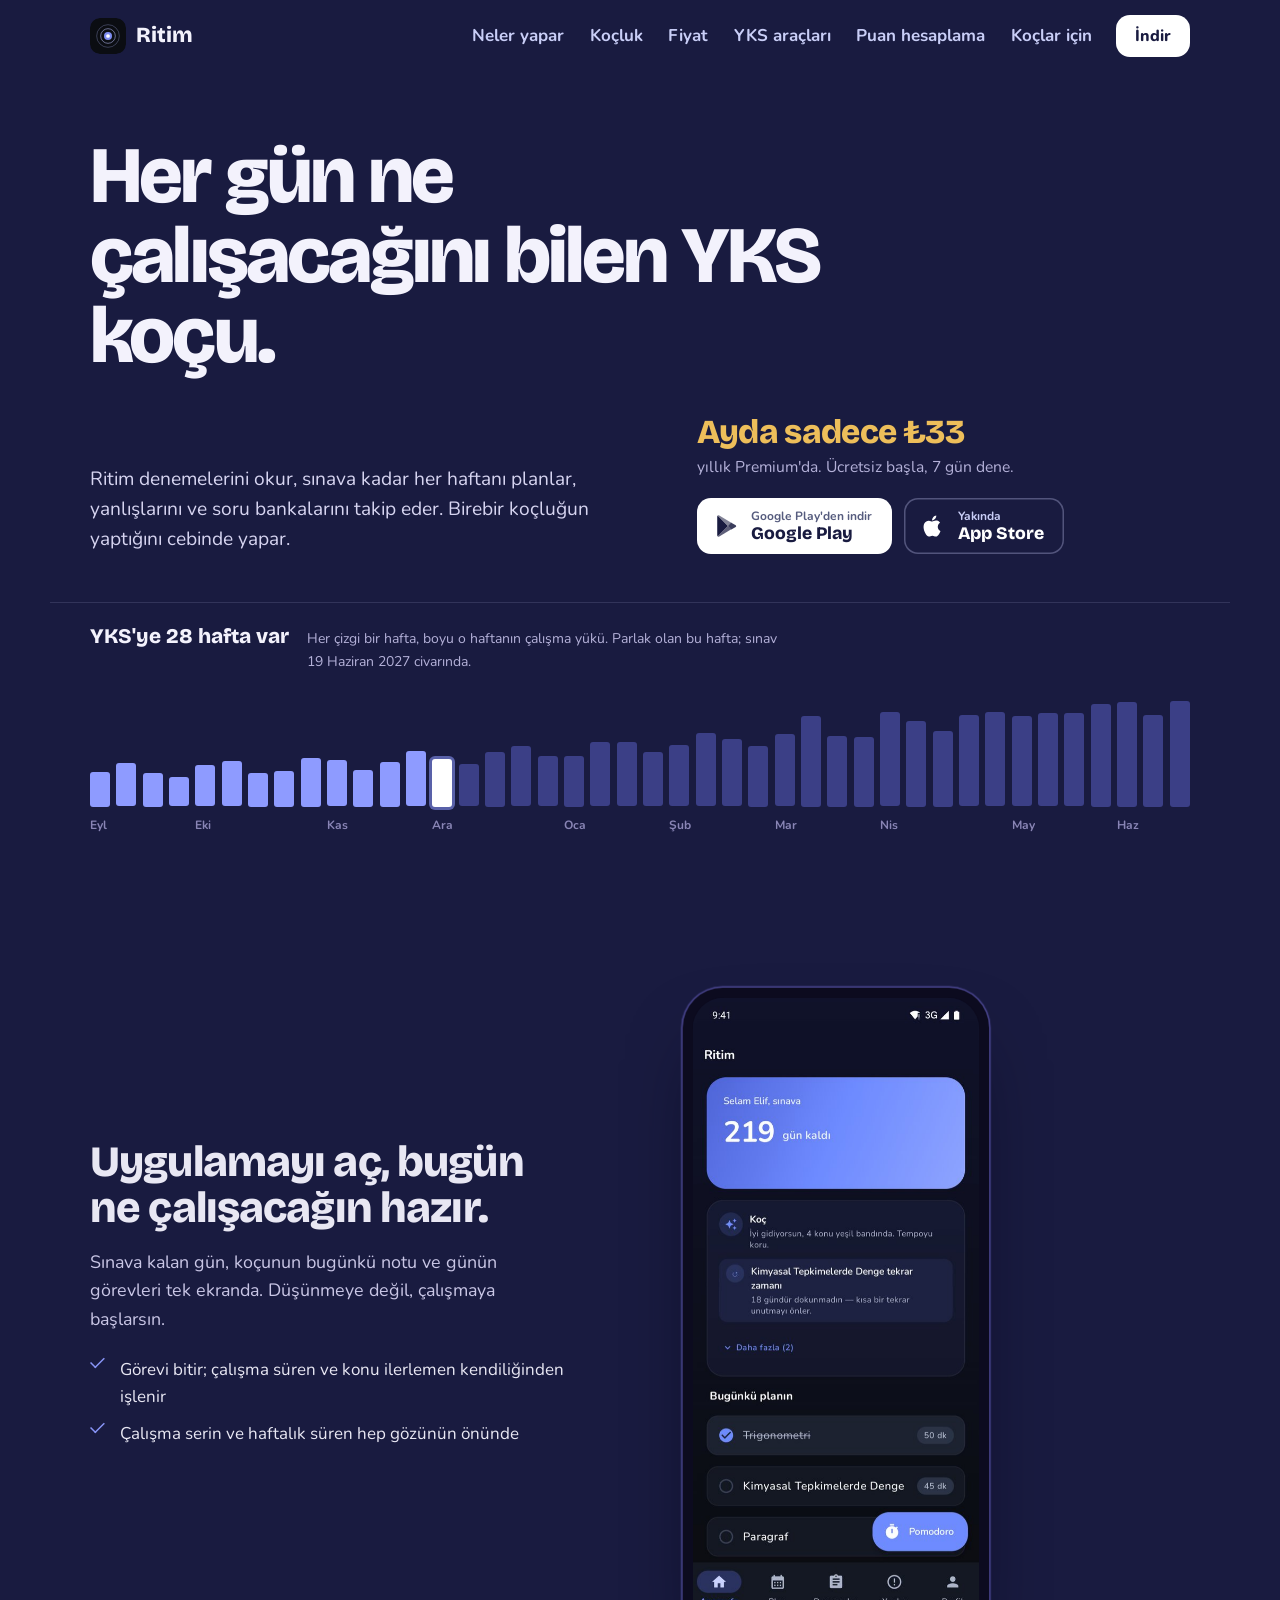
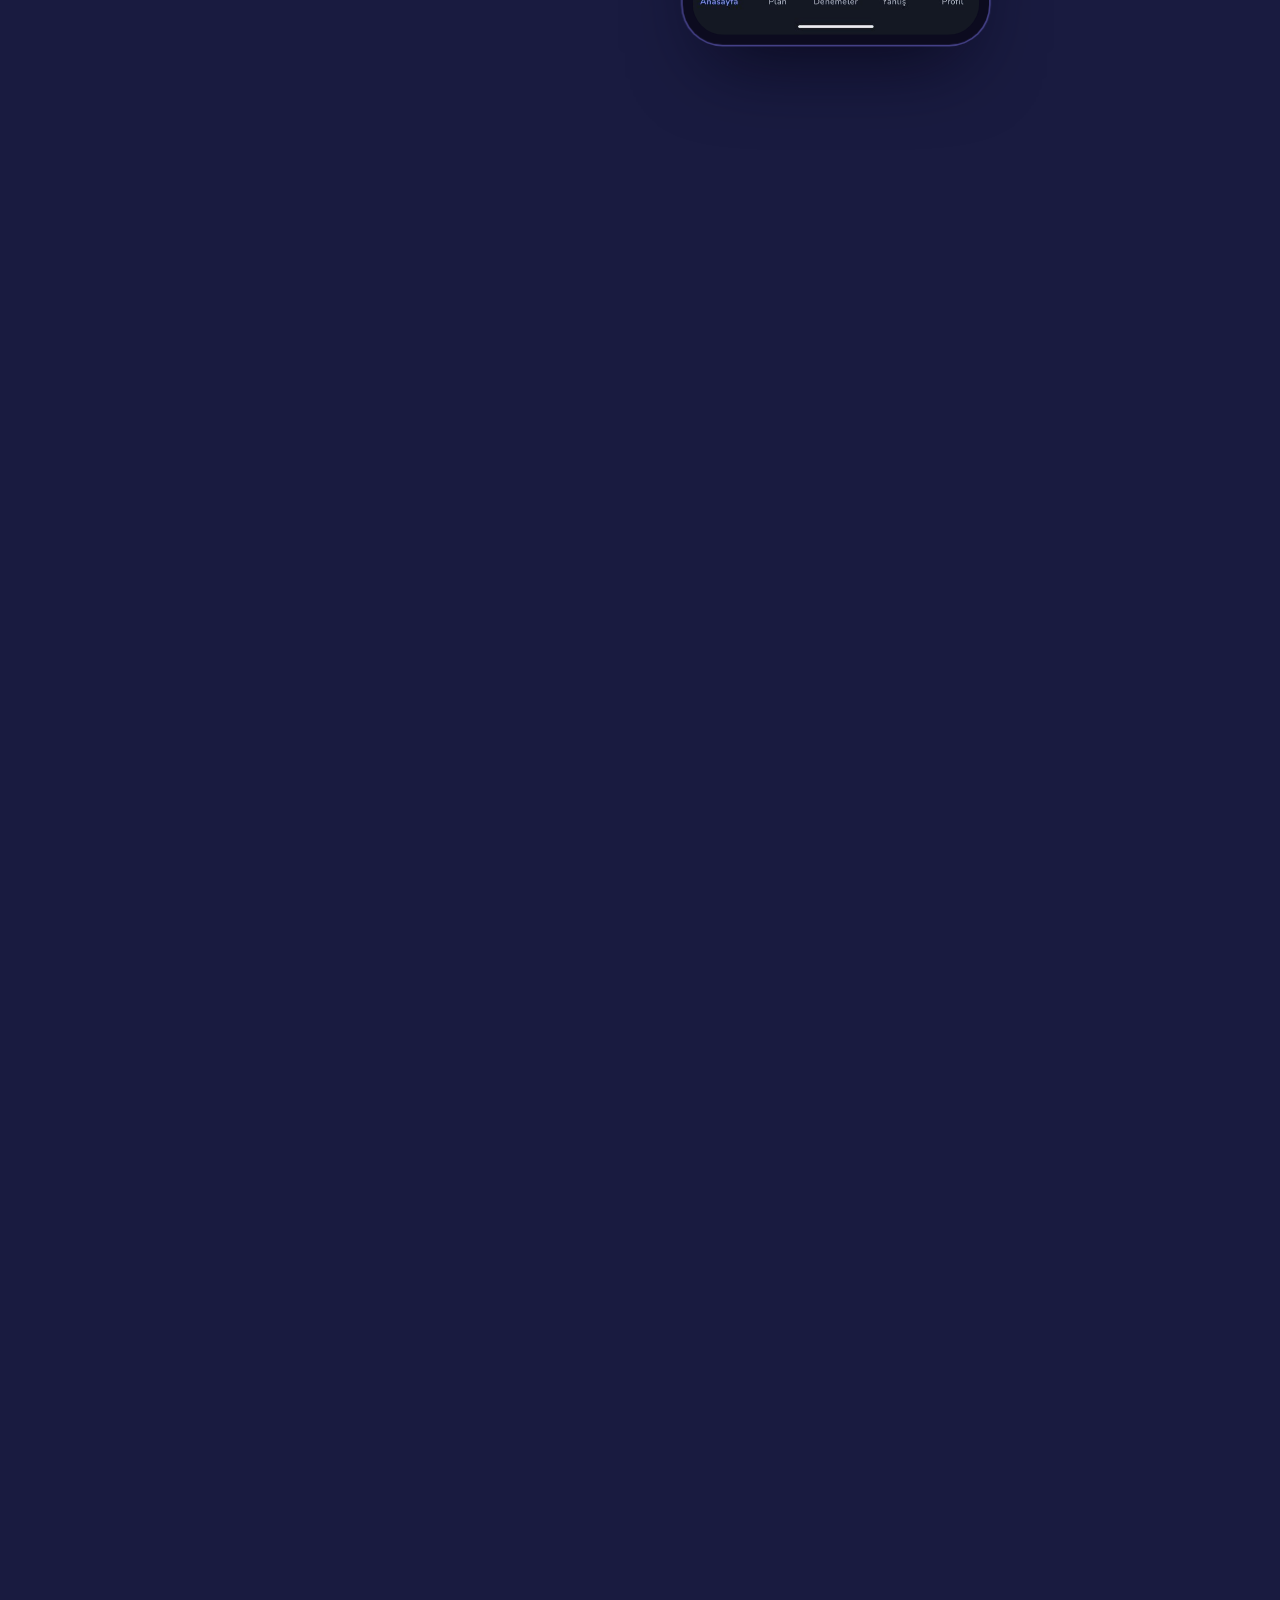
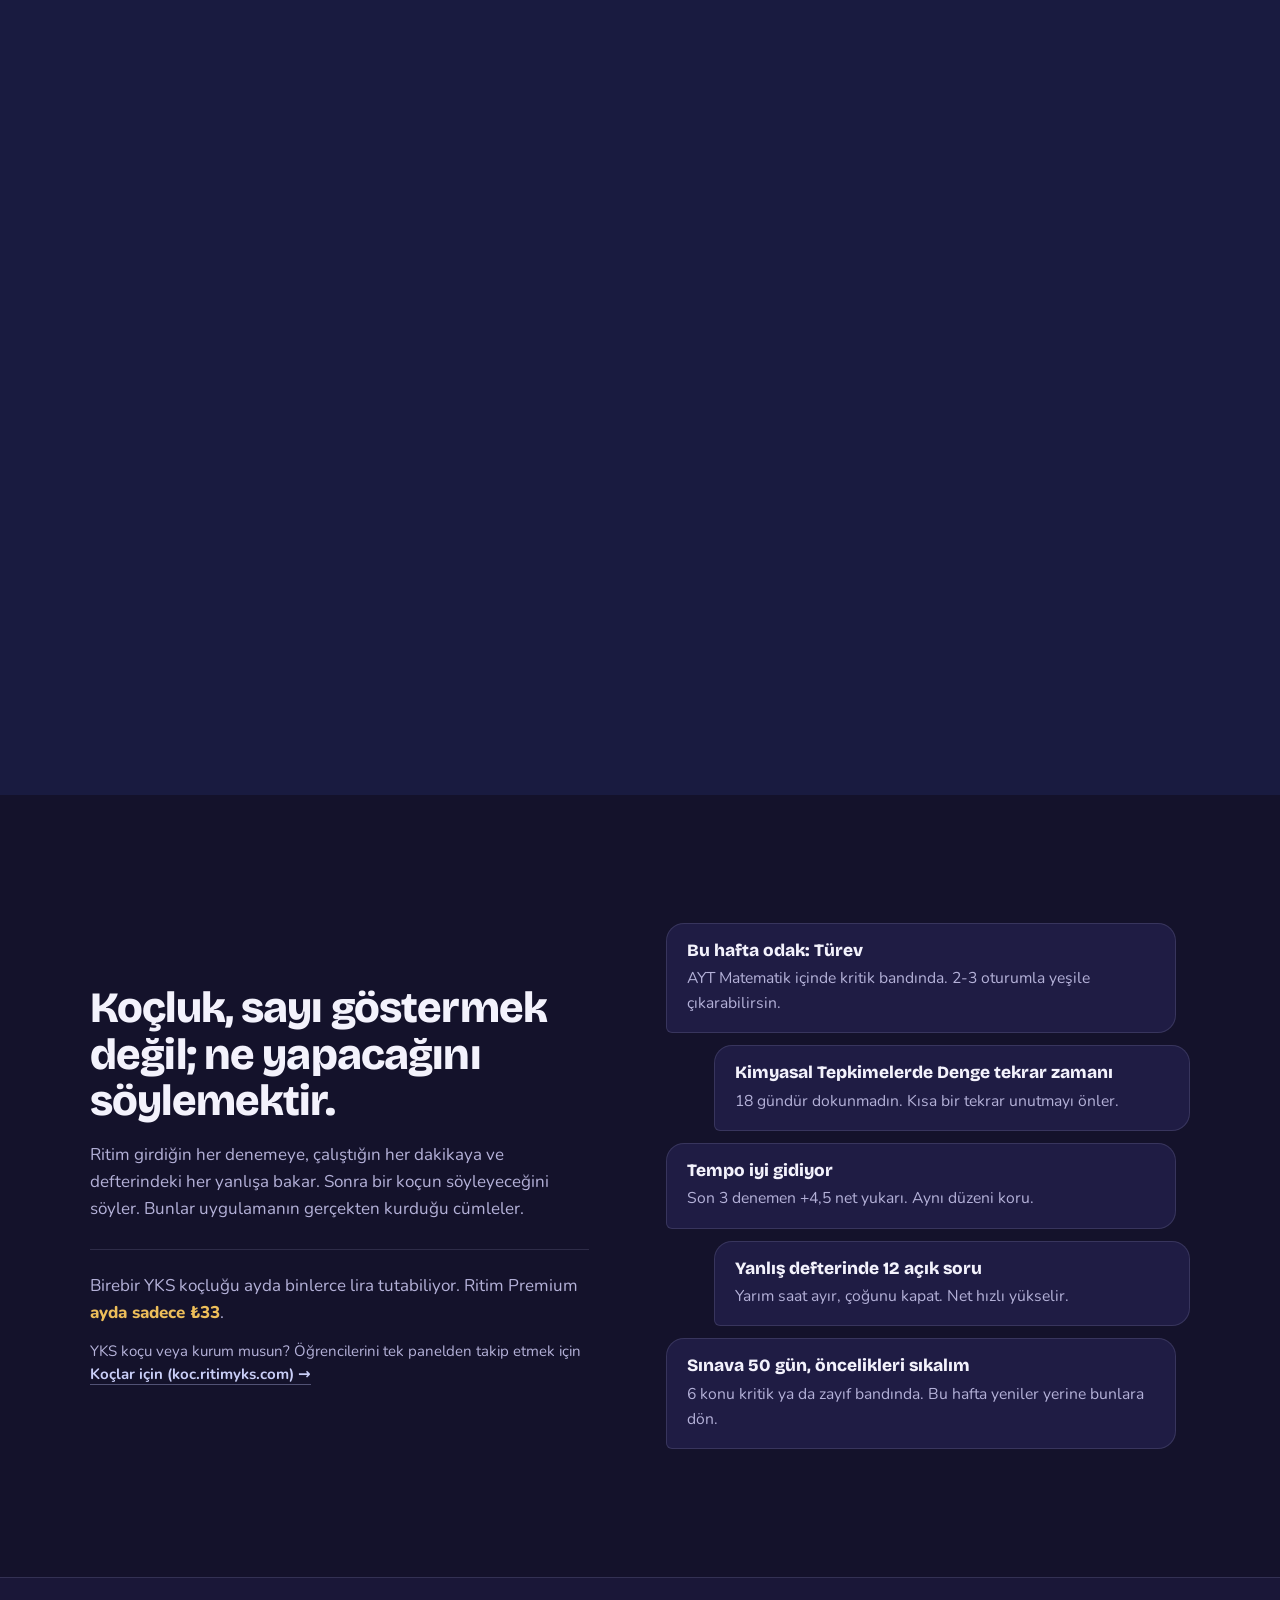
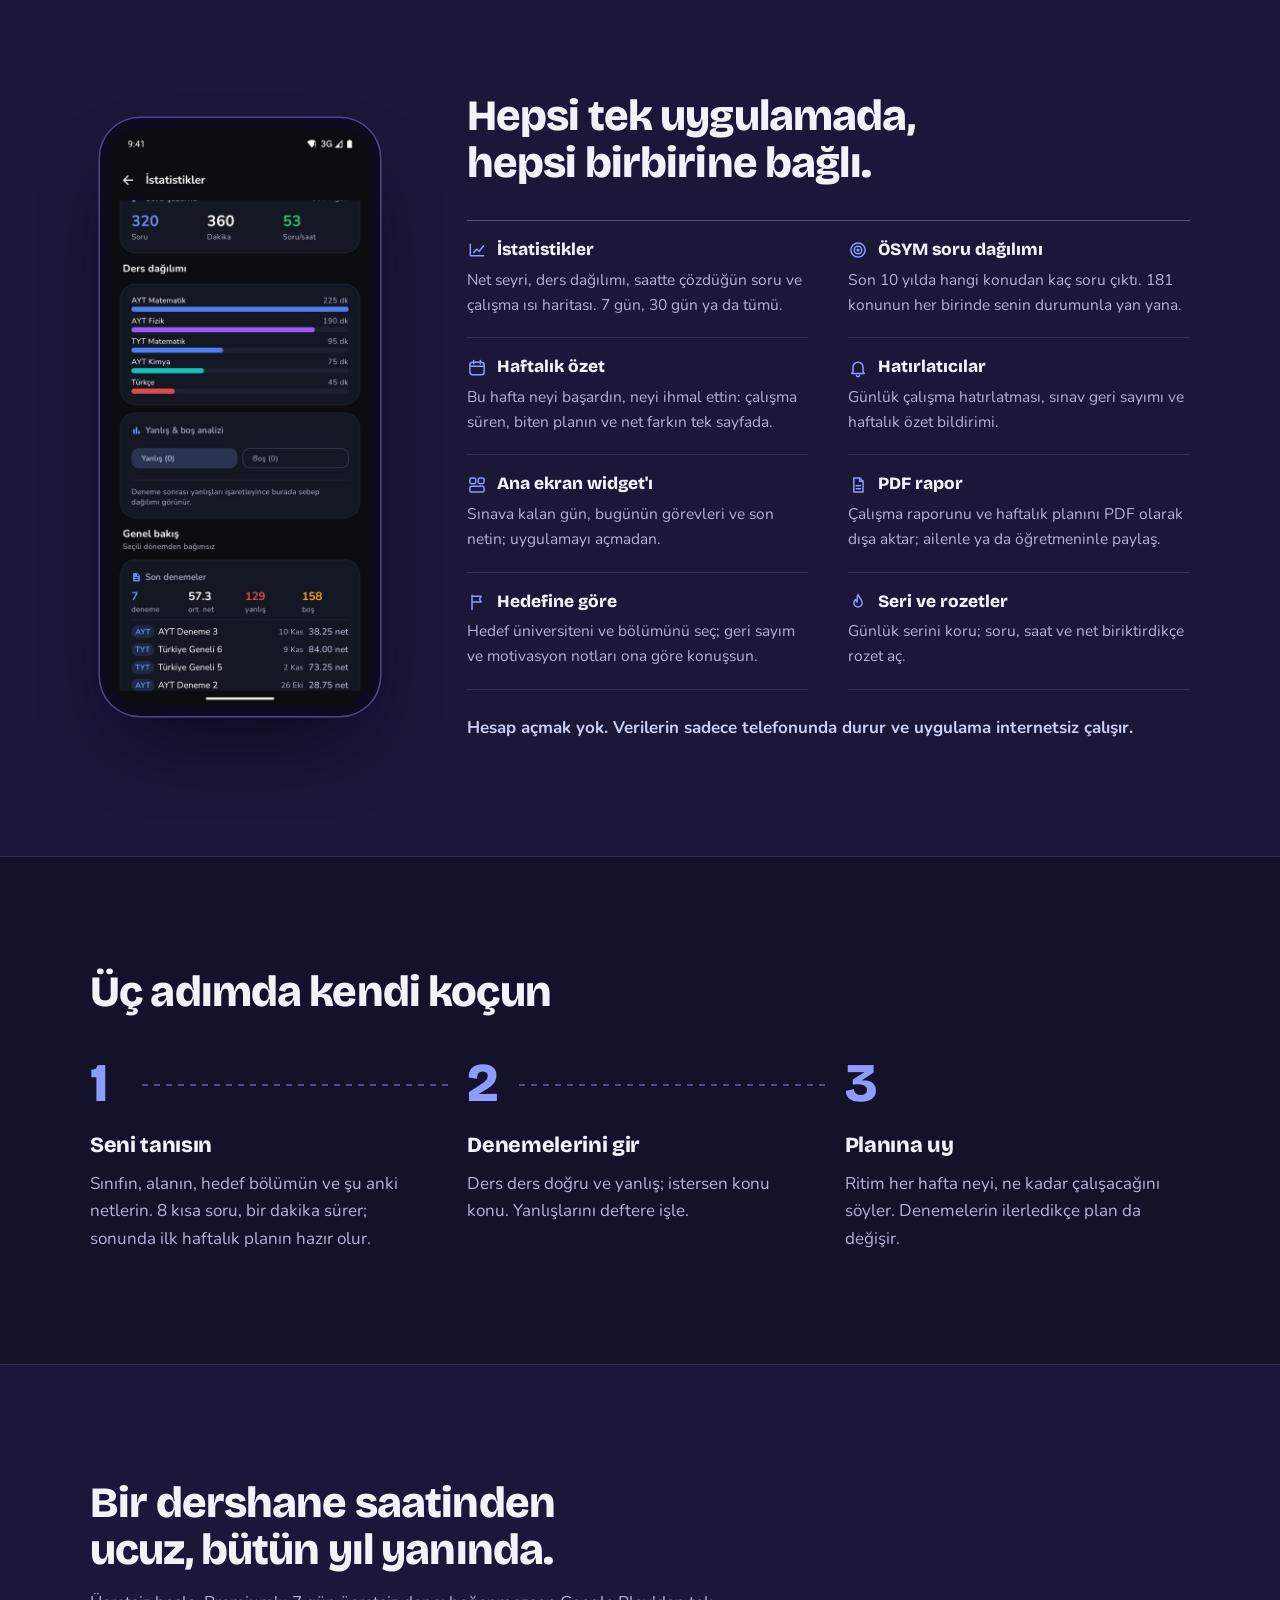
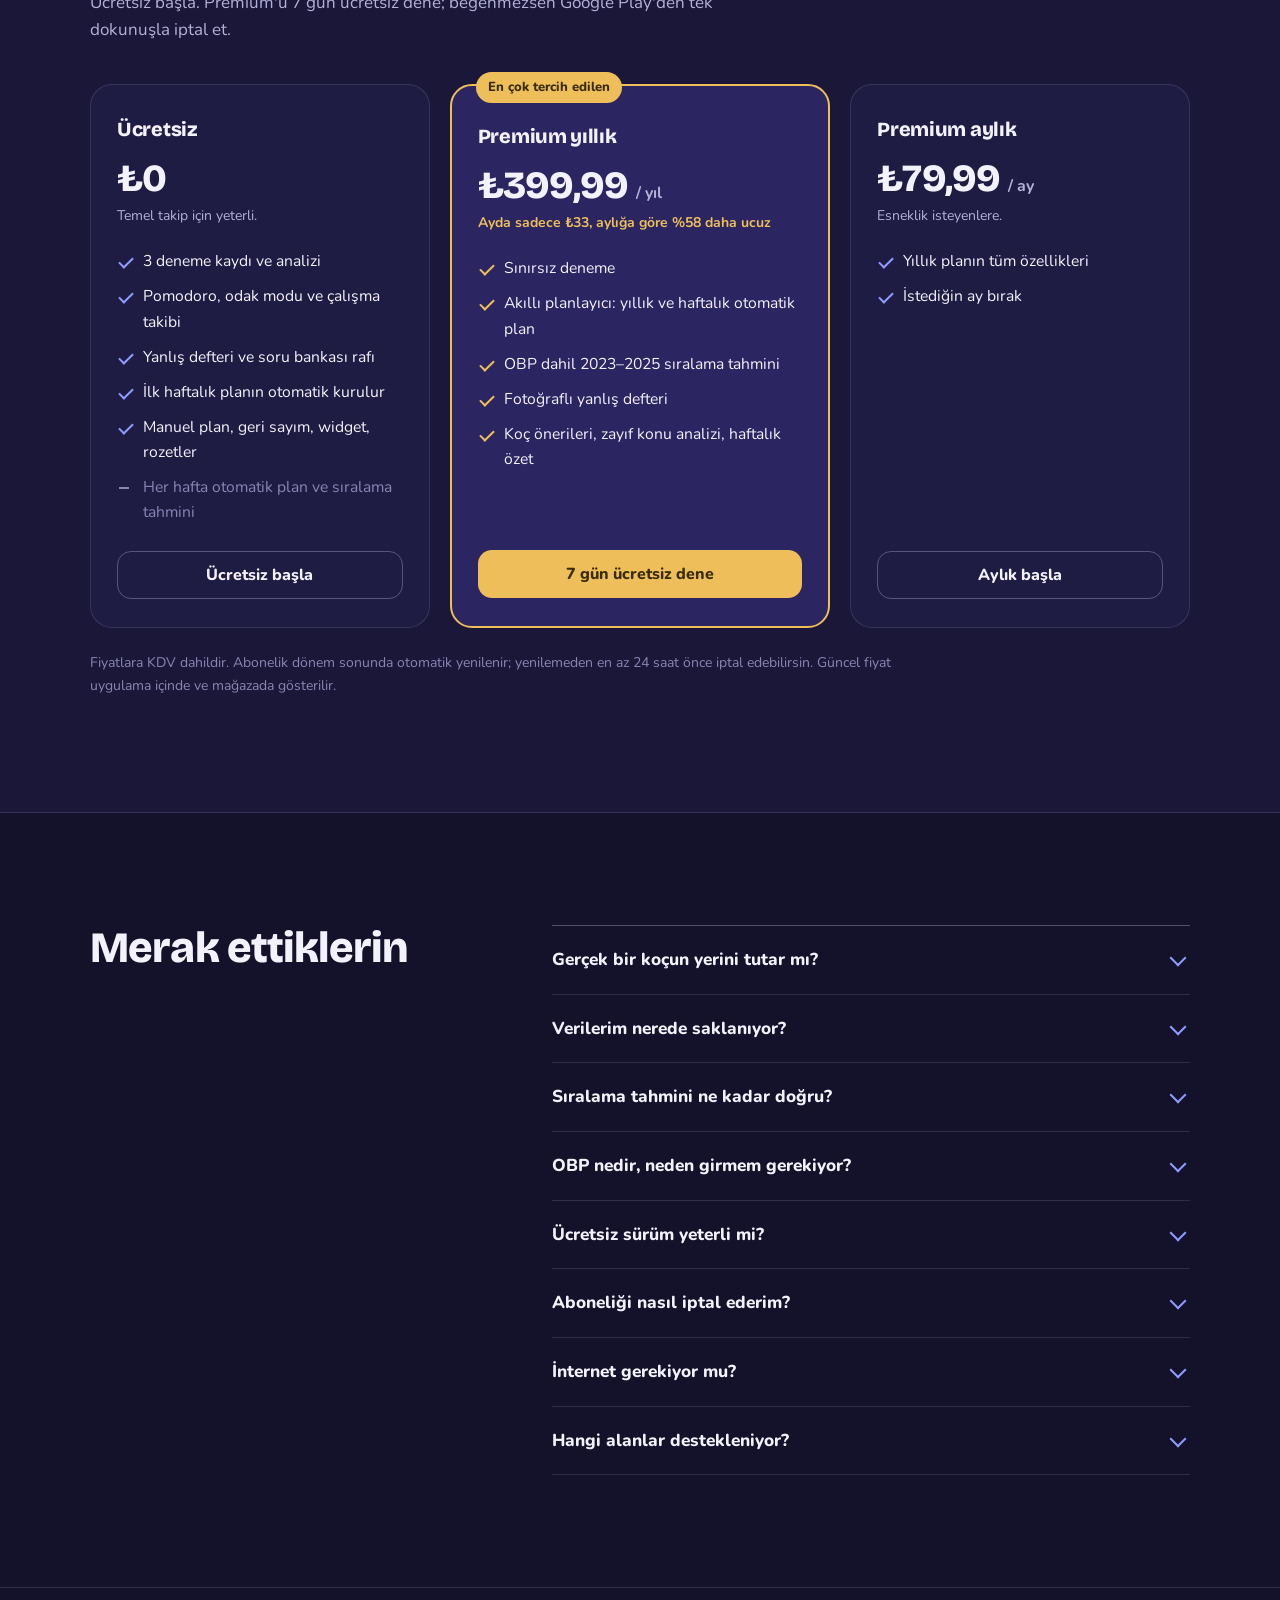
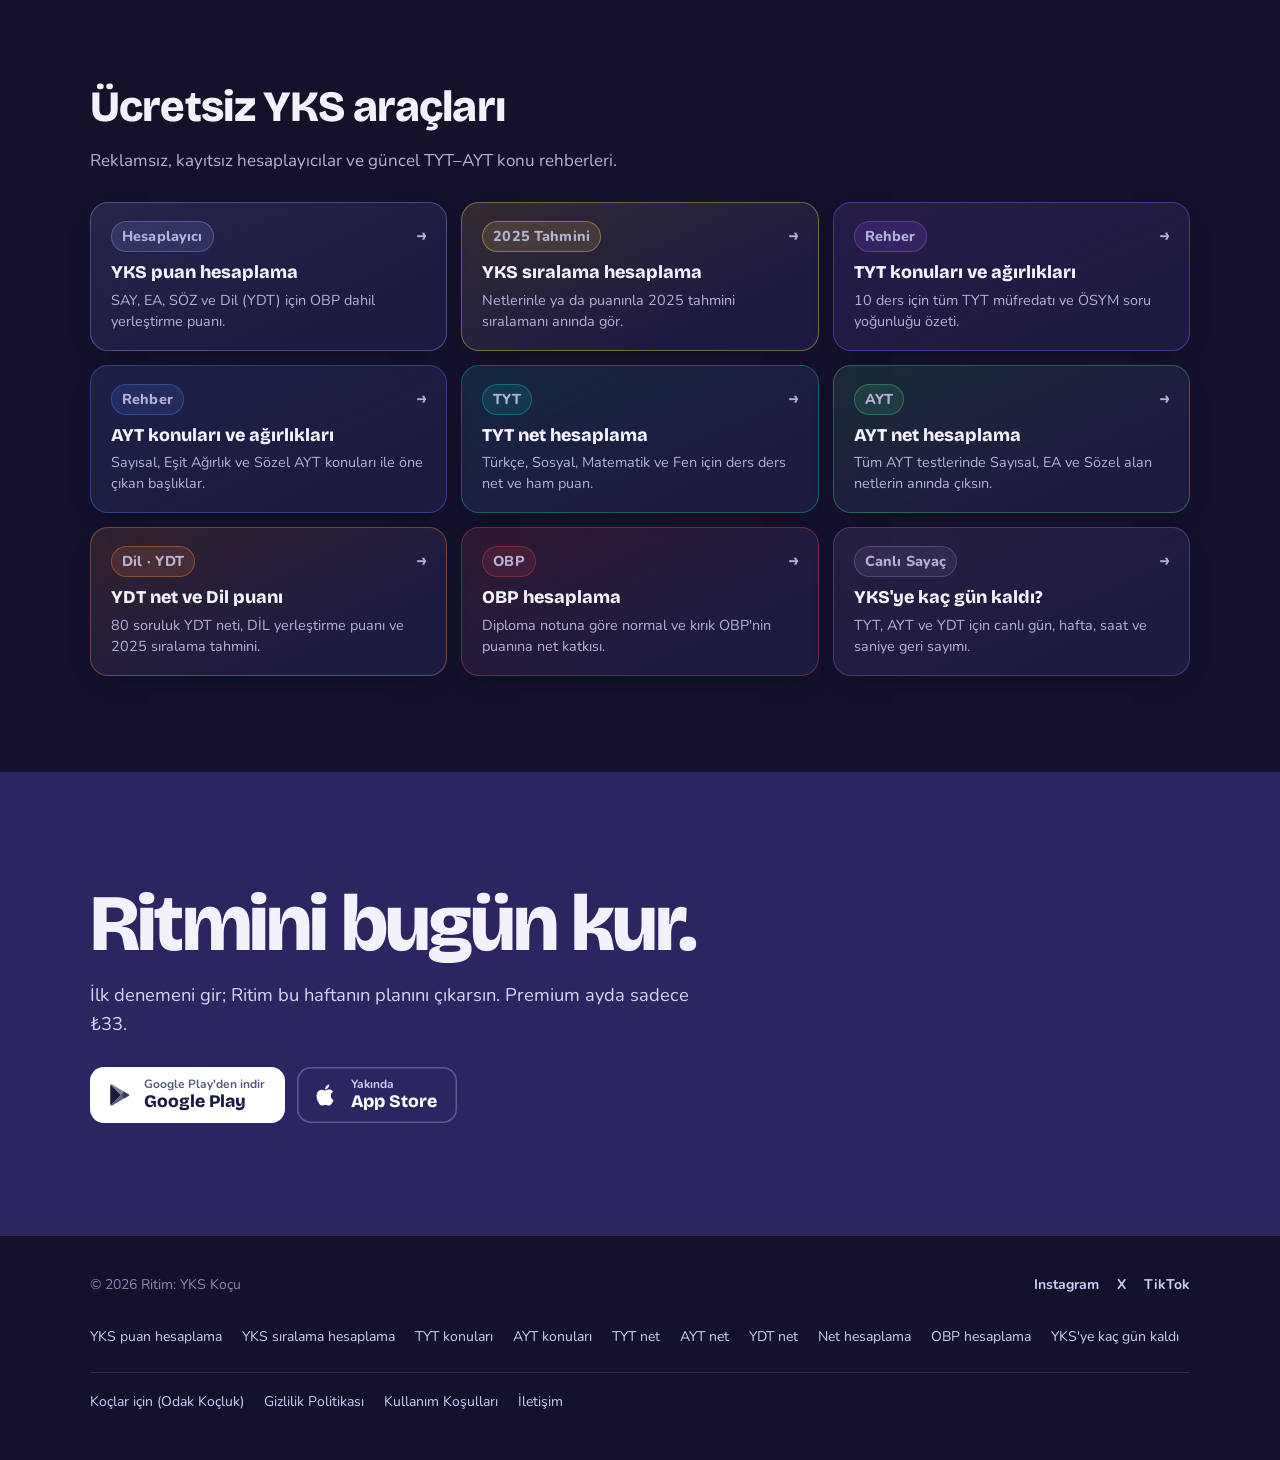
<file: index.html>
<!doctype html>
<html lang="tr">
<head>
  <meta charset="utf-8">
  <meta name="viewport" content="width=device-width, initial-scale=1">
  <title>Ritim: YKS Koçu | Deneme Analizi, Plan, Yanlış Defteri</title>
  <meta name="description" content="Kişisel YKS koçun: deneme analizi, OBP dahil sıralama tahmini, haftalık plan, yanlış defteri ve soru bankası takibi. Ücretsiz başla, Premium ayda sadece ₺33.">
  <meta name="theme-color" content="#14122B">
  <meta property="og:type" content="website">
  <meta property="og:title" content="Ritim: YKS Koçu">
  <meta property="og:site_name" content="Ritim">
  <meta property="og:description" content="Deneme analizi, yıllık ve haftalık plan, yanlış defteri, Pomodoro ve koç önerileri tek uygulamada. Ayda ₺33'ye kişisel YKS koçu.">
  <meta property="og:image" content="https://ritimyks.com/assets/img/og.jpg">
  <meta property="og:url" content="https://ritimyks.com/">
  <meta property="og:locale" content="tr_TR">
  <meta name="twitter:card" content="summary_large_image">
  <link rel="canonical" href="https://ritimyks.com/">
  <link rel="icon" href="assets/img/icon.svg" type="image/svg+xml">
  <link rel="preconnect" href="https://fonts.googleapis.com">
  <link rel="preconnect" href="https://fonts.gstatic.com" crossorigin>
  <link href="https://fonts.googleapis.com/css2?family=Bricolage+Grotesque:opsz,wght@12..96,500..800&family=Nunito:wght@400;600;700;800&display=swap" rel="stylesheet">
  <link rel="stylesheet" href="assets/style.css?v=7">
  <script type="application/ld+json">
  {
    "@context": "https://schema.org",
    "@type": "MobileApplication",
    "name": "Ritim: YKS Koçu",
    "url": "https://ritimyks.com/",
    "description": "Kişisel YKS koçu: deneme analizi, sıralama tahmini, haftalık plan, yanlış defteri ve soru bankası takibi.",
    "operatingSystem": "Android, iOS",
    "downloadUrl": "https://play.google.com/store/apps/details?id=com.suayb.ritim",
    "applicationCategory": "EducationalApplication",
    "inLanguage": "tr",
    "offers": [
      { "@type": "Offer", "price": "0", "priceCurrency": "TRY", "name": "Ücretsiz" },
      { "@type": "Offer", "price": "399.99", "priceCurrency": "TRY", "name": "Premium Yıllık" },
      { "@type": "Offer", "price": "79.99", "priceCurrency": "TRY", "name": "Premium Aylık" }
    ]
  }
  </script>
  <script type="application/ld+json">
{"@context": "https://schema.org", "@type": "WebSite", "name": "Ritim", "alternateName": "Ritim: YKS Koçu", "url": "https://ritimyks.com/", "inLanguage": "tr", "sameAs": ["https://www.instagram.com/ritimyks/", "https://x.com/ritimyks", "https://www.tiktok.com/@ritimyks"]}
  </script>
  <script type="application/ld+json">
{"@context": "https://schema.org", "@type": "FAQPage", "mainEntity": [{"@type": "Question", "name": "Gerçek bir koçun yerini tutar mı?", "acceptedAnswer": {"@type": "Answer", "text": "Bir koçun en çok vakit harcadığı işleri yapar: denemeni okur, haftanı planlar, eksik konunu ve tekrar zamanını söyler. Seninle konuşan bir insan değildir; ama ayda ₺33'e her gün yanındadır."}}, {"@type": "Question", "name": "Verilerim nerede saklanıyor?", "acceptedAnswer": {"@type": "Answer", "text": "Sadece telefonunda. Hesap açmana gerek yok; denemelerin, planın ve yanlış defterin hiçbir sunucuya gönderilmez. Android'de telefonunu değiştirirsen verilerin Google hesabının otomatik cihaz yedeğiyle yeni telefonuna taşınabilir."}}, {"@type": "Question", "name": "Sıralama tahmini ne kadar doğru?", "acceptedAnswer": {"@type": "Answer", "text": "Puanın ÖSYM'nin puan hesaplama yaklaşımıyla hesaplanır ve önceki üç yılın (2023–2025) puan-sıralama verisiyle karşılaştırılır. Bu bir tahmindir: sınavın zorluğu ve aday sayısı her yıl değişir. Yön göstermesi için tasarlandı, garanti değildir."}}, {"@type": "Question", "name": "OBP nedir, neden girmem gerekiyor?", "acceptedAnswer": {"@type": "Answer", "text": "Ortaöğretim Başarı Puanı: diploma notunun 0,6 katı (en fazla 60 puan) yerleştirme puanına eklenir. Geçen yıl bir programa yerleştiysen bu katkı yarıya düşer (kırık OBP). Diploma notunu girersen Ritim sana ham puan yerine gerçek yerleştirme puanını gösterir."}}, {"@type": "Question", "name": "Ücretsiz sürüm yeterli mi?", "acceptedAnswer": {"@type": "Answer", "text": "Takip için evet: 3 deneme, Pomodoro ve odak modu, yanlış defteri, soru bankası rafı, manuel plan ve widget ücretsiz. Sınırsız deneme, akıllı planlayıcı, sıralama tahmini ve haftalık özet Premium'da."}}, {"@type": "Question", "name": "Aboneliği nasıl iptal ederim?", "acceptedAnswer": {"@type": "Answer", "text": "Android'de Google Play'de Profil, Ödemeler ve abonelikler, Abonelikler yolunu izle. iPhone'da Ayarlar'da adına dokunup Abonelikler'e gir. İptal etsen de dönem sonuna kadar Premium devam eder."}}, {"@type": "Question", "name": "İnternet gerekiyor mu?", "acceptedAnswer": {"@type": "Answer", "text": "Hayır. Ritim tamamen çevrimdışı çalışır; internet sadece abonelik satın alırken gerekir."}}, {"@type": "Question", "name": "Hangi alanlar destekleniyor?", "acceptedAnswer": {"@type": "Answer", "text": "Sayısal, Eşit Ağırlık, Sözel ve Dil. TYT, AYT ve birleşik denemeler; 9. sınıftan mezunlara kadar."}}]}
  </script>
</head>
<body>
  <a class="skip" href="#icerik">İçeriğe geç</a>

  <svg width="0" height="0" style="position:absolute" aria-hidden="true">
    <symbol id="i-check" viewBox="0 0 24 24"><path d="M5 12.5l4.5 4.5L19 7.5"/></symbol>
    <symbol id="i-chart" viewBox="0 0 24 24"><path d="M4 19V5M4 19h16M8 15l3.5-4 3 2.5L20 7"/></symbol>
    <symbol id="i-calendar" viewBox="0 0 24 24"><rect x="3.5" y="5" width="17" height="15" rx="3"/><path d="M3.5 10h17M8 3v4M16 3v4"/></symbol>
    <symbol id="i-timer" viewBox="0 0 24 24"><circle cx="12" cy="13.5" r="7"/><path d="M12 10v4l2.5 1.5M9.5 3h5"/></symbol>
    <symbol id="i-spark" viewBox="0 0 24 24"><path d="M12 3l1.8 5.2L19 10l-5.2 1.8L12 17l-1.8-5.2L5 10l5.2-1.8z"/></symbol>
    <symbol id="i-lock" viewBox="0 0 24 24"><rect x="4.5" y="10.5" width="15" height="10" rx="2.5"/><path d="M8 10.5V7.5a4 4 0 0 1 8 0v3"/></symbol>
    <symbol id="i-widget" viewBox="0 0 24 24"><rect x="3.5" y="3.5" width="7" height="7" rx="2"/><rect x="13.5" y="3.5" width="7" height="7" rx="2"/><rect x="3.5" y="13.5" width="17" height="7" rx="2"/></symbol>
    <symbol id="i-target" viewBox="0 0 24 24"><circle cx="12" cy="12" r="8.5"/><circle cx="12" cy="12" r="4.5"/><circle cx="12" cy="12" r="1"/></symbol>
    <symbol id="i-play" viewBox="0 0 24 24"><path fill="currentColor" stroke="none" d="M4.2 2.6c-.2.2-.3.6-.3 1v16.8c0 .4.1.8.3 1l.1.1 9.4-9.4v-.2L4.3 2.5l-.1.1z"/><path fill="currentColor" stroke="none" d="M16.8 15.2l-3.1-3.1v-.2l3.1-3.1.1.1 3.7 2.1c1.1.6 1.1 1.6 0 2.2l-3.7 2.1-.1-.1z" opacity=".85"/><path fill="currentColor" stroke="none" d="M16.9 15.1L13.7 12l-9.5 9.5c.4.4.9.4 1.6.1l11.1-6.5" opacity=".7"/><path fill="currentColor" stroke="none" d="M16.9 8.9L5.8 2.4c-.7-.4-1.3-.3-1.6.1l9.5 9.5 3.2-3.1z" opacity=".55"/></symbol>
    <symbol id="i-apple" viewBox="0 0 24 24"><path fill="currentColor" stroke="none" d="M16.4 12.6c0-2.4 2-3.6 2.1-3.7-1.1-1.7-2.9-1.9-3.5-1.9-1.5-.2-2.9.9-3.7.9-.8 0-1.9-.9-3.2-.8-1.6 0-3.1 1-4 2.4-1.7 3-.4 7.4 1.2 9.8.8 1.2 1.8 2.5 3 2.4 1.2 0 1.7-.8 3.1-.8 1.5 0 1.9.8 3.2.8 1.3 0 2.2-1.2 3-2.4.9-1.4 1.3-2.7 1.3-2.8 0 0-2.5-1-2.5-3.9zM14 5.4c.7-.8 1.1-1.9 1-3-1 0-2.1.7-2.8 1.5-.6.7-1.2 1.8-1 2.9 1 .1 2.1-.6 2.8-1.4z"/></symbol>
  </svg>

  <svg width="0" height="0" style="position:absolute" aria-hidden="true">
    <symbol id="i-book" viewBox="0 0 24 24"><path d="M5 4.5h9.5a4 4 0 0 1 4 4V20H9a4 4 0 0 1-4-4V4.5z"/><path d="M5 16a3 3 0 0 1 3-3h10.5"/></symbol>
    <symbol id="i-bell" viewBox="0 0 24 24"><path d="M6 16.5V11a6 6 0 0 1 12 0v5.5l1.5 2h-15z"/><path d="M10 20.5a2 2 0 0 0 4 0"/></symbol>
    <symbol id="i-file" viewBox="0 0 24 24"><path d="M7 3.5h7l4 4V20a.5.5 0 0 1-.5.5h-10A.5.5 0 0 1 7 20z"/><path d="M14 3.5v4h4M10 13h5M10 16.5h5"/></symbol>
    <symbol id="i-flame" viewBox="0 0 24 24"><path d="M12 3c1 3.5 5 5.5 5 10a5 5 0 0 1-10 0c0-2 1-3.200 2-4 .2 1.500 1 2.500 2 3 0-3-.5-6 1-9z"/></symbol>
    <symbol id="i-flag" viewBox="0 0 24 24"><path d="M6 21V4M6 5h11l-2 3.500 2 3.500H6"/></symbol>
  </svg>

  <header class="nav">
    <div class="wrap">
      <a class="brand" href="./" aria-label="Ritim ana sayfa">
        <img src="assets/img/icon.svg" width="36" height="36" alt="">
        <span>Ritim</span>
      </a>
      <nav class="nav-links" aria-label="Sayfa bölümleri">
        <a href="#ozellikler">Neler yapar</a>
        <a href="#kocluk">Koçluk</a>
        <a href="#fiyat">Fiyat</a>
        <a href="#araclar">YKS araçları</a>
        <a href="puan-hesaplama/">Puan hesaplama</a>
        <a href="https://koc.ritimyks.com" target="_blank" rel="noopener">Koçlar için</a>
      </nav>
      <a class="btn btn-light nav-cta" href="#indir">İndir</a>
    </div>
  </header>

  <main id="icerik">
    <section class="hero" aria-labelledby="hero-title">
      <div class="wrap">
        <h1 id="hero-title">Her gün ne çalışacağını bilen YKS koçu.</h1>
        <div class="hero-row">
          <p class="lead">Ritim denemelerini okur, sınava kadar her haftanı planlar, yanlışlarını ve soru bankalarını takip eder. Birebir koçluğun yaptığını cebinde yapar.</p>
          <div class="hero-cta" id="indir">
            <p class="price-line"><b>Ayda sadece ₺33</b><span>yıllık Premium'da. Ücretsiz başla, 7 gün dene.</span></p>
            <div class="stores">
              <a class="store" href="#" data-store="play">
                <svg aria-hidden="true"><use href="#i-play"/></svg>
                <span><small>Google Play'den indir</small><strong>Google Play</strong></span>
              </a>
              <a class="store" href="#" data-store="appstore">
                <svg aria-hidden="true"><use href="#i-apple"/></svg>
                <span><small>App Store'dan indir</small><strong>App Store</strong></span>
              </a>
            </div>
          </div>
        </div>
      </div>

      <figure class="rhythm wrap" id="ritim">
        <figcaption>
          <strong id="rhythm-title">Sınava kadarki ritmin</strong>
          <span id="rhythm-note">Her çizgi bir hafta. Boyu, o haftanın çalışma yükü.</span>
        </figcaption>
        <div class="bars" id="bars" role="img" aria-labelledby="rhythm-title rhythm-note"></div>
        <div class="months" id="months" aria-hidden="true"></div>
      </figure>
    </section>

    <!-- Sahne: telefon kaydırmaya bağlı olarak büyür, yerine oturur; ekranı ve zemin rengi sahne sahne değişir. -->
    <section class="stage" id="ozellikler" aria-label="Ritim neler yapar">
      <div class="pin">
        <div class="captions">
          <article class="caption">
            <h2>Uygulamayı aç, bugün ne çalışacağın hazır.</h2>
            <p>Sınava kalan gün, koçunun bugünkü notu ve günün görevleri tek ekranda. Düşünmeye değil, çalışmaya başlarsın.</p>
            <ul class="checks">
              <li>Görevi bitir; çalışma süren ve konu ilerlemen kendiliğinden işlenir</li>
              <li>Çalışma serin ve haftalık süren hep gözünün önünde</li>
            </ul>
          </article>
          <article class="caption">
            <h2>Akıllı planlayıcı, sınava kadar her haftanı kurar.</h2>
            <p>Denemelerindeki eksiklerine ve ÖSYM'nin sık sorduğu konulara bakar, kalan haftalara sana özel bir rota çizer.</p>
            <ul class="checks">
              <li>Öncelikli derslerini ve haftada kaç deneme çözeceğini sen seçersin</li>
              <li>Son 4 hafta kendiliğinden deneme ve genel tekrar ağırlıklı olur</li>
              <li>Haftalık planı tek dokunuşla yeniden kurar, PDF olarak paylaşırsın</li>
            </ul>
          </article>
          <article class="caption">
            <h2>Denemeyi gir, gerçek puanını ve sıralamanı gör.</h2>
            <p>Ders ders doğru ve yanlışını gir. Netin, diploma notunla birlikte yerleştirme puanın ve tahmini sıralaman anında çıkar.</p>
            <ul class="checks">
              <li>OBP ve kırık OBP dahil yerleştirme puanı</li>
              <li>"Bu puanı 2023, 2024, 2025'te yapsaydın" sıralama tahmini</li>
              <li>Her denemeye özel koç yorumu</li>
            </ul>
          </article>
          <article class="caption">
            <h2>Aynı yanlışı ikinci kez yapma.</h2>
            <p>Deneme biter bitmez yanlışlarını ve boşlarını konu ve sebebiyle işaretle. Yanlış defterin kendiliğinden dolar.</p>
            <ul class="checks">
              <li>Sebep etiketleri: dikkatsizlik, yanlış anlama, strateji, süre</li>
              <li>Soru fotoğrafı ve kendi notun</li>
              <li>En çok yanlış yaptığın ve boş bıraktığın konular listelenir</li>
            </ul>
          </article>
          <article class="caption">
            <h2>Soru bankalarını rafa diz, sayfa sayfa takip et.</h2>
            <p>Elindeki bütün kitapları ekle, bitirdiğin sayfaları işaretle. Hangi kitabın neresinde olduğunu ve toplam ilerlemeni tek bakışta görürsün.</p>
            <ul class="checks">
              <li>Kitap başına ilerleme çubuğu ve biten kitaplar</li>
              <li>Ders ve TYT/AYT ayrımıyla düzenli bir raf</li>
            </ul>
          </article>
          <article class="caption">
            <h2>Telefonu ters çevir, odak başlasın.</h2>
            <p>Odak modunda telefonu masaya yüzü kapalı bırakırsın. Kaldırırsan uyarır; 7 saniye içinde geri çevirmezsen oturum durur.</p>
            <ul class="checks">
              <li>Pomodoro: konu, soru ya da deneme oturumu</li>
              <li>Biten her tur seçtiğin konuya ve soru sayına işlenir</li>
            </ul>
          </article>
        </div>

        <div class="device" id="device" aria-hidden="true">
          <div class="phone">
            <div class="screens">
              <img src="assets/img/home.jpg" width="540" height="1200" alt="Ritim ana sayfa: sınava kalan gün, koç önerisi ve bugünün planı" decoding="async">
              <img src="assets/img/plan.jpg" width="540" height="1200" alt="Ritim haftalık YKS çalışma planı" decoding="async">
              <img src="assets/img/analysis.jpg" width="540" height="1200" alt="Ritim deneme analizi: yerleştirme puanı ve sıralama tahmini" decoding="async">
              <img src="assets/img/mistakes.jpg" width="540" height="1200" alt="Ritim yanlış defteri" decoding="async">
              <img src="assets/img/shelf.jpg" width="540" height="1200" alt="Ritim soru bankası rafı: kitap ilerleme takibi" decoding="async">
              <img src="assets/img/pomodoro.jpg" width="540" height="1200" alt="Ritim Pomodoro odak modu" decoding="async">
            </div>
          </div>
        </div>

        <ol class="rail" aria-hidden="true">
          <li>Bugün</li><li>Plan</li><li>Deneme</li><li>Yanlışlar</li><li>Kitaplık</li><li>Odak</li>
        </ol>
      </div>
    </section>

    <section class="coach" id="kocluk" aria-labelledby="coach-title">
      <div class="wrap coach-grid">
        <div class="coach-copy">
          <h2 id="coach-title" class="section-title">Koçluk, sayı göstermek değil; ne yapacağını söylemektir.</h2>
          <p class="section-sub">Ritim girdiğin her denemeye, çalıştığın her dakikaya ve defterindeki her yanlışa bakar. Sonra bir koçun söyleyeceğini söyler. Bunlar uygulamanın gerçekten kurduğu cümleler.</p>
          <p class="coach-price">Birebir YKS koçluğu ayda binlerce lira tutabiliyor. Ritim Premium <b>ayda sadece ₺33</b>.</p>
          <p class="coach-b2b">YKS koçu veya kurum musun? Öğrencilerini tek panelden takip etmek için <a href="https://koc.ritimyks.com" target="_blank" rel="noopener">Koçlar için (koc.ritimyks.com) →</a></p>
        </div>
        <ul class="notes">
          <li><b>Bu hafta odak: Türev</b><span>AYT Matematik içinde kritik bandında. 2-3 oturumla yeşile çıkarabilirsin.</span></li>
          <li><b>Kimyasal Tepkimelerde Denge tekrar zamanı</b><span>18 gündür dokunmadın. Kısa bir tekrar unutmayı önler.</span></li>
          <li><b>Tempo iyi gidiyor</b><span>Son 3 denemen +4,5 net yukarı. Aynı düzeni koru.</span></li>
          <li><b>Yanlış defterinde 12 açık soru</b><span>Yarım saat ayır, çoğunu kapat. Net hızlı yükselir.</span></li>
          <li><b>Sınava 50 gün, öncelikleri sıkalım</b><span>6 konu kritik ya da zayıf bandında. Bu hafta yeniler yerine bunlara dön.</span></li>
        </ul>
      </div>
    </section>

    <section class="more" aria-labelledby="more-title">
      <div class="wrap more-grid">
        <div class="more-phone"><div class="phone"><img src="assets/img/stats.jpg" width="540" height="1200" alt="İstatistikler: soru çözümü, ders dağılımı ve son denemeler" loading="lazy"></div></div>
        <div>
          <h2 id="more-title" class="section-title">Hepsi tek uygulamada, hepsi birbirine bağlı.</h2>
          <dl class="extras">
            <div><dt><svg aria-hidden="true"><use href="#i-chart"/></svg>İstatistikler</dt><dd>Net seyri, ders dağılımı, saatte çözdüğün soru ve çalışma ısı haritası. 7 gün, 30 gün ya da tümü.</dd></div>
            <div><dt><svg aria-hidden="true"><use href="#i-target"/></svg>ÖSYM soru dağılımı</dt><dd>Son 10 yılda hangi konudan kaç soru çıktı. 181 konunun her birinde senin durumunla yan yana.</dd></div>
            <div><dt><svg aria-hidden="true"><use href="#i-calendar"/></svg>Haftalık özet</dt><dd>Bu hafta neyi başardın, neyi ihmal ettin: çalışma süren, biten planın ve net farkın tek sayfada.</dd></div>
            <div><dt><svg aria-hidden="true"><use href="#i-bell"/></svg>Hatırlatıcılar</dt><dd>Günlük çalışma hatırlatması, sınav geri sayımı ve haftalık özet bildirimi.</dd></div>
            <div><dt><svg aria-hidden="true"><use href="#i-widget"/></svg>Ana ekran widget'ı</dt><dd>Sınava kalan gün, bugünün görevleri ve son netin; uygulamayı açmadan.</dd></div>
            <div><dt><svg aria-hidden="true"><use href="#i-file"/></svg>PDF rapor</dt><dd>Çalışma raporunu ve haftalık planını PDF olarak dışa aktar; ailenle ya da öğretmeninle paylaş.</dd></div>
            <div><dt><svg aria-hidden="true"><use href="#i-flag"/></svg>Hedefine göre</dt><dd>Hedef üniversiteni ve bölümünü seç; geri sayım ve motivasyon notları ona göre konuşsun.</dd></div>
            <div><dt><svg aria-hidden="true"><use href="#i-flame"/></svg>Seri ve rozetler</dt><dd>Günlük serini koru; soru, saat ve net biriktirdikçe rozet aç.</dd></div>
          </dl>
          <p class="more-note">Hesap açmak yok. Verilerin sadece telefonunda durur ve uygulama internetsiz çalışır.</p>
        </div>
      </div>
    </section>

    <section id="nasil" class="how" aria-labelledby="nasil-title">
      <div class="wrap">
        <h2 id="nasil-title" class="section-title">Üç adımda kendi koçun</h2>
        <ol class="steps">
          <li><h3>Seni tanısın</h3><p>Sınıfın, alanın, hedef bölümün ve şu anki netlerin. 8 kısa soru, bir dakika sürer; sonunda ilk haftalık planın hazır olur.</p></li>
          <li><h3>Denemelerini gir</h3><p>Ders ders doğru ve yanlış; istersen konu konu. Yanlışlarını deftere işle.</p></li>
          <li><h3>Planına uy</h3><p>Ritim her hafta neyi, ne kadar çalışacağını söyler. Denemelerin ilerledikçe plan da değişir.</p></li>
        </ol>
      </div>
    </section>

    <section id="fiyat" class="pricing" aria-labelledby="fiyat-title">
      <div class="wrap">
        <h2 id="fiyat-title" class="section-title">Bir dershane saatinden ucuz, bütün yıl yanında.</h2>
        <p class="section-sub">Ücretsiz başla. Premium'u 7 gün ücretsiz dene; beğenmezsen Google Play'den tek dokunuşla iptal et.</p>
        <div class="plans">
          <article class="plan">
            <h3>Ücretsiz</h3>
            <p class="price">₺0</p>
            <p class="per">Temel takip için yeterli.</p>
            <ul>
              <li>3 deneme kaydı ve analizi</li>
              <li>Pomodoro, odak modu ve çalışma takibi</li>
              <li>Yanlış defteri ve soru bankası rafı</li>
              <li>İlk haftalık planın otomatik kurulur</li>
              <li>Manuel plan, geri sayım, widget, rozetler</li>
              <li class="off">Her hafta otomatik plan ve sıralama tahmini</li>
            </ul>
            <a class="btn btn-ghost" href="#hemen-indir">Ücretsiz başla</a>
          </article>

          <article class="plan featured">
            <p class="badge">En çok tercih edilen</p>
            <h3>Premium yıllık</h3>
            <p class="price">₺399,99 <small>/ yıl</small></p>
            <p class="per">Ayda sadece ₺33, aylığa göre %58 daha ucuz</p>
            <ul>
              <li>Sınırsız deneme</li>
              <li>Akıllı planlayıcı: yıllık ve haftalık otomatik plan</li>
              <li>OBP dahil 2023–2025 sıralama tahmini</li>
              <li>Fotoğraflı yanlış defteri</li>
              <li>Koç önerileri, zayıf konu analizi, haftalık özet</li>
            </ul>
            <a class="btn btn-gold" href="#hemen-indir">7 gün ücretsiz dene</a>
          </article>

          <article class="plan">
            <h3>Premium aylık</h3>
            <p class="price">₺79,99 <small>/ ay</small></p>
            <p class="per">Esneklik isteyenlere.</p>
            <ul>
              <li>Yıllık planın tüm özellikleri</li>
              <li>İstediğin ay bırak</li>
            </ul>
            <a class="btn btn-ghost" href="#hemen-indir">Aylık başla</a>
          </article>
        </div>
        <p class="fineprint">Fiyatlara KDV dahildir. Abonelik dönem sonunda otomatik yenilenir; yenilemeden en az 24 saat önce iptal edebilirsin. Güncel fiyat uygulama içinde ve mağazada gösterilir.</p>
      </div>
    </section>

    <section id="sss" class="faq-section" aria-labelledby="sss-title">
      <div class="wrap faq-grid">
        <h2 id="sss-title" class="section-title">Merak ettiklerin</h2>
        <div class="faq">
          <details>
            <summary>Gerçek bir koçun yerini tutar mı?</summary>
            <p>Bir koçun en çok vakit harcadığı işleri yapar: denemeni okur, haftanı planlar, eksik konunu ve tekrar zamanını söyler. Seninle konuşan bir insan değildir; ama ayda ₺33'e her gün yanındadır.</p>
          </details>
          <details>
            <summary>Verilerim nerede saklanıyor?</summary>
            <p>Sadece telefonunda. Hesap açmana gerek yok; denemelerin, planın ve yanlış defterin hiçbir sunucuya gönderilmez. Android'de telefonunu değiştirirsen verilerin Google hesabının otomatik cihaz yedeğiyle yeni telefonuna taşınabilir.</p>
          </details>
          <details>
            <summary>Sıralama tahmini ne kadar doğru?</summary>
            <p>Puanın ÖSYM'nin puan hesaplama yaklaşımıyla hesaplanır ve önceki üç yılın (2023–2025) puan-sıralama verisiyle karşılaştırılır. Bu bir tahmindir: sınavın zorluğu ve aday sayısı her yıl değişir. Yön göstermesi için tasarlandı, garanti değildir.</p>
          </details>
          <details>
            <summary>OBP nedir, neden girmem gerekiyor?</summary>
            <p>Ortaöğretim Başarı Puanı: diploma notunun 0,6 katı (en fazla 60 puan) yerleştirme puanına eklenir. Geçen yıl bir programa yerleştiysen bu katkı yarıya düşer (kırık OBP). Diploma notunu girersen Ritim sana ham puan yerine gerçek yerleştirme puanını gösterir.</p>
          </details>
          <details>
            <summary>Ücretsiz sürüm yeterli mi?</summary>
            <p>Takip için evet: 3 deneme, Pomodoro ve odak modu, yanlış defteri, soru bankası rafı, manuel plan ve widget ücretsiz. Sınırsız deneme, akıllı planlayıcı, sıralama tahmini ve haftalık özet Premium'da.</p>
          </details>
          <details>
            <summary>Aboneliği nasıl iptal ederim?</summary>
            <p>Android'de Google Play'de Profil, Ödemeler ve abonelikler, Abonelikler yolunu izle. iPhone'da Ayarlar'da adına dokunup Abonelikler'e gir. İptal etsen de dönem sonuna kadar Premium devam eder.</p>
          </details>
          <details>
            <summary>İnternet gerekiyor mu?</summary>
            <p>Hayır. Ritim tamamen çevrimdışı çalışır; internet sadece abonelik satın alırken gerekir.</p>
          </details>
          <details>
            <summary>Hangi alanlar destekleniyor?</summary>
            <p>Sayısal, Eşit Ağırlık, Sözel ve Dil. TYT, AYT ve birleşik denemeler; 9. sınıftan mezunlara kadar.</p>
          </details>
        </div>
      </div>
    </section>

    <section id="araclar" class="tools-hub" aria-labelledby="araclar-title">
      <div class="wrap">
        <h2 id="araclar-title" class="section-title">Ücretsiz YKS araçları</h2>
        <p class="section-sub">Reklamsız, kayıtsız hesaplayıcılar ve güncel TYT–AYT konu rehberleri.</p>
        <div class="tools-grid">
          <a class="tool-btn t-peri" href="puan-hesaplama/">
            <div class="tool-btn-head"><span class="tool-tag">Hesaplayıcı</span><span class="tool-arrow" aria-hidden="true">→</span></div>
            <b>YKS puan hesaplama</b>
            <span>SAY, EA, SÖZ ve Dil (YDT) için OBP dahil yerleştirme puanı.</span>
          </a>
          <a class="tool-btn t-gold" href="yks-siralama-hesaplama/">
            <div class="tool-btn-head"><span class="tool-tag">2025 Tahmini</span><span class="tool-arrow" aria-hidden="true">→</span></div>
            <b>YKS sıralama hesaplama</b>
            <span>Netlerinle ya da puanınla 2025 tahmini sıralamanı anında gör.</span>
          </a>
          <a class="tool-btn t-violet" href="tyt-konulari-soru-dagilimi/">
            <div class="tool-btn-head"><span class="tool-tag">Rehber</span><span class="tool-arrow" aria-hidden="true">→</span></div>
            <b>TYT konuları ve ağırlıkları</b>
            <span>10 ders için tüm TYT müfredatı ve ÖSYM soru yoğunluğu özeti.</span>
          </a>
          <a class="tool-btn t-blue" href="ayt-konulari-soru-dagilimi/">
            <div class="tool-btn-head"><span class="tool-tag">Rehber</span><span class="tool-arrow" aria-hidden="true">→</span></div>
            <b>AYT konuları ve ağırlıkları</b>
            <span>Sayısal, Eşit Ağırlık ve Sözel AYT konuları ile öne çıkan başlıklar.</span>
          </a>
          <a class="tool-btn t-teal" href="tyt-net-hesaplama/">
            <div class="tool-btn-head"><span class="tool-tag">TYT</span><span class="tool-arrow" aria-hidden="true">→</span></div>
            <b>TYT net hesaplama</b>
            <span>Türkçe, Sosyal, Matematik ve Fen için ders ders net ve ham puan.</span>
          </a>
          <a class="tool-btn t-green" href="ayt-net-hesaplama/">
            <div class="tool-btn-head"><span class="tool-tag">AYT</span><span class="tool-arrow" aria-hidden="true">→</span></div>
            <b>AYT net hesaplama</b>
            <span>Tüm AYT testlerinde Sayısal, EA ve Sözel alan netlerin anında çıksın.</span>
          </a>
          <a class="tool-btn t-amber" href="ydt-net-hesaplama/">
            <div class="tool-btn-head"><span class="tool-tag">Dil · YDT</span><span class="tool-arrow" aria-hidden="true">→</span></div>
            <b>YDT net ve Dil puanı</b>
            <span>80 soruluk YDT neti, DİL yerleştirme puanı ve 2025 sıralama tahmini.</span>
          </a>
          <a class="tool-btn t-rose" href="obp-hesaplama/">
            <div class="tool-btn-head"><span class="tool-tag">OBP</span><span class="tool-arrow" aria-hidden="true">→</span></div>
            <b>OBP hesaplama</b>
            <span>Diploma notuna göre normal ve kırık OBP'nin puanına net katkısı.</span>
          </a>
          <a class="tool-btn t-lav" href="yks-kac-gun-kaldi/">
            <div class="tool-btn-head"><span class="tool-tag">Canlı Sayaç</span><span class="tool-arrow" aria-hidden="true">→</span></div>
            <b>YKS'ye kaç gün kaldı?</b>
            <span>TYT, AYT ve YDT için canlı gün, hafta, saat ve saniye geri sayımı.</span>
          </a>
        </div>
      </div>
    </section>

    <section class="closing" id="hemen-indir" aria-labelledby="cta-title">
      <div class="wrap">
        <h2 id="cta-title">Ritmini bugün kur.</h2>
        <p>İlk denemeni gir; Ritim bu haftanın planını çıkarsın. Premium ayda sadece ₺33.</p>
        <div class="stores">
          <a class="store" href="#" data-store="play">
            <svg aria-hidden="true"><use href="#i-play"/></svg>
            <span><small>Google Play'den indir</small><strong>Google Play</strong></span>
          </a>
          <a class="store" href="#" data-store="appstore">
            <svg aria-hidden="true"><use href="#i-apple"/></svg>
            <span><small>App Store'dan indir</small><strong>App Store</strong></span>
          </a>
        </div>
      </div>
    </section>
  </main>

  <footer class="footer">
    <div class="wrap">
      <div class="footer-top">
        <span>© 2026 Ritim: YKS Koçu</span>
        <div class="footer-social" aria-label="Sosyal medya">
          <a href="https://www.instagram.com/ritimyks/" target="_blank" rel="noopener">Instagram</a>
          <a href="https://x.com/ritimyks" target="_blank" rel="noopener">X</a>
          <a href="https://www.tiktok.com/@ritimyks" target="_blank" rel="noopener">TikTok</a>
        </div>
      </div>
      <nav aria-label="YKS araçları">
        <a href="puan-hesaplama/">YKS puan hesaplama</a>
        <a href="yks-siralama-hesaplama/">YKS sıralama hesaplama</a>
        <a href="tyt-konulari-soru-dagilimi/">TYT konuları</a>
        <a href="ayt-konulari-soru-dagilimi/">AYT konuları</a>
        <a href="tyt-net-hesaplama/">TYT net</a>
        <a href="ayt-net-hesaplama/">AYT net</a>
        <a href="ydt-net-hesaplama/">YDT net</a>
        <a href="net-hesaplama/">Net hesaplama</a>
        <a href="obp-hesaplama/">OBP hesaplama</a>
        <a href="yks-kac-gun-kaldi/">YKS'ye kaç gün kaldı</a>
      </nav>
      <nav class="footer-legal" aria-label="Yasal">
        <a href="https://koc.ritimyks.com" target="_blank" rel="noopener">Koçlar için (Odak Koçluk)</a>
        <a href="privacy/">Gizlilik Politikası</a>
        <a href="terms/">Kullanım Koşulları</a>
        <a href="mailto:suesyazilim@gmail.com">İletişim</a>
      </nav>
    </div>
  </footer>

  <script>
    // Mağaza linkleri tek yerden. Uygulama yayınlanınca gerçek linki yaz;
    // boş bırakılan mağaza "Yakında" olarak gösterilir.
    const STORE_LINKS = {
      play: "https://play.google.com/store/apps/details?id=com.suayb.ritim",
      appstore: ""    // ör. https://apps.apple.com/tr/app/idXXXXXXXXXX
    };
    document.querySelectorAll("[data-store]").forEach((a) => {
      const url = STORE_LINKS[a.dataset.store];
      if (url) {
        a.href = url; a.rel = "noopener"; a.target = "_blank";
      } else {
        a.removeAttribute("href");
        a.setAttribute("aria-disabled", "true");
        a.querySelector("small").textContent = "Yakında";
      }
    });

    // Ritim şeridi: eylülden YKS'ye kadar her hafta bir çizgi; boyu örnek çalışma yükü.
    (function () {
      const DAY = 864e5, WEEK = 7 * DAY;
      function thirdSatJune(year) {
        let d = 1; while (new Date(year, 5, d).getDay() !== 6) d++;
        return new Date(year, 5, d + 14, 10, 15);
      }
      const now = new Date();
      let startYear = now.getMonth() >= 8 ? now.getFullYear() : now.getFullYear() - 1;
      let exam = thirdSatJune(startYear + 1);
      if (now > exam) { startYear += 1; exam = thirdSatJune(startYear + 1); }
      const start = new Date(startYear, 8, 1);
      start.setDate(start.getDate() - ((start.getDay() + 6) % 7)); // pazartesiye çek
      const n = Math.ceil((exam - start) / WEEK);
      const current = Math.floor((now - start) / WEEK);
      const weeksLeft = Math.max(0, Math.floor((exam - now) / WEEK));

      const bars = document.getElementById("bars");
      const months = document.getElementById("months");
      bars.style.setProperty("--n", n);
      months.style.setProperty("--n", n);
      const MONTHS = ["Oca","Şub","Mar","Nis","May","Haz","Tem","Ağu","Eyl","Eki","Kas","Ara"];
      let lastMonth = -1;
      for (let i = 0; i < n; i++) {
        const t = i / (n - 1);
        let load = 0.3 + 0.58 * Math.pow(t, 1.35) + 0.07 * Math.sin(i * 1.7);
        if (t > 0.6 && i % 3 === 0) load += 0.09; // deneme haftaları
        load = Math.min(1, Math.max(0.18, load));
        const b = document.createElement("span");
        b.style.setProperty("--h", load.toFixed(3));
        b.style.setProperty("--i", i);
        if (i < current) b.className = "past";
        else if (i === current) b.className = "now";
        bars.appendChild(b);

        const d = new Date(start.getTime() + i * WEEK + 3 * DAY); // haftanın ortası
        if (d.getMonth() !== lastMonth) {
          lastMonth = d.getMonth();
          const m = document.createElement("span");
          m.textContent = MONTHS[lastMonth];
          m.style.gridColumn = (i + 1) + " / span 3";
          m.style.gridRow = "1";
          months.appendChild(m);
        }
      }
      const examLabel = exam.toLocaleDateString("tr-TR", { day: "numeric", month: "long", year: "numeric" });
      document.getElementById("rhythm-title").textContent =
        weeksLeft > 0 ? "YKS'ye " + weeksLeft + " hafta var" : "YKS bu hafta";
      document.getElementById("rhythm-note").textContent =
        "Her çizgi bir hafta, boyu o haftanın çalışma yükü. Parlak olan bu hafta; sınav " + examLabel + " civarında.";
    })();

    // Sahne: her şey kaydırma konumuna bağlıdır (eşik değil, sürekli).
    // Giriş: telefon küçük ve eğik gelir, ekranın ortasında büyür; sonra yana çekilir ve sahneler başlar.
    (function () {
      const stage = document.querySelector(".stage");
      const device = document.getElementById("device");
      const captions = [...stage.querySelectorAll(".caption")];
      const screens = [...stage.querySelectorAll(".screens img")];
      const rail = [...stage.querySelectorAll(".rail li")];
      const N = captions.length;
      const INTRO = 0.35;                    // kısa giriş; boşluk oluşturmadan telefon yerine oturur
      const reduce = matchMedia("(prefers-reduced-motion: reduce)").matches;
      // Sahne zemin renkleri: hepsi koyu, lacivertten mora.
      const COLORS = [[25,27,64],[42,35,99],[28,38,92],[52,32,98],[33,27,84],[22,24,58]];
      const END = [20,18,43];                // sonraki bölümün zemini
      stage.style.setProperty("--scenes", N);

      const clamp = (v, a = 0, b = 1) => Math.min(b, Math.max(a, v));
      const ease = (t) => t * t * (3 - 2 * t);
      const mix = (a, b, t) => a + (b - a) * t;
      const mixc = (a, b, t) => `rgb(${a.map((v, i) => Math.round(mix(v, b[i], t))).join(",")})`;

      let target = 0, shown = -1, raf = 0;

      function measure() {
        const r = stage.getBoundingClientRect();
        const total = r.height - innerHeight;
        target = clamp(-r.top / total);
      }

      function render(p) {
        const u = p * (N + INTRO);
        const a = ease(clamp(u / 0.22));               // büyüme
        const b = ease(clamp((u - 0.14) / 0.21));      // yerine çekilme
        const f = clamp(u - INTRO, 0, N - 0.0001);     // sahne konumu
        const i = Math.floor(f), local = f - i;
        const mobile = innerWidth <= 800;

        // Telefon
        let scale, x, y, rot;
        if (mobile) {
          scale = mix(mix(0.80, 0.96, a), 0.76, b);
          x = 0;
          y = mix(mix(16, 0, a), -14, b);
        } else {
          scale = mix(mix(0.78, 1.04, a), 1, b);
          x = mix(0, 16, b);
          y = mix(20, 0, a);
        }
        rot = mix(-6, 0, a);
        if (reduce) { scale = mobile ? 0.76 : 1; x = mobile ? 0 : 16; y = mobile ? -14 : 0; rot = 0; }
        device.style.transform =
          `translate(-50%, -50%) translate(${x}vw, ${y}vh) rotate(${rot}deg) scale(${scale})`;

        // Ekranlar ve metinler: sahnenin son %18'inde bir sonrakine geçiş
        const out = i < N - 1 ? ease(clamp((local - 0.82) / 0.18)) : 0;
        captions.forEach((c, k) => {
          let o = 0, ty = 0;
          if (k === i) { o = (1 - out) * (k === 0 ? Math.max(0.25, b) : 1); ty = -out * 28; }
          else if (k === i + 1) { o = 0; ty = 28; }
          if (k === i && local < 0.16 && k > 0) { const inn = ease(local / 0.16); o = inn; ty = (1 - inn) * 28; }
          c.style.opacity = o.toFixed(3);
          c.style.transform = `translateY(${ty.toFixed(1)}px)`;
          c.style.pointerEvents = o > 0.5 ? "auto" : "none";
        });
        screens.forEach((img, k) => {
          let o = 0, ty = 0;
          if (k === i) { o = 1; ty = -out * 4; }
          else if (k === i + 1) { o = out; ty = (1 - out) * 7; }
          img.style.opacity = o.toFixed(3);
          img.style.transform = `translateY(${ty.toFixed(2)}%)`;
          img.style.zIndex = k === i + 1 ? 2 : 1;
        });
        rail.forEach((li, k) => li.classList.toggle("on", k === i && u >= INTRO * 0.4));

        // Zemin: sahneler arasında kesintisiz renk geçişi; en sonda sayfa zeminine bağlanır
        let color;
        const tail = clamp((p - 0.965) / 0.035);
        if (tail > 0) color = mixc(COLORS[N - 1], END, ease(tail));
        else color = mixc(COLORS[i], COLORS[Math.min(N - 1, i + 1)], out);
        stage.style.backgroundColor = color;
      }

      function tick() {
        raf = 0;
        // Yumuşatma: gösterilen değer hedefe doğru kayar (teker/trackpad sarsıntısını yutar)
        shown = shown < 0 || reduce ? target : shown + (target - shown) * 0.18;
        if (Math.abs(target - shown) < 0.0004) shown = target;
        render(shown);
        if (shown !== target) raf = requestAnimationFrame(tick);
      }
      function onScroll() { measure(); if (!raf) raf = requestAnimationFrame(tick); }

      addEventListener("scroll", onScroll, { passive: true });
      addEventListener("resize", onScroll);
      measure(); shown = target; render(shown);
    })();
  </script>
</body>
</html>
</file>
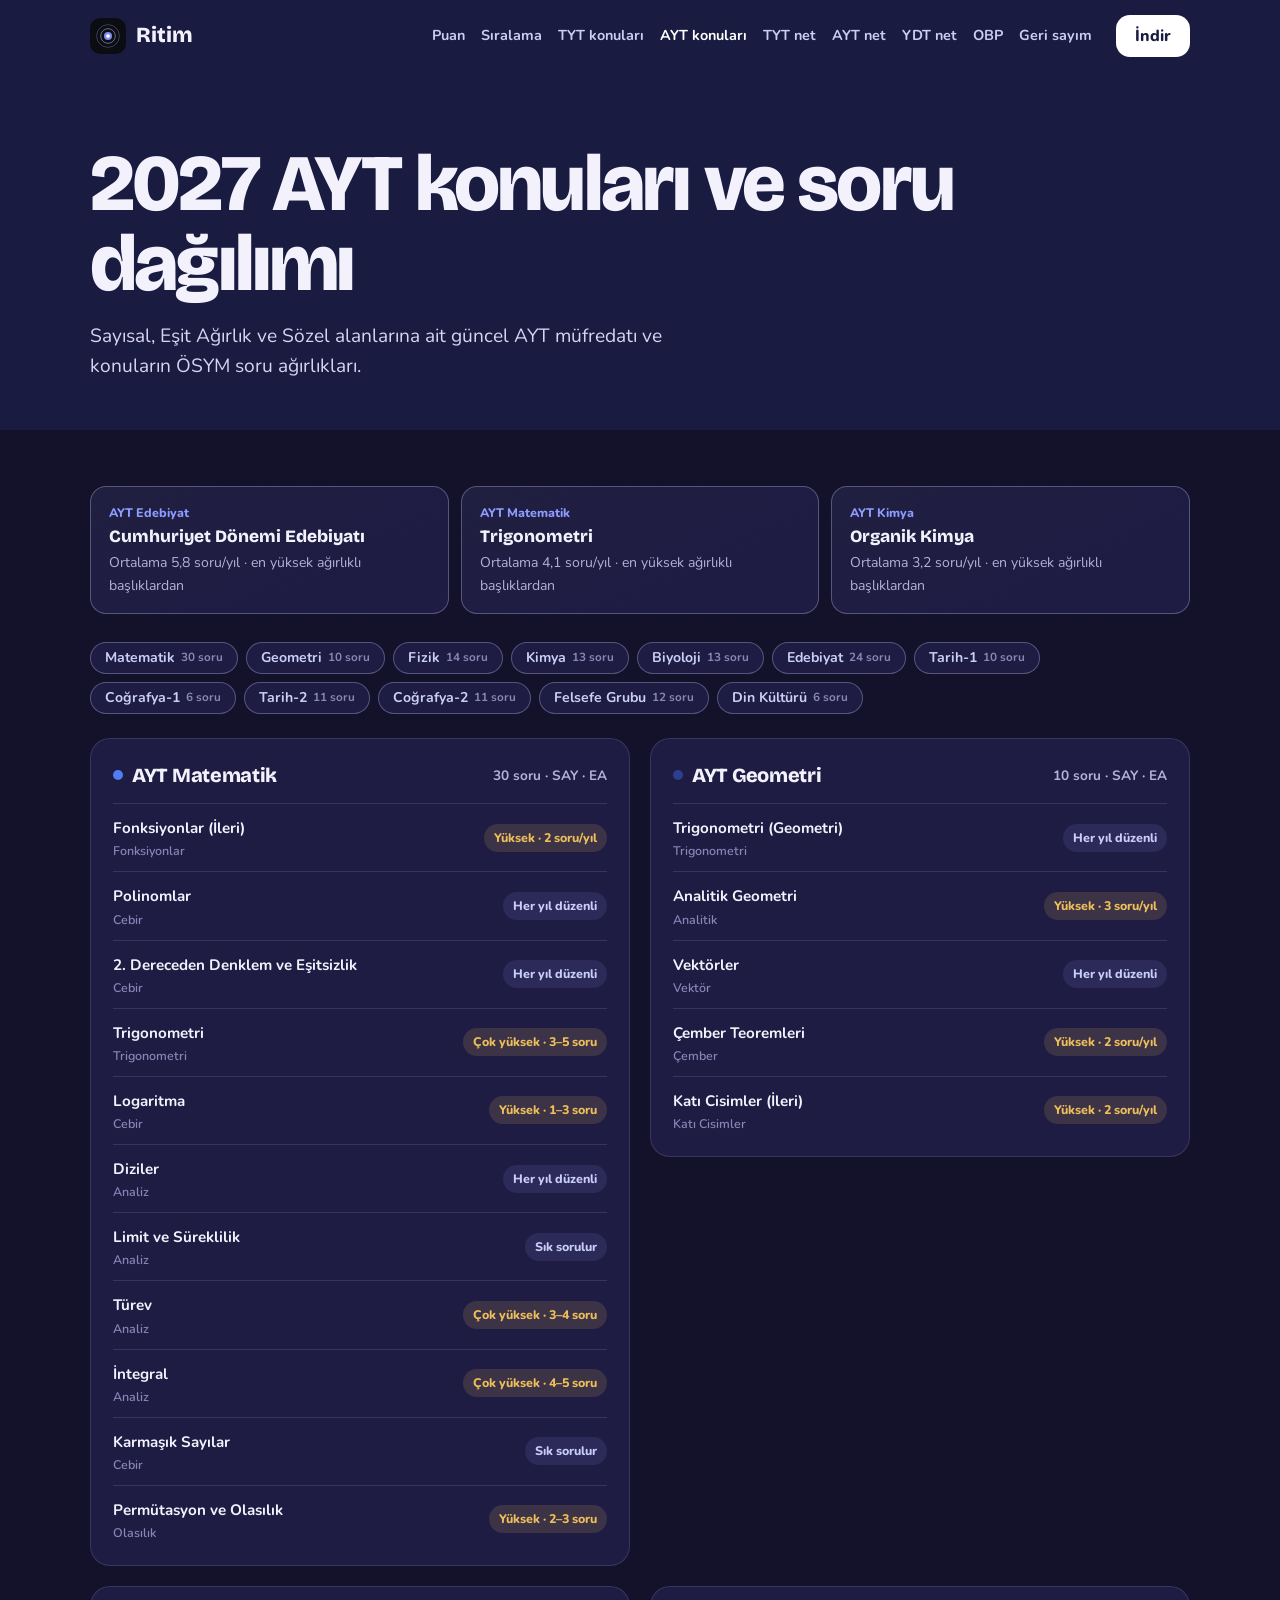
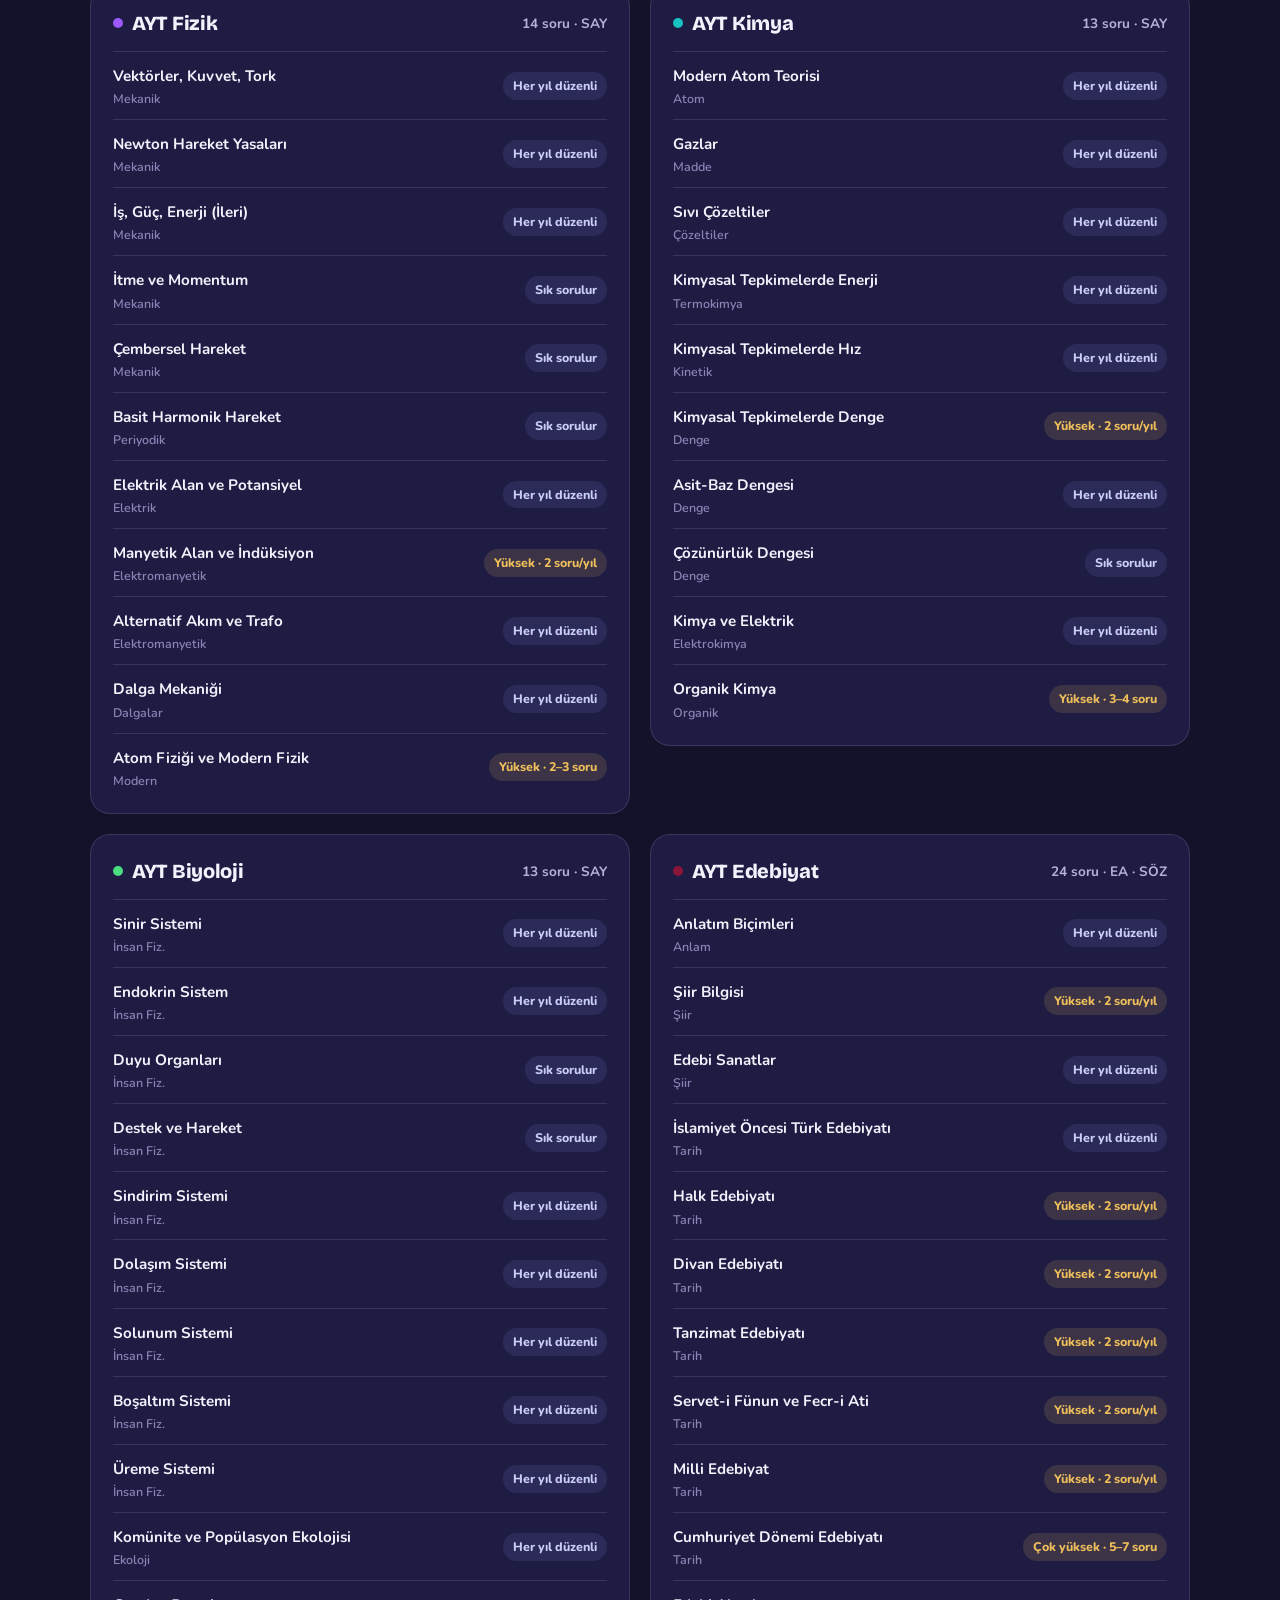
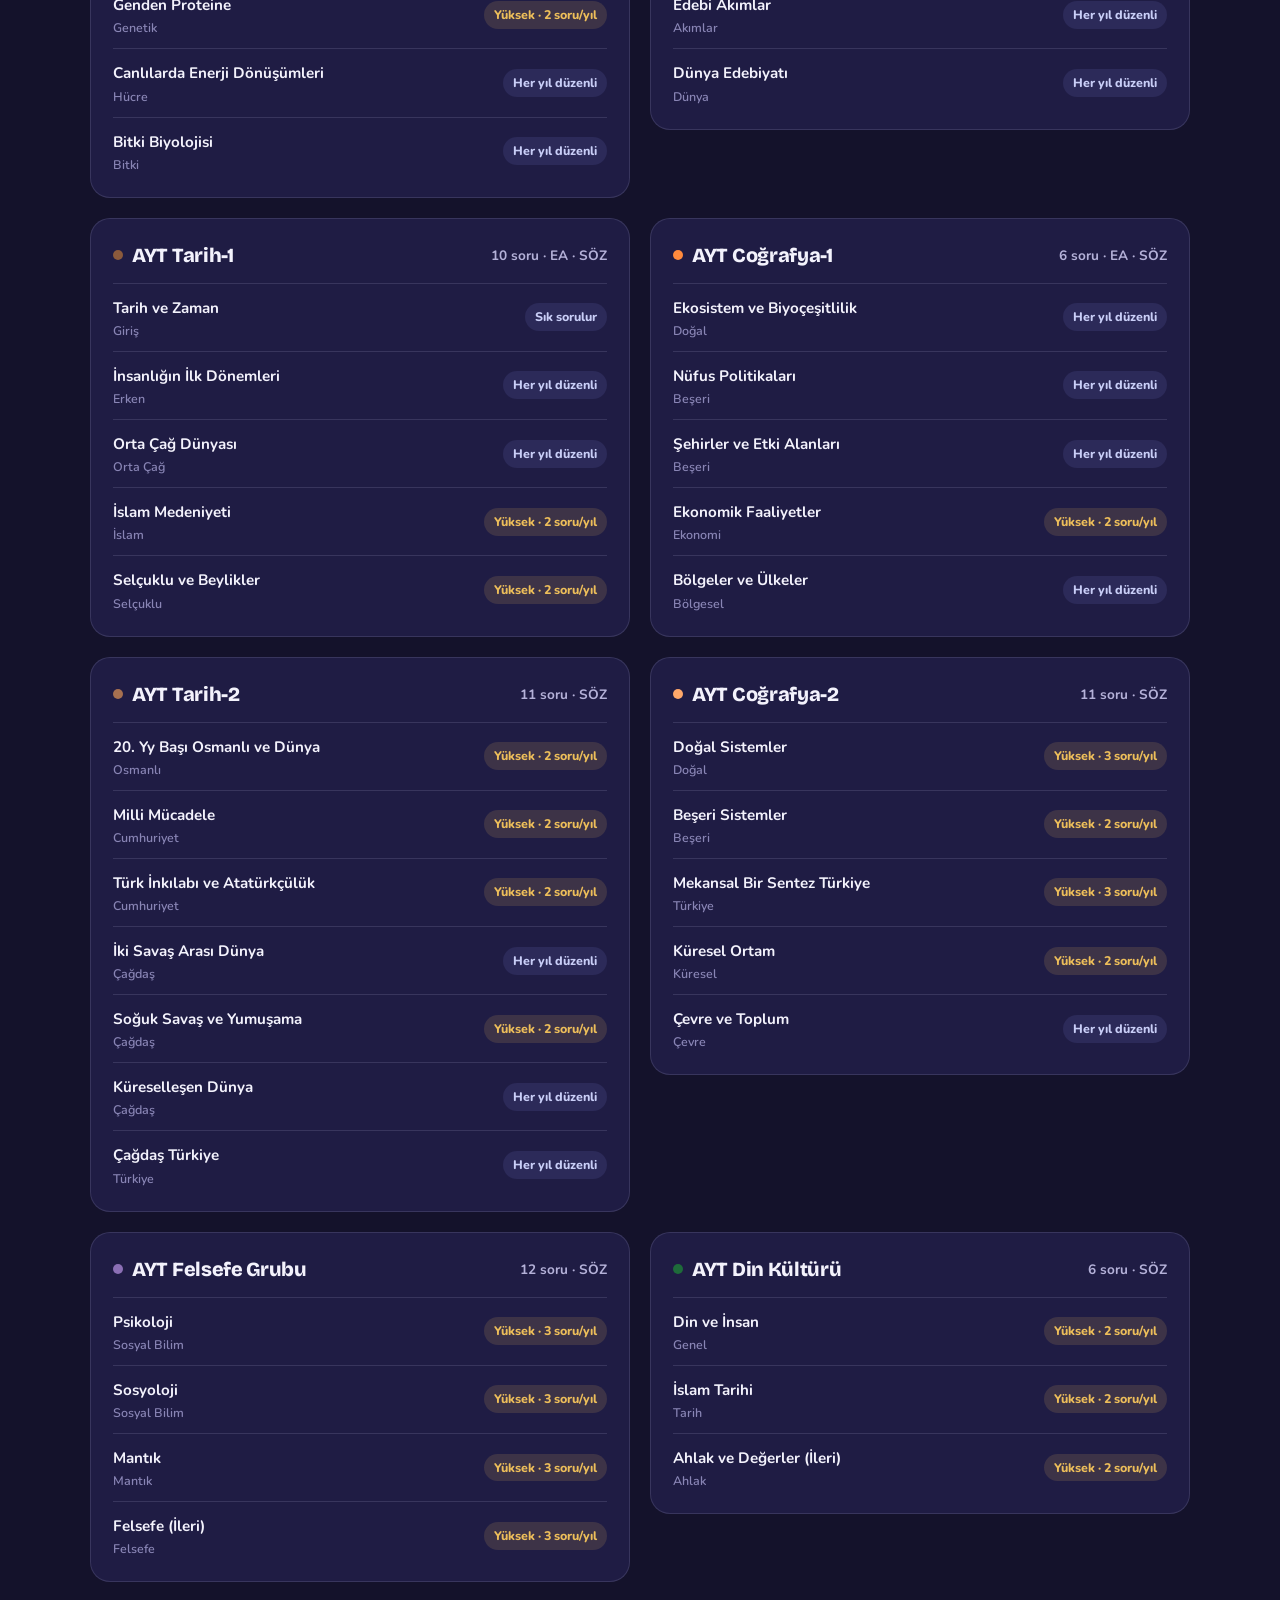
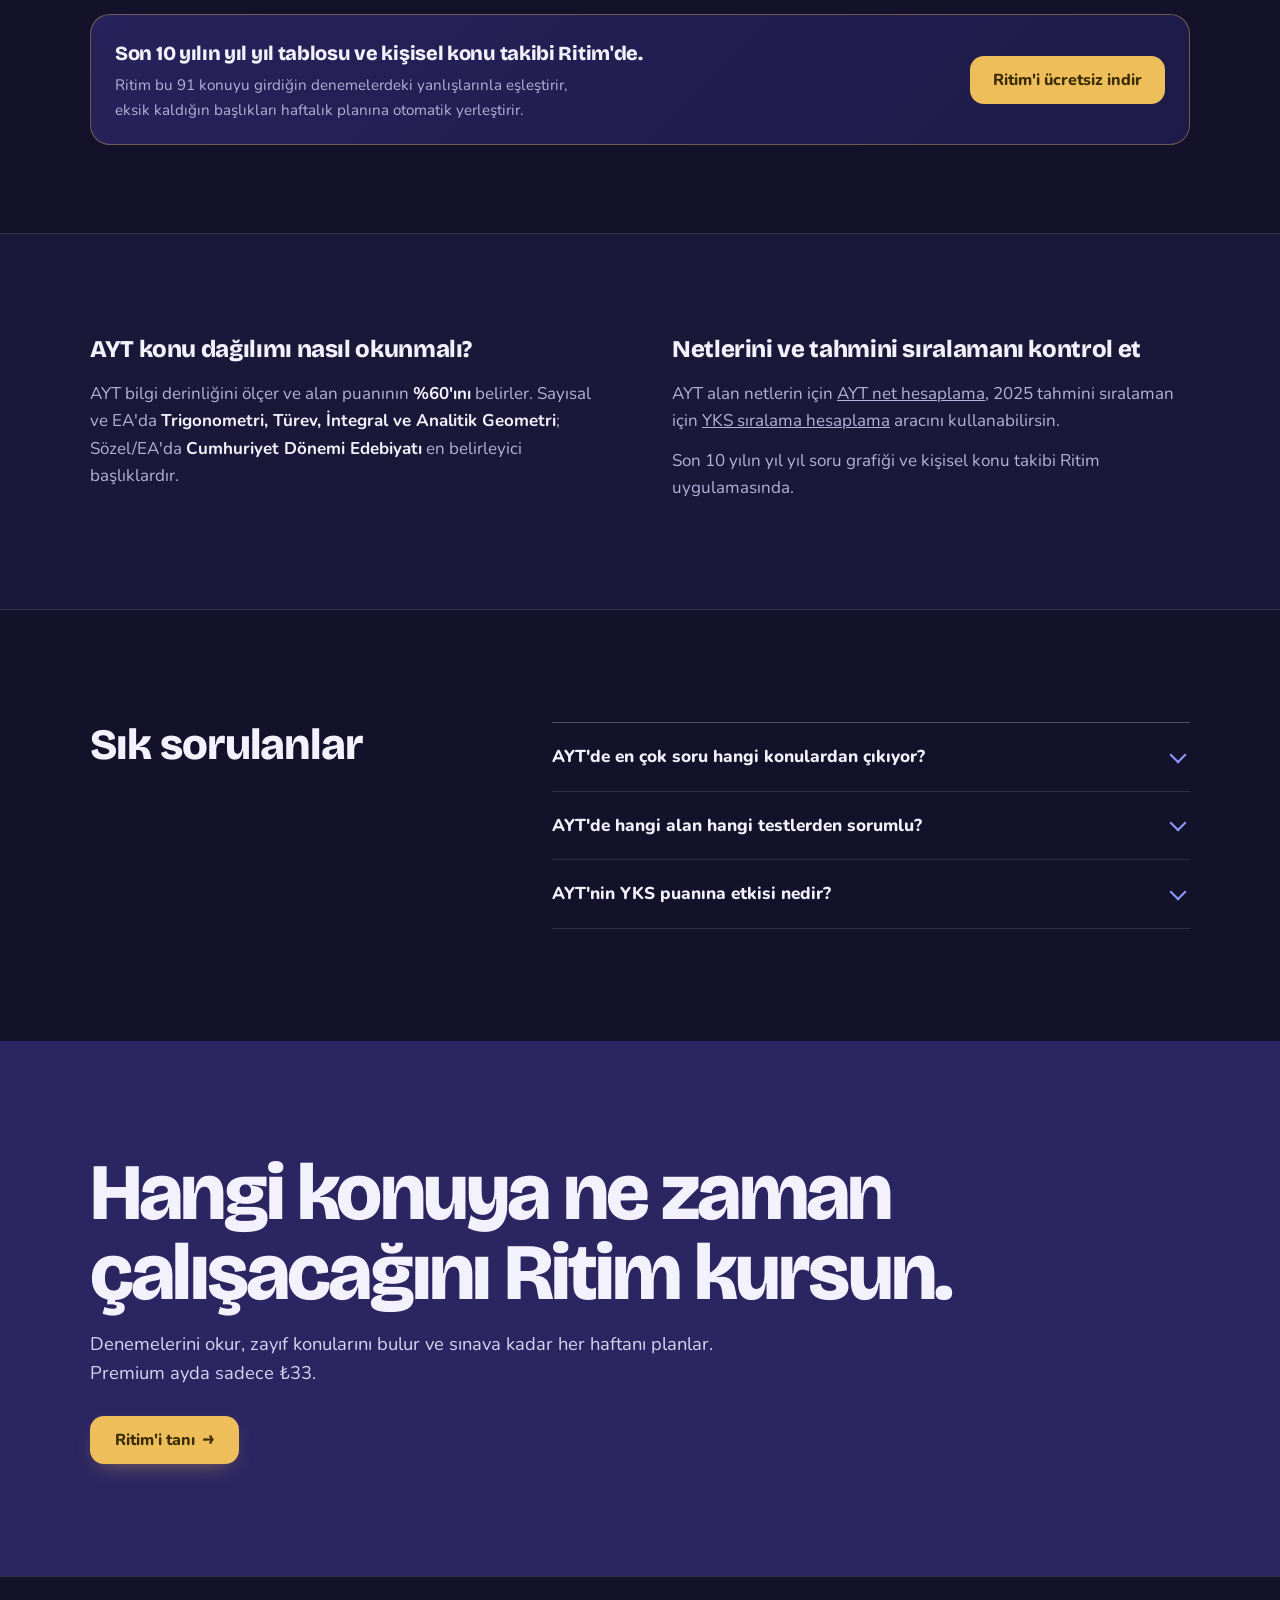
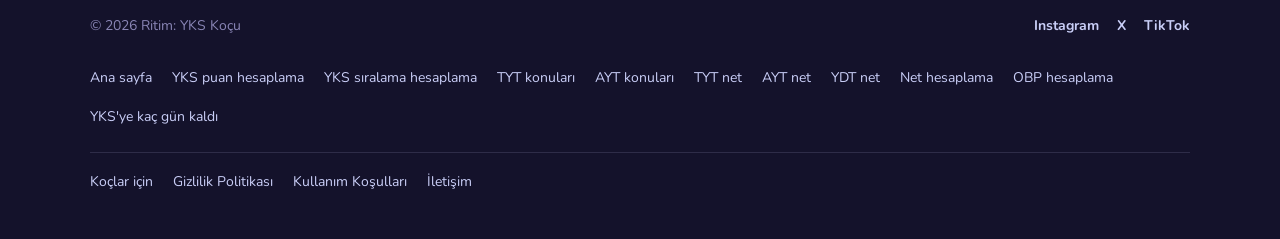
<file: ayt-konulari-soru-dagilimi/index.html>
<!doctype html>
<html lang="tr">
<head>
  <meta charset="utf-8">
  <meta name="viewport" content="width=device-width, initial-scale=1">
  <title>2027 AYT Konuları ve ÖSYM Soru Ağırlıkları (SAY, EA, SÖZ) | Ritim</title>
  <meta name="description" content="2027 YKS için Sayısal, Eşit Ağırlık ve Sözel AYT konuları ile öne çıkan yüksek ağırlıklı başlıkların sade özeti.">
  <meta name="theme-color" content="#14122B">
  <meta property="og:type" content="website">
  <meta property="og:site_name" content="Ritim">
  <meta property="og:title" content="2027 AYT Konuları ve ÖSYM Soru Ağırlıkları (SAY, EA, SÖZ)">
  <meta property="og:description" content="2027 YKS için Sayısal, Eşit Ağırlık ve Sözel AYT konuları ile öne çıkan yüksek ağırlıklı başlıkların sade özeti.">
  <meta property="og:image" content="https://ritimyks.com/assets/img/og.jpg">
  <meta property="og:url" content="https://ritimyks.com/ayt-konulari-soru-dagilimi/">
  <meta property="og:locale" content="tr_TR">
  <meta name="twitter:card" content="summary_large_image">
  <link rel="canonical" href="https://ritimyks.com/ayt-konulari-soru-dagilimi/">
  <link rel="icon" href="../assets/img/icon.svg" type="image/svg+xml">
  <link rel="preconnect" href="https://fonts.googleapis.com">
  <link rel="preconnect" href="https://fonts.gstatic.com" crossorigin>
  <link href="https://fonts.googleapis.com/css2?family=Bricolage+Grotesque:opsz,wght@12..96,500..800&family=Nunito:wght@400;600;700;800&display=swap" rel="stylesheet">
  <link rel="stylesheet" href="../assets/style.css?v=7">
  <script type="application/ld+json">{"@context": "https://schema.org", "@type": "BreadcrumbList", "itemListElement": [{"@type": "ListItem", "position": 1, "name": "Ritim", "item": "https://ritimyks.com/"}, {"@type": "ListItem", "position": 2, "name": "2027 AYT konuları ve soru dağılımı", "item": "https://ritimyks.com/ayt-konulari-soru-dagilimi/"}]}</script>
  <script type="application/ld+json">{"@context": "https://schema.org", "@type": "FAQPage", "mainEntity": [{"@type": "Question", "name": "AYT'de en çok soru hangi konulardan çıkıyor?", "acceptedAnswer": {"@type": "Answer", "text": "Sayısal ve Eşit Ağırlık'ta AYT Matematik içinde Trigonometri, Türev, İntegral ve Analitik Geometri en yüksek ağırlığa sahiptir. Fen'de Organik Kimya, Manyetik Alan ve Modern Fizik; Edebiyat'ta Cumhuriyet Dönemi Edebiyatı öne çıkar."}}, {"@type": "Question", "name": "AYT'de hangi alan hangi testlerden sorumlu?", "acceptedAnswer": {"@type": "Answer", "text": "Sayısal: Matematik (40), Fizik (14), Kimya (13), Biyoloji (13). Eşit Ağırlık: Matematik (40), Edebiyat (24), Tarih-1 (10), Coğrafya-1 (6). Sözel: Edebiyat (24), Tarih-1 (10), Coğrafya-1 (6), Tarih-2 (11), Coğrafya-2 (11), Felsefe Grubu (12), Din Kültürü (6)."}}, {"@type": "Question", "name": "AYT'nin YKS puanına etkisi nedir?", "acceptedAnswer": {"@type": "Answer", "text": "Sayısal, Eşit Ağırlık ve Sözel yerleştirme puanlarında AYT %60, TYT %40 etkilidir. Bu yüzden AYT'de yüksek ağırlıklı konuları sağlamlaştırmak sıralamayı en hızlı yükseltir."}}]}</script>
</head>
<body>
  <a class="skip" href="#arac">Konulara geç</a>

  <header class="nav">
    <div class="wrap">
      <a class="brand" href="../" aria-label="Ritim ana sayfa">
        <img src="../assets/img/icon.svg" width="36" height="36" alt="">
        <span>Ritim</span>
      </a>
      <nav class="nav-links" aria-label="YKS araçları">
        <a href="../puan-hesaplama/">Puan</a>
        <a href="../yks-siralama-hesaplama/">Sıralama</a>
        <a href="../tyt-konulari-soru-dagilimi/">TYT konuları</a>
        <a href="../ayt-konulari-soru-dagilimi/" aria-current="page">AYT konuları</a>
        <a href="../tyt-net-hesaplama/">TYT net</a>
        <a href="../ayt-net-hesaplama/">AYT net</a>
        <a href="../ydt-net-hesaplama/">YDT net</a>
        <a href="../obp-hesaplama/">OBP</a>
        <a href="../yks-kac-gun-kaldi/">Geri sayım</a>
      </nav>
      <a class="btn btn-light nav-cta" href="../#indir">İndir</a>
    </div>
  </header>

  <main>
    <section class="calc-hero">
      <div class="wrap">
        <h1>2027 AYT konuları ve soru dağılımı</h1>
        <p class="lead">Sayısal, Eşit Ağırlık ve Sözel alanlarına ait güncel AYT müfredatı ve konuların ÖSYM soru ağırlıkları.</p>
      </div>
    </section>

    <section class="calc" id="arac" aria-label="2027 AYT konuları ve soru dağılımı">
      <div class="wrap">
        <div class="top-topics-grid" aria-label="En yüksek ağırlıklı konular">
          <div class="top-topic"><small>AYT Edebiyat</small><b>Cumhuriyet Dönemi Edebiyatı</b><span>Ortalama 5,8 soru/yıl · en yüksek ağırlıklı başlıklardan</span></div>
          <div class="top-topic"><small>AYT Matematik</small><b>Trigonometri</b><span>Ortalama 4,1 soru/yıl · en yüksek ağırlıklı başlıklardan</span></div>
          <div class="top-topic"><small>AYT Kimya</small><b>Organik Kimya</b><span>Ortalama 3,2 soru/yıl · en yüksek ağırlıklı başlıklardan</span></div>
        </div>

        <nav class="jump-nav" aria-label="Derslere hızlı geç">
          <a class="jump-pill" href="#ayt-matematik">Matematik <small>30 soru</small></a>
          <a class="jump-pill" href="#ayt-geometri">Geometri <small>10 soru</small></a>
          <a class="jump-pill" href="#ayt-fizik">Fizik <small>14 soru</small></a>
          <a class="jump-pill" href="#ayt-kimya">Kimya <small>13 soru</small></a>
          <a class="jump-pill" href="#ayt-biyoloji">Biyoloji <small>13 soru</small></a>
          <a class="jump-pill" href="#ayt-edebiyat">Edebiyat <small>24 soru</small></a>
          <a class="jump-pill" href="#ayt-tarih1">Tarih-1 <small>10 soru</small></a>
          <a class="jump-pill" href="#ayt-cografya1">Coğrafya-1 <small>6 soru</small></a>
          <a class="jump-pill" href="#ayt-tarih2">Tarih-2 <small>11 soru</small></a>
          <a class="jump-pill" href="#ayt-cografya2">Coğrafya-2 <small>11 soru</small></a>
          <a class="jump-pill" href="#ayt-felsefe">Felsefe Grubu <small>12 soru</small></a>
          <a class="jump-pill" href="#ayt-din">Din Kültürü <small>6 soru</small></a>
        </nav>

        <div class="guide-grid">
          <article class="subject-card" id="ayt-matematik">
            <div class="subject-head">
              <h2><span class="subject-dot" style="background:#4F7DF3"></span>AYT Matematik</h2>
              <span>30 soru · SAY · EA</span>
            </div>
            <ul class="topic-list">
            <li><div><span class="t-label">Fonksiyonlar (İleri)</span><span class="t-unit">Fonksiyonlar</span></div><span class="weight-badge high">Yüksek · 2 soru/yıl</span></li>
            <li><div><span class="t-label">Polinomlar</span><span class="t-unit">Cebir</span></div><span class="weight-badge">Her yıl düzenli</span></li>
            <li><div><span class="t-label">2. Dereceden Denklem ve Eşitsizlik</span><span class="t-unit">Cebir</span></div><span class="weight-badge">Her yıl düzenli</span></li>
            <li><div><span class="t-label">Trigonometri</span><span class="t-unit">Trigonometri</span></div><span class="weight-badge high">Çok yüksek · 3–5 soru</span></li>
            <li><div><span class="t-label">Logaritma</span><span class="t-unit">Cebir</span></div><span class="weight-badge high">Yüksek · 1–3 soru</span></li>
            <li><div><span class="t-label">Diziler</span><span class="t-unit">Analiz</span></div><span class="weight-badge">Her yıl düzenli</span></li>
            <li><div><span class="t-label">Limit ve Süreklilik</span><span class="t-unit">Analiz</span></div><span class="weight-badge">Sık sorulur</span></li>
            <li><div><span class="t-label">Türev</span><span class="t-unit">Analiz</span></div><span class="weight-badge high">Çok yüksek · 3–4 soru</span></li>
            <li><div><span class="t-label">İntegral</span><span class="t-unit">Analiz</span></div><span class="weight-badge high">Çok yüksek · 4–5 soru</span></li>
            <li><div><span class="t-label">Karmaşık Sayılar</span><span class="t-unit">Cebir</span></div><span class="weight-badge">Sık sorulur</span></li>
            <li><div><span class="t-label">Permütasyon ve Olasılık</span><span class="t-unit">Olasılık</span></div><span class="weight-badge high">Yüksek · 2–3 soru</span></li>
            </ul>
          </article>

          <article class="subject-card" id="ayt-geometri">
            <div class="subject-head">
              <h2><span class="subject-dot" style="background:#2B3F8F"></span>AYT Geometri</h2>
              <span>10 soru · SAY · EA</span>
            </div>
            <ul class="topic-list">
            <li><div><span class="t-label">Trigonometri (Geometri)</span><span class="t-unit">Trigonometri</span></div><span class="weight-badge">Her yıl düzenli</span></li>
            <li><div><span class="t-label">Analitik Geometri</span><span class="t-unit">Analitik</span></div><span class="weight-badge high">Yüksek · 3 soru/yıl</span></li>
            <li><div><span class="t-label">Vektörler</span><span class="t-unit">Vektör</span></div><span class="weight-badge">Her yıl düzenli</span></li>
            <li><div><span class="t-label">Çember Teoremleri</span><span class="t-unit">Çember</span></div><span class="weight-badge high">Yüksek · 2 soru/yıl</span></li>
            <li><div><span class="t-label">Katı Cisimler (İleri)</span><span class="t-unit">Katı Cisimler</span></div><span class="weight-badge high">Yüksek · 2 soru/yıl</span></li>
            </ul>
          </article>

          <article class="subject-card" id="ayt-fizik">
            <div class="subject-head">
              <h2><span class="subject-dot" style="background:#9B59FF"></span>AYT Fizik</h2>
              <span>14 soru · SAY</span>
            </div>
            <ul class="topic-list">
            <li><div><span class="t-label">Vektörler, Kuvvet, Tork</span><span class="t-unit">Mekanik</span></div><span class="weight-badge">Her yıl düzenli</span></li>
            <li><div><span class="t-label">Newton Hareket Yasaları</span><span class="t-unit">Mekanik</span></div><span class="weight-badge">Her yıl düzenli</span></li>
            <li><div><span class="t-label">İş, Güç, Enerji (İleri)</span><span class="t-unit">Mekanik</span></div><span class="weight-badge">Her yıl düzenli</span></li>
            <li><div><span class="t-label">İtme ve Momentum</span><span class="t-unit">Mekanik</span></div><span class="weight-badge">Sık sorulur</span></li>
            <li><div><span class="t-label">Çembersel Hareket</span><span class="t-unit">Mekanik</span></div><span class="weight-badge">Sık sorulur</span></li>
            <li><div><span class="t-label">Basit Harmonik Hareket</span><span class="t-unit">Periyodik</span></div><span class="weight-badge">Sık sorulur</span></li>
            <li><div><span class="t-label">Elektrik Alan ve Potansiyel</span><span class="t-unit">Elektrik</span></div><span class="weight-badge">Her yıl düzenli</span></li>
            <li><div><span class="t-label">Manyetik Alan ve İndüksiyon</span><span class="t-unit">Elektromanyetik</span></div><span class="weight-badge high">Yüksek · 2 soru/yıl</span></li>
            <li><div><span class="t-label">Alternatif Akım ve Trafo</span><span class="t-unit">Elektromanyetik</span></div><span class="weight-badge">Her yıl düzenli</span></li>
            <li><div><span class="t-label">Dalga Mekaniği</span><span class="t-unit">Dalgalar</span></div><span class="weight-badge">Her yıl düzenli</span></li>
            <li><div><span class="t-label">Atom Fiziği ve Modern Fizik</span><span class="t-unit">Modern</span></div><span class="weight-badge high">Yüksek · 2–3 soru</span></li>
            </ul>
          </article>

          <article class="subject-card" id="ayt-kimya">
            <div class="subject-head">
              <h2><span class="subject-dot" style="background:#16C2C2"></span>AYT Kimya</h2>
              <span>13 soru · SAY</span>
            </div>
            <ul class="topic-list">
            <li><div><span class="t-label">Modern Atom Teorisi</span><span class="t-unit">Atom</span></div><span class="weight-badge">Her yıl düzenli</span></li>
            <li><div><span class="t-label">Gazlar</span><span class="t-unit">Madde</span></div><span class="weight-badge">Her yıl düzenli</span></li>
            <li><div><span class="t-label">Sıvı Çözeltiler</span><span class="t-unit">Çözeltiler</span></div><span class="weight-badge">Her yıl düzenli</span></li>
            <li><div><span class="t-label">Kimyasal Tepkimelerde Enerji</span><span class="t-unit">Termokimya</span></div><span class="weight-badge">Her yıl düzenli</span></li>
            <li><div><span class="t-label">Kimyasal Tepkimelerde Hız</span><span class="t-unit">Kinetik</span></div><span class="weight-badge">Her yıl düzenli</span></li>
            <li><div><span class="t-label">Kimyasal Tepkimelerde Denge</span><span class="t-unit">Denge</span></div><span class="weight-badge high">Yüksek · 2 soru/yıl</span></li>
            <li><div><span class="t-label">Asit-Baz Dengesi</span><span class="t-unit">Denge</span></div><span class="weight-badge">Her yıl düzenli</span></li>
            <li><div><span class="t-label">Çözünürlük Dengesi</span><span class="t-unit">Denge</span></div><span class="weight-badge">Sık sorulur</span></li>
            <li><div><span class="t-label">Kimya ve Elektrik</span><span class="t-unit">Elektrokimya</span></div><span class="weight-badge">Her yıl düzenli</span></li>
            <li><div><span class="t-label">Organik Kimya</span><span class="t-unit">Organik</span></div><span class="weight-badge high">Yüksek · 3–4 soru</span></li>
            </ul>
          </article>

          <article class="subject-card" id="ayt-biyoloji">
            <div class="subject-head">
              <h2><span class="subject-dot" style="background:#4ADE80"></span>AYT Biyoloji</h2>
              <span>13 soru · SAY</span>
            </div>
            <ul class="topic-list">
            <li><div><span class="t-label">Sinir Sistemi</span><span class="t-unit">İnsan Fiz.</span></div><span class="weight-badge">Her yıl düzenli</span></li>
            <li><div><span class="t-label">Endokrin Sistem</span><span class="t-unit">İnsan Fiz.</span></div><span class="weight-badge">Her yıl düzenli</span></li>
            <li><div><span class="t-label">Duyu Organları</span><span class="t-unit">İnsan Fiz.</span></div><span class="weight-badge">Sık sorulur</span></li>
            <li><div><span class="t-label">Destek ve Hareket</span><span class="t-unit">İnsan Fiz.</span></div><span class="weight-badge">Sık sorulur</span></li>
            <li><div><span class="t-label">Sindirim Sistemi</span><span class="t-unit">İnsan Fiz.</span></div><span class="weight-badge">Her yıl düzenli</span></li>
            <li><div><span class="t-label">Dolaşım Sistemi</span><span class="t-unit">İnsan Fiz.</span></div><span class="weight-badge">Her yıl düzenli</span></li>
            <li><div><span class="t-label">Solunum Sistemi</span><span class="t-unit">İnsan Fiz.</span></div><span class="weight-badge">Her yıl düzenli</span></li>
            <li><div><span class="t-label">Boşaltım Sistemi</span><span class="t-unit">İnsan Fiz.</span></div><span class="weight-badge">Her yıl düzenli</span></li>
            <li><div><span class="t-label">Üreme Sistemi</span><span class="t-unit">İnsan Fiz.</span></div><span class="weight-badge">Her yıl düzenli</span></li>
            <li><div><span class="t-label">Komünite ve Popülasyon Ekolojisi</span><span class="t-unit">Ekoloji</span></div><span class="weight-badge">Her yıl düzenli</span></li>
            <li><div><span class="t-label">Genden Proteine</span><span class="t-unit">Genetik</span></div><span class="weight-badge high">Yüksek · 2 soru/yıl</span></li>
            <li><div><span class="t-label">Canlılarda Enerji Dönüşümleri</span><span class="t-unit">Hücre</span></div><span class="weight-badge">Her yıl düzenli</span></li>
            <li><div><span class="t-label">Bitki Biyolojisi</span><span class="t-unit">Bitki</span></div><span class="weight-badge">Her yıl düzenli</span></li>
            </ul>
          </article>

          <article class="subject-card" id="ayt-edebiyat">
            <div class="subject-head">
              <h2><span class="subject-dot" style="background:#8B1538"></span>AYT Edebiyat</h2>
              <span>24 soru · EA · SÖZ</span>
            </div>
            <ul class="topic-list">
            <li><div><span class="t-label">Anlatım Biçimleri</span><span class="t-unit">Anlam</span></div><span class="weight-badge">Her yıl düzenli</span></li>
            <li><div><span class="t-label">Şiir Bilgisi</span><span class="t-unit">Şiir</span></div><span class="weight-badge high">Yüksek · 2 soru/yıl</span></li>
            <li><div><span class="t-label">Edebi Sanatlar</span><span class="t-unit">Şiir</span></div><span class="weight-badge">Her yıl düzenli</span></li>
            <li><div><span class="t-label">İslamiyet Öncesi Türk Edebiyatı</span><span class="t-unit">Tarih</span></div><span class="weight-badge">Her yıl düzenli</span></li>
            <li><div><span class="t-label">Halk Edebiyatı</span><span class="t-unit">Tarih</span></div><span class="weight-badge high">Yüksek · 2 soru/yıl</span></li>
            <li><div><span class="t-label">Divan Edebiyatı</span><span class="t-unit">Tarih</span></div><span class="weight-badge high">Yüksek · 2 soru/yıl</span></li>
            <li><div><span class="t-label">Tanzimat Edebiyatı</span><span class="t-unit">Tarih</span></div><span class="weight-badge high">Yüksek · 2 soru/yıl</span></li>
            <li><div><span class="t-label">Servet-i Fünun ve Fecr-i Ati</span><span class="t-unit">Tarih</span></div><span class="weight-badge high">Yüksek · 2 soru/yıl</span></li>
            <li><div><span class="t-label">Milli Edebiyat</span><span class="t-unit">Tarih</span></div><span class="weight-badge high">Yüksek · 2 soru/yıl</span></li>
            <li><div><span class="t-label">Cumhuriyet Dönemi Edebiyatı</span><span class="t-unit">Tarih</span></div><span class="weight-badge high">Çok yüksek · 5–7 soru</span></li>
            <li><div><span class="t-label">Edebi Akımlar</span><span class="t-unit">Akımlar</span></div><span class="weight-badge">Her yıl düzenli</span></li>
            <li><div><span class="t-label">Dünya Edebiyatı</span><span class="t-unit">Dünya</span></div><span class="weight-badge">Her yıl düzenli</span></li>
            </ul>
          </article>

          <article class="subject-card" id="ayt-tarih1">
            <div class="subject-head">
              <h2><span class="subject-dot" style="background:#8B5A3C"></span>AYT Tarih-1</h2>
              <span>10 soru · EA · SÖZ</span>
            </div>
            <ul class="topic-list">
            <li><div><span class="t-label">Tarih ve Zaman</span><span class="t-unit">Giriş</span></div><span class="weight-badge">Sık sorulur</span></li>
            <li><div><span class="t-label">İnsanlığın İlk Dönemleri</span><span class="t-unit">Erken</span></div><span class="weight-badge">Her yıl düzenli</span></li>
            <li><div><span class="t-label">Orta Çağ Dünyası</span><span class="t-unit">Orta Çağ</span></div><span class="weight-badge">Her yıl düzenli</span></li>
            <li><div><span class="t-label">İslam Medeniyeti</span><span class="t-unit">İslam</span></div><span class="weight-badge high">Yüksek · 2 soru/yıl</span></li>
            <li><div><span class="t-label">Selçuklu ve Beylikler</span><span class="t-unit">Selçuklu</span></div><span class="weight-badge high">Yüksek · 2 soru/yıl</span></li>
            </ul>
          </article>

          <article class="subject-card" id="ayt-cografya1">
            <div class="subject-head">
              <h2><span class="subject-dot" style="background:#FF8A3D"></span>AYT Coğrafya-1</h2>
              <span>6 soru · EA · SÖZ</span>
            </div>
            <ul class="topic-list">
            <li><div><span class="t-label">Ekosistem ve Biyoçeşitlilik</span><span class="t-unit">Doğal</span></div><span class="weight-badge">Her yıl düzenli</span></li>
            <li><div><span class="t-label">Nüfus Politikaları</span><span class="t-unit">Beşeri</span></div><span class="weight-badge">Her yıl düzenli</span></li>
            <li><div><span class="t-label">Şehirler ve Etki Alanları</span><span class="t-unit">Beşeri</span></div><span class="weight-badge">Her yıl düzenli</span></li>
            <li><div><span class="t-label">Ekonomik Faaliyetler</span><span class="t-unit">Ekonomi</span></div><span class="weight-badge high">Yüksek · 2 soru/yıl</span></li>
            <li><div><span class="t-label">Bölgeler ve Ülkeler</span><span class="t-unit">Bölgesel</span></div><span class="weight-badge">Her yıl düzenli</span></li>
            </ul>
          </article>

          <article class="subject-card" id="ayt-tarih2">
            <div class="subject-head">
              <h2><span class="subject-dot" style="background:#A67050"></span>AYT Tarih-2</h2>
              <span>11 soru · SÖZ</span>
            </div>
            <ul class="topic-list">
            <li><div><span class="t-label">20. Yy Başı Osmanlı ve Dünya</span><span class="t-unit">Osmanlı</span></div><span class="weight-badge high">Yüksek · 2 soru/yıl</span></li>
            <li><div><span class="t-label">Milli Mücadele</span><span class="t-unit">Cumhuriyet</span></div><span class="weight-badge high">Yüksek · 2 soru/yıl</span></li>
            <li><div><span class="t-label">Türk İnkılabı ve Atatürkçülük</span><span class="t-unit">Cumhuriyet</span></div><span class="weight-badge high">Yüksek · 2 soru/yıl</span></li>
            <li><div><span class="t-label">İki Savaş Arası Dünya</span><span class="t-unit">Çağdaş</span></div><span class="weight-badge">Her yıl düzenli</span></li>
            <li><div><span class="t-label">Soğuk Savaş ve Yumuşama</span><span class="t-unit">Çağdaş</span></div><span class="weight-badge high">Yüksek · 2 soru/yıl</span></li>
            <li><div><span class="t-label">Küreselleşen Dünya</span><span class="t-unit">Çağdaş</span></div><span class="weight-badge">Her yıl düzenli</span></li>
            <li><div><span class="t-label">Çağdaş Türkiye</span><span class="t-unit">Türkiye</span></div><span class="weight-badge">Her yıl düzenli</span></li>
            </ul>
          </article>

          <article class="subject-card" id="ayt-cografya2">
            <div class="subject-head">
              <h2><span class="subject-dot" style="background:#FFA86A"></span>AYT Coğrafya-2</h2>
              <span>11 soru · SÖZ</span>
            </div>
            <ul class="topic-list">
            <li><div><span class="t-label">Doğal Sistemler</span><span class="t-unit">Doğal</span></div><span class="weight-badge high">Yüksek · 3 soru/yıl</span></li>
            <li><div><span class="t-label">Beşeri Sistemler</span><span class="t-unit">Beşeri</span></div><span class="weight-badge high">Yüksek · 2 soru/yıl</span></li>
            <li><div><span class="t-label">Mekansal Bir Sentez Türkiye</span><span class="t-unit">Türkiye</span></div><span class="weight-badge high">Yüksek · 3 soru/yıl</span></li>
            <li><div><span class="t-label">Küresel Ortam</span><span class="t-unit">Küresel</span></div><span class="weight-badge high">Yüksek · 2 soru/yıl</span></li>
            <li><div><span class="t-label">Çevre ve Toplum</span><span class="t-unit">Çevre</span></div><span class="weight-badge">Her yıl düzenli</span></li>
            </ul>
          </article>

          <article class="subject-card" id="ayt-felsefe">
            <div class="subject-head">
              <h2><span class="subject-dot" style="background:#8B6FB5"></span>AYT Felsefe Grubu</h2>
              <span>12 soru · SÖZ</span>
            </div>
            <ul class="topic-list">
            <li><div><span class="t-label">Psikoloji</span><span class="t-unit">Sosyal Bilim</span></div><span class="weight-badge high">Yüksek · 3 soru/yıl</span></li>
            <li><div><span class="t-label">Sosyoloji</span><span class="t-unit">Sosyal Bilim</span></div><span class="weight-badge high">Yüksek · 3 soru/yıl</span></li>
            <li><div><span class="t-label">Mantık</span><span class="t-unit">Mantık</span></div><span class="weight-badge high">Yüksek · 3 soru/yıl</span></li>
            <li><div><span class="t-label">Felsefe (İleri)</span><span class="t-unit">Felsefe</span></div><span class="weight-badge high">Yüksek · 3 soru/yıl</span></li>
            </ul>
          </article>

          <article class="subject-card" id="ayt-din">
            <div class="subject-head">
              <h2><span class="subject-dot" style="background:#1E6B3A"></span>AYT Din Kültürü</h2>
              <span>6 soru · SÖZ</span>
            </div>
            <ul class="topic-list">
            <li><div><span class="t-label">Din ve İnsan</span><span class="t-unit">Genel</span></div><span class="weight-badge high">Yüksek · 2 soru/yıl</span></li>
            <li><div><span class="t-label">İslam Tarihi</span><span class="t-unit">Tarih</span></div><span class="weight-badge high">Yüksek · 2 soru/yıl</span></li>
            <li><div><span class="t-label">Ahlak ve Değerler (İleri)</span><span class="t-unit">Ahlak</span></div><span class="weight-badge high">Yüksek · 2 soru/yıl</span></li>
            </ul>
          </article>
        </div>

        <div class="app-banner">
          <div>
            <h3>Son 10 yılın yıl yıl tablosu ve kişisel konu takibi Ritim'de.</h3>
            <p>Ritim bu 91 konuyu girdiğin denemelerdeki yanlışlarınla eşleştirir, eksik kaldığın başlıkları haftalık planına otomatik yerleştirir.</p>
          </div>
          <a class="btn btn-gold" href="https://play.google.com/store/apps/details?id=com.suayb.ritim" target="_blank" rel="noopener">Ritim'i ücretsiz indir</a>
        </div>
      </div>
    </section>

    <section class="calc-info">
      <div class="wrap calc-info-grid">
        <article><h2>AYT konu dağılımı nasıl okunmalı?</h2>
          <p>AYT bilgi derinliğini ölçer ve alan puanının <b>%60'ını</b> belirler. Sayısal ve EA'da <b>Trigonometri, Türev, İntegral ve Analitik Geometri</b>; Sözel/EA'da <b>Cumhuriyet Dönemi Edebiyatı</b> en belirleyici başlıklardır.</p></article>
        <article><h2>Netlerini ve tahmini sıralamanı kontrol et</h2>
          <p>AYT alan netlerin için <a href="../ayt-net-hesaplama/">AYT net hesaplama</a>, 2025 tahmini sıralaman için <a href="../yks-siralama-hesaplama/">YKS sıralama hesaplama</a> aracını kullanabilirsin.</p>
          <p>Son 10 yılın yıl yıl soru grafiği ve kişisel konu takibi Ritim uygulamasında.</p></article>
      </div>
    </section>

    <section class="faq-section" aria-labelledby="sss-title">
      <div class="wrap faq-grid">
        <h2 id="sss-title" class="section-title">Sık sorulanlar</h2>
        <div class="faq">
          <details><summary>AYT&#x27;de en çok soru hangi konulardan çıkıyor?</summary><p>Sayısal ve Eşit Ağırlık&#x27;ta AYT Matematik içinde Trigonometri, Türev, İntegral ve Analitik Geometri en yüksek ağırlığa sahiptir. Fen&#x27;de Organik Kimya, Manyetik Alan ve Modern Fizik; Edebiyat&#x27;ta Cumhuriyet Dönemi Edebiyatı öne çıkar.</p></details>
          <details><summary>AYT&#x27;de hangi alan hangi testlerden sorumlu?</summary><p>Sayısal: Matematik (40), Fizik (14), Kimya (13), Biyoloji (13). Eşit Ağırlık: Matematik (40), Edebiyat (24), Tarih-1 (10), Coğrafya-1 (6). Sözel: Edebiyat (24), Tarih-1 (10), Coğrafya-1 (6), Tarih-2 (11), Coğrafya-2 (11), Felsefe Grubu (12), Din Kültürü (6).</p></details>
          <details><summary>AYT&#x27;nin YKS puanına etkisi nedir?</summary><p>Sayısal, Eşit Ağırlık ve Sözel yerleştirme puanlarında AYT %60, TYT %40 etkilidir. Bu yüzden AYT&#x27;de yüksek ağırlıklı konuları sağlamlaştırmak sıralamayı en hızlı yükseltir.</p></details>
        </div>
      </div>
    </section>

    <section class="closing">
      <div class="wrap">
        <h2>Hangi konuya ne zaman çalışacağını Ritim kursun.</h2>
        <p>Denemelerini okur, zayıf konularını bulur ve sınava kadar her haftanı planlar. Premium ayda sadece ₺33.</p>
        <div class="stores"><a class="btn btn-brand" href="../">Ritim'i tanı</a></div>
      </div>
    </section>
  </main>

  <footer class="footer">
    <div class="wrap">
      <div class="footer-top">
        <span>© 2026 Ritim: YKS Koçu</span>
        <div class="footer-social" aria-label="Sosyal medya">
          <a href="https://www.instagram.com/ritimyks/" target="_blank" rel="noopener">Instagram</a>
          <a href="https://x.com/ritimyks" target="_blank" rel="noopener">X</a>
          <a href="https://www.tiktok.com/@ritimyks" target="_blank" rel="noopener">TikTok</a>
        </div>
      </div>
      <nav aria-label="YKS araçları">
        <a href="../">Ana sayfa</a>
        <a href="../puan-hesaplama/">YKS puan hesaplama</a>
        <a href="../yks-siralama-hesaplama/">YKS sıralama hesaplama</a>
        <a href="../tyt-konulari-soru-dagilimi/">TYT konuları</a>
        <a href="../ayt-konulari-soru-dagilimi/">AYT konuları</a>
        <a href="../tyt-net-hesaplama/">TYT net</a>
        <a href="../ayt-net-hesaplama/">AYT net</a>
        <a href="../ydt-net-hesaplama/">YDT net</a>
        <a href="../net-hesaplama/">Net hesaplama</a>
        <a href="../obp-hesaplama/">OBP hesaplama</a>
        <a href="../yks-kac-gun-kaldi/">YKS'ye kaç gün kaldı</a>
      </nav>
      <nav class="footer-legal" aria-label="Yasal">
        <a href="https://koc.ritimyks.com" target="_blank" rel="noopener">Koçlar için</a>
        <a href="../privacy/">Gizlilik Politikası</a>
        <a href="../terms/">Kullanım Koşulları</a>
        <a href="mailto:suesyazilim@gmail.com">İletişim</a>
      </nav>
    </div>
  </footer>
</body>
</html>
</file>
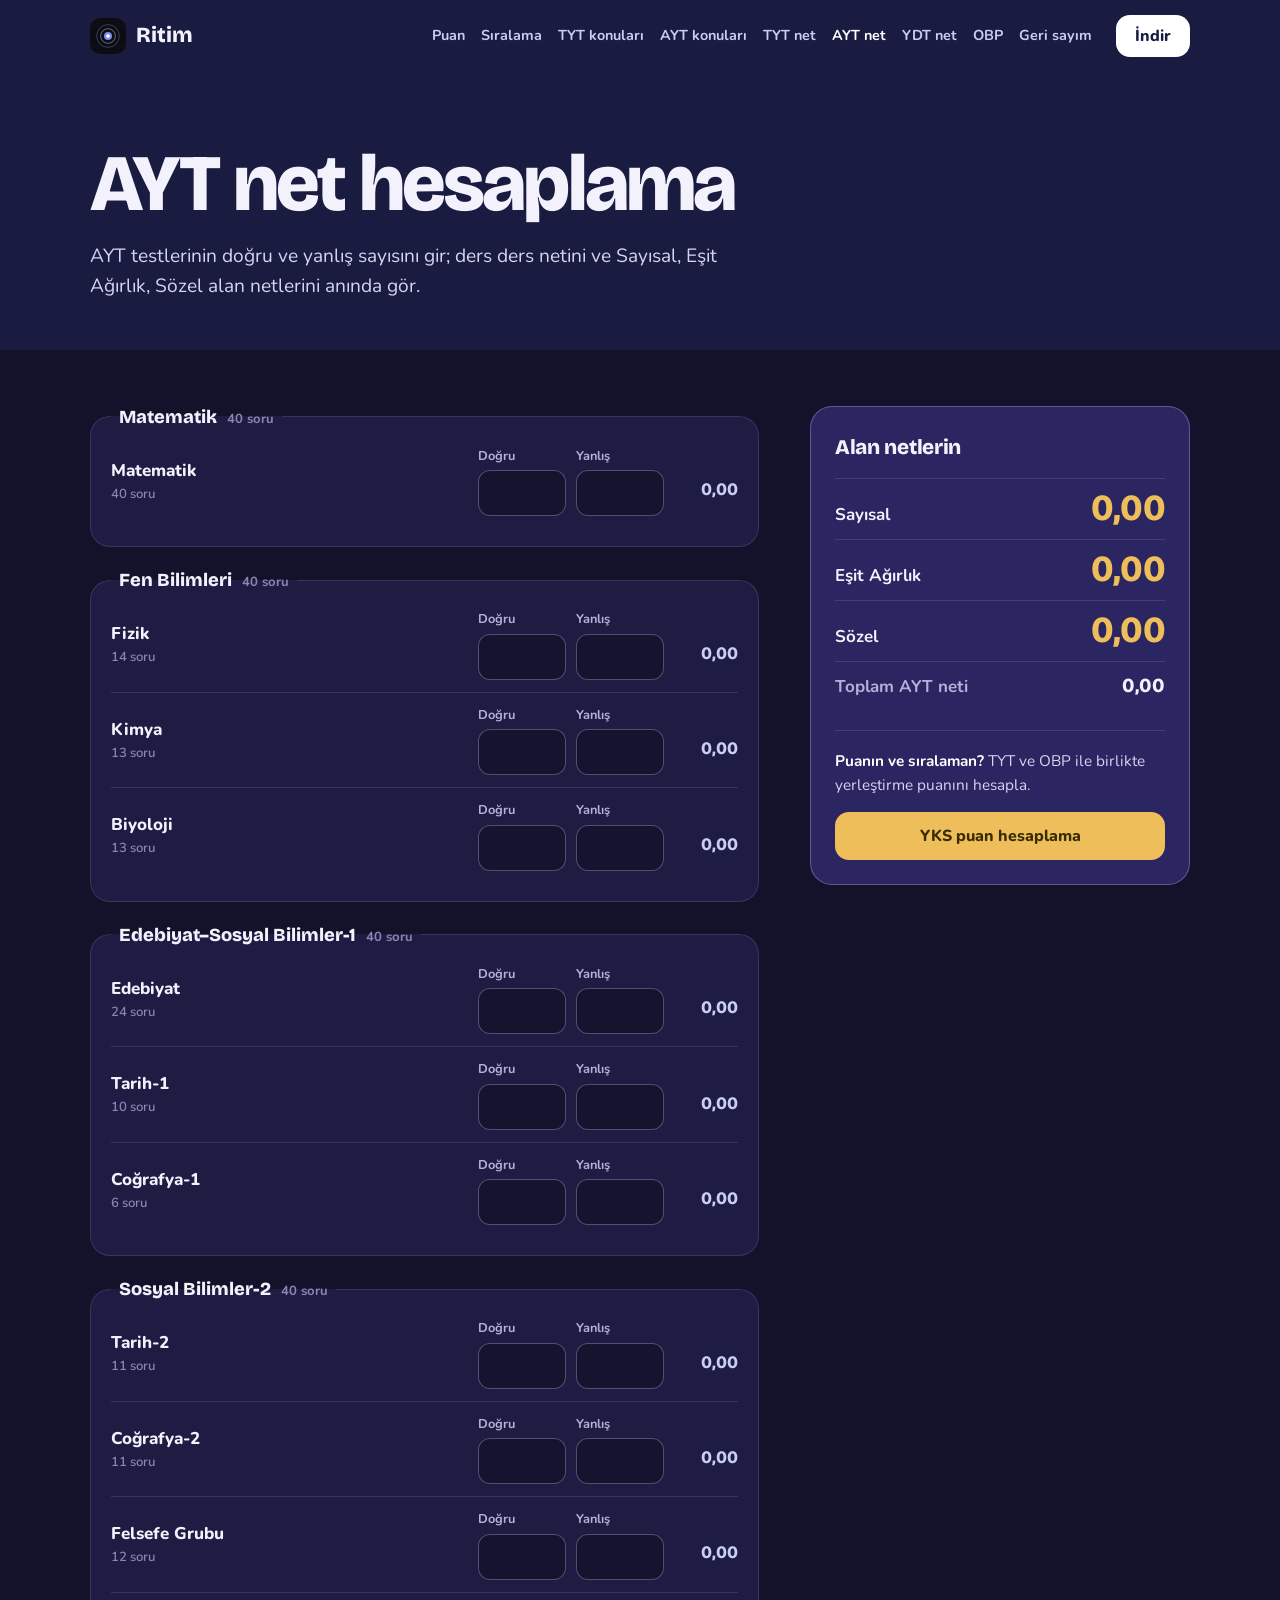
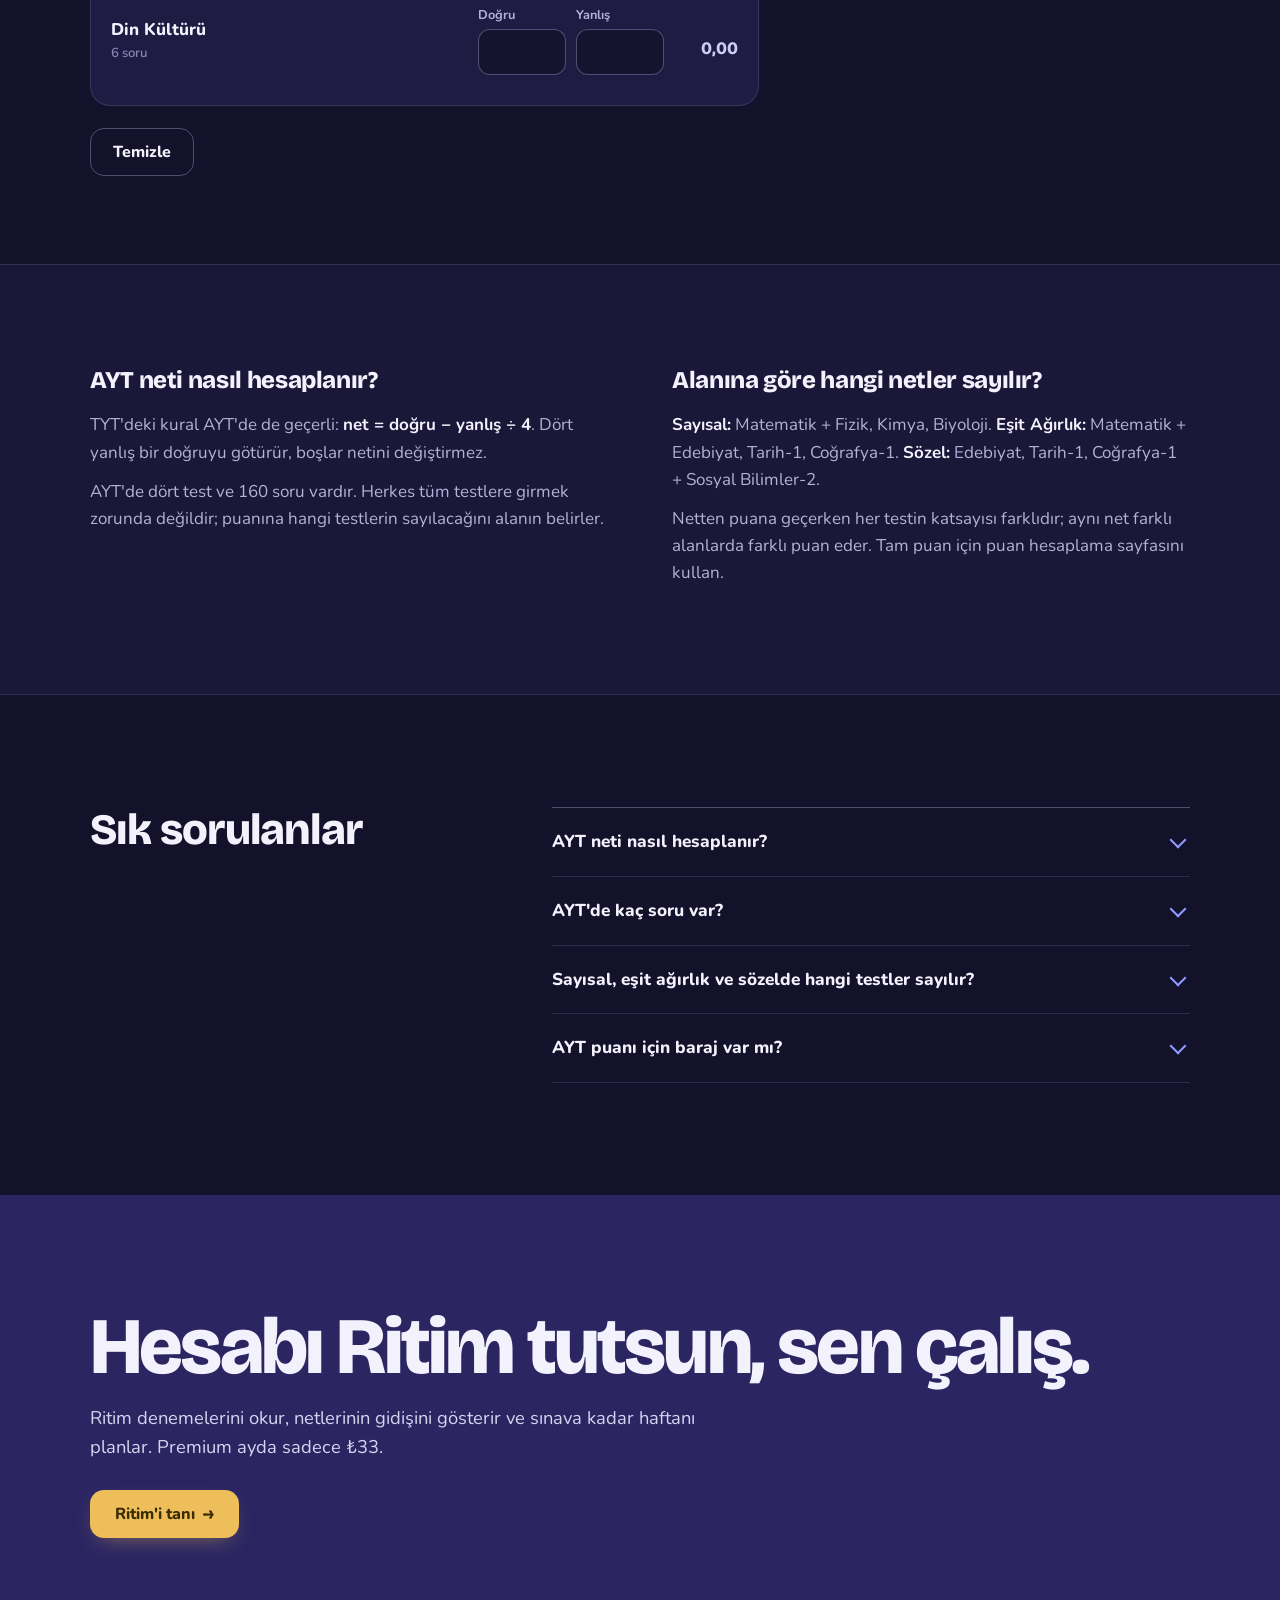
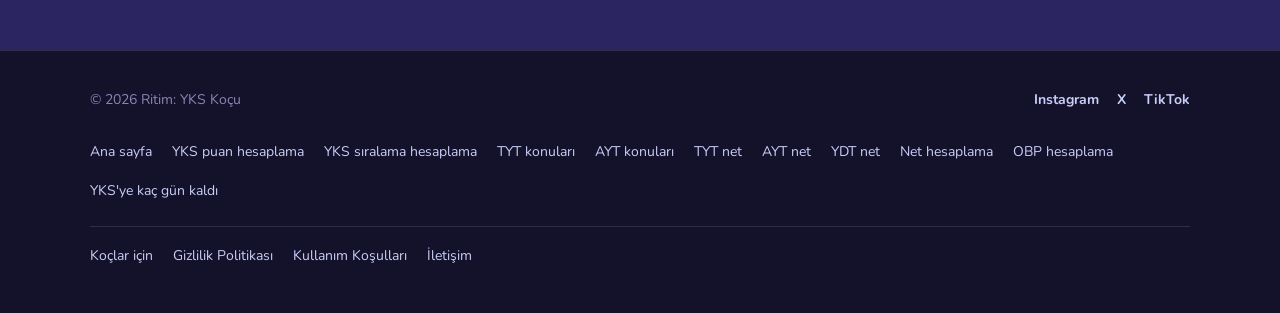
<file: ayt-net-hesaplama/index.html>
<!doctype html>
<html lang="tr">
<head>
  <meta charset="utf-8">
  <meta name="viewport" content="width=device-width, initial-scale=1">
  <title>AYT Net Hesaplama 2027: Sayısal, EA, Sözel Netleri | Ritim</title>
  <meta name="description" content="AYT doğru ve yanlışlarını gir; Matematik, Fen, Edebiyat-Sosyal ve Sosyal-2 netlerini, Sayısal, Eşit Ağırlık ve Sözel alan netlerini anında gör. Ücretsiz AYT net hesaplama.">
  <meta name="theme-color" content="#14122B">
  <meta property="og:type" content="website">
  <meta property="og:site_name" content="Ritim">
  <meta property="og:title" content="AYT Net Hesaplama 2027: Sayısal, EA, Sözel Netleri">
  <meta property="og:description" content="AYT doğru ve yanlışlarını gir; Matematik, Fen, Edebiyat-Sosyal ve Sosyal-2 netlerini, Sayısal, Eşit Ağırlık ve Sözel alan netlerini anında gör. Ücretsiz AYT net hesaplama.">
  <meta property="og:image" content="https://ritimyks.com/assets/img/og.jpg">
  <meta property="og:url" content="https://ritimyks.com/ayt-net-hesaplama/">
  <meta property="og:locale" content="tr_TR">
  <meta name="twitter:card" content="summary_large_image">
  <link rel="canonical" href="https://ritimyks.com/ayt-net-hesaplama/">
  <link rel="icon" href="../assets/img/icon.svg" type="image/svg+xml">
  <link rel="preconnect" href="https://fonts.googleapis.com">
  <link rel="preconnect" href="https://fonts.gstatic.com" crossorigin>
  <link href="https://fonts.googleapis.com/css2?family=Bricolage+Grotesque:opsz,wght@12..96,500..800&family=Nunito:wght@400;600;700;800&display=swap" rel="stylesheet">
  <link rel="stylesheet" href="../assets/style.css?v=7">
  <script type="application/ld+json">
{"@context": "https://schema.org", "@type": "FAQPage", "mainEntity": [{"@type": "Question", "name": "AYT neti nasıl hesaplanır?", "acceptedAnswer": {"@type": "Answer", "text": "Her testte net = doğru − (yanlış ÷ 4). Dört yanlış bir doğruyu götürür, boşlar neti etkilemez. Alan netin, alanının puanına giren testlerin netlerinin toplamıdır."}}, {"@type": "Question", "name": "AYT'de kaç soru var?", "acceptedAnswer": {"@type": "Answer", "text": "AYT'de 160 soru vardır: Matematik 40, Fen Bilimleri 40 (Fizik 14, Kimya 13, Biyoloji 13), Türk Dili ve Edebiyatı–Sosyal Bilimler-1 40 (Edebiyat 24, Tarih-1 10, Coğrafya-1 6) ve Sosyal Bilimler-2 40 (Tarih-2 11, Coğrafya-2 11, Felsefe Grubu 12, Din Kültürü 6)."}}, {"@type": "Question", "name": "Sayısal, eşit ağırlık ve sözelde hangi testler sayılır?", "acceptedAnswer": {"@type": "Answer", "text": "Sayısal: Matematik ile Fizik, Kimya ve Biyoloji. Eşit ağırlık: Matematik, Edebiyat, Tarih-1 ve Coğrafya-1. Sözel: Edebiyat, Tarih-1, Coğrafya-1 ve Sosyal Bilimler-2 testinin tamamı."}}, {"@type": "Question", "name": "AYT puanı için baraj var mı?", "acceptedAnswer": {"@type": "Answer", "text": "AYT puanının hesaplanabilmesi için önce TYT'de Türkçe veya Temel Matematik'ten en az 0,5 net gerekir. Ayrıca puan türüne giren AYT testlerinden en az birinde 0,5 net yapılmalıdır. Güncel kuralları her yıl ÖSYM kılavuzundan kontrol et."}}]}
  </script>
</head>
<body>
  <a class="skip" href="#arac">Araca geç</a>

  <header class="nav">
    <div class="wrap">
      <a class="brand" href="../" aria-label="Ritim ana sayfa">
        <img src="../assets/img/icon.svg" width="36" height="36" alt="">
        <span>Ritim</span>
      </a>
      <nav class="nav-links" aria-label="YKS araçları">
        <a href="../puan-hesaplama/">Puan</a>
        <a href="../yks-siralama-hesaplama/">Sıralama</a>
        <a href="../tyt-konulari-soru-dagilimi/">TYT konuları</a>
        <a href="../ayt-konulari-soru-dagilimi/">AYT konuları</a>
        <a href="../tyt-net-hesaplama/">TYT net</a>
        <a href="../ayt-net-hesaplama/" aria-current="page">AYT net</a>
        <a href="../ydt-net-hesaplama/">YDT net</a>
        <a href="../obp-hesaplama/">OBP</a>
        <a href="../yks-kac-gun-kaldi/">Geri sayım</a>
      </nav>
      <a class="btn btn-light nav-cta" href="../#indir">İndir</a>
    </div>
  </header>

    <main>
    <section class="calc-hero">
      <div class="wrap">
        <h1>AYT net hesaplama</h1>
        <p class="lead">AYT testlerinin doğru ve yanlış sayısını gir; ders ders netini ve Sayısal, Eşit Ağırlık, Sözel alan netlerini anında gör.</p>
      </div>
    </section>

    <section class="calc" id="arac" aria-label="AYT net hesaplama">
      <div class="wrap calc-grid">
        <form class="calc-form" id="form" novalidate>
          <fieldset class="tests" id="g-mat"><legend>Matematik <small>40 soru</small></legend></fieldset>
          <fieldset class="tests" id="g-fen"><legend>Fen Bilimleri <small>40 soru</small></legend></fieldset>
          <fieldset class="tests" id="g-ed"><legend>Edebiyat–Sosyal Bilimler-1 <small>40 soru</small></legend></fieldset>
          <fieldset class="tests" id="g-sos"><legend>Sosyal Bilimler-2 <small>40 soru</small></legend></fieldset>
          <button type="reset" class="btn btn-ghost">Temizle</button>
        </form>
        <aside class="result" aria-live="polite">
          <h2>Alan netlerin</h2>
          <dl>
            <div class="main"><dt>Sayısal</dt><dd id="r-say">0,00</dd></div>
            <div class="main"><dt>Eşit Ağırlık</dt><dd id="r-ea">0,00</dd></div>
            <div class="main"><dt>Sözel</dt><dd id="r-soz">0,00</dd></div>
            <div><dt>Toplam AYT neti</dt><dd id="r-net">0,00</dd></div>
          </dl>
          <p class="warn" id="r-warn" hidden></p>
          <div class="result-cta">
            <p><b>Puanın ve sıralaman?</b> TYT ve OBP ile birlikte yerleştirme puanını hesapla.</p>
            <a class="btn btn-gold" href="../puan-hesaplama/">YKS puan hesaplama</a>
          </div>
        </aside>
      </div>
    </section>

    <section class="calc-info">
      <div class="wrap calc-info-grid">
        <article>
          <h2>AYT neti nasıl hesaplanır?</h2>
          <p>TYT'deki kural AYT'de de geçerli: <b>net = doğru − yanlış ÷ 4</b>. Dört yanlış bir doğruyu götürür, boşlar netini değiştirmez.</p>
          <p>AYT'de dört test ve 160 soru vardır. Herkes tüm testlere girmek zorunda değildir; puanına hangi testlerin sayılacağını alanın belirler.</p>
        </article>
        <article>
          <h2>Alanına göre hangi netler sayılır?</h2>
          <p><b>Sayısal:</b> Matematik + Fizik, Kimya, Biyoloji. <b>Eşit Ağırlık:</b> Matematik + Edebiyat, Tarih-1, Coğrafya-1. <b>Sözel:</b> Edebiyat, Tarih-1, Coğrafya-1 + Sosyal Bilimler-2.</p>
          <p>Netten puana geçerken her testin katsayısı farklıdır; aynı net farklı alanlarda farklı puan eder. Tam puan için puan hesaplama sayfasını kullan.</p>
        </article>
      </div>
    </section>

    <section class="faq-section" aria-labelledby="sss-title">
      <div class="wrap faq-grid">
        <h2 id="sss-title" class="section-title">Sık sorulanlar</h2>
        <div class="faq">
          <details>
            <summary>AYT neti nasıl hesaplanır?</summary>
            <p>Her testte net = doğru − (yanlış ÷ 4). Dört yanlış bir doğruyu götürür, boşlar neti etkilemez. Alan netin, alanının puanına giren testlerin netlerinin toplamıdır.</p>
          </details>
          <details>
            <summary>AYT&#x27;de kaç soru var?</summary>
            <p>AYT&#x27;de 160 soru vardır: Matematik 40, Fen Bilimleri 40 (Fizik 14, Kimya 13, Biyoloji 13), Türk Dili ve Edebiyatı–Sosyal Bilimler-1 40 (Edebiyat 24, Tarih-1 10, Coğrafya-1 6) ve Sosyal Bilimler-2 40 (Tarih-2 11, Coğrafya-2 11, Felsefe Grubu 12, Din Kültürü 6).</p>
          </details>
          <details>
            <summary>Sayısal, eşit ağırlık ve sözelde hangi testler sayılır?</summary>
            <p>Sayısal: Matematik ile Fizik, Kimya ve Biyoloji. Eşit ağırlık: Matematik, Edebiyat, Tarih-1 ve Coğrafya-1. Sözel: Edebiyat, Tarih-1, Coğrafya-1 ve Sosyal Bilimler-2 testinin tamamı.</p>
          </details>
          <details>
            <summary>AYT puanı için baraj var mı?</summary>
            <p>AYT puanının hesaplanabilmesi için önce TYT&#x27;de Türkçe veya Temel Matematik&#x27;ten en az 0,5 net gerekir. Ayrıca puan türüne giren AYT testlerinden en az birinde 0,5 net yapılmalıdır. Güncel kuralları her yıl ÖSYM kılavuzundan kontrol et.</p>
          </details>
        </div>
      </div>
    </section>

    <section class="closing">
      <div class="wrap">
        <h2>Hesabı Ritim tutsun, sen çalış.</h2>
        <p>Ritim denemelerini okur, netlerinin gidişini gösterir ve sınava kadar haftanı planlar. Premium ayda sadece ₺33.</p>
        <div class="stores"><a class="btn btn-brand" href="../">Ritim'i tanı</a></div>
      </div>
    </section>
  </main>

  <footer class="footer">
    <div class="wrap">
      <div class="footer-top">
        <span>© 2026 Ritim: YKS Koçu</span>
        <div class="footer-social" aria-label="Sosyal medya">
          <a href="https://www.instagram.com/ritimyks/" target="_blank" rel="noopener">Instagram</a>
          <a href="https://x.com/ritimyks" target="_blank" rel="noopener">X</a>
          <a href="https://www.tiktok.com/@ritimyks" target="_blank" rel="noopener">TikTok</a>
        </div>
      </div>
      <nav aria-label="YKS araçları">
        <a href="../">Ana sayfa</a>
        <a href="../puan-hesaplama/">YKS puan hesaplama</a>
        <a href="../yks-siralama-hesaplama/">YKS sıralama hesaplama</a>
        <a href="../tyt-konulari-soru-dagilimi/">TYT konuları</a>
        <a href="../ayt-konulari-soru-dagilimi/">AYT konuları</a>
        <a href="../tyt-net-hesaplama/">TYT net</a>
        <a href="../ayt-net-hesaplama/">AYT net</a>
        <a href="../ydt-net-hesaplama/">YDT net</a>
        <a href="../net-hesaplama/">Net hesaplama</a>
        <a href="../obp-hesaplama/">OBP hesaplama</a>
        <a href="../yks-kac-gun-kaldi/">YKS'ye kaç gün kaldı</a>
      </nav>
      <nav class="footer-legal" aria-label="Yasal">
        <a href="https://koc.ritimyks.com" target="_blank" rel="noopener">Koçlar için</a>
        <a href="../privacy/">Gizlilik Politikası</a>
        <a href="../terms/">Kullanım Koşulları</a>
        <a href="mailto:suesyazilim@gmail.com">İletişim</a>
      </nav>
    </div>
  </footer>
  <script>
    const $ = (id) => document.getElementById(id);
    const fmt = (n, d = 2) => n.toLocaleString("tr-TR", { minimumFractionDigits: d, maximumFractionDigits: d });
    const TESTS = [
      { id: "mat", g: "g-mat", name: "Matematik", q: 40 },
      { id: "fiz", g: "g-fen", name: "Fizik", q: 14 }, { id: "kim", g: "g-fen", name: "Kimya", q: 13 },
      { id: "bio", g: "g-fen", name: "Biyoloji", q: 13 },
      { id: "ed", g: "g-ed", name: "Edebiyat", q: 24 }, { id: "tar1", g: "g-ed", name: "Tarih-1", q: 10 },
      { id: "cog1", g: "g-ed", name: "Coğrafya-1", q: 6 },
      { id: "tar2", g: "g-sos", name: "Tarih-2", q: 11 }, { id: "cog2", g: "g-sos", name: "Coğrafya-2", q: 11 },
      { id: "fel", g: "g-sos", name: "Felsefe Grubu", q: 12 }, { id: "din", g: "g-sos", name: "Din Kültürü", q: 6 }
    ];
    const AREAS = {
      say: ["mat", "fiz", "kim", "bio"],
      ea: ["mat", "ed", "tar1", "cog1"],
      soz: ["ed", "tar1", "cog1", "tar2", "cog2", "fel", "din"]
    };
    TESTS.forEach((t) => $(t.g).insertAdjacentHTML("beforeend", `<div class="test" data-test="${t.id}" data-q="${t.q}">
        <span class="test-name">${t.name} <small>${t.q} soru</small></span>
        <label class="field"><span>Doğru</span><input type="number" id="ayt-${t.id}-d" name="ayt-${t.id}-d" inputmode="numeric" min="0" max="${t.q}" data-kind="d" aria-label="${t.name} doğru"></label>
        <label class="field"><span>Yanlış</span><input type="number" id="ayt-${t.id}-y" name="ayt-${t.id}-y" inputmode="numeric" min="0" max="${t.q}" data-kind="y" aria-label="${t.name} yanlış"></label>
        <output class="net" aria-label="${t.name} net">0,00</output>
      </div>`));
    function calc() {
      const nets = {}; let bad = false, total = 0;
      TESTS.forEach((t) => {
        const el = document.querySelector(`[data-test="${t.id}"]`);
        const d = Math.max(0, Math.floor(+el.querySelector('[data-kind="d"]').value || 0));
        const y = Math.max(0, Math.floor(+el.querySelector('[data-kind="y"]').value || 0));
        const over = d + y > t.q; el.classList.toggle("bad", over); bad = bad || over;
        const n = over ? 0 : d - y / 4; nets[t.id] = n; total += n;
        el.querySelector(".net").textContent = over ? "fazla" : fmt(n);
      });
      const sum = (ids) => ids.reduce((s, id) => s + nets[id], 0);
      $("r-say").textContent = fmt(sum(AREAS.say)); $("r-ea").textContent = fmt(sum(AREAS.ea));
      $("r-soz").textContent = fmt(sum(AREAS.soz)); $("r-net").textContent = fmt(total);
      $("r-warn").hidden = !bad;
      $("r-warn").textContent = bad ? "Bir testte doğru ve yanlış toplamı soru sayısını aşıyor." : "";
    }
    $("form").addEventListener("input", calc);
    $("form").addEventListener("reset", () => setTimeout(calc, 0));
    calc();
  </script>
</body>
</html>
</file>
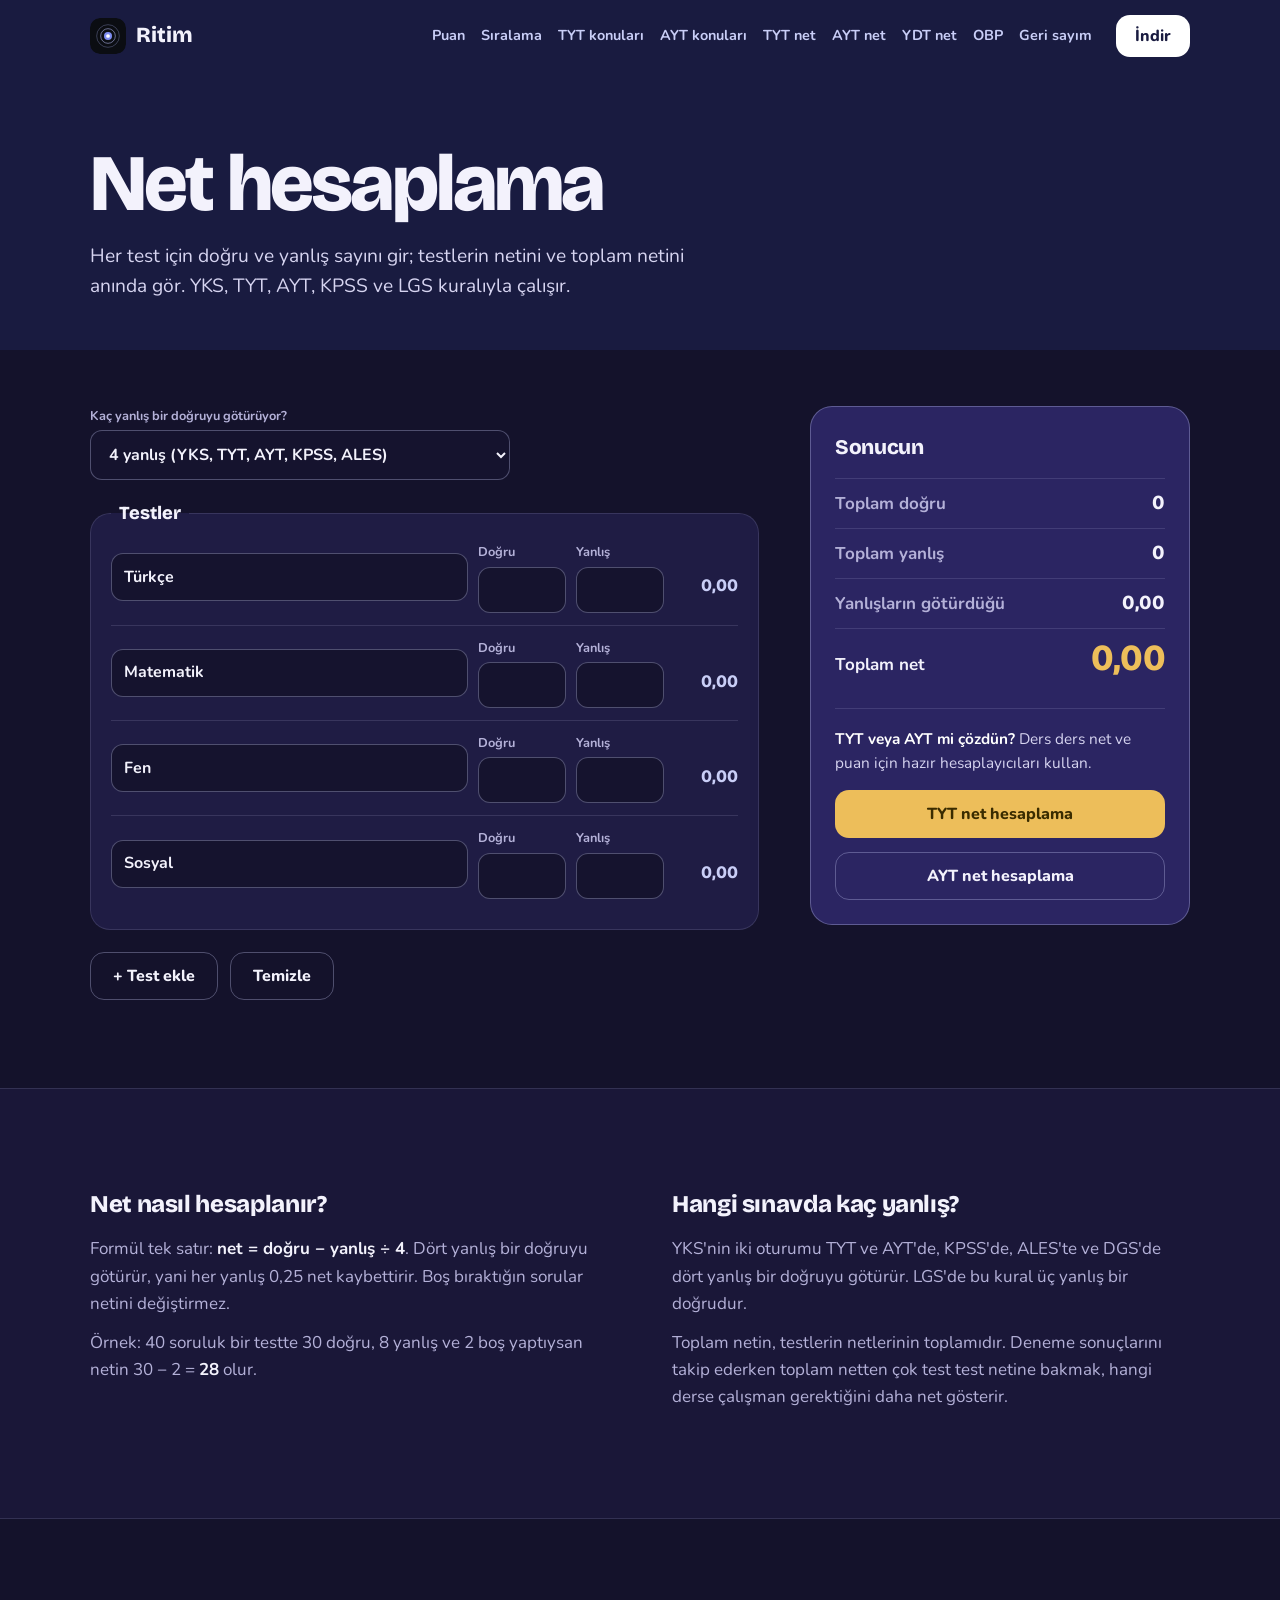
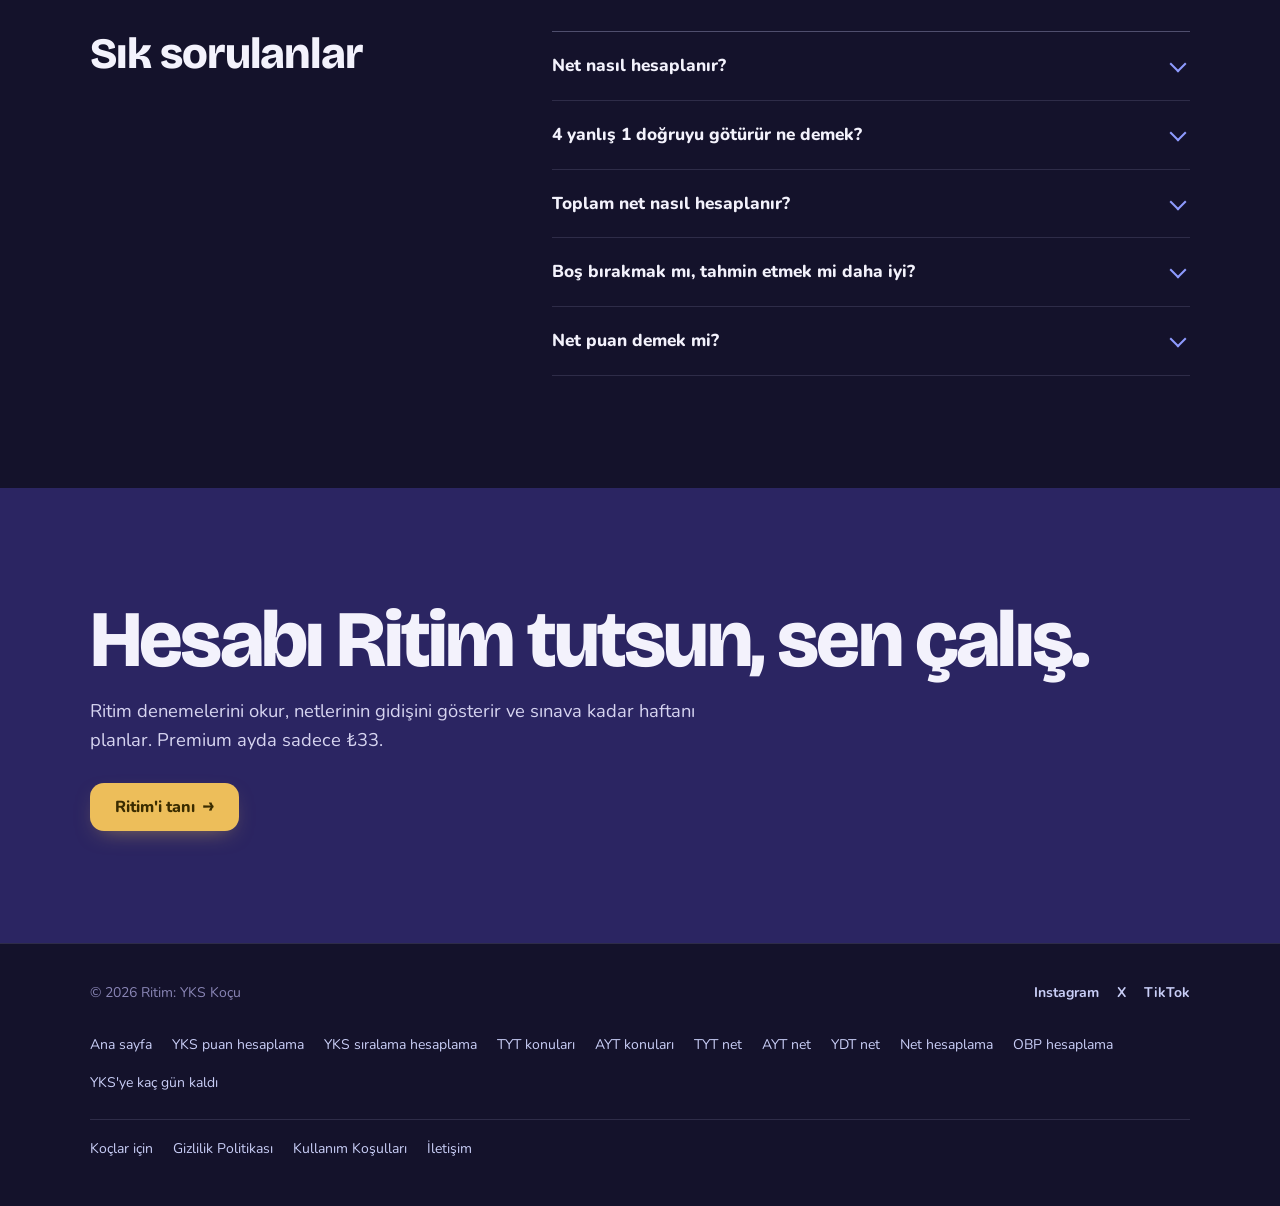
<file: net-hesaplama/index.html>
<!doctype html>
<html lang="tr">
<head>
  <meta charset="utf-8">
  <meta name="viewport" content="width=device-width, initial-scale=1">
  <title>Net Hesaplama: Test Net Hesaplama (4 Yanlış 1 Doğru) | Ritim</title>
  <meta name="description" content="Doğru ve yanlış sayını gir, testlerin netini ve toplam netini anında gör. YKS, TYT, AYT, KPSS (4 yanlış 1 doğru) ve LGS (3 yanlış 1 doğru) için ücretsiz net hesaplama.">
  <meta name="theme-color" content="#14122B">
  <meta property="og:type" content="website">
  <meta property="og:site_name" content="Ritim">
  <meta property="og:title" content="Net Hesaplama: Test Net Hesaplama (4 Yanlış 1 Doğru)">
  <meta property="og:description" content="Doğru ve yanlış sayını gir, testlerin netini ve toplam netini anında gör. YKS, TYT, AYT, KPSS (4 yanlış 1 doğru) ve LGS (3 yanlış 1 doğru) için ücretsiz net hesaplama.">
  <meta property="og:image" content="https://ritimyks.com/assets/img/og.jpg">
  <meta property="og:url" content="https://ritimyks.com/net-hesaplama/">
  <meta property="og:locale" content="tr_TR">
  <meta name="twitter:card" content="summary_large_image">
  <link rel="canonical" href="https://ritimyks.com/net-hesaplama/">
  <link rel="icon" href="../assets/img/icon.svg" type="image/svg+xml">
  <link rel="preconnect" href="https://fonts.googleapis.com">
  <link rel="preconnect" href="https://fonts.gstatic.com" crossorigin>
  <link href="https://fonts.googleapis.com/css2?family=Bricolage+Grotesque:opsz,wght@12..96,500..800&family=Nunito:wght@400;600;700;800&display=swap" rel="stylesheet">
  <link rel="stylesheet" href="../assets/style.css?v=7">
  <script type="application/ld+json">
{"@context": "https://schema.org", "@type": "FAQPage", "mainEntity": [{"@type": "Question", "name": "Net nasıl hesaplanır?", "acceptedAnswer": {"@type": "Answer", "text": "Net = doğru sayısı − (yanlış sayısı ÷ 4). YKS, TYT, AYT, KPSS ve ALES'te dört yanlış bir doğruyu götürür. LGS'de üç yanlış bir doğruyu götürür. Boş bırakılan sorular neti etkilemez."}}, {"@type": "Question", "name": "4 yanlış 1 doğruyu götürür ne demek?", "acceptedAnswer": {"@type": "Answer", "text": "Her dört yanlış cevap, bir doğru cevabın puanını siler. Örneğin 30 doğru ve 8 yanlış yaptıysan netin 30 − 8 ÷ 4 = 28 olur. Tek bir yanlış 0,25 net kaybettirir."}}, {"@type": "Question", "name": "Toplam net nasıl hesaplanır?", "acceptedAnswer": {"@type": "Answer", "text": "Her testin netini ayrı ayrı hesaplayıp toplarsın. Toplam neti doğrudan toplam doğru ve toplam yanlıştan da bulabilirsin; sonuç aynıdır, çünkü her testte aynı kural uygulanır."}}, {"@type": "Question", "name": "Boş bırakmak mı, tahmin etmek mi daha iyi?", "acceptedAnswer": {"@type": "Answer", "text": "Beş şıklı bir soruda rastgele işaretlersen beklenen kazancın sıfırdır: 0,2 ihtimalle 1 doğru, 0,8 ihtimalle 0,25 net kayıp. İki şıkkı eleyebiliyorsan işaretlemek beklenen olarak kazandırır."}}, {"@type": "Question", "name": "Net puan demek mi?", "acceptedAnswer": {"@type": "Answer", "text": "Hayır. Net, puanın hammaddesidir. Puan, netlerin ÖSYM'nin katsayılarıyla çarpılıp taban puana eklenmesiyle bulunur. YKS puanını görmek için puan hesaplama sayfasını kullanabilirsin."}}]}
  </script>
</head>
<body>
  <a class="skip" href="#arac">Araca geç</a>

  <header class="nav">
    <div class="wrap">
      <a class="brand" href="../" aria-label="Ritim ana sayfa">
        <img src="../assets/img/icon.svg" width="36" height="36" alt="">
        <span>Ritim</span>
      </a>
      <nav class="nav-links" aria-label="YKS araçları">
        <a href="../puan-hesaplama/">Puan</a>
        <a href="../yks-siralama-hesaplama/">Sıralama</a>
        <a href="../tyt-konulari-soru-dagilimi/">TYT konuları</a>
        <a href="../ayt-konulari-soru-dagilimi/">AYT konuları</a>
        <a href="../tyt-net-hesaplama/">TYT net</a>
        <a href="../ayt-net-hesaplama/">AYT net</a>
        <a href="../ydt-net-hesaplama/">YDT net</a>
        <a href="../obp-hesaplama/">OBP</a>
        <a href="../yks-kac-gun-kaldi/">Geri sayım</a>
      </nav>
      <a class="btn btn-light nav-cta" href="../#indir">İndir</a>
    </div>
  </header>

    <main>
    <section class="calc-hero">
      <div class="wrap">
        <h1>Net hesaplama</h1>
        <p class="lead">Her test için doğru ve yanlış sayını gir; testlerin netini ve toplam netini anında gör. YKS, TYT, AYT, KPSS ve LGS kuralıyla çalışır.</p>
      </div>
    </section>

    <section class="calc" id="arac" aria-label="Net hesaplama">
      <div class="wrap calc-grid">
        <form class="calc-form" id="form" novalidate>
          <label class="field rule-field"><span>Kaç yanlış bir doğruyu götürüyor?</span>
            <select id="rule" name="rule">
              <option value="4" selected>4 yanlış (YKS, TYT, AYT, KPSS, ALES)</option>
              <option value="3">3 yanlış (LGS)</option>
              <option value="0">Yanlış doğruyu götürmüyor</option>
            </select>
          </label>
          <fieldset class="tests" id="tests"><legend>Testler</legend></fieldset>
          <div class="calc-actions">
            <button type="button" class="btn btn-ghost" id="add">+ Test ekle</button>
            <button type="reset" class="btn btn-ghost">Temizle</button>
          </div>
        </form>
        <aside class="result" aria-live="polite">
          <h2>Sonucun</h2>
          <dl>
            <div><dt>Toplam doğru</dt><dd id="r-d">0</dd></div>
            <div><dt>Toplam yanlış</dt><dd id="r-y">0</dd></div>
            <div><dt>Yanlışların götürdüğü</dt><dd id="r-lost">0,00</dd></div>
            <div class="main"><dt>Toplam net</dt><dd id="r-net">0,00</dd></div>
          </dl>
          <div class="result-cta">
            <p><b>TYT veya AYT mi çözdün?</b> Ders ders net ve puan için hazır hesaplayıcıları kullan.</p>
            <a class="btn btn-gold" href="../tyt-net-hesaplama/">TYT net hesaplama</a>
            <a class="btn btn-ghost" href="../ayt-net-hesaplama/">AYT net hesaplama</a>
          </div>
        </aside>
      </div>
    </section>

    <section class="calc-info">
      <div class="wrap calc-info-grid">
        <article>
          <h2>Net nasıl hesaplanır?</h2>
          <p>Formül tek satır: <b>net = doğru − yanlış ÷ 4</b>. Dört yanlış bir doğruyu götürür, yani her yanlış 0,25 net kaybettirir. Boş bıraktığın sorular netini değiştirmez.</p>
          <p>Örnek: 40 soruluk bir testte 30 doğru, 8 yanlış ve 2 boş yaptıysan netin 30 − 2 = <b>28</b> olur.</p>
        </article>
        <article>
          <h2>Hangi sınavda kaç yanlış?</h2>
          <p>YKS'nin iki oturumu TYT ve AYT'de, KPSS'de, ALES'te ve DGS'de dört yanlış bir doğruyu götürür. LGS'de bu kural üç yanlış bir doğrudur.</p>
          <p>Toplam netin, testlerin netlerinin toplamıdır. Deneme sonuçlarını takip ederken toplam netten çok test test netine bakmak, hangi derse çalışman gerektiğini daha net gösterir.</p>
        </article>
      </div>
    </section>

    <section class="faq-section" aria-labelledby="sss-title">
      <div class="wrap faq-grid">
        <h2 id="sss-title" class="section-title">Sık sorulanlar</h2>
        <div class="faq">
          <details>
            <summary>Net nasıl hesaplanır?</summary>
            <p>Net = doğru sayısı − (yanlış sayısı ÷ 4). YKS, TYT, AYT, KPSS ve ALES&#x27;te dört yanlış bir doğruyu götürür. LGS&#x27;de üç yanlış bir doğruyu götürür. Boş bırakılan sorular neti etkilemez.</p>
          </details>
          <details>
            <summary>4 yanlış 1 doğruyu götürür ne demek?</summary>
            <p>Her dört yanlış cevap, bir doğru cevabın puanını siler. Örneğin 30 doğru ve 8 yanlış yaptıysan netin 30 − 8 ÷ 4 = 28 olur. Tek bir yanlış 0,25 net kaybettirir.</p>
          </details>
          <details>
            <summary>Toplam net nasıl hesaplanır?</summary>
            <p>Her testin netini ayrı ayrı hesaplayıp toplarsın. Toplam neti doğrudan toplam doğru ve toplam yanlıştan da bulabilirsin; sonuç aynıdır, çünkü her testte aynı kural uygulanır.</p>
          </details>
          <details>
            <summary>Boş bırakmak mı, tahmin etmek mi daha iyi?</summary>
            <p>Beş şıklı bir soruda rastgele işaretlersen beklenen kazancın sıfırdır: 0,2 ihtimalle 1 doğru, 0,8 ihtimalle 0,25 net kayıp. İki şıkkı eleyebiliyorsan işaretlemek beklenen olarak kazandırır.</p>
          </details>
          <details>
            <summary>Net puan demek mi?</summary>
            <p>Hayır. Net, puanın hammaddesidir. Puan, netlerin ÖSYM&#x27;nin katsayılarıyla çarpılıp taban puana eklenmesiyle bulunur. YKS puanını görmek için puan hesaplama sayfasını kullanabilirsin.</p>
          </details>
        </div>
      </div>
    </section>

    <section class="closing">
      <div class="wrap">
        <h2>Hesabı Ritim tutsun, sen çalış.</h2>
        <p>Ritim denemelerini okur, netlerinin gidişini gösterir ve sınava kadar haftanı planlar. Premium ayda sadece ₺33.</p>
        <div class="stores"><a class="btn btn-brand" href="../">Ritim'i tanı</a></div>
      </div>
    </section>
  </main>

  <footer class="footer">
    <div class="wrap">
      <div class="footer-top">
        <span>© 2026 Ritim: YKS Koçu</span>
        <div class="footer-social" aria-label="Sosyal medya">
          <a href="https://www.instagram.com/ritimyks/" target="_blank" rel="noopener">Instagram</a>
          <a href="https://x.com/ritimyks" target="_blank" rel="noopener">X</a>
          <a href="https://www.tiktok.com/@ritimyks" target="_blank" rel="noopener">TikTok</a>
        </div>
      </div>
      <nav aria-label="YKS araçları">
        <a href="../">Ana sayfa</a>
        <a href="../puan-hesaplama/">YKS puan hesaplama</a>
        <a href="../yks-siralama-hesaplama/">YKS sıralama hesaplama</a>
        <a href="../tyt-konulari-soru-dagilimi/">TYT konuları</a>
        <a href="../ayt-konulari-soru-dagilimi/">AYT konuları</a>
        <a href="../tyt-net-hesaplama/">TYT net</a>
        <a href="../ayt-net-hesaplama/">AYT net</a>
        <a href="../ydt-net-hesaplama/">YDT net</a>
        <a href="../net-hesaplama/">Net hesaplama</a>
        <a href="../obp-hesaplama/">OBP hesaplama</a>
        <a href="../yks-kac-gun-kaldi/">YKS'ye kaç gün kaldı</a>
      </nav>
      <nav class="footer-legal" aria-label="Yasal">
        <a href="https://koc.ritimyks.com" target="_blank" rel="noopener">Koçlar için</a>
        <a href="../privacy/">Gizlilik Politikası</a>
        <a href="../terms/">Kullanım Koşulları</a>
        <a href="mailto:suesyazilim@gmail.com">İletişim</a>
      </nav>
    </div>
  </footer>
  <script>
    const $ = (id) => document.getElementById(id);
    const fmt = (n, d = 2) => n.toLocaleString("tr-TR", { minimumFractionDigits: d, maximumFractionDigits: d });
    let count = 0;
    function addRow(name) {
      count++;
      const label = name || ("Test " + count);
      $("tests").insertAdjacentHTML("beforeend", `<div class="test" data-test>
        <span class="test-name"><input class="test-title" type="text" id="test-${count}-name" name="test-${count}-name" value="${label}" aria-label="Test adı" maxlength="24"></span>
        <label class="field"><span>Doğru</span><input type="number" id="test-${count}-d" name="test-${count}-d" inputmode="numeric" min="0" data-kind="d" aria-label="${label} doğru"></label>
        <label class="field"><span>Yanlış</span><input type="number" id="test-${count}-y" name="test-${count}-y" inputmode="numeric" min="0" data-kind="y" aria-label="${label} yanlış"></label>
        <output class="net" aria-label="${label} net">0,00</output>
      </div>`);
    }
    function calc() {
      const k = +$("rule").value;
      let D = 0, Y = 0, net = 0;
      document.querySelectorAll("[data-test]").forEach((el) => {
        const d = Math.max(0, Math.floor(+el.querySelector('[data-kind="d"]').value || 0));
        const y = Math.max(0, Math.floor(+el.querySelector('[data-kind="y"]').value || 0));
        const n = k ? d - y / k : d;
        el.querySelector(".net").textContent = fmt(n);
        D += d; Y += y; net += n;
      });
      $("r-d").textContent = D; $("r-y").textContent = Y;
      $("r-lost").textContent = fmt(k ? Y / k : 0); $("r-net").textContent = fmt(net);
    }
    ["Türkçe", "Matematik", "Fen", "Sosyal"].forEach(addRow);
    $("add").addEventListener("click", () => { addRow(); calc(); });
    $("form").addEventListener("input", calc);
    $("form").addEventListener("reset", () => setTimeout(calc, 0));
    calc();
  </script>
</body>
</html>
</file>
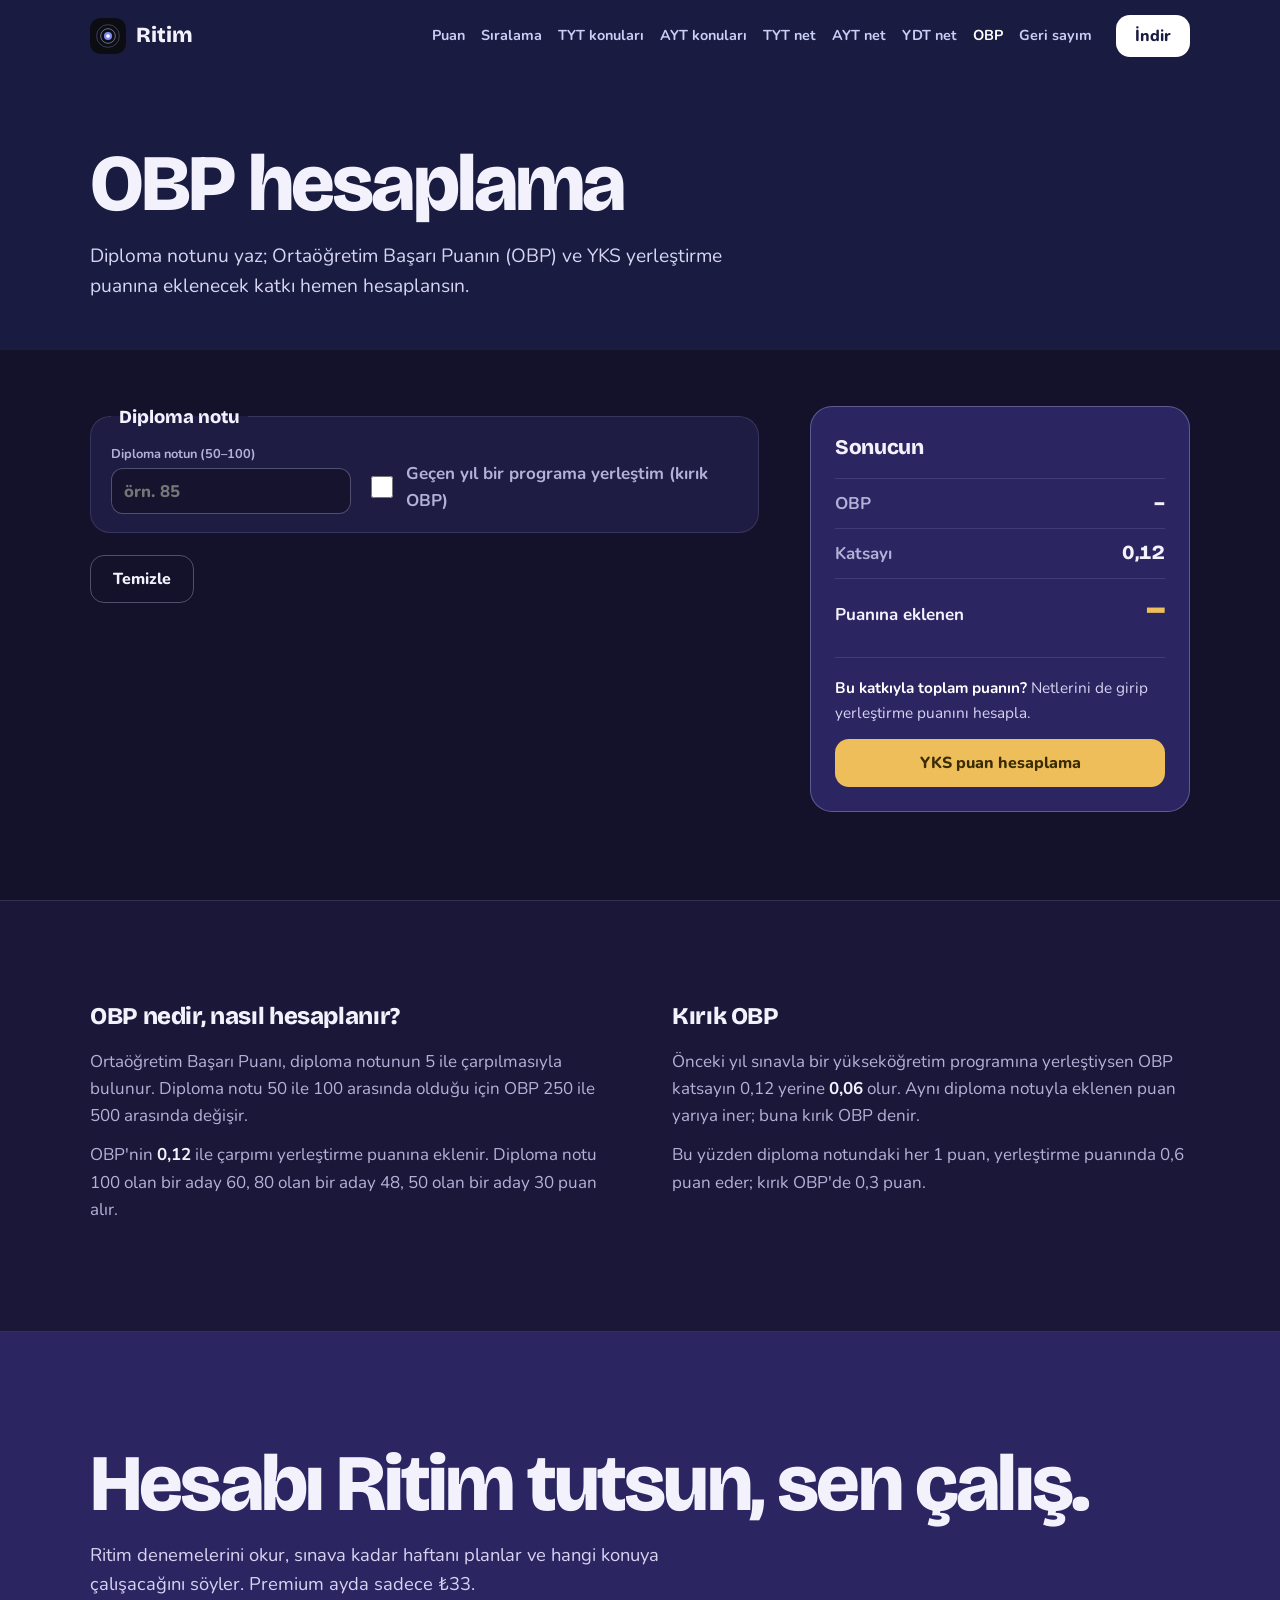
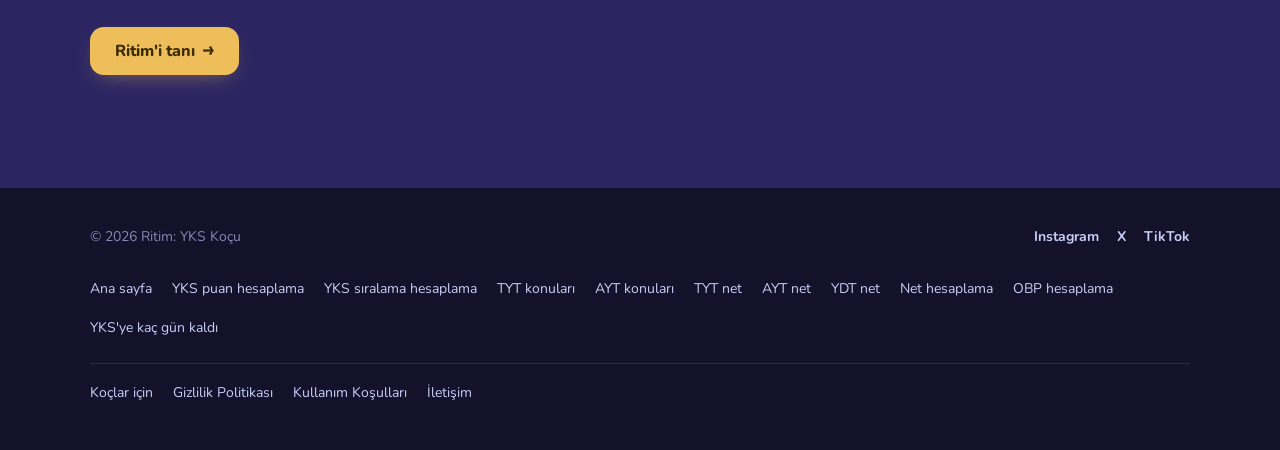
<file: obp-hesaplama/index.html>
<!doctype html>
<html lang="tr">
<head>
  <meta charset="utf-8">
  <meta name="viewport" content="width=device-width, initial-scale=1">
  <title>OBP Hesaplama 2027: Diploma Notu Kaç Puan? | Ritim</title>
  <meta name="description" content="Diploma notunu gir; OBP'ni ve YKS yerleştirme puanına eklenecek puanı anında gör. Kırık OBP dahil ücretsiz OBP hesaplama.">
  <meta name="theme-color" content="#14122B">
  <meta property="og:type" content="website">
  <meta property="og:site_name" content="Ritim">
  <meta property="og:title" content="OBP Hesaplama 2027: Diploma Notu Kaç Puan?">
  <meta property="og:description" content="Diploma notunu gir; OBP'ni ve YKS yerleştirme puanına eklenecek puanı anında gör. Kırık OBP dahil ücretsiz OBP hesaplama.">
  <meta property="og:image" content="https://ritimyks.com/assets/img/og.jpg">
  <meta property="og:url" content="https://ritimyks.com/obp-hesaplama/">
  <meta property="og:locale" content="tr_TR">
  <meta name="twitter:card" content="summary_large_image">
  <link rel="canonical" href="https://ritimyks.com/obp-hesaplama/">
  <link rel="icon" href="../assets/img/icon.svg" type="image/svg+xml">
  <link rel="preconnect" href="https://fonts.googleapis.com">
  <link rel="preconnect" href="https://fonts.gstatic.com" crossorigin>
  <link href="https://fonts.googleapis.com/css2?family=Bricolage+Grotesque:opsz,wght@12..96,500..800&family=Nunito:wght@400;600;700;800&display=swap" rel="stylesheet">
  <link rel="stylesheet" href="../assets/style.css?v=7">
  <script type="application/ld+json">
{"@context": "https://schema.org", "@type": "FAQPage", "mainEntity": [{"@type": "Question", "name": "OBP nasıl hesaplanır?", "acceptedAnswer": {"@type": "Answer", "text": "Diploma notu 5 ile çarpılarak OBP bulunur. OBP'nin 0,12 katı YKS yerleştirme puanına eklenir. Diploma notu 100 olan aday en fazla 60 puan alır."}}, {"@type": "Question", "name": "Kırık OBP nedir?", "acceptedAnswer": {"@type": "Answer", "text": "Önceki yıl sınavla bir yükseköğretim programına yerleşen adaylarda OBP katsayısı 0,12 yerine 0,06 olarak uygulanır; eklenen puan yarıya düşer."}}, {"@type": "Question", "name": "Diploma notu 80 olan kaç puan alır?", "acceptedAnswer": {"@type": "Answer", "text": "OBP 400 olur ve yerleştirme puanına 48 puan eklenir. Kırık OBP durumunda bu katkı 24 puandır."}}]}
  </script>
</head>
<body>
  <a class="skip" href="#arac">Araca geç</a>

  <header class="nav">
    <div class="wrap">
      <a class="brand" href="../" aria-label="Ritim ana sayfa">
        <img src="../assets/img/icon.svg" width="36" height="36" alt="">
        <span>Ritim</span>
      </a>
      <nav class="nav-links" aria-label="YKS araçları">
        <a href="../puan-hesaplama/">Puan</a>
        <a href="../yks-siralama-hesaplama/">Sıralama</a>
        <a href="../tyt-konulari-soru-dagilimi/">TYT konuları</a>
        <a href="../ayt-konulari-soru-dagilimi/">AYT konuları</a>
        <a href="../tyt-net-hesaplama/">TYT net</a>
        <a href="../ayt-net-hesaplama/">AYT net</a>
        <a href="../ydt-net-hesaplama/">YDT net</a>
        <a href="../obp-hesaplama/" aria-current="page">OBP</a>
        <a href="../yks-kac-gun-kaldi/">Geri sayım</a>
      </nav>
      <a class="btn btn-light nav-cta" href="../#indir">İndir</a>
    </div>
  </header>

  <main>
    <section class="calc-hero">
      <div class="wrap">
        <h1>OBP hesaplama</h1>
        <p class="lead">Diploma notunu yaz; Ortaöğretim Başarı Puanın (OBP) ve YKS yerleştirme puanına eklenecek katkı hemen hesaplansın.</p>
      </div>
    </section>

    <section class="calc" id="arac" aria-label="OBP hesaplama">
      <div class="wrap calc-grid">
        <form class="calc-form" id="form" novalidate>
          <fieldset class="obp">
            <legend>Diploma notu</legend>
            <div class="obp-row">
              <label class="field"><span>Diploma notun (50–100)</span>
                <input type="number" id="diploma" name="diploma" inputmode="decimal" min="50" max="100" step="0.01" placeholder="örn. 85">
              </label>
              <label class="check"><input type="checkbox" id="kirik" name="kirik"><span>Geçen yıl bir programa yerleştim (kırık OBP)</span></label>
            </div>
          </fieldset>
          <button type="reset" class="btn btn-ghost">Temizle</button>
        </form>
        <aside class="result" aria-live="polite">
          <h2>Sonucun</h2>
          <dl>
            <div><dt>OBP</dt><dd id="r-obp">–</dd></div>
            <div><dt>Katsayı</dt><dd id="r-k">0,12</dd></div>
            <div class="main"><dt>Puanına eklenen</dt><dd id="r-add">–</dd></div>
          </dl>
          <p class="warn" id="r-warn" hidden></p>
          <div class="result-cta">
            <p><b>Bu katkıyla toplam puanın?</b> Netlerini de girip yerleştirme puanını hesapla.</p>
            <a class="btn btn-gold" href="../puan-hesaplama/">YKS puan hesaplama</a>
          </div>
        </aside>
      </div>
    </section>

    <section class="calc-info">
      <div class="wrap calc-info-grid">
        <article>
          <h2>OBP nedir, nasıl hesaplanır?</h2>
          <p>Ortaöğretim Başarı Puanı, diploma notunun 5 ile çarpılmasıyla bulunur. Diploma notu 50 ile 100 arasında olduğu için OBP 250 ile 500 arasında değişir.</p>
          <p>OBP'nin <b>0,12</b> ile çarpımı yerleştirme puanına eklenir. Diploma notu 100 olan bir aday 60, 80 olan bir aday 48, 50 olan bir aday 30 puan alır.</p>
        </article>
        <article>
          <h2>Kırık OBP</h2>
          <p>Önceki yıl sınavla bir yükseköğretim programına yerleştiysen OBP katsayın 0,12 yerine <b>0,06</b> olur. Aynı diploma notuyla eklenen puan yarıya iner; buna kırık OBP denir.</p>
          <p>Bu yüzden diploma notundaki her 1 puan, yerleştirme puanında 0,6 puan eder; kırık OBP'de 0,3 puan.</p>
        </article>
      </div>
    </section>

    <section class="closing">
      <div class="wrap">
        <h2>Hesabı Ritim tutsun, sen çalış.</h2>
        <p>Ritim denemelerini okur, sınava kadar haftanı planlar ve hangi konuya çalışacağını söyler. Premium ayda sadece ₺33.</p>
        <div class="stores"><a class="btn btn-brand" href="../">Ritim'i tanı</a></div>
      </div>
    </section>
  </main>

  <footer class="footer">
    <div class="wrap">
      <div class="footer-top">
        <span>© 2026 Ritim: YKS Koçu</span>
        <div class="footer-social" aria-label="Sosyal medya">
          <a href="https://www.instagram.com/ritimyks/" target="_blank" rel="noopener">Instagram</a>
          <a href="https://x.com/ritimyks" target="_blank" rel="noopener">X</a>
          <a href="https://www.tiktok.com/@ritimyks" target="_blank" rel="noopener">TikTok</a>
        </div>
      </div>
      <nav aria-label="YKS araçları">
        <a href="../">Ana sayfa</a>
        <a href="../puan-hesaplama/">YKS puan hesaplama</a>
        <a href="../yks-siralama-hesaplama/">YKS sıralama hesaplama</a>
        <a href="../tyt-konulari-soru-dagilimi/">TYT konuları</a>
        <a href="../ayt-konulari-soru-dagilimi/">AYT konuları</a>
        <a href="../tyt-net-hesaplama/">TYT net</a>
        <a href="../ayt-net-hesaplama/">AYT net</a>
        <a href="../ydt-net-hesaplama/">YDT net</a>
        <a href="../net-hesaplama/">Net hesaplama</a>
        <a href="../obp-hesaplama/">OBP hesaplama</a>
        <a href="../yks-kac-gun-kaldi/">YKS'ye kaç gün kaldı</a>
      </nav>
      <nav class="footer-legal" aria-label="Yasal">
        <a href="https://koc.ritimyks.com" target="_blank" rel="noopener">Koçlar için</a>
        <a href="../privacy/">Gizlilik Politikası</a>
        <a href="../terms/">Kullanım Koşulları</a>
        <a href="mailto:suesyazilim@gmail.com">İletişim</a>
      </nav>
    </div>
  </footer>

  <script>
    const $ = (id) => document.getElementById(id);
    const fmt = (n, d = 2) => n.toLocaleString("tr-TR", { minimumFractionDigits: d, maximumFractionDigits: d });
    function calc() {
      const raw = $("diploma").value;
      const dip = parseFloat(String(raw).replace(",", "."));
      const k = $("kirik").checked ? 0.06 : 0.12;
      $("r-k").textContent = fmt(k);
      const ok = !isNaN(dip) && dip >= 50 && dip <= 100;
      $("r-obp").textContent = ok ? fmt(dip * 5) : "–";
      $("r-add").textContent = ok ? "+" + fmt(dip * 5 * k) : "–";
      const bad = raw !== "" && !ok;
      $("r-warn").hidden = !bad; $("r-warn").textContent = bad ? "Diploma notu 50 ile 100 arasında olmalı." : "";
    }
    $("form").addEventListener("input", calc);
    $("form").addEventListener("reset", () => setTimeout(calc, 0));
    calc();
  </script>
</body>
</html>
</file>
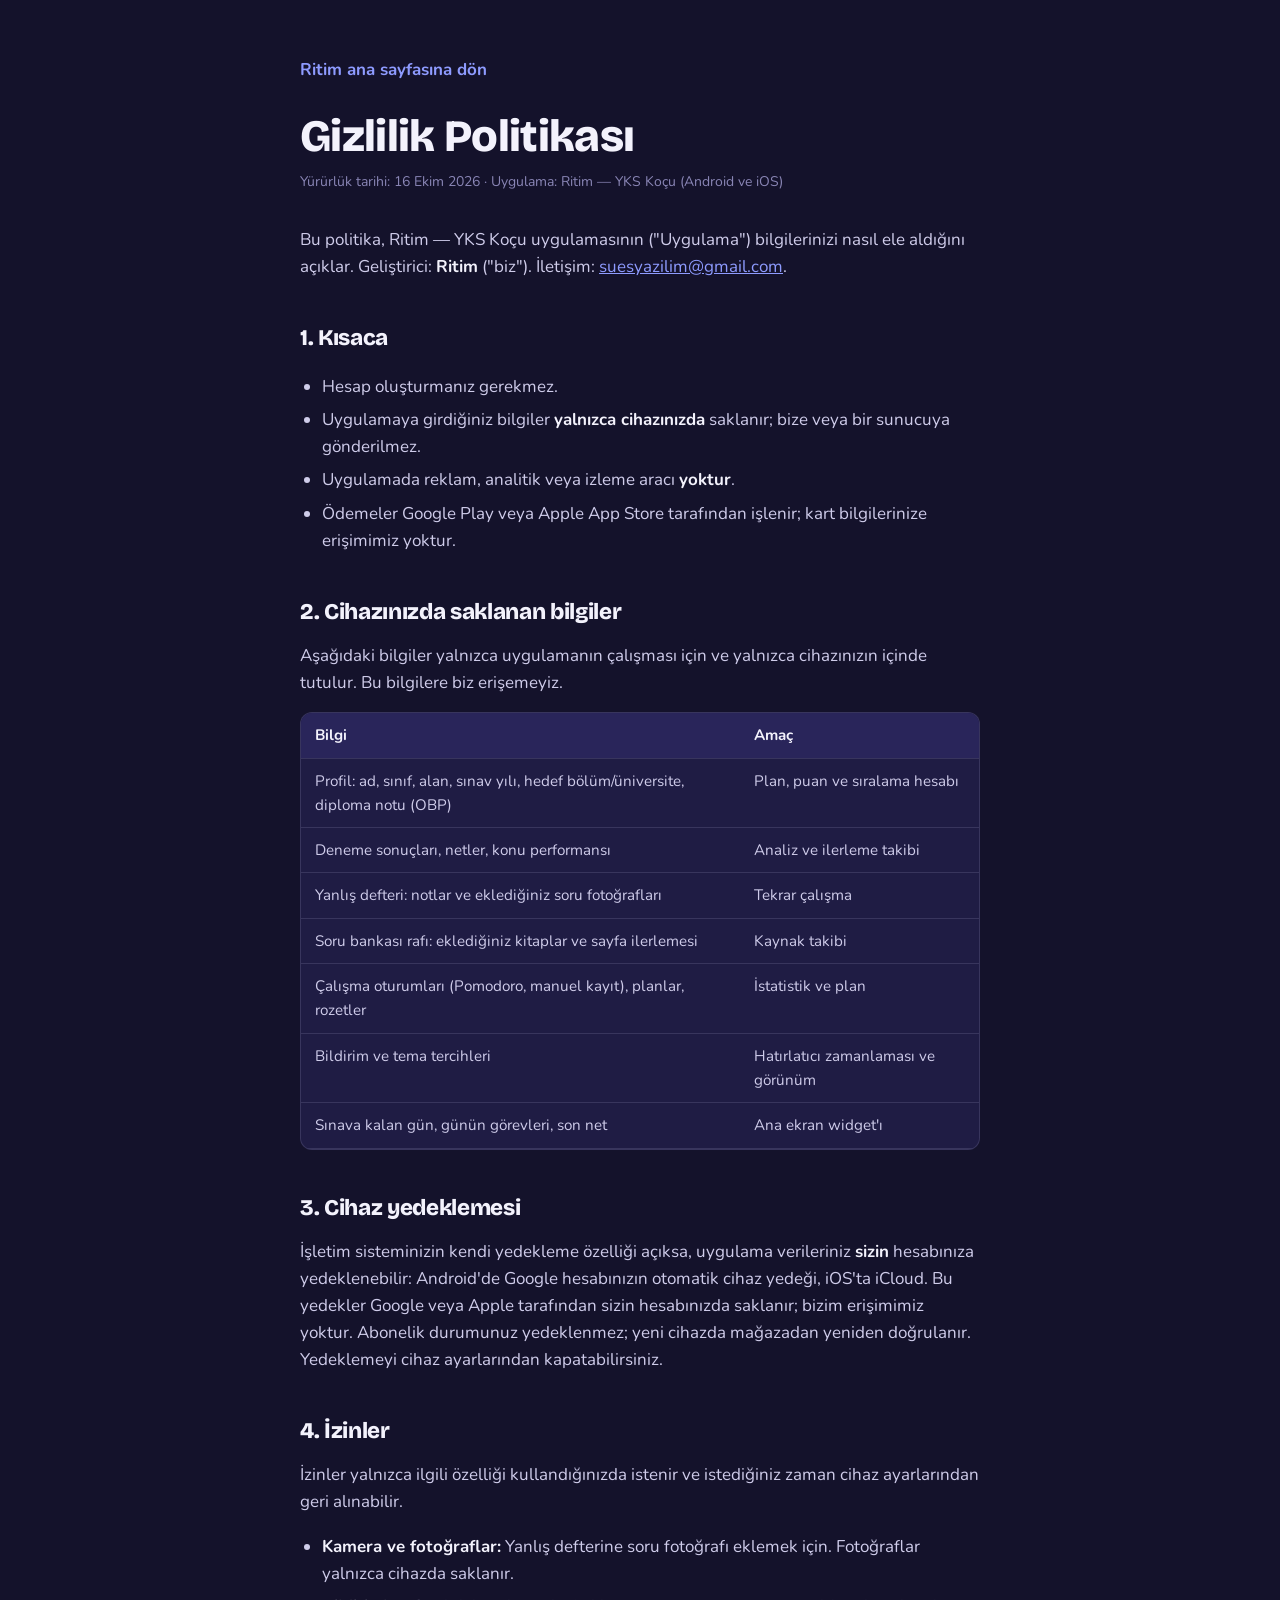
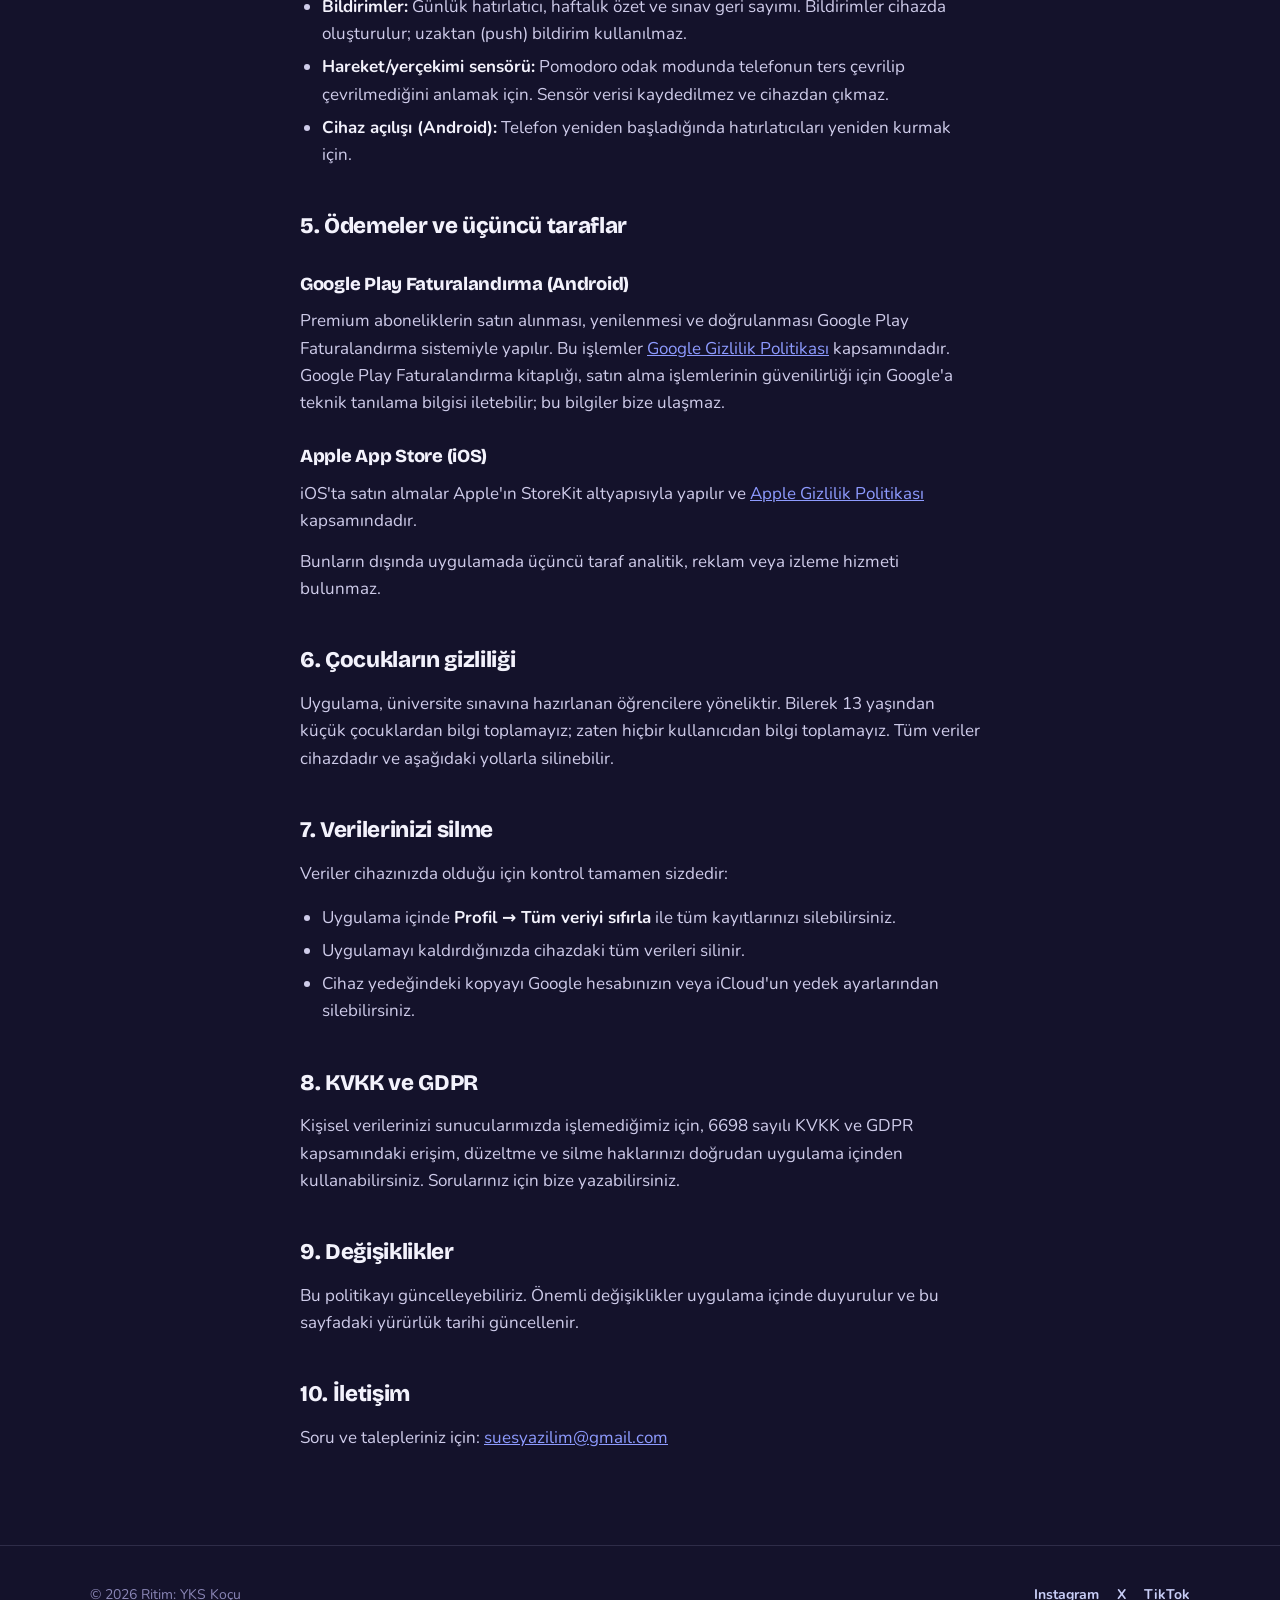
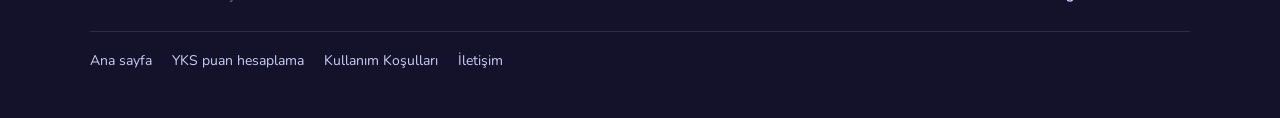
<file: privacy/index.html>
<!doctype html>
<html lang="tr">
<head>
  <meta charset="utf-8">
  <meta name="viewport" content="width=device-width, initial-scale=1">
  <title>Gizlilik Politikası — Ritim YKS Koçu</title>
  <meta name="description" content="Ritim — YKS Koçu gizlilik politikası: verileriniz yalnızca cihazınızda saklanır, geliştiriciye gönderilmez.">
  <meta name="theme-color" content="#14122B">
  <link rel="canonical" href="https://ritimyks.com/privacy/">
  <link rel="icon" href="../assets/img/icon.svg" type="image/svg+xml">
  <link rel="preconnect" href="https://fonts.googleapis.com">
  <link rel="preconnect" href="https://fonts.gstatic.com" crossorigin>
  <link href="https://fonts.googleapis.com/css2?family=Bricolage+Grotesque:opsz,wght@12..96,500..800&family=Nunito:wght@400;600;700;800&display=swap" rel="stylesheet">
  <link rel="stylesheet" href="../assets/style.css?v=7">
</head>
<body>
  <main class="legal">
    <div class="wrap">
      <a class="back-link" href="../">Ritim ana sayfasına dön</a>
      <h1>Gizlilik Politikası</h1>
      <p class="meta">Yürürlük tarihi: 16 Ekim 2026 · Uygulama: Ritim — YKS Koçu (Android ve iOS)</p>

      <p>Bu politika, Ritim — YKS Koçu uygulamasının ("Uygulama") bilgilerinizi nasıl ele aldığını açıklar. Geliştirici: <strong>Ritim</strong> ("biz"). İletişim: <a href="mailto:suesyazilim@gmail.com">suesyazilim@gmail.com</a>.</p>

      <h2>1. Kısaca</h2>
      <ul>
        <li>Hesap oluşturmanız gerekmez.</li>
        <li>Uygulamaya girdiğiniz bilgiler <strong>yalnızca cihazınızda</strong> saklanır; bize veya bir sunucuya gönderilmez.</li>
        <li>Uygulamada reklam, analitik veya izleme aracı <strong>yoktur</strong>.</li>
        <li>Ödemeler Google Play veya Apple App Store tarafından işlenir; kart bilgilerinize erişimimiz yoktur.</li>
      </ul>

      <h2>2. Cihazınızda saklanan bilgiler</h2>
      <p>Aşağıdaki bilgiler yalnızca uygulamanın çalışması için ve yalnızca cihazınızın içinde tutulur. Bu bilgilere biz erişemeyiz.</p>
      <div class="table-wrap">
        <table>
          <thead><tr><th>Bilgi</th><th>Amaç</th></tr></thead>
          <tbody>
            <tr><td>Profil: ad, sınıf, alan, sınav yılı, hedef bölüm/üniversite, diploma notu (OBP)</td><td>Plan, puan ve sıralama hesabı</td></tr>
            <tr><td>Deneme sonuçları, netler, konu performansı</td><td>Analiz ve ilerleme takibi</td></tr>
            <tr><td>Yanlış defteri: notlar ve eklediğiniz soru fotoğrafları</td><td>Tekrar çalışma</td></tr>
            <tr><td>Soru bankası rafı: eklediğiniz kitaplar ve sayfa ilerlemesi</td><td>Kaynak takibi</td></tr>
            <tr><td>Çalışma oturumları (Pomodoro, manuel kayıt), planlar, rozetler</td><td>İstatistik ve plan</td></tr>
            <tr><td>Bildirim ve tema tercihleri</td><td>Hatırlatıcı zamanlaması ve görünüm</td></tr>
            <tr><td>Sınava kalan gün, günün görevleri, son net</td><td>Ana ekran widget'ı</td></tr>
          </tbody>
        </table>
      </div>

      <h2>3. Cihaz yedeklemesi</h2>
      <p>İşletim sisteminizin kendi yedekleme özelliği açıksa, uygulama verileriniz <strong>sizin</strong> hesabınıza yedeklenebilir: Android'de Google hesabınızın otomatik cihaz yedeği, iOS'ta iCloud. Bu yedekler Google veya Apple tarafından sizin hesabınızda saklanır; bizim erişimimiz yoktur. Abonelik durumunuz yedeklenmez; yeni cihazda mağazadan yeniden doğrulanır. Yedeklemeyi cihaz ayarlarından kapatabilirsiniz.</p>

      <h2>4. İzinler</h2>
      <p>İzinler yalnızca ilgili özelliği kullandığınızda istenir ve istediğiniz zaman cihaz ayarlarından geri alınabilir.</p>
      <ul>
        <li><strong>Kamera ve fotoğraflar:</strong> Yanlış defterine soru fotoğrafı eklemek için. Fotoğraflar yalnızca cihazda saklanır.</li>
        <li><strong>Bildirimler:</strong> Günlük hatırlatıcı, haftalık özet ve sınav geri sayımı. Bildirimler cihazda oluşturulur; uzaktan (push) bildirim kullanılmaz.</li>
        <li><strong>Hareket/yerçekimi sensörü:</strong> Pomodoro odak modunda telefonun ters çevrilip çevrilmediğini anlamak için. Sensör verisi kaydedilmez ve cihazdan çıkmaz.</li>
        <li><strong>Cihaz açılışı (Android):</strong> Telefon yeniden başladığında hatırlatıcıları yeniden kurmak için.</li>
      </ul>

      <h2>5. Ödemeler ve üçüncü taraflar</h2>
      <h3>Google Play Faturalandırma (Android)</h3>
      <p>Premium aboneliklerin satın alınması, yenilenmesi ve doğrulanması Google Play Faturalandırma sistemiyle yapılır. Bu işlemler <a href="https://policies.google.com/privacy?hl=tr" rel="noopener">Google Gizlilik Politikası</a> kapsamındadır. Google Play Faturalandırma kitaplığı, satın alma işlemlerinin güvenilirliği için Google'a teknik tanılama bilgisi iletebilir; bu bilgiler bize ulaşmaz.</p>
      <h3>Apple App Store (iOS)</h3>
      <p>iOS'ta satın almalar Apple'ın StoreKit altyapısıyla yapılır ve <a href="https://www.apple.com/tr/legal/privacy/" rel="noopener">Apple Gizlilik Politikası</a> kapsamındadır.</p>
      <p>Bunların dışında uygulamada üçüncü taraf analitik, reklam veya izleme hizmeti bulunmaz.</p>

      <h2>6. Çocukların gizliliği</h2>
      <p>Uygulama, üniversite sınavına hazırlanan öğrencilere yöneliktir. Bilerek 13 yaşından küçük çocuklardan bilgi toplamayız; zaten hiçbir kullanıcıdan bilgi toplamayız. Tüm veriler cihazdadır ve aşağıdaki yollarla silinebilir.</p>

      <h2>7. Verilerinizi silme</h2>
      <p>Veriler cihazınızda olduğu için kontrol tamamen sizdedir:</p>
      <ul>
        <li>Uygulama içinde <strong>Profil → Tüm veriyi sıfırla</strong> ile tüm kayıtlarınızı silebilirsiniz.</li>
        <li>Uygulamayı kaldırdığınızda cihazdaki tüm verileri silinir.</li>
        <li>Cihaz yedeğindeki kopyayı Google hesabınızın veya iCloud'un yedek ayarlarından silebilirsiniz.</li>
      </ul>

      <h2>8. KVKK ve GDPR</h2>
      <p>Kişisel verilerinizi sunucularımızda işlemediğimiz için, 6698 sayılı KVKK ve GDPR kapsamındaki erişim, düzeltme ve silme haklarınızı doğrudan uygulama içinden kullanabilirsiniz. Sorularınız için bize yazabilirsiniz.</p>

      <h2>9. Değişiklikler</h2>
      <p>Bu politikayı güncelleyebiliriz. Önemli değişiklikler uygulama içinde duyurulur ve bu sayfadaki yürürlük tarihi güncellenir.</p>

      <h2>10. İletişim</h2>
      <p>Soru ve talepleriniz için: <a href="mailto:suesyazilim@gmail.com">suesyazilim@gmail.com</a></p>
    </div>
  </main>
  <footer class="footer">
    <div class="wrap">
      <div class="footer-top">
        <span>© 2026 Ritim: YKS Koçu</span>
        <div class="footer-social" aria-label="Sosyal medya">
          <a href="https://www.instagram.com/ritimyks/" target="_blank" rel="noopener">Instagram</a>
          <a href="https://x.com/ritimyks" target="_blank" rel="noopener">X</a>
          <a href="https://www.tiktok.com/@ritimyks" target="_blank" rel="noopener">TikTok</a>
        </div>
      </div>
      <nav class="footer-legal" aria-label="Yasal">
        <a href="../">Ana sayfa</a>
        <a href="../puan-hesaplama/">YKS puan hesaplama</a>
        <a href="../terms/">Kullanım Koşulları</a>
        <a href="mailto:suesyazilim@gmail.com">İletişim</a>
      </nav>
    </div>
  </footer>
</body>
</html>
</file>
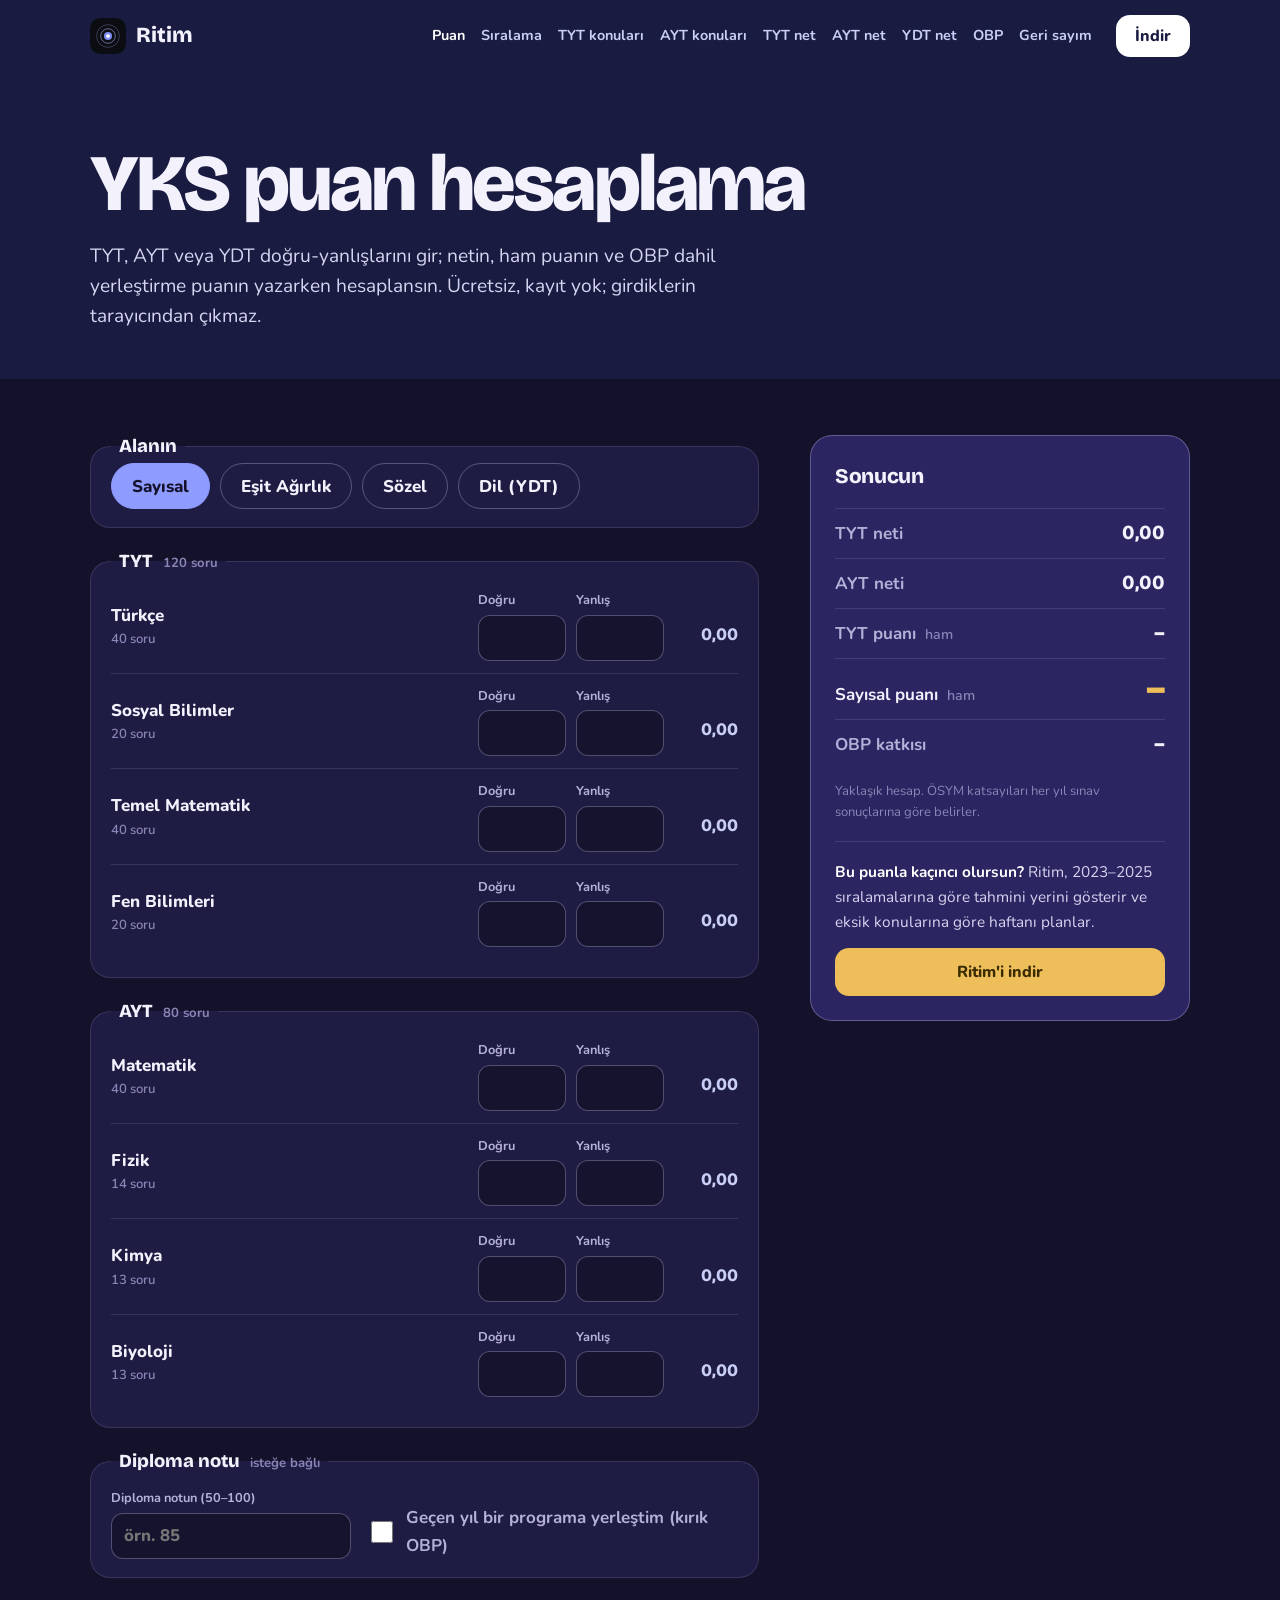
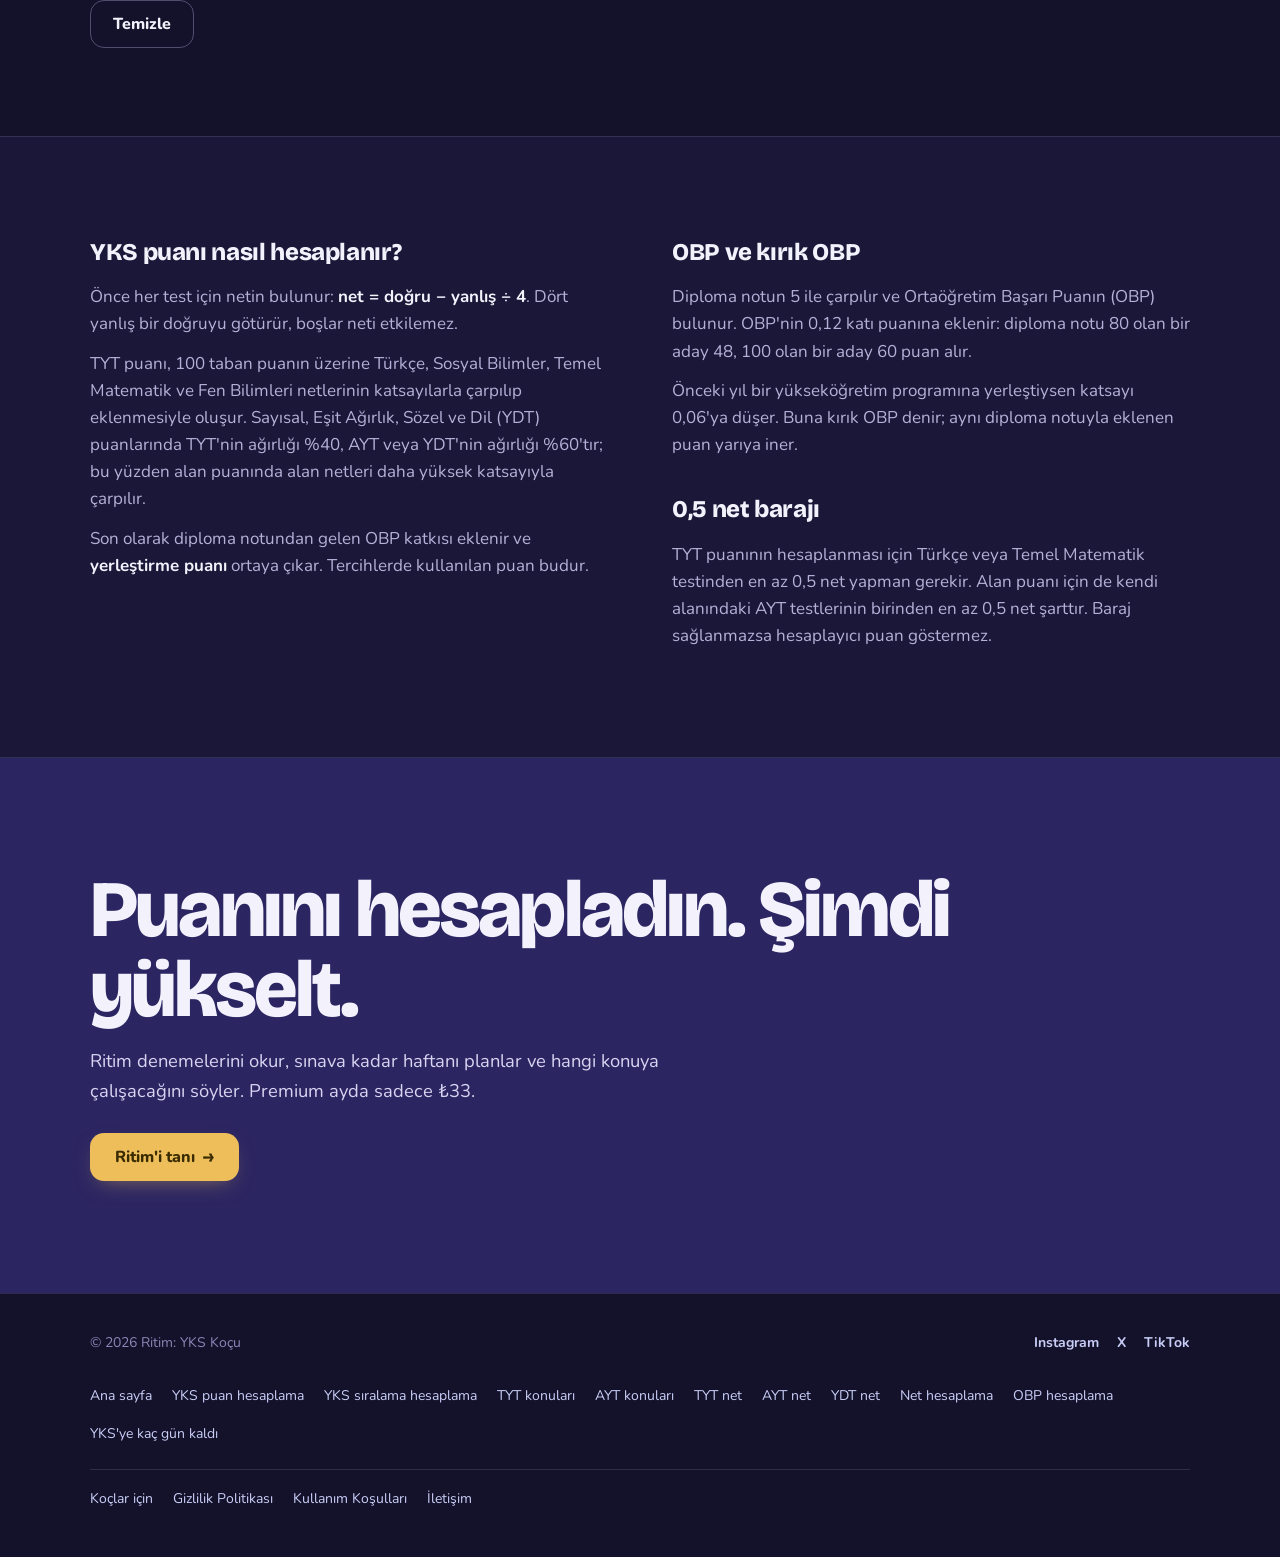
<file: puan-hesaplama/index.html>
<!doctype html>
<html lang="tr">
<head>
  <meta charset="utf-8">
  <meta name="viewport" content="width=device-width, initial-scale=1">
  <title>YKS Puan Hesaplama 2027: TYT, AYT, YDT ve OBP | Ritim</title>
  <meta name="description" content="TYT, AYT ve YDT doğru-yanlışlarını gir; netini, ham puanını ve OBP dahil yerleştirme puanını anında gör. Sayısal, Eşit Ağırlık, Sözel ve Dil için ücretsiz YKS puan hesaplama.">
  <meta name="theme-color" content="#14122B">
  <meta property="og:type" content="website">
  <meta property="og:site_name" content="Ritim">
  <meta property="og:title" content="YKS Puan Hesaplama 2027: TYT, AYT, YDT ve OBP">
  <meta property="og:description" content="Doğru-yanlışlarını gir; netini, ham puanını ve OBP dahil yerleştirme puanını anında gör.">
  <meta property="og:image" content="https://ritimyks.com/assets/img/og.jpg">
  <meta property="og:url" content="https://ritimyks.com/puan-hesaplama/">
  <meta property="og:locale" content="tr_TR">
  <meta name="twitter:card" content="summary_large_image">
  <link rel="canonical" href="https://ritimyks.com/puan-hesaplama/">
  <link rel="icon" href="../assets/img/icon.svg" type="image/svg+xml">
  <link rel="preconnect" href="https://fonts.googleapis.com">
  <link rel="preconnect" href="https://fonts.gstatic.com" crossorigin>
  <link href="https://fonts.googleapis.com/css2?family=Bricolage+Grotesque:opsz,wght@12..96,500..800&family=Nunito:wght@400;600;700;800&display=swap" rel="stylesheet">
  <link rel="stylesheet" href="../assets/style.css?v=7">
  <script type="application/ld+json">
  {
    "@context": "https://schema.org",
    "@type": "WebApplication",
    "name": "YKS Puan Hesaplama",
    "url": "https://ritimyks.com/puan-hesaplama/",
    "applicationCategory": "EducationalApplication",
    "operatingSystem": "Web",
    "inLanguage": "tr",
    "offers": { "@type": "Offer", "price": "0", "priceCurrency": "TRY" }
  }
  </script>
  <script type="application/ld+json">
  {
    "@context": "https://schema.org",
    "@type": "FAQPage",
    "mainEntity": [
      { "@type": "Question", "name": "YKS'de net nasıl hesaplanır?",
        "acceptedAnswer": { "@type": "Answer", "text": "Her testte dört yanlış bir doğruyu götürür. Net = doğru sayısı − (yanlış sayısı ÷ 4). Boş bırakılan sorular neti etkilemez." } },
      { "@type": "Question", "name": "OBP puana nasıl eklenir?",
        "acceptedAnswer": { "@type": "Answer", "text": "Diploma notun 5 ile çarpılarak Ortaöğretim Başarı Puanı (OBP) bulunur; OBP'nin 0,12 ile çarpımı yerleştirme puanına eklenir. Diploma notu 100 olan bir aday en fazla 60 puan alır. Önceki yıl bir programa yerleşenlerde katsayı 0,06'ya düşer." } },
      { "@type": "Question", "name": "0,5 net barajı nedir?",
        "acceptedAnswer": { "@type": "Answer", "text": "TYT puanının hesaplanması için Türkçe veya Temel Matematik testinden en az 0,5 net gerekir. Alan puanı için de ilgili AYT testlerinin birinden en az 0,5 net yapılmalıdır." } },
      { "@type": "Question", "name": "Bu hesaplama ne kadar doğru?",
        "acceptedAnswer": { "@type": "Answer", "text": "Sonuç yaklaşık bir tahmindir. ÖSYM test katsayılarını her yıl sınava giren adayların ortalama ve standart sapmasına göre belirler; gerçek puanın birkaç puan farklı çıkabilir." } }
    ]
  }
  </script>
</head>
<body>
  <a class="skip" href="#hesap">Hesaplamaya geç</a>

  <header class="nav">
    <div class="wrap">
      <a class="brand" href="../" aria-label="Ritim ana sayfa">
        <img src="../assets/img/icon.svg" width="36" height="36" alt="">
        <span>Ritim</span>
      </a>
      <nav class="nav-links" aria-label="YKS araçları">
        <a href="../puan-hesaplama/" aria-current="page">Puan</a>
        <a href="../yks-siralama-hesaplama/">Sıralama</a>
        <a href="../tyt-konulari-soru-dagilimi/">TYT konuları</a>
        <a href="../ayt-konulari-soru-dagilimi/">AYT konuları</a>
        <a href="../tyt-net-hesaplama/">TYT net</a>
        <a href="../ayt-net-hesaplama/">AYT net</a>
        <a href="../ydt-net-hesaplama/">YDT net</a>
        <a href="../obp-hesaplama/">OBP</a>
        <a href="../yks-kac-gun-kaldi/">Geri sayım</a>
      </nav>
      <a class="btn btn-light nav-cta" href="../#indir">İndir</a>
    </div>
  </header>

  <main>
    <section class="calc-hero">
      <div class="wrap">
        <h1>YKS puan hesaplama</h1>
        <p class="lead">TYT, AYT veya YDT doğru-yanlışlarını gir; netin, ham puanın ve OBP dahil yerleştirme puanın yazarken hesaplansın. Ücretsiz, kayıt yok; girdiklerin tarayıcından çıkmaz.</p>
      </div>
    </section>

    <section class="calc" id="hesap" aria-label="Puan hesaplama">
      <div class="wrap calc-grid">
        <form class="calc-form" id="form" novalidate>
          <fieldset class="track">
            <legend>Alanın</legend>
            <label><input type="radio" name="track" value="say" checked><span>Sayısal</span></label>
            <label><input type="radio" name="track" value="ea"><span>Eşit Ağırlık</span></label>
            <label><input type="radio" name="track" value="soz"><span>Sözel</span></label>
            <label><input type="radio" name="track" value="dil"><span>Dil (YDT)</span></label>
          </fieldset>

          <fieldset class="tests" id="tyt">
            <legend>TYT <small>120 soru</small></legend>
          </fieldset>

          <fieldset class="tests" id="ayt">
            <legend><span id="ayt-title">AYT</span> <small id="ayt-count">80 soru</small></legend>
          </fieldset>

          <fieldset class="obp">
            <legend>Diploma notu <small>isteğe bağlı</small></legend>
            <div class="obp-row">
              <label class="field"><span>Diploma notun (50–100)</span>
                <input type="number" id="diploma" name="diploma" inputmode="decimal" min="50" max="100" step="0.01" placeholder="örn. 85">
              </label>
              <label class="check"><input type="checkbox" id="kirik" name="kirik"><span>Geçen yıl bir programa yerleştim (kırık OBP)</span></label>
            </div>
          </fieldset>

          <button type="reset" class="btn btn-ghost">Temizle</button>
        </form>

        <aside class="result" aria-live="polite">
          <h2>Sonucun</h2>
          <dl>
            <div><dt>TYT neti</dt><dd id="r-tyt-net">0,00</dd></div>
            <div><dt id="r-ayt-label">AYT neti</dt><dd id="r-ayt-net">0,00</dd></div>
            <div><dt>TYT puanı <small id="r-tyt-kind">ham</small></dt><dd id="r-tyt">–</dd></div>
            <div class="main"><dt><span id="r-track">Sayısal</span> puanı <small id="r-kind">ham</small></dt><dd id="r-score">–</dd></div>
            <div><dt>OBP katkısı</dt><dd id="r-obp">–</dd></div>
          </dl>
          <p class="warn" id="r-warn" hidden></p>
          <p class="result-note">Yaklaşık hesap. ÖSYM katsayıları her yıl sınav sonuçlarına göre belirler.</p>
          <div class="result-cta">
            <p><b>Bu puanla kaçıncı olursun?</b> Ritim, 2023–2025 sıralamalarına göre tahmini yerini gösterir ve eksik konularına göre haftanı planlar.</p>
            <a class="btn btn-gold" href="../#indir">Ritim'i indir</a>
          </div>
        </aside>
      </div>
    </section>

    <section class="calc-info">
      <div class="wrap calc-info-grid">
        <article>
          <h2>YKS puanı nasıl hesaplanır?</h2>
          <p>Önce her test için netin bulunur: <b>net = doğru − yanlış ÷ 4</b>. Dört yanlış bir doğruyu götürür, boşlar neti etkilemez.</p>
          <p>TYT puanı, 100 taban puanın üzerine Türkçe, Sosyal Bilimler, Temel Matematik ve Fen Bilimleri netlerinin katsayılarla çarpılıp eklenmesiyle oluşur. Sayısal, Eşit Ağırlık, Sözel ve Dil (YDT) puanlarında TYT'nin ağırlığı %40, AYT veya YDT'nin ağırlığı %60'tır; bu yüzden alan puanında alan netleri daha yüksek katsayıyla çarpılır.</p>
          <p>Son olarak diploma notundan gelen OBP katkısı eklenir ve <b>yerleştirme puanı</b> ortaya çıkar. Tercihlerde kullanılan puan budur.</p>
        </article>
        <article>
          <h2>OBP ve kırık OBP</h2>
          <p>Diploma notun 5 ile çarpılır ve Ortaöğretim Başarı Puanın (OBP) bulunur. OBP'nin 0,12 katı puanına eklenir: diploma notu 80 olan bir aday 48, 100 olan bir aday 60 puan alır.</p>
          <p>Önceki yıl bir yükseköğretim programına yerleştiysen katsayı 0,06'ya düşer. Buna kırık OBP denir; aynı diploma notuyla eklenen puan yarıya iner.</p>
          <h2>0,5 net barajı</h2>
          <p>TYT puanının hesaplanması için Türkçe veya Temel Matematik testinden en az 0,5 net yapman gerekir. Alan puanı için de kendi alanındaki AYT testlerinin birinden en az 0,5 net şarttır. Baraj sağlanmazsa hesaplayıcı puan göstermez.</p>
        </article>
      </div>
    </section>

    <section class="closing">
      <div class="wrap">
        <h2>Puanını hesapladın. Şimdi yükselt.</h2>
        <p>Ritim denemelerini okur, sınava kadar haftanı planlar ve hangi konuya çalışacağını söyler. Premium ayda sadece ₺33.</p>
        <div class="stores"><a class="btn btn-brand" href="../">Ritim'i tanı</a></div>
      </div>
    </section>
  </main>

  <footer class="footer">
    <div class="wrap">
      <div class="footer-top">
        <span>© 2026 Ritim: YKS Koçu</span>
        <div class="footer-social" aria-label="Sosyal medya">
          <a href="https://www.instagram.com/ritimyks/" target="_blank" rel="noopener">Instagram</a>
          <a href="https://x.com/ritimyks" target="_blank" rel="noopener">X</a>
          <a href="https://www.tiktok.com/@ritimyks" target="_blank" rel="noopener">TikTok</a>
        </div>
      </div>
      <nav aria-label="YKS araçları">
        <a href="../">Ana sayfa</a>
        <a href="../puan-hesaplama/">YKS puan hesaplama</a>
        <a href="../yks-siralama-hesaplama/">YKS sıralama hesaplama</a>
        <a href="../tyt-konulari-soru-dagilimi/">TYT konuları</a>
        <a href="../ayt-konulari-soru-dagilimi/">AYT konuları</a>
        <a href="../tyt-net-hesaplama/">TYT net</a>
        <a href="../ayt-net-hesaplama/">AYT net</a>
        <a href="../ydt-net-hesaplama/">YDT net</a>
        <a href="../net-hesaplama/">Net hesaplama</a>
        <a href="../obp-hesaplama/">OBP hesaplama</a>
        <a href="../yks-kac-gun-kaldi/">YKS'ye kaç gün kaldı</a>
      </nav>
      <nav class="footer-legal" aria-label="Yasal">
        <a href="https://koc.ritimyks.com" target="_blank" rel="noopener">Koçlar için</a>
        <a href="../privacy/">Gizlilik Politikası</a>
        <a href="../terms/">Kullanım Koşulları</a>
        <a href="mailto:suesyazilim@gmail.com">İletişim</a>
      </nav>
    </div>
  </footer>

  <script>
    // Katsayılar uygulamadaki hesapla aynıdır (yaklaşık ÖSYM katsayıları).
    const TYT = [
      { id: "tr", name: "Türkçe", q: 40 },
      { id: "sb", name: "Sosyal Bilimler", q: 20 },
      { id: "tm", name: "Temel Matematik", q: 40 },
      { id: "fb", name: "Fen Bilimleri", q: 20 }
    ];
    const TRACKS = {
      say: { name: "Sayısal", base: 133.28, tyt: { tr: 1.11, sb: 1.12, tm: 1.11, fb: 1.20 },
        ayt: [ { id: "mat", name: "Matematik", q: 40, k: 3.19 }, { id: "fiz", name: "Fizik", q: 14, k: 2.43 },
               { id: "kim", name: "Kimya", q: 13, k: 3.07 }, { id: "bio", name: "Biyoloji", q: 13, k: 2.51 } ] },
      ea: { name: "Eşit Ağırlık", base: 128.38, tyt: { tr: 1.31, sb: 1.13, tm: 1.31, fb: 1.01 },
        ayt: [ { id: "mat", name: "Matematik", q: 40, k: 3.00 }, { id: "ed", name: "Edebiyat", q: 24, k: 3.00 },
               { id: "tar1", name: "Tarih-1", q: 10, k: 2.80 }, { id: "cog1", name: "Coğrafya-1", q: 6, k: 3.33 } ] },
      soz: { name: "Sözel", base: 122.44, tyt: { tr: 1.13, sb: 1.19, tm: 1.31, fb: 1.01 },
        ayt: [ { id: "ed", name: "Edebiyat", q: 24, k: 2.79 }, { id: "tar1", name: "Tarih-1", q: 10, k: 2.39 },
               { id: "cog1", name: "Coğrafya-1", q: 6, k: 2.70 }, { id: "tar2", name: "Tarih-2", q: 11, k: 3.80 },
               { id: "cog2", name: "Coğrafya-2", q: 11, k: 2.47 }, { id: "fel", name: "Felsefe Grubu", q: 12, k: 3.76 },
               { id: "din", name: "Din Kültürü", q: 6, k: 2.36 } ] },
      dil: { name: "Dil", base: 100.0, tyt: { tr: 1.32, sb: 1.32, tm: 1.32, fb: 1.32 },
        ayt: [ { id: "ydt", name: "Yabancı Dil (YDT)", q: 80, k: 2.85 } ] }
    };
    const TYT_K = { tr: 3.3, sb: 3.4, tm: 3.3, fb: 3.4 };

    const $ = (id) => document.getElementById(id);
    const fmt = (n, d = 2) => n.toLocaleString("tr-TR", { minimumFractionDigits: d, maximumFractionDigits: d });

    function row(prefix, t) {
      return `<div class="test" data-test="${prefix}-${t.id}" data-q="${t.q}">
        <span class="test-name">${t.name} <small>${t.q} soru</small></span>
        <label class="field"><span>Doğru</span><input type="number" id="${prefix}-${t.id}-d" name="${prefix}-${t.id}-d" inputmode="numeric" min="0" max="${t.q}" data-kind="d" aria-label="${t.name} doğru"></label>
        <label class="field"><span>Yanlış</span><input type="number" id="${prefix}-${t.id}-y" name="${prefix}-${t.id}-y" inputmode="numeric" min="0" max="${t.q}" data-kind="y" aria-label="${t.name} yanlış"></label>
        <output class="net" aria-label="${t.name} net">0,00</output>
      </div>`;
    }

    function build() {
      $("tyt").insertAdjacentHTML("beforeend", TYT.map((t) => row("tyt", t)).join(""));
      renderAyt();
    }
    function track() { return document.querySelector('input[name="track"]:checked').value; }
    function renderAyt() {
      const tr = track();
      const t = TRACKS[tr];
      const isDil = tr === "dil";
      $("ayt").querySelectorAll(".test").forEach((n) => n.remove());
      $("ayt").insertAdjacentHTML("beforeend", t.ayt.map((a) => row("ayt", a)).join(""));
      $("ayt-title").textContent = isDil ? "YDT" : "AYT";
      $("ayt-count").textContent = t.ayt.reduce((s, a) => s + a.q, 0) + " soru";
      $("r-ayt-label").textContent = isDil ? "YDT neti" : "AYT neti";
      $("r-track").textContent = t.name;
    }

    // Bir testin netini okur; doğru + yanlış soru sayısını aşarsa satırı işaretler.
    function netOf(key) {
      const el = document.querySelector(`[data-test="${key}"]`);
      const q = +el.dataset.q;
      const d = Math.max(0, Math.floor(+el.querySelector('[data-kind="d"]').value || 0));
      const y = Math.max(0, Math.floor(+el.querySelector('[data-kind="y"]').value || 0));
      const bad = d + y > q;
      el.classList.toggle("bad", bad);
      const net = bad ? 0 : d - y / 4;
      el.querySelector(".net").textContent = bad ? "fazla" : fmt(net);
      return { net, bad };
    }

    function calc() {
      const t = TRACKS[track()];
      let bad = false;
      const tyt = {};
      TYT.forEach((x) => { const r = netOf("tyt-" + x.id); tyt[x.id] = r.net; bad = bad || r.bad; });
      const ayt = {};
      t.ayt.forEach((x) => { const r = netOf("ayt-" + x.id); ayt[x.id] = r.net; bad = bad || r.bad; });

      const tytNet = TYT.reduce((s, x) => s + tyt[x.id], 0);
      const aytNet = t.ayt.reduce((s, x) => s + ayt[x.id], 0);
      $("r-tyt-net").textContent = fmt(tytNet);
      $("r-ayt-net").textContent = fmt(aytNet);

      // OBP: diploma notu × 5 × 0,12 (kırık: 0,06)
      const dip = parseFloat(String($("diploma").value).replace(",", "."));
      const hasObp = !isNaN(dip) && dip >= 50 && dip <= 100;
      const obp = hasObp ? dip * 5 * ($("kirik").checked ? 0.06 : 0.12) : 0;
      $("r-obp").textContent = hasObp ? "+" + fmt(obp) : "–";
      const kind = hasObp ? "yerleştirme" : "ham";
      $("r-tyt-kind").textContent = kind; $("r-kind").textContent = kind;

      const warn = [];
      if (bad) warn.push("Bir testte doğru ve yanlış toplamı soru sayısını aşıyor.");
      if (!isNaN(dip) && !hasObp && $("diploma").value !== "") warn.push("Diploma notu 50 ile 100 arasında olmalı.");

      // 0,5 net barajı
      const anyTyt = TYT.some((x) => document.querySelector(`[data-test="tyt-${x.id}"] [data-kind="d"]`).value !== "");
      const tytOk = tyt.tr >= 0.5 || tyt.tm >= 0.5;
      let aytOk;
      if (track() === "say") aytOk = ayt.mat >= 0.5 || ayt.fiz + ayt.kim + ayt.bio >= 0.5;
      else if (track() === "ea") aytOk = ayt.mat >= 0.5 || ayt.ed + ayt.tar1 + ayt.cog1 >= 0.5;
      else if (track() === "dil") aytOk = ayt.ydt >= 0.5;
      else aytOk = ayt.ed + ayt.tar1 + ayt.cog1 >= 0.5 || ayt.tar2 + ayt.cog2 + ayt.fel + ayt.din >= 0.5;
      const anyAyt = t.ayt.some((x) => document.querySelector(`[data-test="ayt-${x.id}"] [data-kind="d"]`).value !== "");

      if (!anyTyt || bad) $("r-tyt").textContent = "–";
      else if (!tytOk) { $("r-tyt").textContent = "–"; warn.push("TYT puanı hesaplanamaz: Türkçe veya Temel Matematik'ten en az 0,5 net gerekir."); }
      else $("r-tyt").textContent = fmt(100 + TYT.reduce((s, x) => s + tyt[x.id] * TYT_K[x.id], 0) + obp);

      if (!anyTyt || !anyAyt || bad) $("r-score").textContent = "–";
      else if (!tytOk) $("r-score").textContent = "–";
      else if (!aytOk) { $("r-score").textContent = "–"; warn.push(t.name + " puanı hesaplanamaz: alan testlerinin birinden en az 0,5 net gerekir."); }
      else {
        const total = t.base + TYT.reduce((s, x) => s + tyt[x.id] * t.tyt[x.id], 0)
          + t.ayt.reduce((s, x) => s + ayt[x.id] * x.k, 0) + obp;
        $("r-score").textContent = fmt(total);
      }

      $("r-warn").hidden = warn.length === 0;
      $("r-warn").textContent = warn.join(" ");
    }

    build();
    $("form").addEventListener("input", calc);
    document.querySelectorAll('input[name="track"]').forEach((r) => r.addEventListener("change", () => { renderAyt(); calc(); }));
    $("form").addEventListener("reset", () => setTimeout(() => { renderAyt(); calc(); }, 0));
    calc();
  </script>
</body>
</html>
</file>
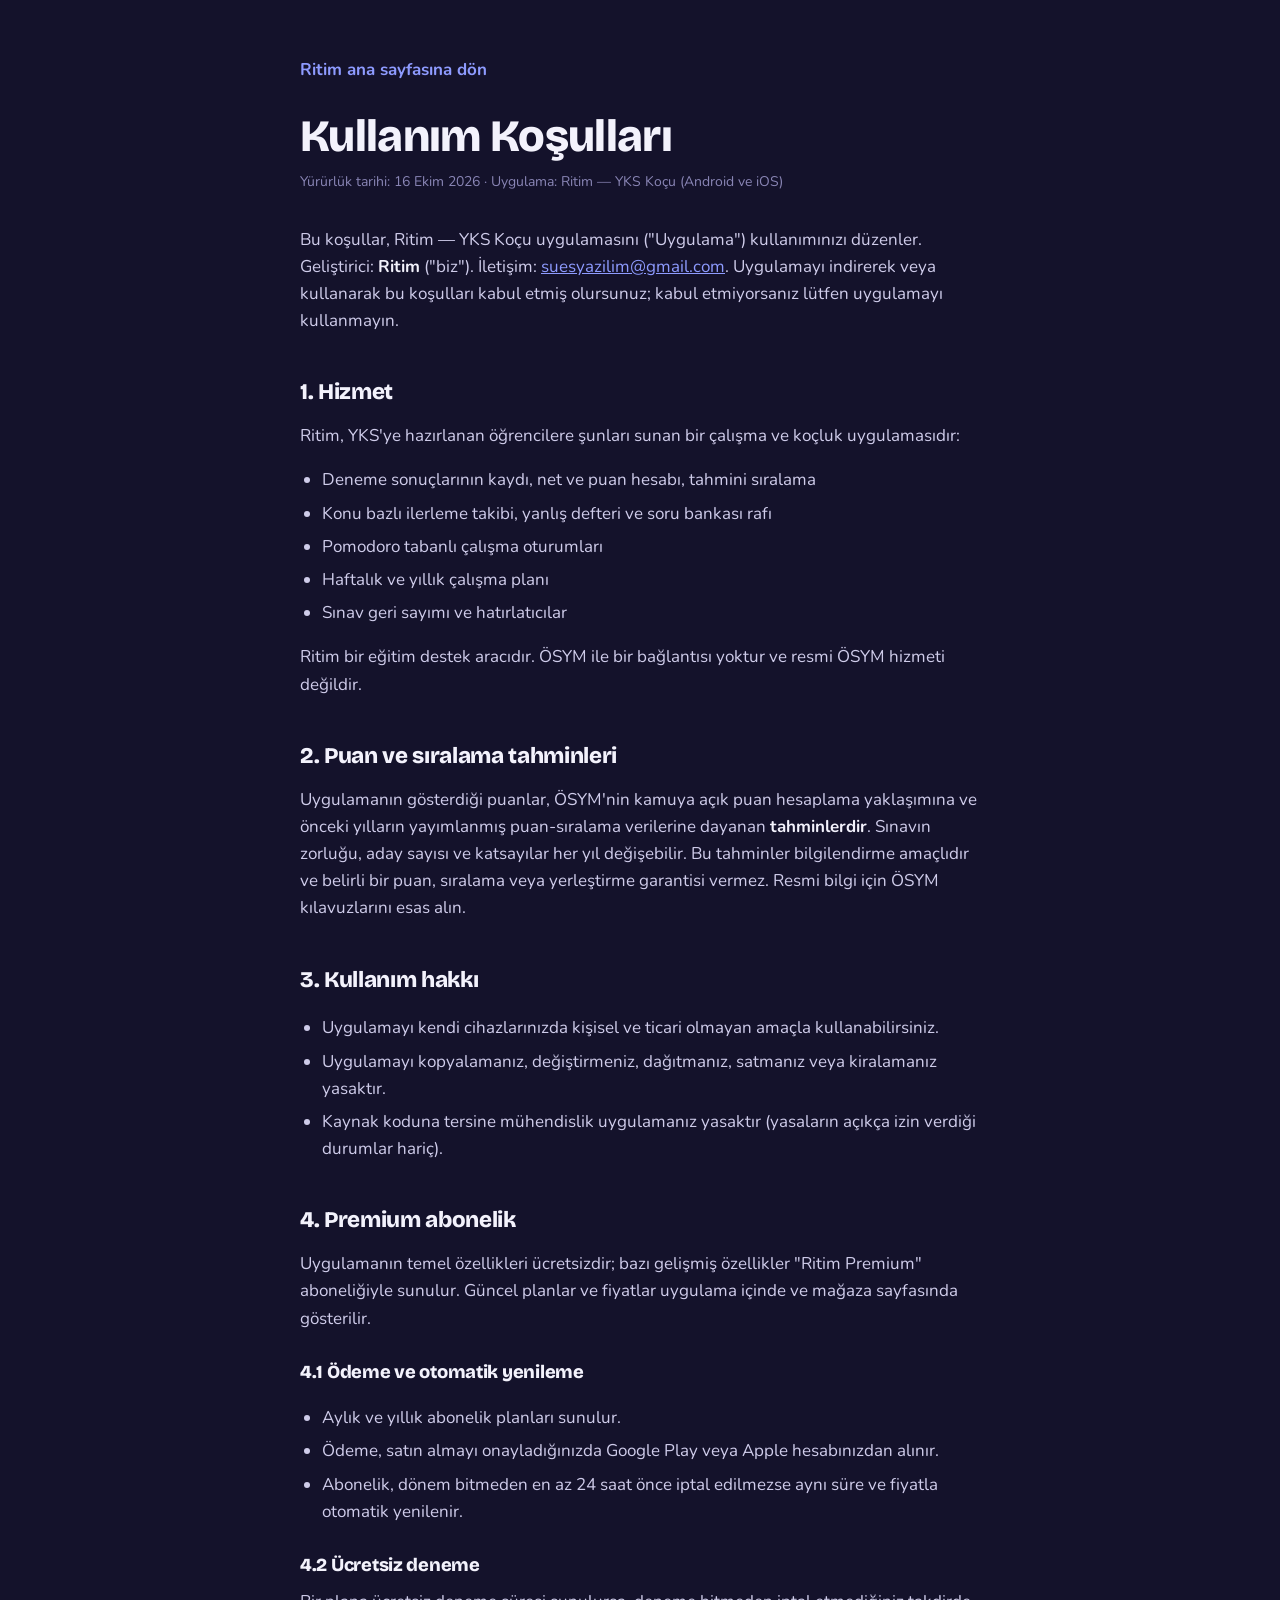
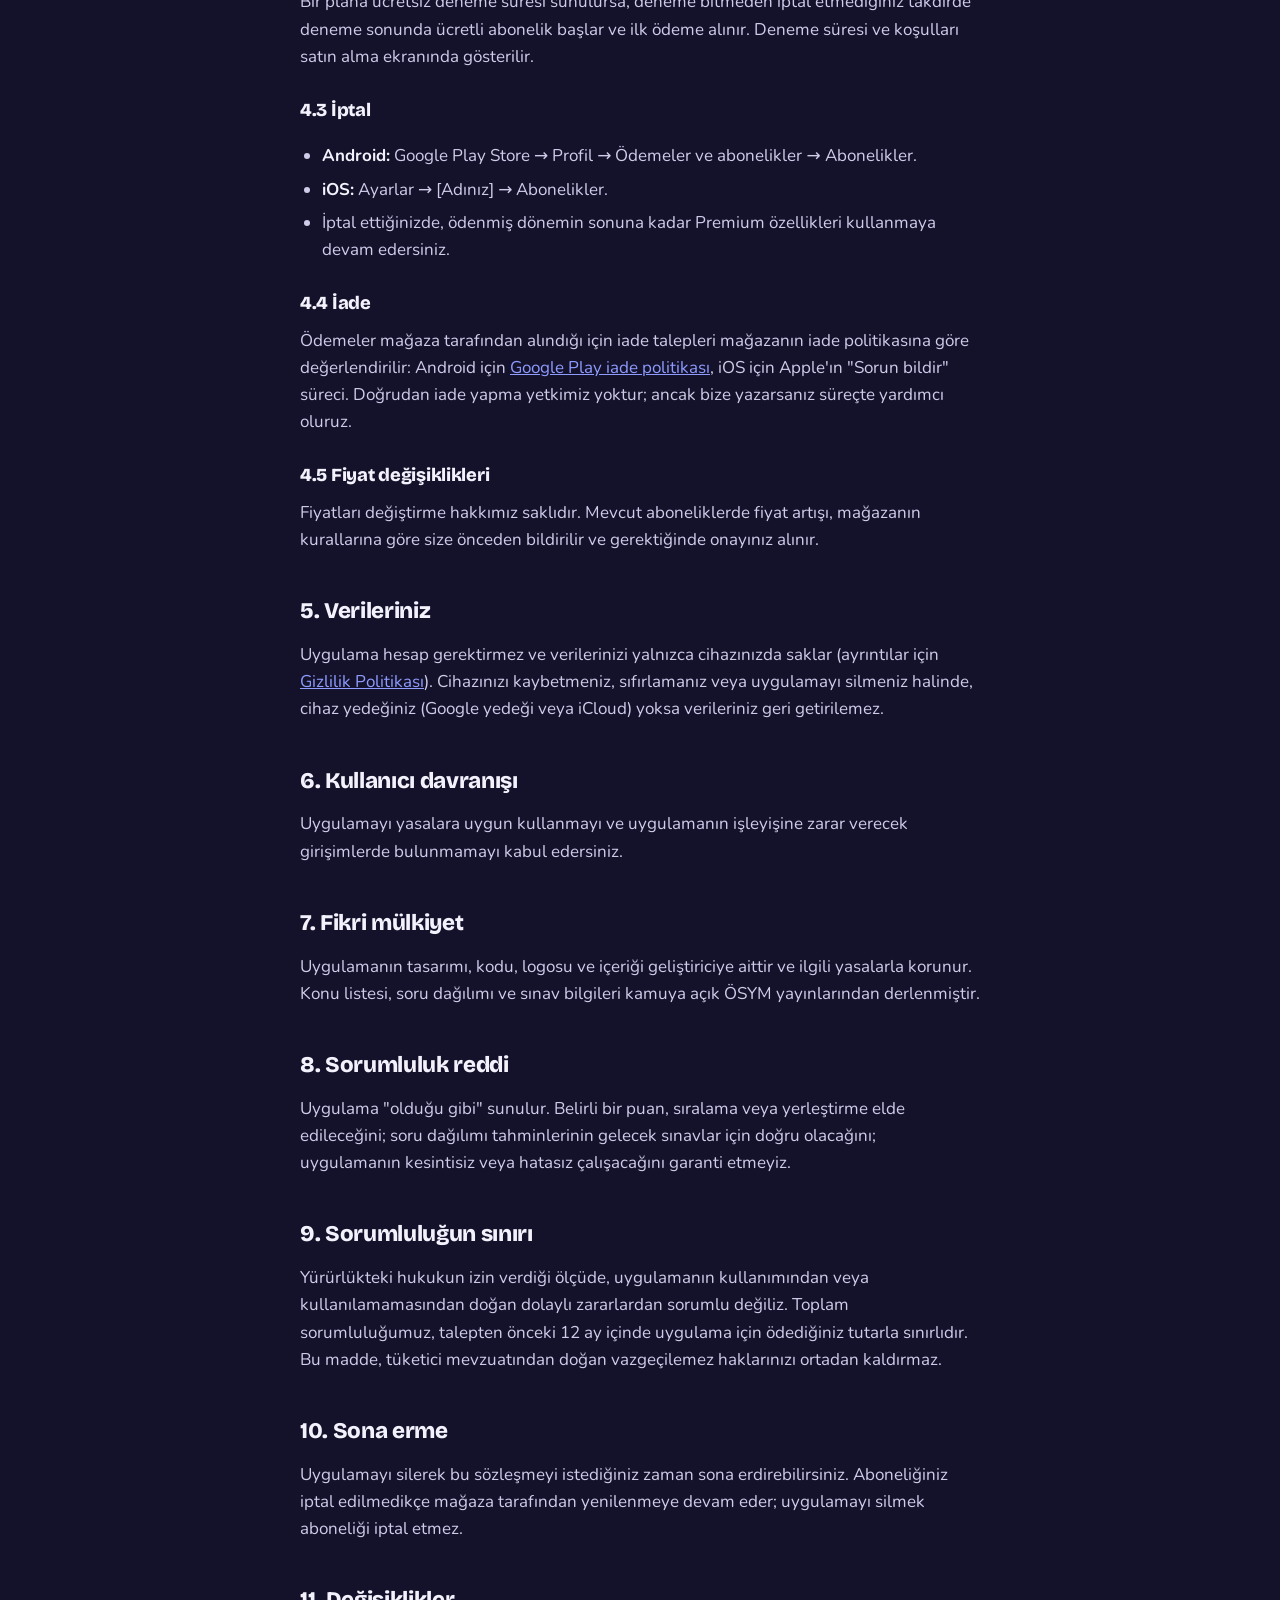
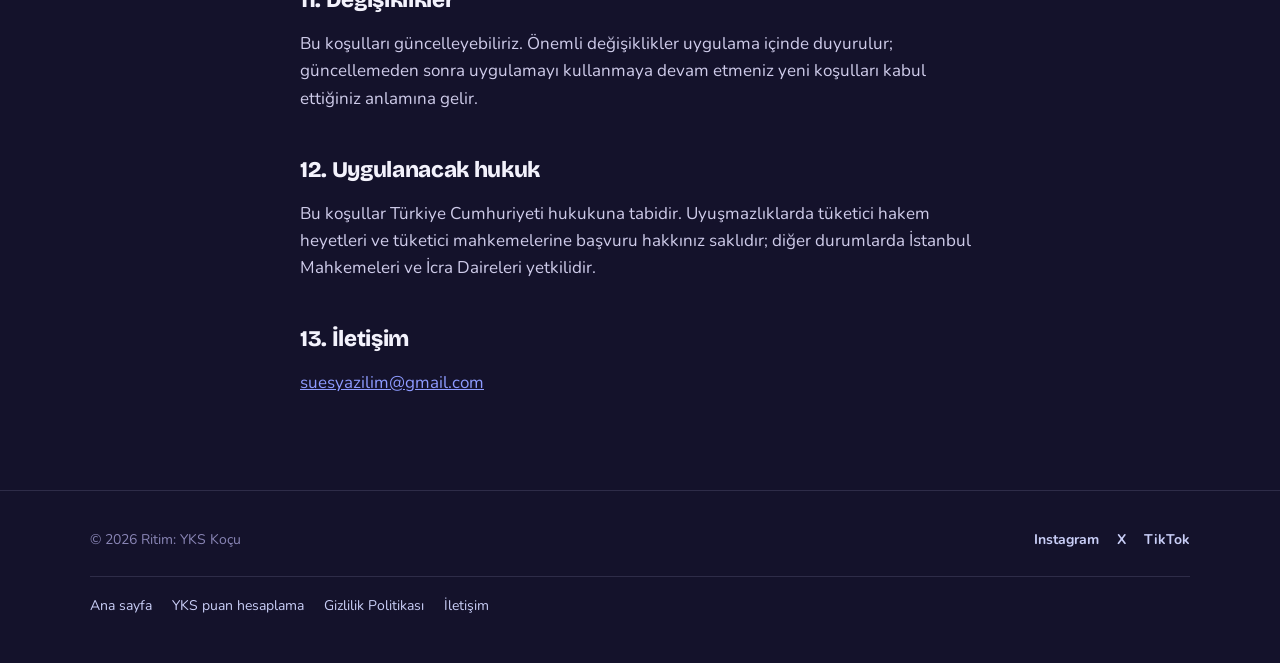
<file: terms/index.html>
<!doctype html>
<html lang="tr">
<head>
  <meta charset="utf-8">
  <meta name="viewport" content="width=device-width, initial-scale=1">
  <title>Kullanım Koşulları — Ritim YKS Koçu</title>
  <meta name="description" content="Ritim — YKS Koçu kullanım koşulları ve abonelik şartları.">
  <meta name="theme-color" content="#14122B">
  <link rel="canonical" href="https://ritimyks.com/terms/">
  <link rel="icon" href="../assets/img/icon.svg" type="image/svg+xml">
  <link rel="preconnect" href="https://fonts.googleapis.com">
  <link rel="preconnect" href="https://fonts.gstatic.com" crossorigin>
  <link href="https://fonts.googleapis.com/css2?family=Bricolage+Grotesque:opsz,wght@12..96,500..800&family=Nunito:wght@400;600;700;800&display=swap" rel="stylesheet">
  <link rel="stylesheet" href="../assets/style.css?v=7">
</head>
<body>
  <main class="legal">
    <div class="wrap">
      <a class="back-link" href="../">Ritim ana sayfasına dön</a>
      <h1>Kullanım Koşulları</h1>
      <p class="meta">Yürürlük tarihi: 16 Ekim 2026 · Uygulama: Ritim — YKS Koçu (Android ve iOS)</p>

      <p>Bu koşullar, Ritim — YKS Koçu uygulamasını ("Uygulama") kullanımınızı düzenler. Geliştirici: <strong>Ritim</strong> ("biz"). İletişim: <a href="mailto:suesyazilim@gmail.com">suesyazilim@gmail.com</a>. Uygulamayı indirerek veya kullanarak bu koşulları kabul etmiş olursunuz; kabul etmiyorsanız lütfen uygulamayı kullanmayın.</p>

      <h2>1. Hizmet</h2>
      <p>Ritim, YKS'ye hazırlanan öğrencilere şunları sunan bir çalışma ve koçluk uygulamasıdır:</p>
      <ul>
        <li>Deneme sonuçlarının kaydı, net ve puan hesabı, tahmini sıralama</li>
        <li>Konu bazlı ilerleme takibi, yanlış defteri ve soru bankası rafı</li>
        <li>Pomodoro tabanlı çalışma oturumları</li>
        <li>Haftalık ve yıllık çalışma planı</li>
        <li>Sınav geri sayımı ve hatırlatıcılar</li>
      </ul>
      <p>Ritim bir eğitim destek aracıdır. ÖSYM ile bir bağlantısı yoktur ve resmi ÖSYM hizmeti değildir.</p>

      <h2>2. Puan ve sıralama tahminleri</h2>
      <p>Uygulamanın gösterdiği puanlar, ÖSYM'nin kamuya açık puan hesaplama yaklaşımına ve önceki yılların yayımlanmış puan-sıralama verilerine dayanan <strong>tahminlerdir</strong>. Sınavın zorluğu, aday sayısı ve katsayılar her yıl değişebilir. Bu tahminler bilgilendirme amaçlıdır ve belirli bir puan, sıralama veya yerleştirme garantisi vermez. Resmi bilgi için ÖSYM kılavuzlarını esas alın.</p>

      <h2>3. Kullanım hakkı</h2>
      <ul>
        <li>Uygulamayı kendi cihazlarınızda kişisel ve ticari olmayan amaçla kullanabilirsiniz.</li>
        <li>Uygulamayı kopyalamanız, değiştirmeniz, dağıtmanız, satmanız veya kiralamanız yasaktır.</li>
        <li>Kaynak koduna tersine mühendislik uygulamanız yasaktır (yasaların açıkça izin verdiği durumlar hariç).</li>
      </ul>

      <h2>4. Premium abonelik</h2>
      <p>Uygulamanın temel özellikleri ücretsizdir; bazı gelişmiş özellikler "Ritim Premium" aboneliğiyle sunulur. Güncel planlar ve fiyatlar uygulama içinde ve mağaza sayfasında gösterilir.</p>
      <h3>4.1 Ödeme ve otomatik yenileme</h3>
      <ul>
        <li>Aylık ve yıllık abonelik planları sunulur.</li>
        <li>Ödeme, satın almayı onayladığınızda Google Play veya Apple hesabınızdan alınır.</li>
        <li>Abonelik, dönem bitmeden en az 24 saat önce iptal edilmezse aynı süre ve fiyatla otomatik yenilenir.</li>
      </ul>
      <h3>4.2 Ücretsiz deneme</h3>
      <p>Bir plana ücretsiz deneme süresi sunulursa, deneme bitmeden iptal etmediğiniz takdirde deneme sonunda ücretli abonelik başlar ve ilk ödeme alınır. Deneme süresi ve koşulları satın alma ekranında gösterilir.</p>
      <h3>4.3 İptal</h3>
      <ul>
        <li><strong>Android:</strong> Google Play Store → Profil → Ödemeler ve abonelikler → Abonelikler.</li>
        <li><strong>iOS:</strong> Ayarlar → [Adınız] → Abonelikler.</li>
        <li>İptal ettiğinizde, ödenmiş dönemin sonuna kadar Premium özellikleri kullanmaya devam edersiniz.</li>
      </ul>
      <h3>4.4 İade</h3>
      <p>Ödemeler mağaza tarafından alındığı için iade talepleri mağazanın iade politikasına göre değerlendirilir: Android için <a href="https://support.google.com/googleplay/answer/2479637?hl=tr" rel="noopener">Google Play iade politikası</a>, iOS için Apple'ın "Sorun bildir" süreci. Doğrudan iade yapma yetkimiz yoktur; ancak bize yazarsanız süreçte yardımcı oluruz.</p>
      <h3>4.5 Fiyat değişiklikleri</h3>
      <p>Fiyatları değiştirme hakkımız saklıdır. Mevcut aboneliklerde fiyat artışı, mağazanın kurallarına göre size önceden bildirilir ve gerektiğinde onayınız alınır.</p>

      <h2>5. Verileriniz</h2>
      <p>Uygulama hesap gerektirmez ve verilerinizi yalnızca cihazınızda saklar (ayrıntılar için <a href="../privacy/">Gizlilik Politikası</a>). Cihazınızı kaybetmeniz, sıfırlamanız veya uygulamayı silmeniz halinde, cihaz yedeğiniz (Google yedeği veya iCloud) yoksa verileriniz geri getirilemez.</p>

      <h2>6. Kullanıcı davranışı</h2>
      <p>Uygulamayı yasalara uygun kullanmayı ve uygulamanın işleyişine zarar verecek girişimlerde bulunmamayı kabul edersiniz.</p>

      <h2>7. Fikri mülkiyet</h2>
      <p>Uygulamanın tasarımı, kodu, logosu ve içeriği geliştiriciye aittir ve ilgili yasalarla korunur. Konu listesi, soru dağılımı ve sınav bilgileri kamuya açık ÖSYM yayınlarından derlenmiştir.</p>

      <h2>8. Sorumluluk reddi</h2>
      <p>Uygulama "olduğu gibi" sunulur. Belirli bir puan, sıralama veya yerleştirme elde edileceğini; soru dağılımı tahminlerinin gelecek sınavlar için doğru olacağını; uygulamanın kesintisiz veya hatasız çalışacağını garanti etmeyiz.</p>

      <h2>9. Sorumluluğun sınırı</h2>
      <p>Yürürlükteki hukukun izin verdiği ölçüde, uygulamanın kullanımından veya kullanılamamasından doğan dolaylı zararlardan sorumlu değiliz. Toplam sorumluluğumuz, talepten önceki 12 ay içinde uygulama için ödediğiniz tutarla sınırlıdır. Bu madde, tüketici mevzuatından doğan vazgeçilemez haklarınızı ortadan kaldırmaz.</p>

      <h2>10. Sona erme</h2>
      <p>Uygulamayı silerek bu sözleşmeyi istediğiniz zaman sona erdirebilirsiniz. Aboneliğiniz iptal edilmedikçe mağaza tarafından yenilenmeye devam eder; uygulamayı silmek aboneliği iptal etmez.</p>

      <h2>11. Değişiklikler</h2>
      <p>Bu koşulları güncelleyebiliriz. Önemli değişiklikler uygulama içinde duyurulur; güncellemeden sonra uygulamayı kullanmaya devam etmeniz yeni koşulları kabul ettiğiniz anlamına gelir.</p>

      <h2>12. Uygulanacak hukuk</h2>
      <p>Bu koşullar Türkiye Cumhuriyeti hukukuna tabidir. Uyuşmazlıklarda tüketici hakem heyetleri ve tüketici mahkemelerine başvuru hakkınız saklıdır; diğer durumlarda İstanbul Mahkemeleri ve İcra Daireleri yetkilidir.</p>

      <h2>13. İletişim</h2>
      <p><a href="mailto:suesyazilim@gmail.com">suesyazilim@gmail.com</a></p>
    </div>
  </main>
  <footer class="footer">
    <div class="wrap">
      <div class="footer-top">
        <span>© 2026 Ritim: YKS Koçu</span>
        <div class="footer-social" aria-label="Sosyal medya">
          <a href="https://www.instagram.com/ritimyks/" target="_blank" rel="noopener">Instagram</a>
          <a href="https://x.com/ritimyks" target="_blank" rel="noopener">X</a>
          <a href="https://www.tiktok.com/@ritimyks" target="_blank" rel="noopener">TikTok</a>
        </div>
      </div>
      <nav class="footer-legal" aria-label="Yasal">
        <a href="../">Ana sayfa</a>
        <a href="../puan-hesaplama/">YKS puan hesaplama</a>
        <a href="../privacy/">Gizlilik Politikası</a>
        <a href="mailto:suesyazilim@gmail.com">İletişim</a>
      </nav>
    </div>
  </footer>
</body>
</html>
</file>
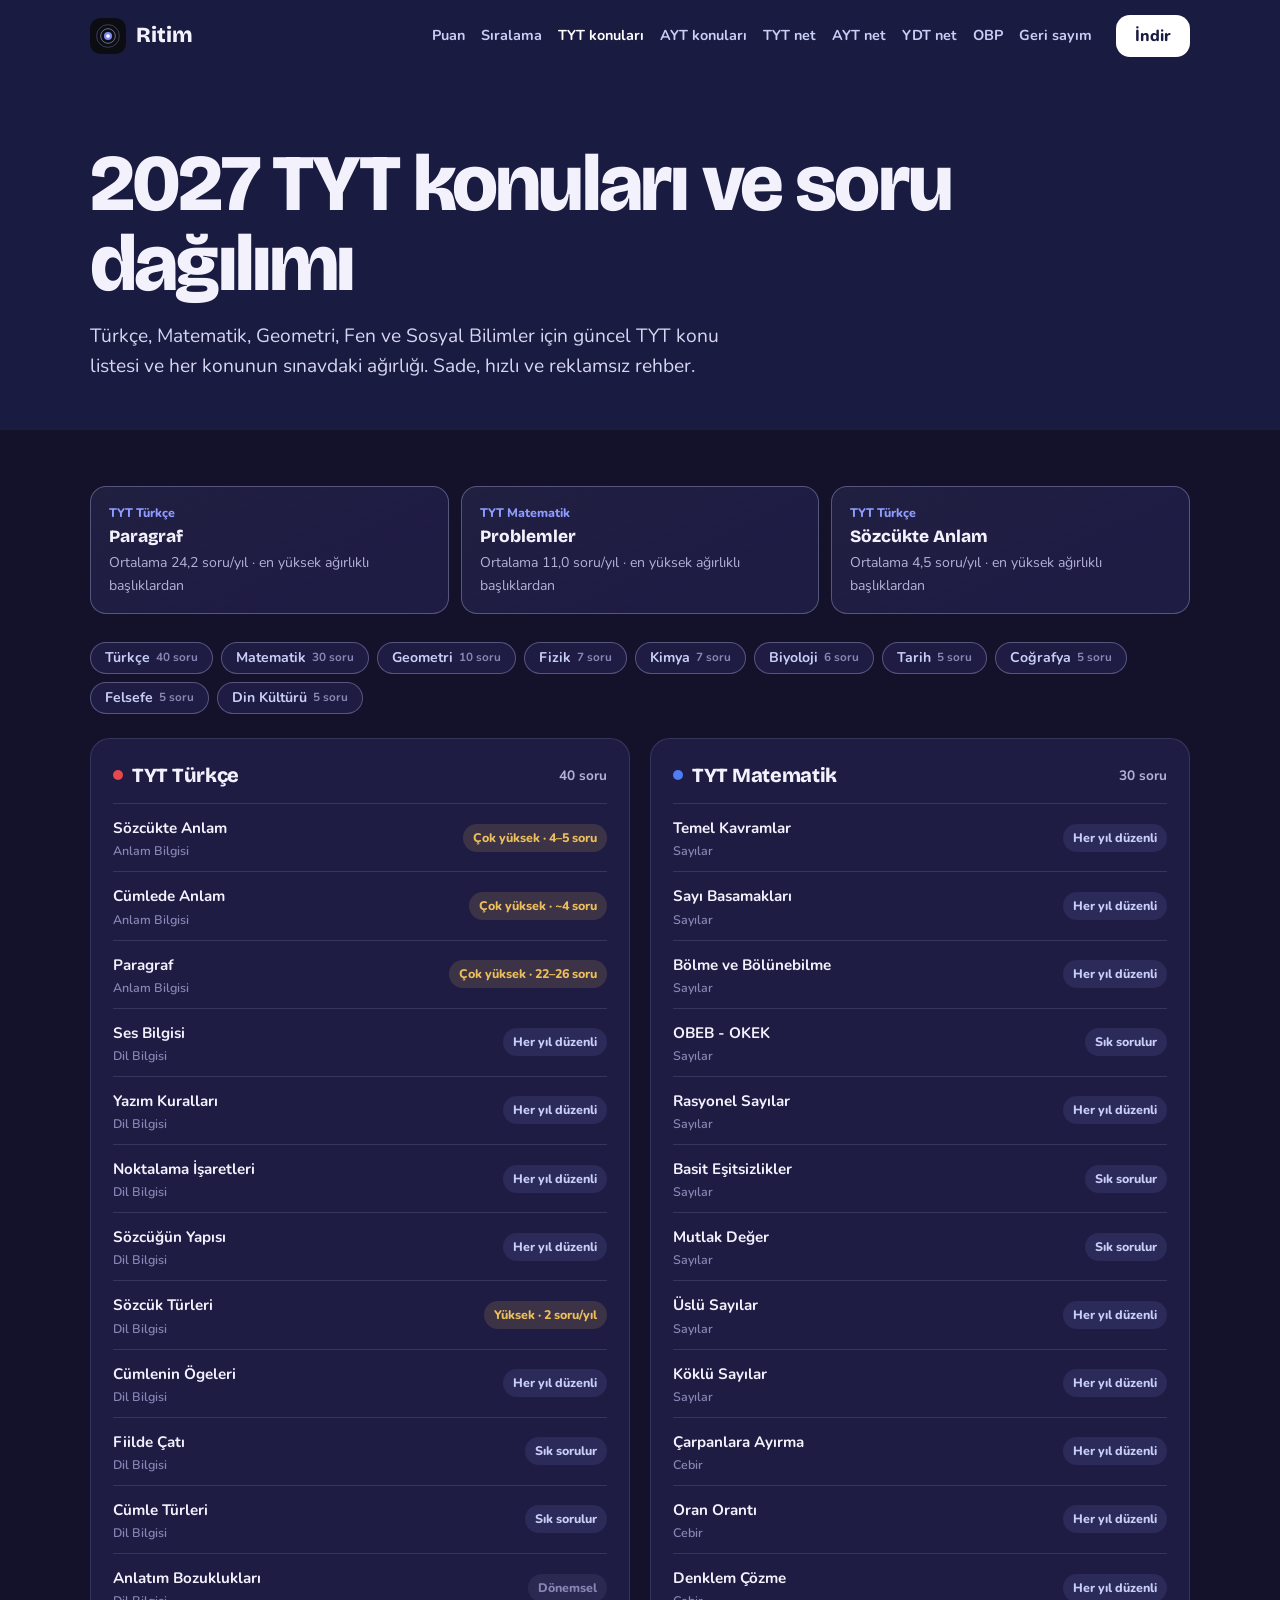
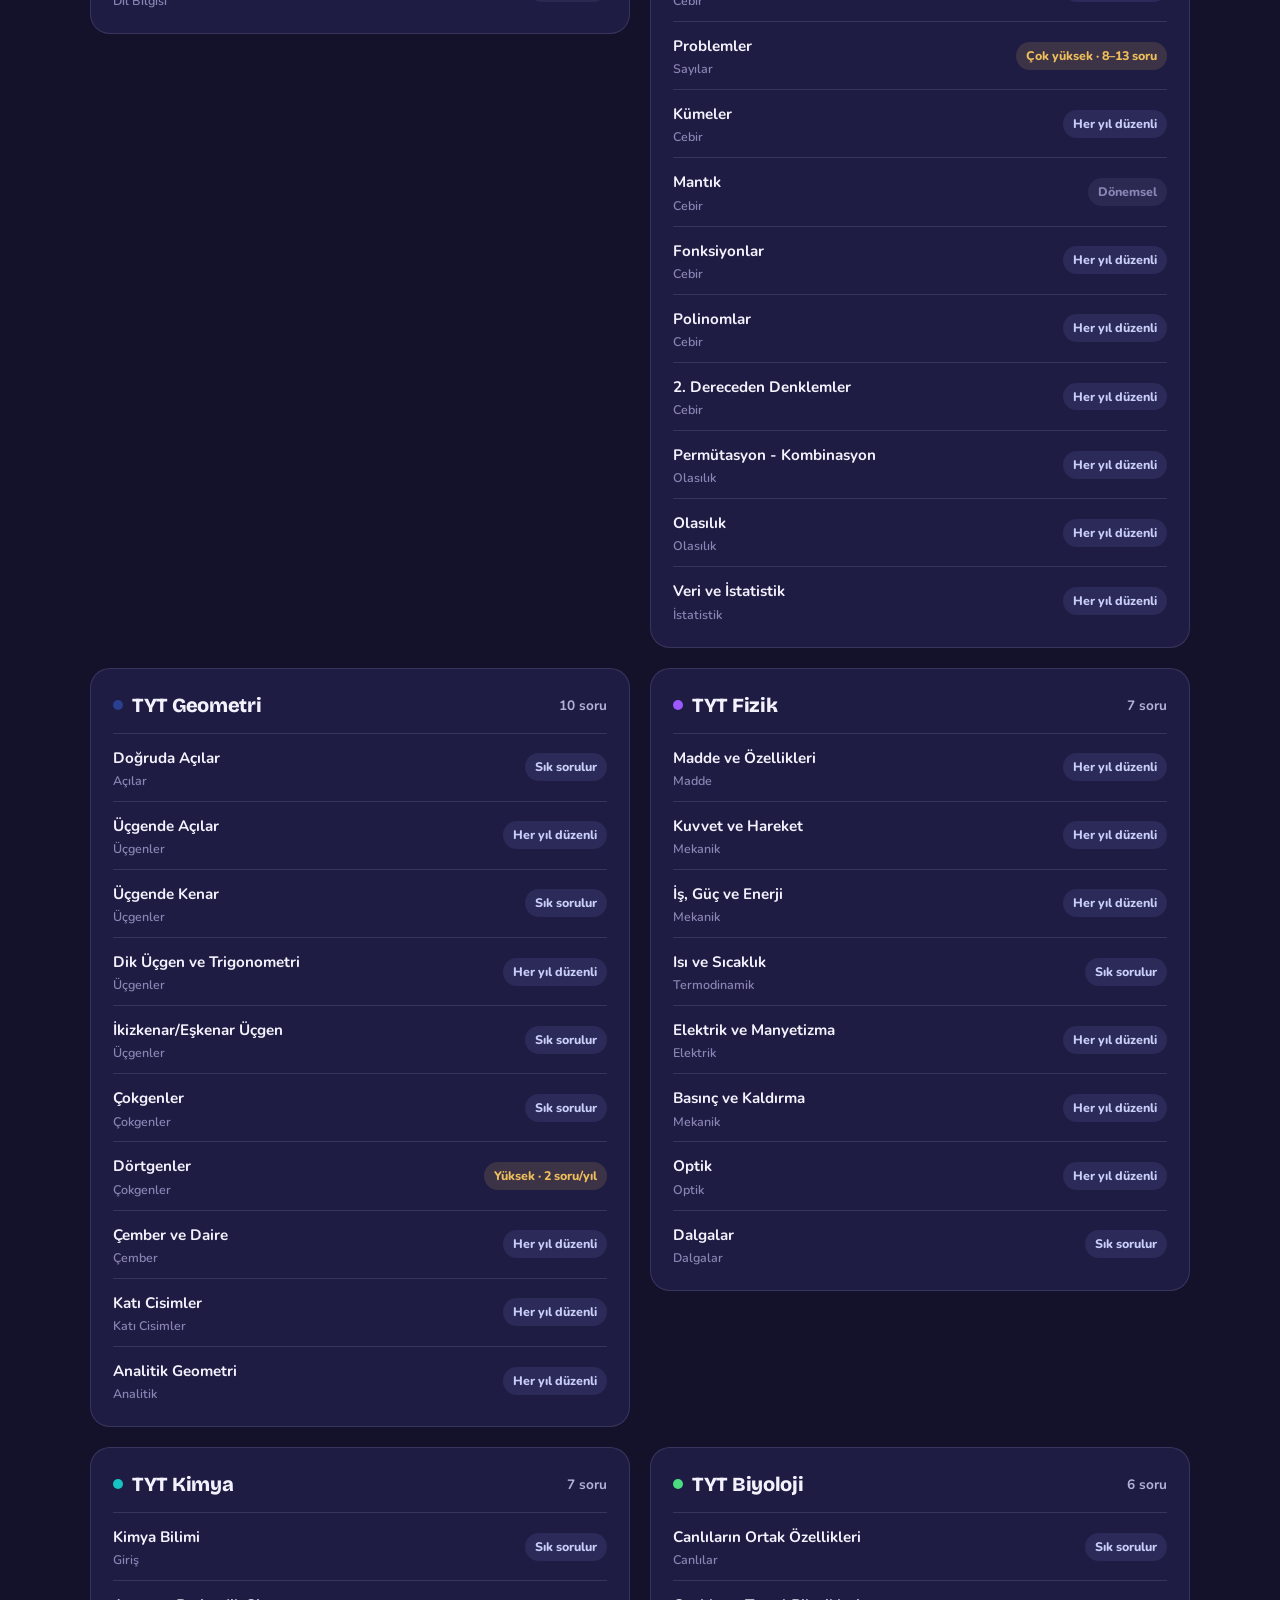
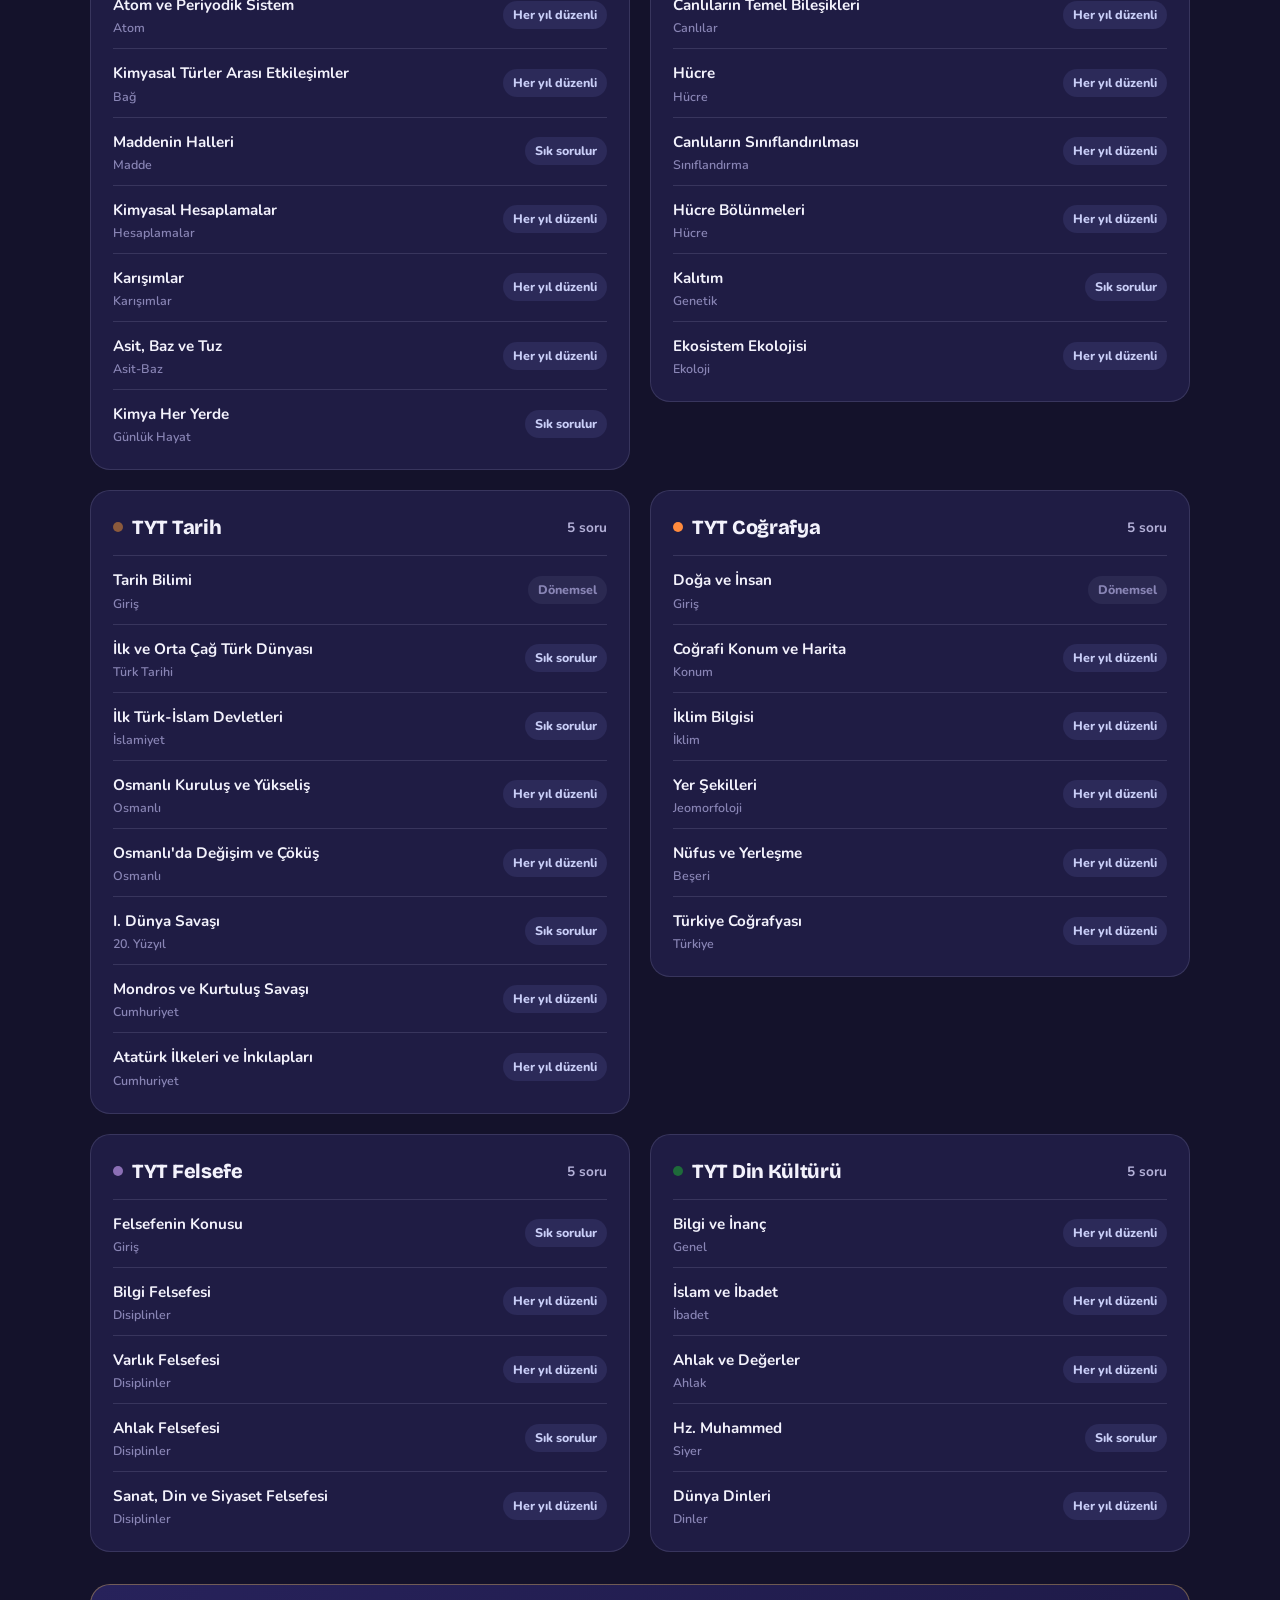
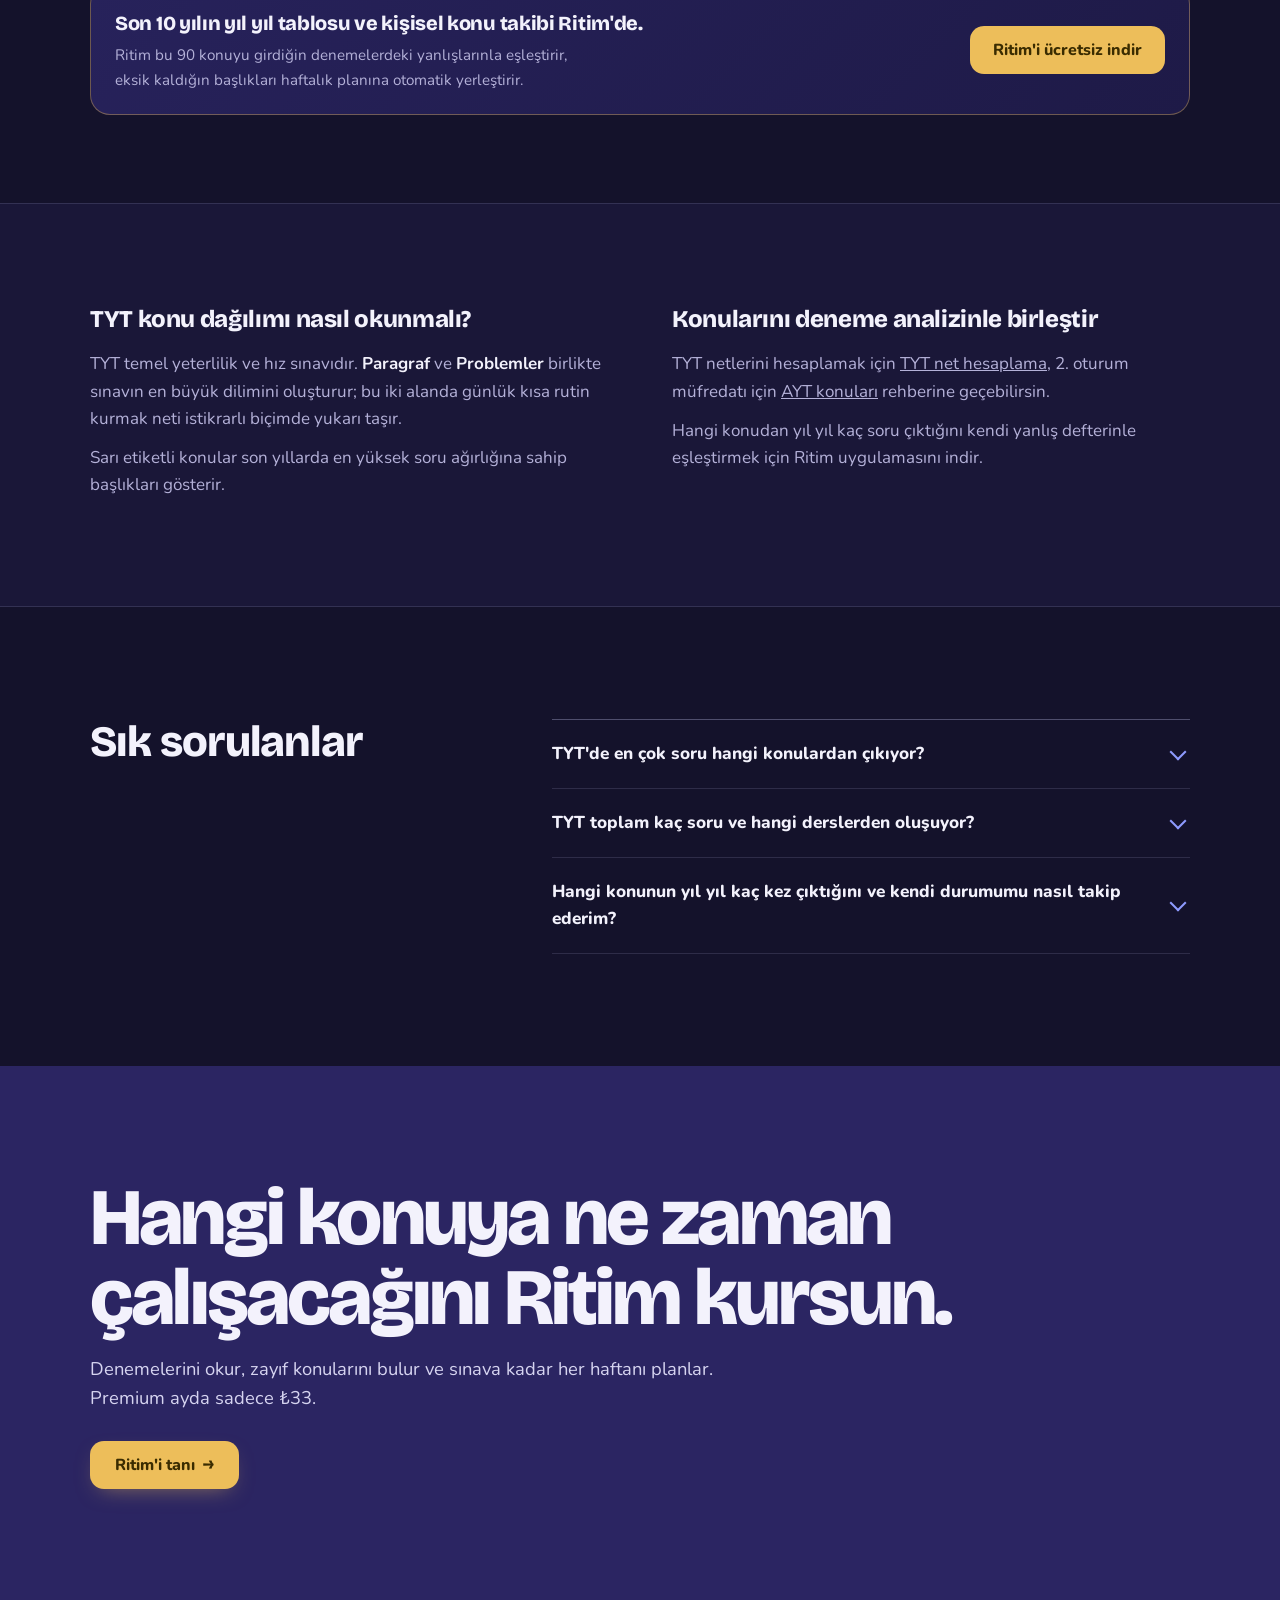
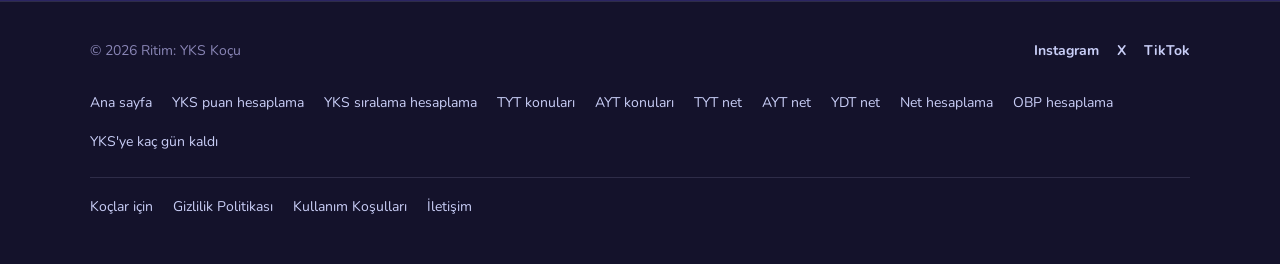
<file: tyt-konulari-soru-dagilimi/index.html>
<!doctype html>
<html lang="tr">
<head>
  <meta charset="utf-8">
  <meta name="viewport" content="width=device-width, initial-scale=1">
  <title>2027 TYT Konuları ve ÖSYM Soru Ağırlıkları | Ritim</title>
  <meta name="description" content="2027 YKS için güncel TYT konuları (Türkçe, Matematik, Geometri, Fen ve Sosyal Bilimler) ve konuların ÖSYM sınav ağırlığı özeti.">
  <meta name="theme-color" content="#14122B">
  <meta property="og:type" content="website">
  <meta property="og:site_name" content="Ritim">
  <meta property="og:title" content="2027 TYT Konuları ve ÖSYM Soru Ağırlıkları">
  <meta property="og:description" content="2027 YKS için güncel TYT konuları (Türkçe, Matematik, Geometri, Fen ve Sosyal Bilimler) ve konuların ÖSYM sınav ağırlığı özeti.">
  <meta property="og:image" content="https://ritimyks.com/assets/img/og.jpg">
  <meta property="og:url" content="https://ritimyks.com/tyt-konulari-soru-dagilimi/">
  <meta property="og:locale" content="tr_TR">
  <meta name="twitter:card" content="summary_large_image">
  <link rel="canonical" href="https://ritimyks.com/tyt-konulari-soru-dagilimi/">
  <link rel="icon" href="../assets/img/icon.svg" type="image/svg+xml">
  <link rel="preconnect" href="https://fonts.googleapis.com">
  <link rel="preconnect" href="https://fonts.gstatic.com" crossorigin>
  <link href="https://fonts.googleapis.com/css2?family=Bricolage+Grotesque:opsz,wght@12..96,500..800&family=Nunito:wght@400;600;700;800&display=swap" rel="stylesheet">
  <link rel="stylesheet" href="../assets/style.css?v=7">
  <script type="application/ld+json">{"@context": "https://schema.org", "@type": "BreadcrumbList", "itemListElement": [{"@type": "ListItem", "position": 1, "name": "Ritim", "item": "https://ritimyks.com/"}, {"@type": "ListItem", "position": 2, "name": "2027 TYT konuları ve soru dağılımı", "item": "https://ritimyks.com/tyt-konulari-soru-dagilimi/"}]}</script>
  <script type="application/ld+json">{"@context": "https://schema.org", "@type": "FAQPage", "mainEntity": [{"@type": "Question", "name": "TYT'de en çok soru hangi konulardan çıkıyor?", "acceptedAnswer": {"@type": "Answer", "text": "TYT Türkçe'de Paragraf (yılda 22–26 soru) ve TYT Matematik'te Problemler (yılda 10–13 soru) sınavın yaklaşık üçte birini oluşturur. Geometri'de Üçgenler ve Dörtgenler, Fen'de Atom, Hücre ve Elektrik düzenli olarak sorulur."}}, {"@type": "Question", "name": "TYT toplam kaç soru ve hangi derslerden oluşuyor?", "acceptedAnswer": {"@type": "Answer", "text": "TYT toplam 120 sorudur (165 dk): Türkçe 40, Temel Matematik 40 (Matematik 30 + Geometri 10), Sosyal Bilimler 20 (Tarih 5, Coğrafya 5, Felsefe 5, Din 5) ve Fen Bilimleri 20 (Fizik 7, Kimya 7, Biyoloji 6)."}}, {"@type": "Question", "name": "Hangi konunun yıl yıl kaç kez çıktığını ve kendi durumumu nasıl takip ederim?", "acceptedAnswer": {"@type": "Answer", "text": "Ritim uygulamasında 181 konunun son 10 yıllık ÖSYM dağılımını kendi denemelerindeki yanlışlarla yan yana görebilir ve haftalık planını otomatik kurabilirsin."}}]}</script>
</head>
<body>
  <a class="skip" href="#arac">Konulara geç</a>

  <header class="nav">
    <div class="wrap">
      <a class="brand" href="../" aria-label="Ritim ana sayfa">
        <img src="../assets/img/icon.svg" width="36" height="36" alt="">
        <span>Ritim</span>
      </a>
      <nav class="nav-links" aria-label="YKS araçları">
        <a href="../puan-hesaplama/">Puan</a>
        <a href="../yks-siralama-hesaplama/">Sıralama</a>
        <a href="../tyt-konulari-soru-dagilimi/" aria-current="page">TYT konuları</a>
        <a href="../ayt-konulari-soru-dagilimi/">AYT konuları</a>
        <a href="../tyt-net-hesaplama/">TYT net</a>
        <a href="../ayt-net-hesaplama/">AYT net</a>
        <a href="../ydt-net-hesaplama/">YDT net</a>
        <a href="../obp-hesaplama/">OBP</a>
        <a href="../yks-kac-gun-kaldi/">Geri sayım</a>
      </nav>
      <a class="btn btn-light nav-cta" href="../#indir">İndir</a>
    </div>
  </header>

  <main>
    <section class="calc-hero">
      <div class="wrap">
        <h1>2027 TYT konuları ve soru dağılımı</h1>
        <p class="lead">Türkçe, Matematik, Geometri, Fen ve Sosyal Bilimler için güncel TYT konu listesi ve her konunun sınavdaki ağırlığı. Sade, hızlı ve reklamsız rehber.</p>
      </div>
    </section>

    <section class="calc" id="arac" aria-label="2027 TYT konuları ve soru dağılımı">
      <div class="wrap">
        <div class="top-topics-grid" aria-label="En yüksek ağırlıklı konular">
          <div class="top-topic"><small>TYT Türkçe</small><b>Paragraf</b><span>Ortalama 24,2 soru/yıl · en yüksek ağırlıklı başlıklardan</span></div>
          <div class="top-topic"><small>TYT Matematik</small><b>Problemler</b><span>Ortalama 11,0 soru/yıl · en yüksek ağırlıklı başlıklardan</span></div>
          <div class="top-topic"><small>TYT Türkçe</small><b>Sözcükte Anlam</b><span>Ortalama 4,5 soru/yıl · en yüksek ağırlıklı başlıklardan</span></div>
        </div>

        <nav class="jump-nav" aria-label="Derslere hızlı geç">
          <a class="jump-pill" href="#tyt-turkce">Türkçe <small>40 soru</small></a>
          <a class="jump-pill" href="#tyt-matematik">Matematik <small>30 soru</small></a>
          <a class="jump-pill" href="#tyt-geometri">Geometri <small>10 soru</small></a>
          <a class="jump-pill" href="#tyt-fizik">Fizik <small>7 soru</small></a>
          <a class="jump-pill" href="#tyt-kimya">Kimya <small>7 soru</small></a>
          <a class="jump-pill" href="#tyt-biyoloji">Biyoloji <small>6 soru</small></a>
          <a class="jump-pill" href="#tyt-tarih">Tarih <small>5 soru</small></a>
          <a class="jump-pill" href="#tyt-cografya">Coğrafya <small>5 soru</small></a>
          <a class="jump-pill" href="#tyt-felsefe">Felsefe <small>5 soru</small></a>
          <a class="jump-pill" href="#tyt-din">Din Kültürü <small>5 soru</small></a>
        </nav>

        <div class="guide-grid">
          <article class="subject-card" id="tyt-turkce">
            <div class="subject-head">
              <h2><span class="subject-dot" style="background:#E5484D"></span>TYT Türkçe</h2>
              <span>40 soru</span>
            </div>
            <ul class="topic-list">
            <li><div><span class="t-label">Sözcükte Anlam</span><span class="t-unit">Anlam Bilgisi</span></div><span class="weight-badge high">Çok yüksek · 4–5 soru</span></li>
            <li><div><span class="t-label">Cümlede Anlam</span><span class="t-unit">Anlam Bilgisi</span></div><span class="weight-badge high">Çok yüksek · ~4 soru</span></li>
            <li><div><span class="t-label">Paragraf</span><span class="t-unit">Anlam Bilgisi</span></div><span class="weight-badge high">Çok yüksek · 22–26 soru</span></li>
            <li><div><span class="t-label">Ses Bilgisi</span><span class="t-unit">Dil Bilgisi</span></div><span class="weight-badge">Her yıl düzenli</span></li>
            <li><div><span class="t-label">Yazım Kuralları</span><span class="t-unit">Dil Bilgisi</span></div><span class="weight-badge">Her yıl düzenli</span></li>
            <li><div><span class="t-label">Noktalama İşaretleri</span><span class="t-unit">Dil Bilgisi</span></div><span class="weight-badge">Her yıl düzenli</span></li>
            <li><div><span class="t-label">Sözcüğün Yapısı</span><span class="t-unit">Dil Bilgisi</span></div><span class="weight-badge">Her yıl düzenli</span></li>
            <li><div><span class="t-label">Sözcük Türleri</span><span class="t-unit">Dil Bilgisi</span></div><span class="weight-badge high">Yüksek · 2 soru/yıl</span></li>
            <li><div><span class="t-label">Cümlenin Ögeleri</span><span class="t-unit">Dil Bilgisi</span></div><span class="weight-badge">Her yıl düzenli</span></li>
            <li><div><span class="t-label">Fiilde Çatı</span><span class="t-unit">Dil Bilgisi</span></div><span class="weight-badge">Sık sorulur</span></li>
            <li><div><span class="t-label">Cümle Türleri</span><span class="t-unit">Dil Bilgisi</span></div><span class="weight-badge">Sık sorulur</span></li>
            <li><div><span class="t-label">Anlatım Bozuklukları</span><span class="t-unit">Dil Bilgisi</span></div><span class="weight-badge low">Dönemsel</span></li>
            </ul>
          </article>

          <article class="subject-card" id="tyt-matematik">
            <div class="subject-head">
              <h2><span class="subject-dot" style="background:#4F7DF3"></span>TYT Matematik</h2>
              <span>30 soru</span>
            </div>
            <ul class="topic-list">
            <li><div><span class="t-label">Temel Kavramlar</span><span class="t-unit">Sayılar</span></div><span class="weight-badge">Her yıl düzenli</span></li>
            <li><div><span class="t-label">Sayı Basamakları</span><span class="t-unit">Sayılar</span></div><span class="weight-badge">Her yıl düzenli</span></li>
            <li><div><span class="t-label">Bölme ve Bölünebilme</span><span class="t-unit">Sayılar</span></div><span class="weight-badge">Her yıl düzenli</span></li>
            <li><div><span class="t-label">OBEB - OKEK</span><span class="t-unit">Sayılar</span></div><span class="weight-badge">Sık sorulur</span></li>
            <li><div><span class="t-label">Rasyonel Sayılar</span><span class="t-unit">Sayılar</span></div><span class="weight-badge">Her yıl düzenli</span></li>
            <li><div><span class="t-label">Basit Eşitsizlikler</span><span class="t-unit">Sayılar</span></div><span class="weight-badge">Sık sorulur</span></li>
            <li><div><span class="t-label">Mutlak Değer</span><span class="t-unit">Sayılar</span></div><span class="weight-badge">Sık sorulur</span></li>
            <li><div><span class="t-label">Üslü Sayılar</span><span class="t-unit">Sayılar</span></div><span class="weight-badge">Her yıl düzenli</span></li>
            <li><div><span class="t-label">Köklü Sayılar</span><span class="t-unit">Sayılar</span></div><span class="weight-badge">Her yıl düzenli</span></li>
            <li><div><span class="t-label">Çarpanlara Ayırma</span><span class="t-unit">Cebir</span></div><span class="weight-badge">Her yıl düzenli</span></li>
            <li><div><span class="t-label">Oran Orantı</span><span class="t-unit">Cebir</span></div><span class="weight-badge">Her yıl düzenli</span></li>
            <li><div><span class="t-label">Denklem Çözme</span><span class="t-unit">Cebir</span></div><span class="weight-badge">Her yıl düzenli</span></li>
            <li><div><span class="t-label">Problemler</span><span class="t-unit">Sayılar</span></div><span class="weight-badge high">Çok yüksek · 8–13 soru</span></li>
            <li><div><span class="t-label">Kümeler</span><span class="t-unit">Cebir</span></div><span class="weight-badge">Her yıl düzenli</span></li>
            <li><div><span class="t-label">Mantık</span><span class="t-unit">Cebir</span></div><span class="weight-badge low">Dönemsel</span></li>
            <li><div><span class="t-label">Fonksiyonlar</span><span class="t-unit">Cebir</span></div><span class="weight-badge">Her yıl düzenli</span></li>
            <li><div><span class="t-label">Polinomlar</span><span class="t-unit">Cebir</span></div><span class="weight-badge">Her yıl düzenli</span></li>
            <li><div><span class="t-label">2. Dereceden Denklemler</span><span class="t-unit">Cebir</span></div><span class="weight-badge">Her yıl düzenli</span></li>
            <li><div><span class="t-label">Permütasyon - Kombinasyon</span><span class="t-unit">Olasılık</span></div><span class="weight-badge">Her yıl düzenli</span></li>
            <li><div><span class="t-label">Olasılık</span><span class="t-unit">Olasılık</span></div><span class="weight-badge">Her yıl düzenli</span></li>
            <li><div><span class="t-label">Veri ve İstatistik</span><span class="t-unit">İstatistik</span></div><span class="weight-badge">Her yıl düzenli</span></li>
            </ul>
          </article>

          <article class="subject-card" id="tyt-geometri">
            <div class="subject-head">
              <h2><span class="subject-dot" style="background:#2B3F8F"></span>TYT Geometri</h2>
              <span>10 soru</span>
            </div>
            <ul class="topic-list">
            <li><div><span class="t-label">Doğruda Açılar</span><span class="t-unit">Açılar</span></div><span class="weight-badge">Sık sorulur</span></li>
            <li><div><span class="t-label">Üçgende Açılar</span><span class="t-unit">Üçgenler</span></div><span class="weight-badge">Her yıl düzenli</span></li>
            <li><div><span class="t-label">Üçgende Kenar</span><span class="t-unit">Üçgenler</span></div><span class="weight-badge">Sık sorulur</span></li>
            <li><div><span class="t-label">Dik Üçgen ve Trigonometri</span><span class="t-unit">Üçgenler</span></div><span class="weight-badge">Her yıl düzenli</span></li>
            <li><div><span class="t-label">İkizkenar/Eşkenar Üçgen</span><span class="t-unit">Üçgenler</span></div><span class="weight-badge">Sık sorulur</span></li>
            <li><div><span class="t-label">Çokgenler</span><span class="t-unit">Çokgenler</span></div><span class="weight-badge">Sık sorulur</span></li>
            <li><div><span class="t-label">Dörtgenler</span><span class="t-unit">Çokgenler</span></div><span class="weight-badge high">Yüksek · 2 soru/yıl</span></li>
            <li><div><span class="t-label">Çember ve Daire</span><span class="t-unit">Çember</span></div><span class="weight-badge">Her yıl düzenli</span></li>
            <li><div><span class="t-label">Katı Cisimler</span><span class="t-unit">Katı Cisimler</span></div><span class="weight-badge">Her yıl düzenli</span></li>
            <li><div><span class="t-label">Analitik Geometri</span><span class="t-unit">Analitik</span></div><span class="weight-badge">Her yıl düzenli</span></li>
            </ul>
          </article>

          <article class="subject-card" id="tyt-fizik">
            <div class="subject-head">
              <h2><span class="subject-dot" style="background:#9B59FF"></span>TYT Fizik</h2>
              <span>7 soru</span>
            </div>
            <ul class="topic-list">
            <li><div><span class="t-label">Madde ve Özellikleri</span><span class="t-unit">Madde</span></div><span class="weight-badge">Her yıl düzenli</span></li>
            <li><div><span class="t-label">Kuvvet ve Hareket</span><span class="t-unit">Mekanik</span></div><span class="weight-badge">Her yıl düzenli</span></li>
            <li><div><span class="t-label">İş, Güç ve Enerji</span><span class="t-unit">Mekanik</span></div><span class="weight-badge">Her yıl düzenli</span></li>
            <li><div><span class="t-label">Isı ve Sıcaklık</span><span class="t-unit">Termodinamik</span></div><span class="weight-badge">Sık sorulur</span></li>
            <li><div><span class="t-label">Elektrik ve Manyetizma</span><span class="t-unit">Elektrik</span></div><span class="weight-badge">Her yıl düzenli</span></li>
            <li><div><span class="t-label">Basınç ve Kaldırma</span><span class="t-unit">Mekanik</span></div><span class="weight-badge">Her yıl düzenli</span></li>
            <li><div><span class="t-label">Optik</span><span class="t-unit">Optik</span></div><span class="weight-badge">Her yıl düzenli</span></li>
            <li><div><span class="t-label">Dalgalar</span><span class="t-unit">Dalgalar</span></div><span class="weight-badge">Sık sorulur</span></li>
            </ul>
          </article>

          <article class="subject-card" id="tyt-kimya">
            <div class="subject-head">
              <h2><span class="subject-dot" style="background:#16C2C2"></span>TYT Kimya</h2>
              <span>7 soru</span>
            </div>
            <ul class="topic-list">
            <li><div><span class="t-label">Kimya Bilimi</span><span class="t-unit">Giriş</span></div><span class="weight-badge">Sık sorulur</span></li>
            <li><div><span class="t-label">Atom ve Periyodik Sistem</span><span class="t-unit">Atom</span></div><span class="weight-badge">Her yıl düzenli</span></li>
            <li><div><span class="t-label">Kimyasal Türler Arası Etkileşimler</span><span class="t-unit">Bağ</span></div><span class="weight-badge">Her yıl düzenli</span></li>
            <li><div><span class="t-label">Maddenin Halleri</span><span class="t-unit">Madde</span></div><span class="weight-badge">Sık sorulur</span></li>
            <li><div><span class="t-label">Kimyasal Hesaplamalar</span><span class="t-unit">Hesaplamalar</span></div><span class="weight-badge">Her yıl düzenli</span></li>
            <li><div><span class="t-label">Karışımlar</span><span class="t-unit">Karışımlar</span></div><span class="weight-badge">Her yıl düzenli</span></li>
            <li><div><span class="t-label">Asit, Baz ve Tuz</span><span class="t-unit">Asit-Baz</span></div><span class="weight-badge">Her yıl düzenli</span></li>
            <li><div><span class="t-label">Kimya Her Yerde</span><span class="t-unit">Günlük Hayat</span></div><span class="weight-badge">Sık sorulur</span></li>
            </ul>
          </article>

          <article class="subject-card" id="tyt-biyoloji">
            <div class="subject-head">
              <h2><span class="subject-dot" style="background:#4ADE80"></span>TYT Biyoloji</h2>
              <span>6 soru</span>
            </div>
            <ul class="topic-list">
            <li><div><span class="t-label">Canlıların Ortak Özellikleri</span><span class="t-unit">Canlılar</span></div><span class="weight-badge">Sık sorulur</span></li>
            <li><div><span class="t-label">Canlıların Temel Bileşikleri</span><span class="t-unit">Canlılar</span></div><span class="weight-badge">Her yıl düzenli</span></li>
            <li><div><span class="t-label">Hücre</span><span class="t-unit">Hücre</span></div><span class="weight-badge">Her yıl düzenli</span></li>
            <li><div><span class="t-label">Canlıların Sınıflandırılması</span><span class="t-unit">Sınıflandırma</span></div><span class="weight-badge">Her yıl düzenli</span></li>
            <li><div><span class="t-label">Hücre Bölünmeleri</span><span class="t-unit">Hücre</span></div><span class="weight-badge">Her yıl düzenli</span></li>
            <li><div><span class="t-label">Kalıtım</span><span class="t-unit">Genetik</span></div><span class="weight-badge">Sık sorulur</span></li>
            <li><div><span class="t-label">Ekosistem Ekolojisi</span><span class="t-unit">Ekoloji</span></div><span class="weight-badge">Her yıl düzenli</span></li>
            </ul>
          </article>

          <article class="subject-card" id="tyt-tarih">
            <div class="subject-head">
              <h2><span class="subject-dot" style="background:#8B5A3C"></span>TYT Tarih</h2>
              <span>5 soru</span>
            </div>
            <ul class="topic-list">
            <li><div><span class="t-label">Tarih Bilimi</span><span class="t-unit">Giriş</span></div><span class="weight-badge low">Dönemsel</span></li>
            <li><div><span class="t-label">İlk ve Orta Çağ Türk Dünyası</span><span class="t-unit">Türk Tarihi</span></div><span class="weight-badge">Sık sorulur</span></li>
            <li><div><span class="t-label">İlk Türk-İslam Devletleri</span><span class="t-unit">İslamiyet</span></div><span class="weight-badge">Sık sorulur</span></li>
            <li><div><span class="t-label">Osmanlı Kuruluş ve Yükseliş</span><span class="t-unit">Osmanlı</span></div><span class="weight-badge">Her yıl düzenli</span></li>
            <li><div><span class="t-label">Osmanlı&#x27;da Değişim ve Çöküş</span><span class="t-unit">Osmanlı</span></div><span class="weight-badge">Her yıl düzenli</span></li>
            <li><div><span class="t-label">I. Dünya Savaşı</span><span class="t-unit">20. Yüzyıl</span></div><span class="weight-badge">Sık sorulur</span></li>
            <li><div><span class="t-label">Mondros ve Kurtuluş Savaşı</span><span class="t-unit">Cumhuriyet</span></div><span class="weight-badge">Her yıl düzenli</span></li>
            <li><div><span class="t-label">Atatürk İlkeleri ve İnkılapları</span><span class="t-unit">Cumhuriyet</span></div><span class="weight-badge">Her yıl düzenli</span></li>
            </ul>
          </article>

          <article class="subject-card" id="tyt-cografya">
            <div class="subject-head">
              <h2><span class="subject-dot" style="background:#FF8A3D"></span>TYT Coğrafya</h2>
              <span>5 soru</span>
            </div>
            <ul class="topic-list">
            <li><div><span class="t-label">Doğa ve İnsan</span><span class="t-unit">Giriş</span></div><span class="weight-badge low">Dönemsel</span></li>
            <li><div><span class="t-label">Coğrafi Konum ve Harita</span><span class="t-unit">Konum</span></div><span class="weight-badge">Her yıl düzenli</span></li>
            <li><div><span class="t-label">İklim Bilgisi</span><span class="t-unit">İklim</span></div><span class="weight-badge">Her yıl düzenli</span></li>
            <li><div><span class="t-label">Yer Şekilleri</span><span class="t-unit">Jeomorfoloji</span></div><span class="weight-badge">Her yıl düzenli</span></li>
            <li><div><span class="t-label">Nüfus ve Yerleşme</span><span class="t-unit">Beşeri</span></div><span class="weight-badge">Her yıl düzenli</span></li>
            <li><div><span class="t-label">Türkiye Coğrafyası</span><span class="t-unit">Türkiye</span></div><span class="weight-badge">Her yıl düzenli</span></li>
            </ul>
          </article>

          <article class="subject-card" id="tyt-felsefe">
            <div class="subject-head">
              <h2><span class="subject-dot" style="background:#8B6FB5"></span>TYT Felsefe</h2>
              <span>5 soru</span>
            </div>
            <ul class="topic-list">
            <li><div><span class="t-label">Felsefenin Konusu</span><span class="t-unit">Giriş</span></div><span class="weight-badge">Sık sorulur</span></li>
            <li><div><span class="t-label">Bilgi Felsefesi</span><span class="t-unit">Disiplinler</span></div><span class="weight-badge">Her yıl düzenli</span></li>
            <li><div><span class="t-label">Varlık Felsefesi</span><span class="t-unit">Disiplinler</span></div><span class="weight-badge">Her yıl düzenli</span></li>
            <li><div><span class="t-label">Ahlak Felsefesi</span><span class="t-unit">Disiplinler</span></div><span class="weight-badge">Sık sorulur</span></li>
            <li><div><span class="t-label">Sanat, Din ve Siyaset Felsefesi</span><span class="t-unit">Disiplinler</span></div><span class="weight-badge">Her yıl düzenli</span></li>
            </ul>
          </article>

          <article class="subject-card" id="tyt-din">
            <div class="subject-head">
              <h2><span class="subject-dot" style="background:#1E6B3A"></span>TYT Din Kültürü</h2>
              <span>5 soru</span>
            </div>
            <ul class="topic-list">
            <li><div><span class="t-label">Bilgi ve İnanç</span><span class="t-unit">Genel</span></div><span class="weight-badge">Her yıl düzenli</span></li>
            <li><div><span class="t-label">İslam ve İbadet</span><span class="t-unit">İbadet</span></div><span class="weight-badge">Her yıl düzenli</span></li>
            <li><div><span class="t-label">Ahlak ve Değerler</span><span class="t-unit">Ahlak</span></div><span class="weight-badge">Her yıl düzenli</span></li>
            <li><div><span class="t-label">Hz. Muhammed</span><span class="t-unit">Siyer</span></div><span class="weight-badge">Sık sorulur</span></li>
            <li><div><span class="t-label">Dünya Dinleri</span><span class="t-unit">Dinler</span></div><span class="weight-badge">Her yıl düzenli</span></li>
            </ul>
          </article>
        </div>

        <div class="app-banner">
          <div>
            <h3>Son 10 yılın yıl yıl tablosu ve kişisel konu takibi Ritim'de.</h3>
            <p>Ritim bu 90 konuyu girdiğin denemelerdeki yanlışlarınla eşleştirir, eksik kaldığın başlıkları haftalık planına otomatik yerleştirir.</p>
          </div>
          <a class="btn btn-gold" href="https://play.google.com/store/apps/details?id=com.suayb.ritim" target="_blank" rel="noopener">Ritim'i ücretsiz indir</a>
        </div>
      </div>
    </section>

    <section class="calc-info">
      <div class="wrap calc-info-grid">
        <article><h2>TYT konu dağılımı nasıl okunmalı?</h2>
          <p>TYT temel yeterlilik ve hız sınavıdır. <b>Paragraf</b> ve <b>Problemler</b> birlikte sınavın en büyük dilimini oluşturur; bu iki alanda günlük kısa rutin kurmak neti istikrarlı biçimde yukarı taşır.</p>
          <p>Sarı etiketli konular son yıllarda en yüksek soru ağırlığına sahip başlıkları gösterir.</p></article>
        <article><h2>Konularını deneme analizinle birleştir</h2>
          <p>TYT netlerini hesaplamak için <a href="../tyt-net-hesaplama/">TYT net hesaplama</a>, 2. oturum müfredatı için <a href="../ayt-konulari-soru-dagilimi/">AYT konuları</a> rehberine geçebilirsin.</p>
          <p>Hangi konudan yıl yıl kaç soru çıktığını kendi yanlış defterinle eşleştirmek için Ritim uygulamasını indir.</p></article>
      </div>
    </section>

    <section class="faq-section" aria-labelledby="sss-title">
      <div class="wrap faq-grid">
        <h2 id="sss-title" class="section-title">Sık sorulanlar</h2>
        <div class="faq">
          <details><summary>TYT&#x27;de en çok soru hangi konulardan çıkıyor?</summary><p>TYT Türkçe&#x27;de Paragraf (yılda 22–26 soru) ve TYT Matematik&#x27;te Problemler (yılda 10–13 soru) sınavın yaklaşık üçte birini oluşturur. Geometri&#x27;de Üçgenler ve Dörtgenler, Fen&#x27;de Atom, Hücre ve Elektrik düzenli olarak sorulur.</p></details>
          <details><summary>TYT toplam kaç soru ve hangi derslerden oluşuyor?</summary><p>TYT toplam 120 sorudur (165 dk): Türkçe 40, Temel Matematik 40 (Matematik 30 + Geometri 10), Sosyal Bilimler 20 (Tarih 5, Coğrafya 5, Felsefe 5, Din 5) ve Fen Bilimleri 20 (Fizik 7, Kimya 7, Biyoloji 6).</p></details>
          <details><summary>Hangi konunun yıl yıl kaç kez çıktığını ve kendi durumumu nasıl takip ederim?</summary><p>Ritim uygulamasında 181 konunun son 10 yıllık ÖSYM dağılımını kendi denemelerindeki yanlışlarla yan yana görebilir ve haftalık planını otomatik kurabilirsin.</p></details>
        </div>
      </div>
    </section>

    <section class="closing">
      <div class="wrap">
        <h2>Hangi konuya ne zaman çalışacağını Ritim kursun.</h2>
        <p>Denemelerini okur, zayıf konularını bulur ve sınava kadar her haftanı planlar. Premium ayda sadece ₺33.</p>
        <div class="stores"><a class="btn btn-brand" href="../">Ritim'i tanı</a></div>
      </div>
    </section>
  </main>

  <footer class="footer">
    <div class="wrap">
      <div class="footer-top">
        <span>© 2026 Ritim: YKS Koçu</span>
        <div class="footer-social" aria-label="Sosyal medya">
          <a href="https://www.instagram.com/ritimyks/" target="_blank" rel="noopener">Instagram</a>
          <a href="https://x.com/ritimyks" target="_blank" rel="noopener">X</a>
          <a href="https://www.tiktok.com/@ritimyks" target="_blank" rel="noopener">TikTok</a>
        </div>
      </div>
      <nav aria-label="YKS araçları">
        <a href="../">Ana sayfa</a>
        <a href="../puan-hesaplama/">YKS puan hesaplama</a>
        <a href="../yks-siralama-hesaplama/">YKS sıralama hesaplama</a>
        <a href="../tyt-konulari-soru-dagilimi/">TYT konuları</a>
        <a href="../ayt-konulari-soru-dagilimi/">AYT konuları</a>
        <a href="../tyt-net-hesaplama/">TYT net</a>
        <a href="../ayt-net-hesaplama/">AYT net</a>
        <a href="../ydt-net-hesaplama/">YDT net</a>
        <a href="../net-hesaplama/">Net hesaplama</a>
        <a href="../obp-hesaplama/">OBP hesaplama</a>
        <a href="../yks-kac-gun-kaldi/">YKS'ye kaç gün kaldı</a>
      </nav>
      <nav class="footer-legal" aria-label="Yasal">
        <a href="https://koc.ritimyks.com" target="_blank" rel="noopener">Koçlar için</a>
        <a href="../privacy/">Gizlilik Politikası</a>
        <a href="../terms/">Kullanım Koşulları</a>
        <a href="mailto:suesyazilim@gmail.com">İletişim</a>
      </nav>
    </div>
  </footer>
</body>
</html>
</file>
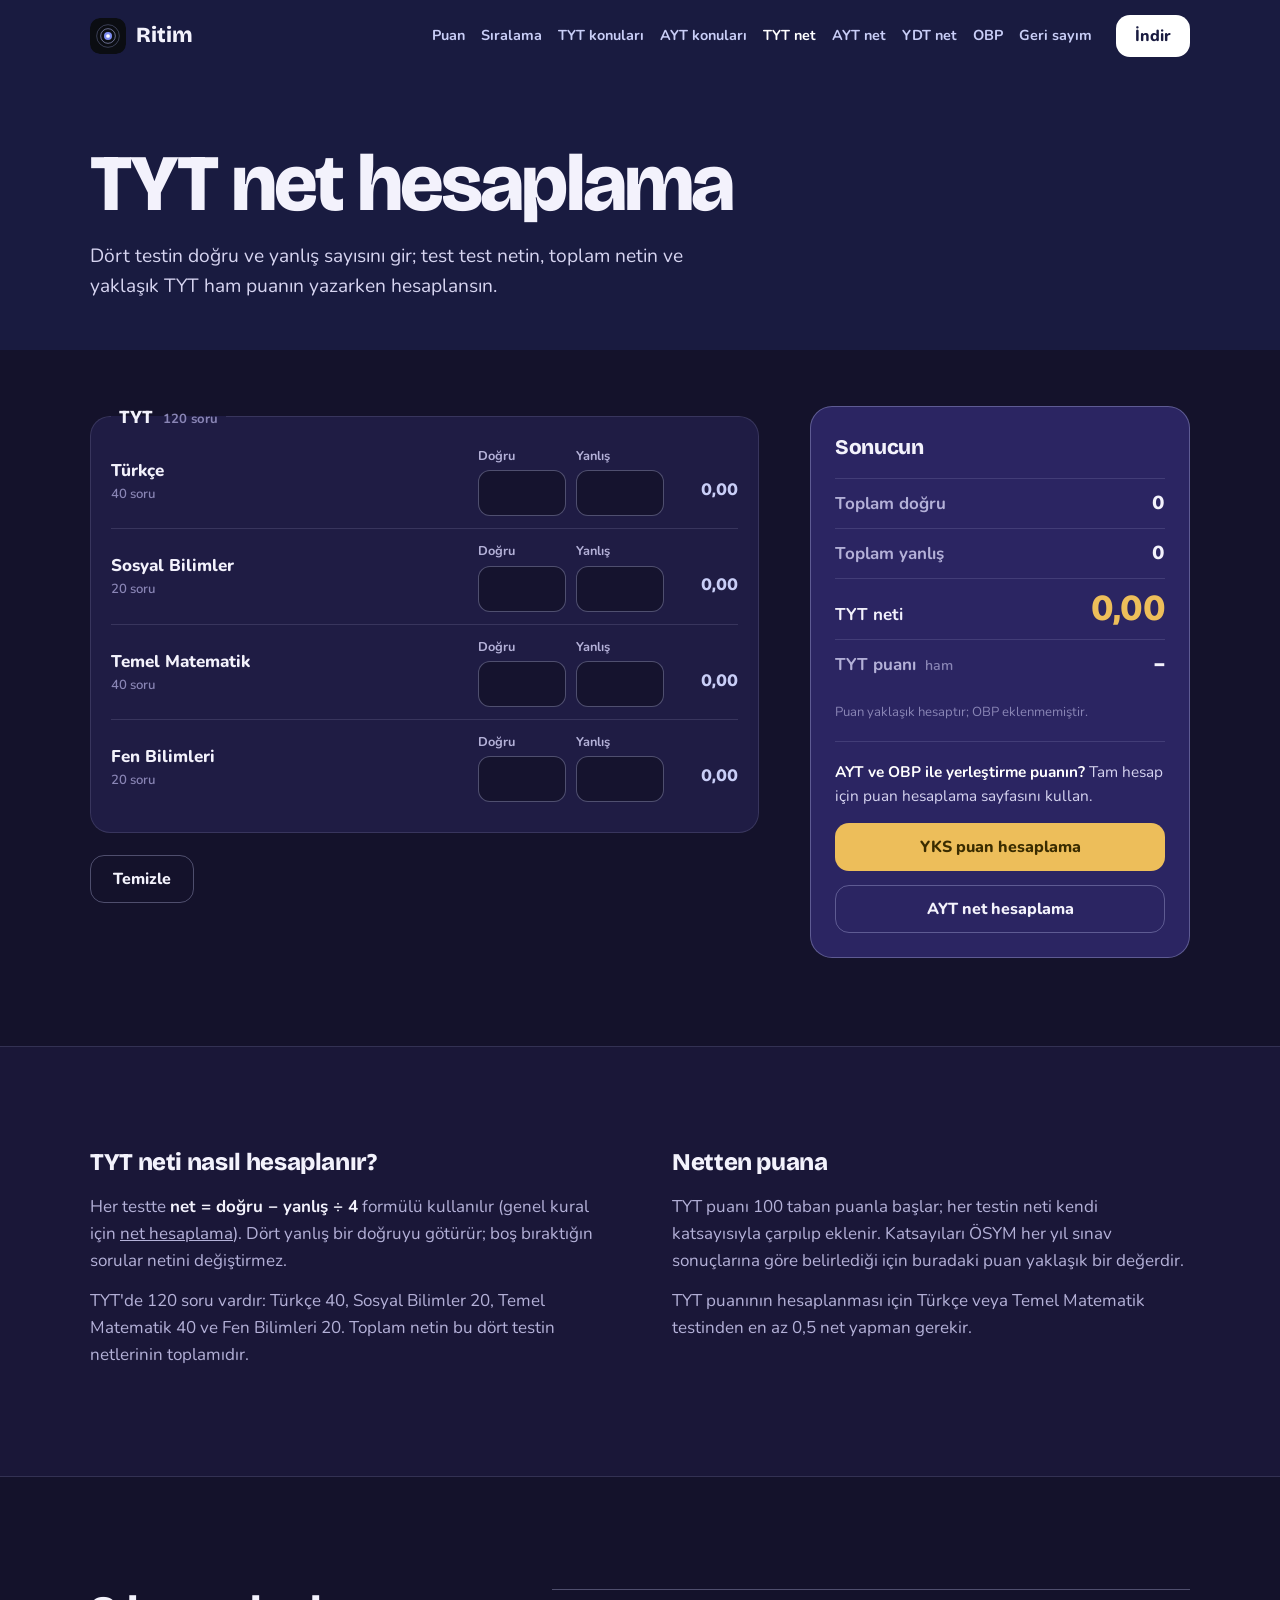
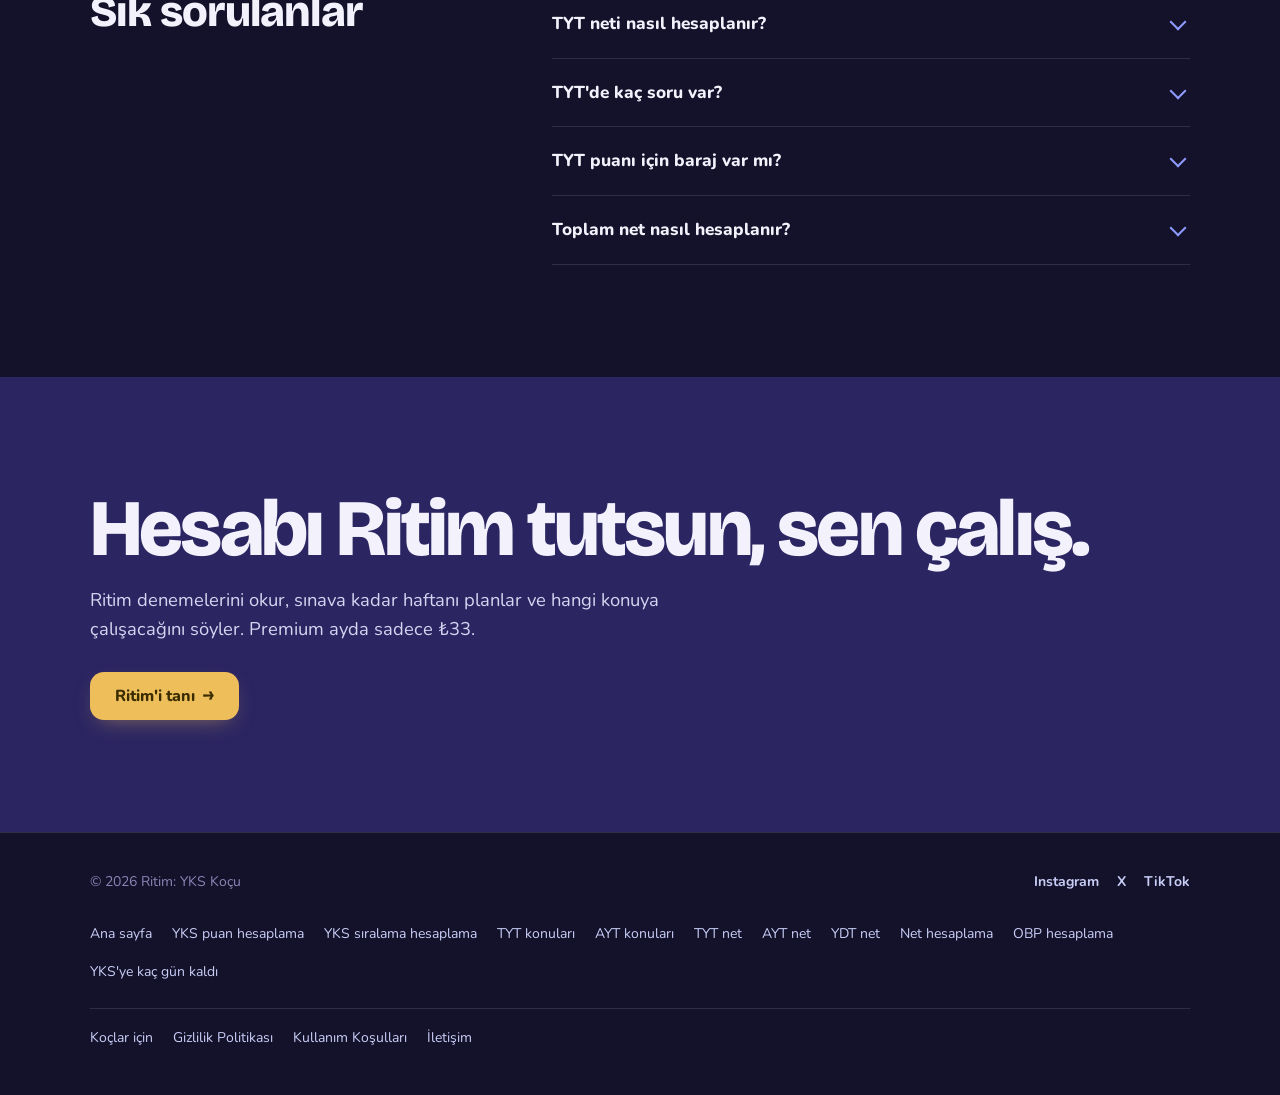
<file: tyt-net-hesaplama/index.html>
<!doctype html>
<html lang="tr">
<head>
  <meta charset="utf-8">
  <meta name="viewport" content="width=device-width, initial-scale=1">
  <title>TYT Net Hesaplama 2027: Net ve Puan | Ritim</title>
  <meta name="description" content="TYT doğru ve yanlışlarını gir; Türkçe, Sosyal, Matematik ve Fen netini, toplam netini ve yaklaşık TYT puanını anında gör. Ücretsiz TYT net hesaplama.">
  <meta name="theme-color" content="#14122B">
  <meta property="og:type" content="website">
  <meta property="og:site_name" content="Ritim">
  <meta property="og:title" content="TYT Net Hesaplama 2027: Net ve Puan">
  <meta property="og:description" content="TYT doğru ve yanlışlarını gir; Türkçe, Sosyal, Matematik ve Fen netini, toplam netini ve yaklaşık TYT puanını anında gör. Ücretsiz TYT net hesaplama.">
  <meta property="og:image" content="https://ritimyks.com/assets/img/og.jpg">
  <meta property="og:url" content="https://ritimyks.com/tyt-net-hesaplama/">
  <meta property="og:locale" content="tr_TR">
  <meta name="twitter:card" content="summary_large_image">
  <link rel="canonical" href="https://ritimyks.com/tyt-net-hesaplama/">
  <link rel="icon" href="../assets/img/icon.svg" type="image/svg+xml">
  <link rel="preconnect" href="https://fonts.googleapis.com">
  <link rel="preconnect" href="https://fonts.gstatic.com" crossorigin>
  <link href="https://fonts.googleapis.com/css2?family=Bricolage+Grotesque:opsz,wght@12..96,500..800&family=Nunito:wght@400;600;700;800&display=swap" rel="stylesheet">
  <link rel="stylesheet" href="../assets/style.css?v=7">
  <script type="application/ld+json">
{"@context": "https://schema.org", "@type": "FAQPage", "mainEntity": [{"@type": "Question", "name": "TYT neti nasıl hesaplanır?", "acceptedAnswer": {"@type": "Answer", "text": "Her testte net = doğru sayısı − (yanlış sayısı ÷ 4). Dört yanlış bir doğruyu götürür, boşlar neti etkilemez. Toplam TYT neti dört testin netlerinin toplamıdır."}}, {"@type": "Question", "name": "TYT'de kaç soru var?", "acceptedAnswer": {"@type": "Answer", "text": "TYT'de 120 soru vardır: Türkçe 40, Sosyal Bilimler 20, Temel Matematik 40 ve Fen Bilimleri 20 soru."}}, {"@type": "Question", "name": "TYT puanı için baraj var mı?", "acceptedAnswer": {"@type": "Answer", "text": "TYT puanının hesaplanması için Türkçe veya Temel Matematik testinden en az 0,5 net yapılması gerekir."}}, {"@type": "Question", "name": "Toplam net nasıl hesaplanır?", "acceptedAnswer": {"@type": "Answer", "text": "Türkçe, Sosyal, Matematik ve Fen netlerini ayrı ayrı hesaplayıp toplarsın. Bu sayfa her testin netini ve toplamı yazarken gösterir."}}]}
  </script>
</head>
<body>
  <a class="skip" href="#arac">Araca geç</a>

  <header class="nav">
    <div class="wrap">
      <a class="brand" href="../" aria-label="Ritim ana sayfa">
        <img src="../assets/img/icon.svg" width="36" height="36" alt="">
        <span>Ritim</span>
      </a>
      <nav class="nav-links" aria-label="YKS araçları">
        <a href="../puan-hesaplama/">Puan</a>
        <a href="../yks-siralama-hesaplama/">Sıralama</a>
        <a href="../tyt-konulari-soru-dagilimi/">TYT konuları</a>
        <a href="../ayt-konulari-soru-dagilimi/">AYT konuları</a>
        <a href="../tyt-net-hesaplama/" aria-current="page">TYT net</a>
        <a href="../ayt-net-hesaplama/">AYT net</a>
        <a href="../ydt-net-hesaplama/">YDT net</a>
        <a href="../obp-hesaplama/">OBP</a>
        <a href="../yks-kac-gun-kaldi/">Geri sayım</a>
      </nav>
      <a class="btn btn-light nav-cta" href="../#indir">İndir</a>
    </div>
  </header>

  <main>
    <section class="calc-hero">
      <div class="wrap">
        <h1>TYT net hesaplama</h1>
        <p class="lead">Dört testin doğru ve yanlış sayısını gir; test test netin, toplam netin ve yaklaşık TYT ham puanın yazarken hesaplansın.</p>
      </div>
    </section>

    <section class="calc" id="arac" aria-label="TYT net hesaplama">
      <div class="wrap calc-grid">
        <form class="calc-form" id="form" novalidate>
          <fieldset class="tests" id="tyt"><legend>TYT <small>120 soru</small></legend></fieldset>
          <button type="reset" class="btn btn-ghost">Temizle</button>
        </form>
        <aside class="result" aria-live="polite">
          <h2>Sonucun</h2>
          <dl>
            <div><dt>Toplam doğru</dt><dd id="r-d">0</dd></div>
            <div><dt>Toplam yanlış</dt><dd id="r-y">0</dd></div>
            <div class="main"><dt>TYT neti</dt><dd id="r-net">0,00</dd></div>
            <div><dt>TYT puanı <small>ham</small></dt><dd id="r-score">–</dd></div>
          </dl>
          <p class="warn" id="r-warn" hidden></p>
          <p class="result-note">Puan yaklaşık hesaptır; OBP eklenmemiştir.</p>
          <div class="result-cta">
            <p><b>AYT ve OBP ile yerleştirme puanın?</b> Tam hesap için puan hesaplama sayfasını kullan.</p>
            <a class="btn btn-gold" href="../puan-hesaplama/">YKS puan hesaplama</a>
            <a class="btn btn-ghost" href="../ayt-net-hesaplama/">AYT net hesaplama</a>
          </div>
        </aside>
      </div>
    </section>

    <section class="calc-info">
      <div class="wrap calc-info-grid">
        <article>
          <h2>TYT neti nasıl hesaplanır?</h2>
          <p>Her testte <b>net = doğru − yanlış ÷ 4</b> formülü kullanılır (genel kural için <a href="../net-hesaplama/">net hesaplama</a>). Dört yanlış bir doğruyu götürür; boş bıraktığın sorular netini değiştirmez.</p>
          <p>TYT'de 120 soru vardır: Türkçe 40, Sosyal Bilimler 20, Temel Matematik 40 ve Fen Bilimleri 20. Toplam netin bu dört testin netlerinin toplamıdır.</p>
        </article>
        <article>
          <h2>Netten puana</h2>
          <p>TYT puanı 100 taban puanla başlar; her testin neti kendi katsayısıyla çarpılıp eklenir. Katsayıları ÖSYM her yıl sınav sonuçlarına göre belirlediği için buradaki puan yaklaşık bir değerdir.</p>
          <p>TYT puanının hesaplanması için Türkçe veya Temel Matematik testinden en az 0,5 net yapman gerekir.</p>
        </article>
      </div>
    </section>

    <section class="faq-section" aria-labelledby="sss-title">
      <div class="wrap faq-grid">
        <h2 id="sss-title" class="section-title">Sık sorulanlar</h2>
        <div class="faq">
          <details>
            <summary>TYT neti nasıl hesaplanır?</summary>
            <p>Her testte net = doğru sayısı − (yanlış sayısı ÷ 4). Dört yanlış bir doğruyu götürür, boşlar neti etkilemez. Toplam TYT neti dört testin netlerinin toplamıdır.</p>
          </details>
          <details>
            <summary>TYT&#x27;de kaç soru var?</summary>
            <p>TYT&#x27;de 120 soru vardır: Türkçe 40, Sosyal Bilimler 20, Temel Matematik 40 ve Fen Bilimleri 20 soru.</p>
          </details>
          <details>
            <summary>TYT puanı için baraj var mı?</summary>
            <p>TYT puanının hesaplanması için Türkçe veya Temel Matematik testinden en az 0,5 net yapılması gerekir.</p>
          </details>
          <details>
            <summary>Toplam net nasıl hesaplanır?</summary>
            <p>Türkçe, Sosyal, Matematik ve Fen netlerini ayrı ayrı hesaplayıp toplarsın. Bu sayfa her testin netini ve toplamı yazarken gösterir.</p>
          </details>
        </div>
      </div>
    </section>

    <section class="closing">
      <div class="wrap">
        <h2>Hesabı Ritim tutsun, sen çalış.</h2>
        <p>Ritim denemelerini okur, sınava kadar haftanı planlar ve hangi konuya çalışacağını söyler. Premium ayda sadece ₺33.</p>
        <div class="stores"><a class="btn btn-brand" href="../">Ritim'i tanı</a></div>
      </div>
    </section>
  </main>

  <footer class="footer">
    <div class="wrap">
      <div class="footer-top">
        <span>© 2026 Ritim: YKS Koçu</span>
        <div class="footer-social" aria-label="Sosyal medya">
          <a href="https://www.instagram.com/ritimyks/" target="_blank" rel="noopener">Instagram</a>
          <a href="https://x.com/ritimyks" target="_blank" rel="noopener">X</a>
          <a href="https://www.tiktok.com/@ritimyks" target="_blank" rel="noopener">TikTok</a>
        </div>
      </div>
      <nav aria-label="YKS araçları">
        <a href="../">Ana sayfa</a>
        <a href="../puan-hesaplama/">YKS puan hesaplama</a>
        <a href="../yks-siralama-hesaplama/">YKS sıralama hesaplama</a>
        <a href="../tyt-konulari-soru-dagilimi/">TYT konuları</a>
        <a href="../ayt-konulari-soru-dagilimi/">AYT konuları</a>
        <a href="../tyt-net-hesaplama/">TYT net</a>
        <a href="../ayt-net-hesaplama/">AYT net</a>
        <a href="../ydt-net-hesaplama/">YDT net</a>
        <a href="../net-hesaplama/">Net hesaplama</a>
        <a href="../obp-hesaplama/">OBP hesaplama</a>
        <a href="../yks-kac-gun-kaldi/">YKS'ye kaç gün kaldı</a>
      </nav>
      <nav class="footer-legal" aria-label="Yasal">
        <a href="https://koc.ritimyks.com" target="_blank" rel="noopener">Koçlar için</a>
        <a href="../privacy/">Gizlilik Politikası</a>
        <a href="../terms/">Kullanım Koşulları</a>
        <a href="mailto:suesyazilim@gmail.com">İletişim</a>
      </nav>
    </div>
  </footer>

  <script>
    const $ = (id) => document.getElementById(id);
    const fmt = (n, d = 2) => n.toLocaleString("tr-TR", { minimumFractionDigits: d, maximumFractionDigits: d });
    const TESTS = [
      { id: "tr", name: "Türkçe", q: 40, k: 3.3 }, { id: "sb", name: "Sosyal Bilimler", q: 20, k: 3.4 },
      { id: "tm", name: "Temel Matematik", q: 40, k: 3.3 }, { id: "fb", name: "Fen Bilimleri", q: 20, k: 3.4 }
    ];
    $("tyt").insertAdjacentHTML("beforeend", TESTS.map((t) => `<div class="test" data-test="${t.id}" data-q="${t.q}">
        <span class="test-name">${t.name} <small>${t.q} soru</small></span>
        <label class="field"><span>Doğru</span><input type="number" id="tyt-${t.id}-d" name="tyt-${t.id}-d" inputmode="numeric" min="0" max="${t.q}" data-kind="d" aria-label="${t.name} doğru"></label>
        <label class="field"><span>Yanlış</span><input type="number" id="tyt-${t.id}-y" name="tyt-${t.id}-y" inputmode="numeric" min="0" max="${t.q}" data-kind="y" aria-label="${t.name} yanlış"></label>
        <output class="net" aria-label="${t.name} net">0,00</output>
      </div>`).join(""));
    function calc() {
      let D = 0, Y = 0, net = 0, score = 100, bad = false, any = false; const nets = {};
      TESTS.forEach((t) => {
        const el = document.querySelector(`[data-test="${t.id}"]`);
        const dv = el.querySelector('[data-kind="d"]').value, yv = el.querySelector('[data-kind="y"]').value;
        const d = Math.max(0, Math.floor(+dv || 0)), y = Math.max(0, Math.floor(+yv || 0));
        if (dv !== "" || yv !== "") any = true;
        const over = d + y > t.q; el.classList.toggle("bad", over); bad = bad || over;
        const n = over ? 0 : d - y / 4; nets[t.id] = n;
        el.querySelector(".net").textContent = over ? "fazla" : fmt(n);
        D += d; Y += y; net += n; score += n * t.k;
      });
      $("r-d").textContent = D; $("r-y").textContent = Y; $("r-net").textContent = fmt(net);
      const warn = [];
      if (bad) warn.push("Bir testte doğru ve yanlış toplamı soru sayısını aşıyor.");
      const ok = nets.tr >= 0.5 || nets.tm >= 0.5;
      if (any && !bad && !ok) warn.push("TYT puanı hesaplanamaz: Türkçe veya Temel Matematik'ten en az 0,5 net gerekir.");
      $("r-score").textContent = any && !bad && ok ? fmt(score) : "–";
      $("r-warn").hidden = warn.length === 0; $("r-warn").textContent = warn.join(" ");
    }
    $("form").addEventListener("input", calc);
    $("form").addEventListener("reset", () => setTimeout(calc, 0));
    calc();
  </script>
</body>
</html>
</file>
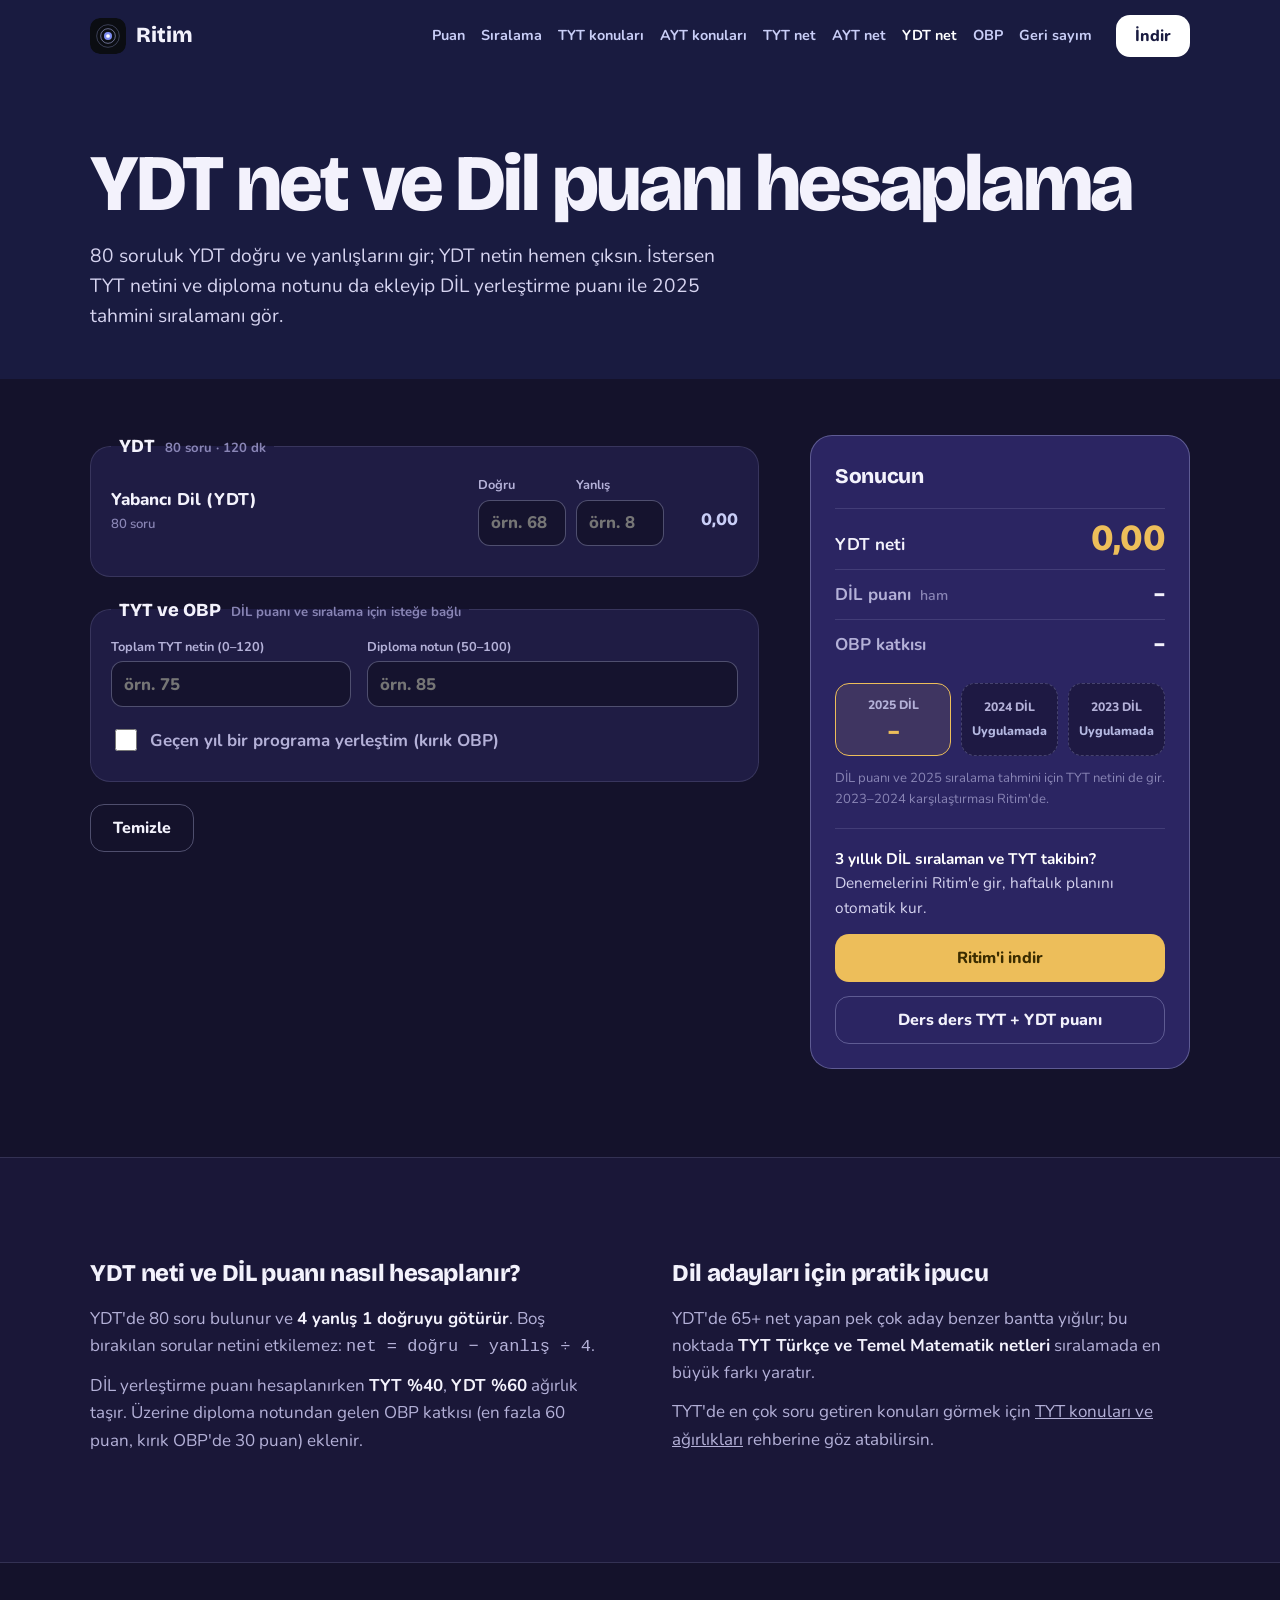
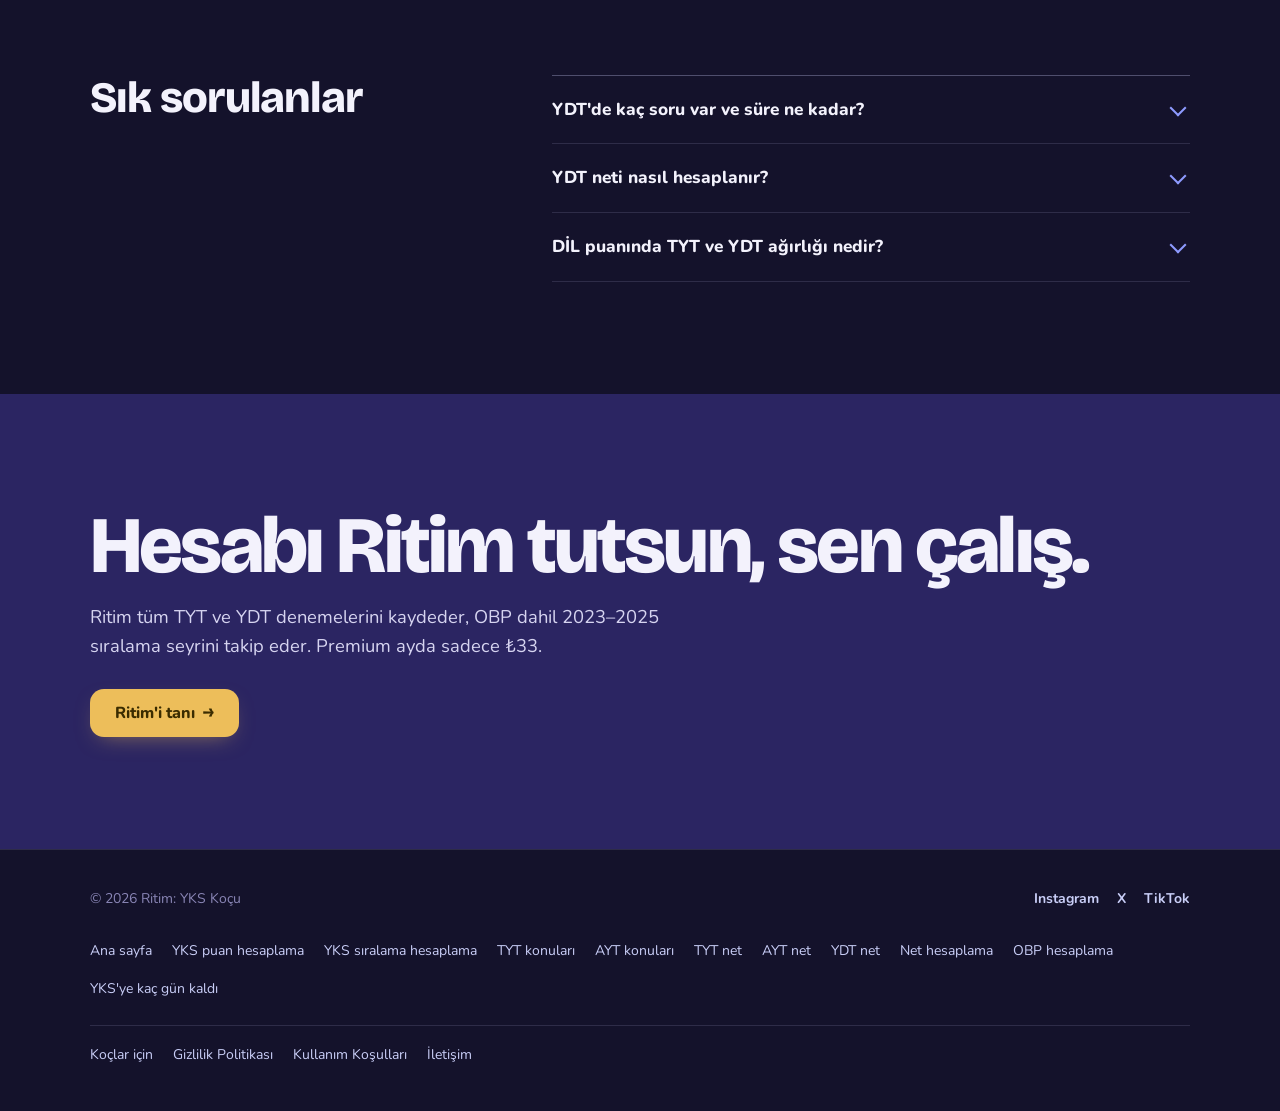
<file: ydt-net-hesaplama/index.html>
<!doctype html>
<html lang="tr">
<head>
  <meta charset="utf-8">
  <meta name="viewport" content="width=device-width, initial-scale=1">
  <title>YDT Net ve Dil Puanı Hesaplama 2027 (80 Soru + 2025 Sıralama) | Ritim</title>
  <meta name="description" content="YDT (Yabancı Dil Testi) doğru ve yanlışlarını gir; YDT netini, DİL ham ve OBP dahil yerleştirme puanını ve 2025 tahmini DİL sıralamanı anında gör.">
  <meta name="theme-color" content="#14122B">
  <meta property="og:type" content="website">
  <meta property="og:site_name" content="Ritim">
  <meta property="og:title" content="YDT Net ve Dil Puanı Hesaplama 2027 (80 Soru)">
  <meta property="og:description" content="80 soruluk YDT netini, OBP dahil DİL puanını ve 2025 tahmini sıralamanı anında hesapla.">
  <meta property="og:image" content="https://ritimyks.com/assets/img/og.jpg">
  <meta property="og:url" content="https://ritimyks.com/ydt-net-hesaplama/">
  <meta property="og:locale" content="tr_TR">
  <meta name="twitter:card" content="summary_large_image">
  <link rel="canonical" href="https://ritimyks.com/ydt-net-hesaplama/">
  <link rel="icon" href="../assets/img/icon.svg" type="image/svg+xml">
  <link rel="preconnect" href="https://fonts.googleapis.com">
  <link rel="preconnect" href="https://fonts.gstatic.com" crossorigin>
  <link href="https://fonts.googleapis.com/css2?family=Bricolage+Grotesque:opsz,wght@12..96,500..800&family=Nunito:wght@400;600;700;800&display=swap" rel="stylesheet">
  <link rel="stylesheet" href="../assets/style.css?v=7">
  <script type="application/ld+json">
  {
    "@context": "https://schema.org",
    "@type": "WebApplication",
    "name": "YDT Net ve Dil Puanı Hesaplama",
    "url": "https://ritimyks.com/ydt-net-hesaplama/",
    "applicationCategory": "EducationalApplication",
    "operatingSystem": "Web",
    "inLanguage": "tr",
    "offers": { "@type": "Offer", "price": "0", "priceCurrency": "TRY" }
  }
  </script>
  <script type="application/ld+json">
  {
    "@context": "https://schema.org",
    "@type": "BreadcrumbList",
    "itemListElement": [
      { "@type": "ListItem", "position": 1, "name": "Ritim", "item": "https://ritimyks.com/" },
      { "@type": "ListItem", "position": 2, "name": "YDT Net Hesaplama", "item": "https://ritimyks.com/ydt-net-hesaplama/" }
    ]
  }
  </script>
  <script type="application/ld+json">
  {
    "@context": "https://schema.org",
    "@type": "FAQPage",
    "mainEntity": [
      { "@type": "Question", "name": "YDT'de kaç soru var ve süre ne kadar?",
        "acceptedAnswer": { "@type": "Answer", "text": "YDT'de (Yabancı Dil Testi) toplam 80 soru sorulur ve sınav süresi 120 dakikadır. İngilizce, Almanca, Fransızca, Arapça ve Rusça dillerinden biri seçilir." } },
      { "@type": "Question", "name": "YDT neti nasıl hesaplanır?",
        "acceptedAnswer": { "@type": "Answer", "text": "Dört yanlış bir doğruyu götürür: YDT neti = doğru sayısı − (yanlış sayısı ÷ 4). Boş bırakılan sorular neti etkilemez." } },
      { "@type": "Question", "name": "DİL puanında TYT ve YDT ağırlığı nedir?",
        "acceptedAnswer": { "@type": "Answer", "text": "DİL puanı hesaplanırken TYT'nin ağırlığı %40, YDT'nin ağırlığı %60'tır. DİL puanının hesaplanması için TYT'de Türkçe veya Temel Matematikten en az 0,5 net ve YDT'den en az 0,5 net gerekir." } }
    ]
  }
  </script>
</head>
<body>
  <a class="skip" href="#arac">Araca geç</a>

  <header class="nav">
    <div class="wrap">
      <a class="brand" href="../" aria-label="Ritim ana sayfa">
        <img src="../assets/img/icon.svg" width="36" height="36" alt="">
        <span>Ritim</span>
      </a>
      <nav class="nav-links" aria-label="YKS araçları">
        <a href="../puan-hesaplama/">Puan</a>
        <a href="../yks-siralama-hesaplama/">Sıralama</a>
        <a href="../tyt-konulari-soru-dagilimi/">TYT konuları</a>
        <a href="../ayt-konulari-soru-dagilimi/">AYT konuları</a>
        <a href="../tyt-net-hesaplama/">TYT net</a>
        <a href="../ayt-net-hesaplama/">AYT net</a>
        <a href="../ydt-net-hesaplama/" aria-current="page">YDT net</a>
        <a href="../obp-hesaplama/">OBP</a>
        <a href="../yks-kac-gun-kaldi/">Geri sayım</a>
      </nav>
      <a class="btn btn-light nav-cta" href="../#indir">İndir</a>
    </div>
  </header>

  <main>
    <section class="calc-hero">
      <div class="wrap">
        <h1>YDT net ve Dil puanı hesaplama</h1>
        <p class="lead">80 soruluk YDT doğru ve yanlışlarını gir; YDT netin hemen çıksın. İstersen TYT netini ve diploma notunu da ekleyip DİL yerleştirme puanı ile 2025 tahmini sıralamanı gör.</p>
      </div>
    </section>

    <section class="calc" id="arac" aria-label="YDT net hesaplama">
      <div class="wrap calc-grid">
        <form class="calc-form" id="form" novalidate>
          <fieldset class="tests">
            <legend>YDT <small>80 soru · 120 dk</small></legend>
            <div class="test" id="row-ydt" data-q="80">
              <span class="test-name">Yabancı Dil (YDT) <small>80 soru</small></span>
              <label class="field"><span>Doğru</span><input type="number" id="ydt-d" name="ydt-d" inputmode="numeric" min="0" max="80" placeholder="örn. 68"></label>
              <label class="field"><span>Yanlış</span><input type="number" id="ydt-y" name="ydt-y" inputmode="numeric" min="0" max="80" placeholder="örn. 8"></label>
              <output class="net" id="ydt-net" aria-label="YDT net">0,00</output>
            </div>
          </fieldset>

          <fieldset class="obp">
            <legend>TYT ve OBP <small>DİL puanı ve sıralama için isteğe bağlı</small></legend>
            <div class="obp-row">
              <label class="field"><span>Toplam TYT netin (0–120)</span>
                <input type="number" id="tyt-net" name="tyt-net" inputmode="decimal" min="0" max="120" step="0.25" placeholder="örn. 75">
              </label>
              <label class="field"><span>Diploma notun (50–100)</span>
                <input type="number" id="diploma" name="diploma" inputmode="decimal" min="50" max="100" step="0.01" placeholder="örn. 85">
              </label>
            </div>
            <label class="check" style="margin-top:10px;"><input type="checkbox" id="kirik" name="kirik"><span>Geçen yıl bir programa yerleştim (kırık OBP)</span></label>
          </fieldset>

          <button type="reset" class="btn btn-ghost">Temizle</button>
        </form>

        <aside class="result" aria-live="polite">
          <h2>Sonucun</h2>
          <dl>
            <div class="main"><dt>YDT neti</dt><dd id="r-net">0,00</dd></div>
            <div><dt>DİL puanı <small id="r-kind">ham</small></dt><dd id="r-score">–</dd></div>
            <div><dt>OBP katkısı</dt><dd id="r-obp">–</dd></div>
          </dl>

          <div class="rank-years" aria-label="2025 tahmini DİL sıralaması ve önceki yıllar">
            <div class="rank-year primary"><small>2025 DİL</small><b id="rk-2025">–</b></div>
            <div class="rank-year locked"><small>2024 DİL</small><span>Uygulamada</span></div>
            <div class="rank-year locked"><small>2023 DİL</small><span>Uygulamada</span></div>
          </div>

          <p class="warn" id="r-warn" hidden></p>
          <p class="result-note">DİL puanı ve 2025 sıralama tahmini için TYT netini de gir. 2023–2024 karşılaştırması Ritim'de.</p>
          <div class="result-cta">
            <p><b>3 yıllık DİL sıralaman ve TYT takibin?</b> Denemelerini Ritim'e gir, haftalık planını otomatik kur.</p>
            <a class="btn btn-gold" href="https://play.google.com/store/apps/details?id=com.suayb.ritim" target="_blank" rel="noopener">Ritim'i indir</a>
            <a class="btn btn-ghost" href="../puan-hesaplama/">Ders ders TYT + YDT puanı</a>
          </div>
        </aside>
      </div>
    </section>

    <section class="calc-info">
      <div class="wrap calc-info-grid">
        <article>
          <h2>YDT neti ve DİL puanı nasıl hesaplanır?</h2>
          <p>YDT'de 80 soru bulunur ve <b>4 yanlış 1 doğruyu götürür</b>. Boş bırakılan sorular netini etkilemez: <code>net = doğru − yanlış ÷ 4</code>.</p>
          <p>DİL yerleştirme puanı hesaplanırken <b>TYT %40</b>, <b>YDT %60</b> ağırlık taşır. Üzerine diploma notundan gelen OBP katkısı (en fazla 60 puan, kırık OBP'de 30 puan) eklenir.</p>
        </article>
        <article>
          <h2>Dil adayları için pratik ipucu</h2>
          <p>YDT'de 65+ net yapan pek çok aday benzer bantta yığılır; bu noktada <b>TYT Türkçe ve Temel Matematik netleri</b> sıralamada en büyük farkı yaratır.</p>
          <p>TYT'de en çok soru getiren konuları görmek için <a href="../tyt-konulari-soru-dagilimi/">TYT konuları ve ağırlıkları</a> rehberine göz atabilirsin.</p>
        </article>
      </div>
    </section>

    <section class="faq-section" aria-labelledby="sss-title">
      <div class="wrap faq-grid">
        <h2 id="sss-title" class="section-title">Sık sorulanlar</h2>
        <div class="faq">
          <details>
            <summary>YDT'de kaç soru var ve süre ne kadar?</summary>
            <p>YDT'de toplam 80 soru vardır ve sınav süresi 120 dakikadır. Pazar günü öğleden sonra uygulanır.</p>
          </details>
          <details>
            <summary>YDT neti nasıl hesaplanır?</summary>
            <p>Dört yanlış bir doğruyu götürür: net = doğru − (yanlış ÷ 4). Örneğin 68 doğru ve 8 yanlışta netin 66,00 olur.</p>
          </details>
          <details>
            <summary>DİL puanında TYT ve YDT ağırlığı nedir?</summary>
            <p>TYT %40, YDT %60 etkilidir. Puanın hesaplanması için hem TYT'de (Türkçe veya Matematik) hem YDT'de en az 0,5 net gerekir.</p>
          </details>
        </div>
      </div>
    </section>

    <section class="closing">
      <div class="wrap">
        <h2>Hesabı Ritim tutsun, sen çalış.</h2>
        <p>Ritim tüm TYT ve YDT denemelerini kaydeder, OBP dahil 2023–2025 sıralama seyrini takip eder. Premium ayda sadece ₺33.</p>
        <div class="stores"><a class="btn btn-brand" href="../">Ritim'i tanı</a></div>
      </div>
    </section>
  </main>

  <footer class="footer">
    <div class="wrap">
      <div class="footer-top">
        <span>© 2026 Ritim: YKS Koçu</span>
        <div class="footer-social" aria-label="Sosyal medya">
          <a href="https://www.instagram.com/ritimyks/" target="_blank" rel="noopener">Instagram</a>
          <a href="https://x.com/ritimyks" target="_blank" rel="noopener">X</a>
          <a href="https://www.tiktok.com/@ritimyks" target="_blank" rel="noopener">TikTok</a>
        </div>
      </div>
      <nav aria-label="YKS araçları">
        <a href="../">Ana sayfa</a>
        <a href="../puan-hesaplama/">YKS puan hesaplama</a>
        <a href="../yks-siralama-hesaplama/">YKS sıralama hesaplama</a>
        <a href="../tyt-konulari-soru-dagilimi/">TYT konuları</a>
        <a href="../ayt-konulari-soru-dagilimi/">AYT konuları</a>
        <a href="../tyt-net-hesaplama/">TYT net</a>
        <a href="../ayt-net-hesaplama/">AYT net</a>
        <a href="../ydt-net-hesaplama/">YDT net</a>
        <a href="../net-hesaplama/">Net hesaplama</a>
        <a href="../obp-hesaplama/">OBP hesaplama</a>
        <a href="../yks-kac-gun-kaldi/">YKS'ye kaç gün kaldı</a>
      </nav>
      <nav class="footer-legal" aria-label="Yasal">
        <a href="https://koc.ritimyks.com" target="_blank" rel="noopener">Koçlar için</a>
        <a href="../privacy/">Gizlilik Politikası</a>
        <a href="../terms/">Kullanım Koşulları</a>
        <a href="mailto:suesyazilim@gmail.com">İletişim</a>
      </nav>
    </div>
  </footer>

  <script>
    const DIL_2025 = [[550,30],[540,80],[530,180],[520,350],[510,600],[500,1000],[490,1500],[480,2300],[470,3300],[460,4800],[450,6800],[440,9500],[430,13000],[420,18000],[410,24000],[400,31000],[390,39000],[380,48000],[370,58000],[360,70000],[350,83000],[340,97000],[330,112000],[320,130000],[310,150000],[300,170000],[290,195000],[280,220000],[270,250000],[260,280000],[250,310000],[240,345000],[230,380000],[220,415000],[210,450000],[200,490000]];
    const $ = (id) => document.getElementById(id);
    const fmt = (n, d = 2) => n.toLocaleString("tr-TR", { minimumFractionDigits: d, maximumFractionDigits: d });
    function estRank(score, table) {
      const r = Math.round(score / 5) * 5;
      if (r >= table[0][0]) return table[0][1];
      if (r <= table[table.length - 1][0]) return table[table.length - 1][1];
      for (let i = 0; i < table.length - 1; i++) {
        const [hiS, hiR] = table[i], [loS, loR] = table[i + 1];
        if (r <= hiS && r >= loS) return Math.max(1, Math.round(hiR + ((hiS - r) / (hiS - loS)) * (loR - hiR)));
      }
      return null;
    }
    function calc() {
      const dv = $("ydt-d").value, yv = $("ydt-y").value;
      const d = Math.max(0, Math.floor(+dv || 0)), y = Math.max(0, Math.floor(+yv || 0));
      const over = d + y > 80;
      $("row-ydt").classList.toggle("bad", over);
      const ydtNet = over ? 0 : d - y / 4;
      $("ydt-net").textContent = over ? "fazla" : fmt(ydtNet);
      $("r-net").textContent = over ? "–" : fmt(ydtNet);

      const tytRaw = $("tyt-net").value;
      const tytNet = parseFloat(String(tytRaw).replace(",", "."));
      const hasTyt = tytRaw !== "" && !isNaN(tytNet) && tytNet >= 0 && tytNet <= 120;
      const dipRaw = $("diploma").value;
      const dip = parseFloat(String(dipRaw).replace(",", "."));
      const hasObp = !isNaN(dip) && dip >= 50 && dip <= 100;
      const obp = hasObp ? dip * 5 * ($("kirik").checked ? 0.06 : 0.12) : 0;
      $("r-obp").textContent = hasObp ? "+" + fmt(obp) : "–";
      $("r-kind").textContent = hasObp ? "yerleştirme" : "ham";

      const warn = [];
      if (over) warn.push("YDT doğru ve yanlış toplamı 80 soruyu geçemez.");
      if (tytRaw !== "" && !hasTyt) warn.push("TYT neti 0 ile 120 arasında olmalı.");
      if (dipRaw !== "" && !hasObp) warn.push("Diploma notu 50 ile 100 arasında olmalı.");

      const anyYdt = dv !== "" || yv !== "";
      if (anyYdt && !over && hasTyt) {
        if (ydtNet < 0.5 || tytNet < 0.5) {
          warn.push("DİL puanı için hem TYT hem YDT'den en az 0,5 net gerekir.");
          $("r-score").textContent = "–";
          $("rk-2025").textContent = "–";
        } else {
          const total = 100 + tytNet * 1.32 + ydtNet * 2.85 + obp;
          $("r-score").textContent = fmt(total);
          $("rk-2025").textContent = estRank(total, DIL_2025).toLocaleString("tr-TR");
        }
      } else {
        $("r-score").textContent = "–";
        $("rk-2025").textContent = "–";
      }
      $("r-warn").hidden = warn.length === 0;
      $("r-warn").textContent = warn.join(" ");
    }
    $("form").addEventListener("input", calc);
    $("form").addEventListener("reset", () => setTimeout(calc, 0));
    calc();
  </script>
</body>
</html>
</file>
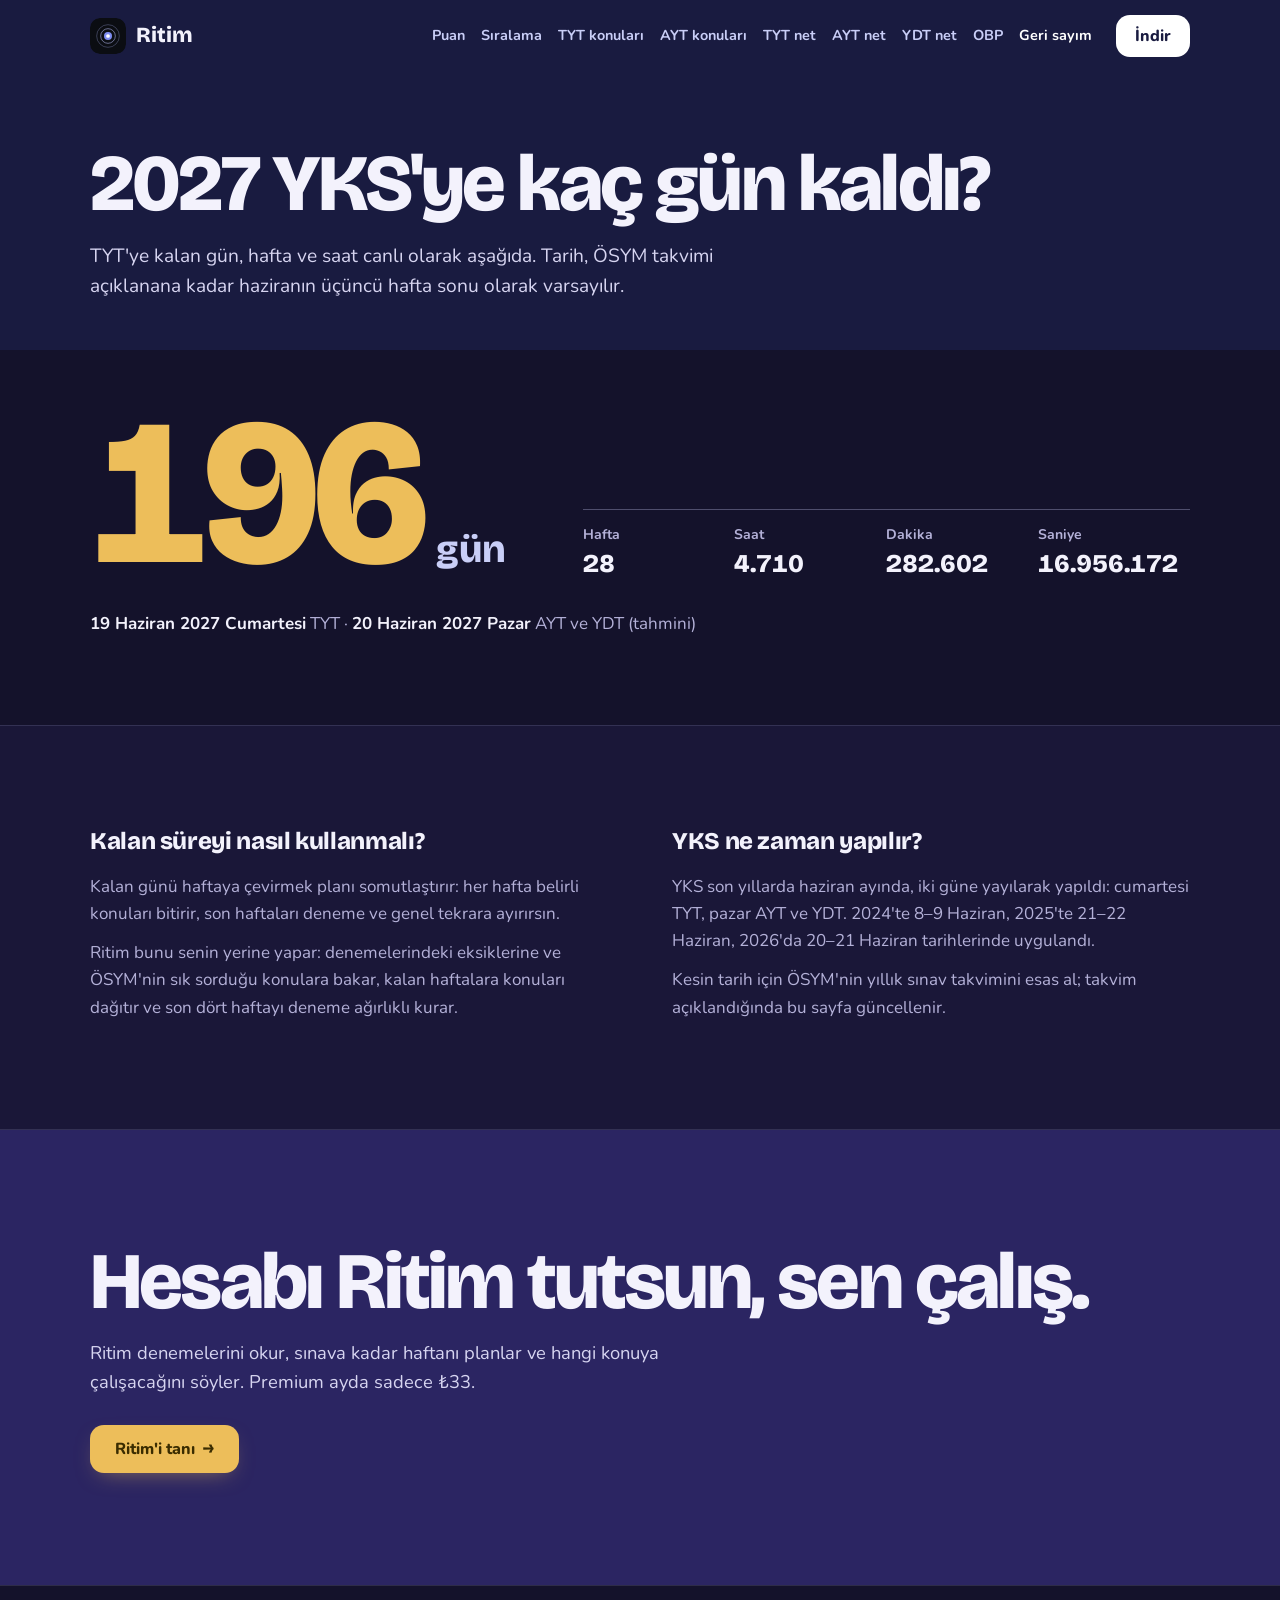
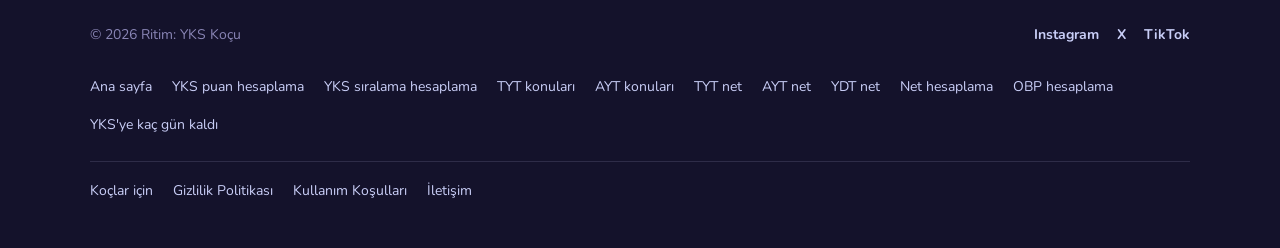
<file: yks-kac-gun-kaldi/index.html>
<!doctype html>
<html lang="tr">
<head>
  <meta charset="utf-8">
  <meta name="viewport" content="width=device-width, initial-scale=1">
  <title>YKS'ye Kaç Gün Kaldı? 2027 YKS Geri Sayım | Ritim</title>
  <meta name="description" content="2027 YKS'ye kaç gün, kaç hafta kaldı? TYT ve AYT için canlı geri sayım ve kalan hafta sayısı.">
  <meta name="theme-color" content="#14122B">
  <meta property="og:type" content="website">
  <meta property="og:site_name" content="Ritim">
  <meta property="og:title" content="YKS'ye Kaç Gün Kaldı? 2027 YKS Geri Sayım">
  <meta property="og:description" content="2027 YKS'ye kaç gün, kaç hafta kaldı? TYT ve AYT için canlı geri sayım ve kalan hafta sayısı.">
  <meta property="og:image" content="https://ritimyks.com/assets/img/og.jpg">
  <meta property="og:url" content="https://ritimyks.com/yks-kac-gun-kaldi/">
  <meta property="og:locale" content="tr_TR">
  <meta name="twitter:card" content="summary_large_image">
  <link rel="canonical" href="https://ritimyks.com/yks-kac-gun-kaldi/">
  <link rel="icon" href="../assets/img/icon.svg" type="image/svg+xml">
  <link rel="preconnect" href="https://fonts.googleapis.com">
  <link rel="preconnect" href="https://fonts.gstatic.com" crossorigin>
  <link href="https://fonts.googleapis.com/css2?family=Bricolage+Grotesque:opsz,wght@12..96,500..800&family=Nunito:wght@400;600;700;800&display=swap" rel="stylesheet">
  <link rel="stylesheet" href="../assets/style.css?v=7">
  <script type="application/ld+json">
{"@context": "https://schema.org", "@type": "FAQPage", "mainEntity": [{"@type": "Question", "name": "2027 YKS ne zaman?", "acceptedAnswer": {"@type": "Answer", "text": "ÖSYM takvimi açıklanana kadar kesin tarih bilinmez. YKS son yıllarda haziran ayında yapıldığı için 2027 YKS'nin haziranın üçüncü hafta sonunda, 19-20 Haziran 2027'de yapılacağı varsayılır."}}, {"@type": "Question", "name": "YKS kaç oturumdan oluşur?", "acceptedAnswer": {"@type": "Answer", "text": "YKS üç oturumdur: cumartesi günü TYT, pazar günü AYT ve YDT yapılır."}}]}
  </script>
</head>
<body>
  <a class="skip" href="#arac">Araca geç</a>

  <header class="nav">
    <div class="wrap">
      <a class="brand" href="../" aria-label="Ritim ana sayfa">
        <img src="../assets/img/icon.svg" width="36" height="36" alt="">
        <span>Ritim</span>
      </a>
      <nav class="nav-links" aria-label="YKS araçları">
        <a href="../puan-hesaplama/">Puan</a>
        <a href="../yks-siralama-hesaplama/">Sıralama</a>
        <a href="../tyt-konulari-soru-dagilimi/">TYT konuları</a>
        <a href="../ayt-konulari-soru-dagilimi/">AYT konuları</a>
        <a href="../tyt-net-hesaplama/">TYT net</a>
        <a href="../ayt-net-hesaplama/">AYT net</a>
        <a href="../ydt-net-hesaplama/">YDT net</a>
        <a href="../obp-hesaplama/">OBP</a>
        <a href="../yks-kac-gun-kaldi/" aria-current="page">Geri sayım</a>
      </nav>
      <a class="btn btn-light nav-cta" href="../#indir">İndir</a>
    </div>
  </header>

  <main>
    <section class="calc-hero">
      <div class="wrap">
        <h1>YKS'ye kaç gün kaldı?</h1>
        <p class="lead">TYT'ye kalan gün, hafta ve saat canlı olarak aşağıda. Tarih, ÖSYM takvimi açıklanana kadar haziranın üçüncü hafta sonu olarak varsayılır.</p>
      </div>
    </section>

    <section class="calc" id="arac" aria-label="YKS geri sayım">
      <div class="wrap">
        <div class="countdown" aria-live="off">
          <div class="cd-main"><b id="cd-days">–</b><span>gün</span></div>
          <dl class="cd-rest">
            <div><dt>Hafta</dt><dd id="cd-weeks">–</dd></div>
            <div><dt>Saat</dt><dd id="cd-hours">–</dd></div>
            <div><dt>Dakika</dt><dd id="cd-mins">–</dd></div>
            <div><dt>Saniye</dt><dd id="cd-secs">–</dd></div>
          </dl>
        </div>
        <p class="cd-dates"><b id="cd-tyt">–</b> TYT · <b id="cd-ayt">–</b> AYT ve YDT <span id="cd-note"></span></p>
      </div>
    </section>

    <section class="calc-info">
      <div class="wrap calc-info-grid">
        <article>
          <h2>Kalan süreyi nasıl kullanmalı?</h2>
          <p>Kalan günü haftaya çevirmek planı somutlaştırır: her hafta belirli konuları bitirir, son haftaları deneme ve genel tekrara ayırırsın.</p>
          <p>Ritim bunu senin yerine yapar: denemelerindeki eksiklerine ve ÖSYM'nin sık sorduğu konulara bakar, kalan haftalara konuları dağıtır ve son dört haftayı deneme ağırlıklı kurar.</p>
        </article>
        <article>
          <h2>YKS ne zaman yapılır?</h2>
          <p>YKS son yıllarda haziran ayında, iki güne yayılarak yapıldı: cumartesi TYT, pazar AYT ve YDT. 2024'te 8–9 Haziran, 2025'te 21–22 Haziran, 2026'da 20–21 Haziran tarihlerinde uygulandı.</p>
          <p>Kesin tarih için ÖSYM'nin yıllık sınav takvimini esas al; takvim açıklandığında bu sayfa güncellenir.</p>
        </article>
      </div>
    </section>

    <section class="closing">
      <div class="wrap">
        <h2>Hesabı Ritim tutsun, sen çalış.</h2>
        <p>Ritim denemelerini okur, sınava kadar haftanı planlar ve hangi konuya çalışacağını söyler. Premium ayda sadece ₺33.</p>
        <div class="stores"><a class="btn btn-brand" href="../">Ritim'i tanı</a></div>
      </div>
    </section>
  </main>

  <footer class="footer">
    <div class="wrap">
      <div class="footer-top">
        <span>© 2026 Ritim: YKS Koçu</span>
        <div class="footer-social" aria-label="Sosyal medya">
          <a href="https://www.instagram.com/ritimyks/" target="_blank" rel="noopener">Instagram</a>
          <a href="https://x.com/ritimyks" target="_blank" rel="noopener">X</a>
          <a href="https://www.tiktok.com/@ritimyks" target="_blank" rel="noopener">TikTok</a>
        </div>
      </div>
      <nav aria-label="YKS araçları">
        <a href="../">Ana sayfa</a>
        <a href="../puan-hesaplama/">YKS puan hesaplama</a>
        <a href="../yks-siralama-hesaplama/">YKS sıralama hesaplama</a>
        <a href="../tyt-konulari-soru-dagilimi/">TYT konuları</a>
        <a href="../ayt-konulari-soru-dagilimi/">AYT konuları</a>
        <a href="../tyt-net-hesaplama/">TYT net</a>
        <a href="../ayt-net-hesaplama/">AYT net</a>
        <a href="../ydt-net-hesaplama/">YDT net</a>
        <a href="../net-hesaplama/">Net hesaplama</a>
        <a href="../obp-hesaplama/">OBP hesaplama</a>
        <a href="../yks-kac-gun-kaldi/">YKS'ye kaç gün kaldı</a>
      </nav>
      <nav class="footer-legal" aria-label="Yasal">
        <a href="https://koc.ritimyks.com" target="_blank" rel="noopener">Koçlar için</a>
        <a href="../privacy/">Gizlilik Politikası</a>
        <a href="../terms/">Kullanım Koşulları</a>
        <a href="mailto:suesyazilim@gmail.com">İletişim</a>
      </nav>
    </div>
  </footer>

  <script>
    const $ = (id) => document.getElementById(id);
    // ÖSYM takvimi açıklanmış yıllar; diğerleri için haziranın üçüncü cumartesisi varsayılır.
    const KNOWN = { 2026: [6, 20] };
    function tytDate(year) {
      // Sınav saati 10:15 (Türkiye, UTC+3)
      if (KNOWN[year]) return new Date(Date.UTC(year, KNOWN[year][0] - 1, KNOWN[year][1], 7, 15));
      let d = 1; while (new Date(Date.UTC(year, 5, d)).getUTCDay() !== 6) d++;
      return new Date(Date.UTC(year, 5, d + 14, 7, 15));
    }
    const now0 = new Date();
    let year = now0.getUTCFullYear();
    if (tytDate(year).getTime() + 864e5 < now0.getTime()) year += 1;
    const tyt = tytDate(year), ayt = new Date(tyt.getTime() + 864e5);
    const df = new Intl.DateTimeFormat("tr-TR", { day: "numeric", month: "long", year: "numeric", weekday: "long", timeZone: "Europe/Istanbul" });
    $("cd-tyt").textContent = df.format(tyt); $("cd-ayt").textContent = df.format(ayt);
    $("cd-note").textContent = KNOWN[year] ? "" : "(tahmini)";
    document.querySelector("h1").textContent = year + " YKS'ye kaç gün kaldı?";
    const nf = new Intl.NumberFormat("tr-TR");
    function tick() {
      const ms = Math.max(0, tyt.getTime() - Date.now());
      const s = Math.floor(ms / 1000);
      $("cd-days").textContent = nf.format(Math.floor(s / 86400));
      $("cd-weeks").textContent = nf.format(Math.floor(s / 604800));
      $("cd-hours").textContent = nf.format(Math.floor(s / 3600));
      $("cd-mins").textContent = nf.format(Math.floor(s / 60));
      $("cd-secs").textContent = nf.format(s);
    }
    tick(); setInterval(tick, 1000);
  </script>
</body>
</html>
</file>
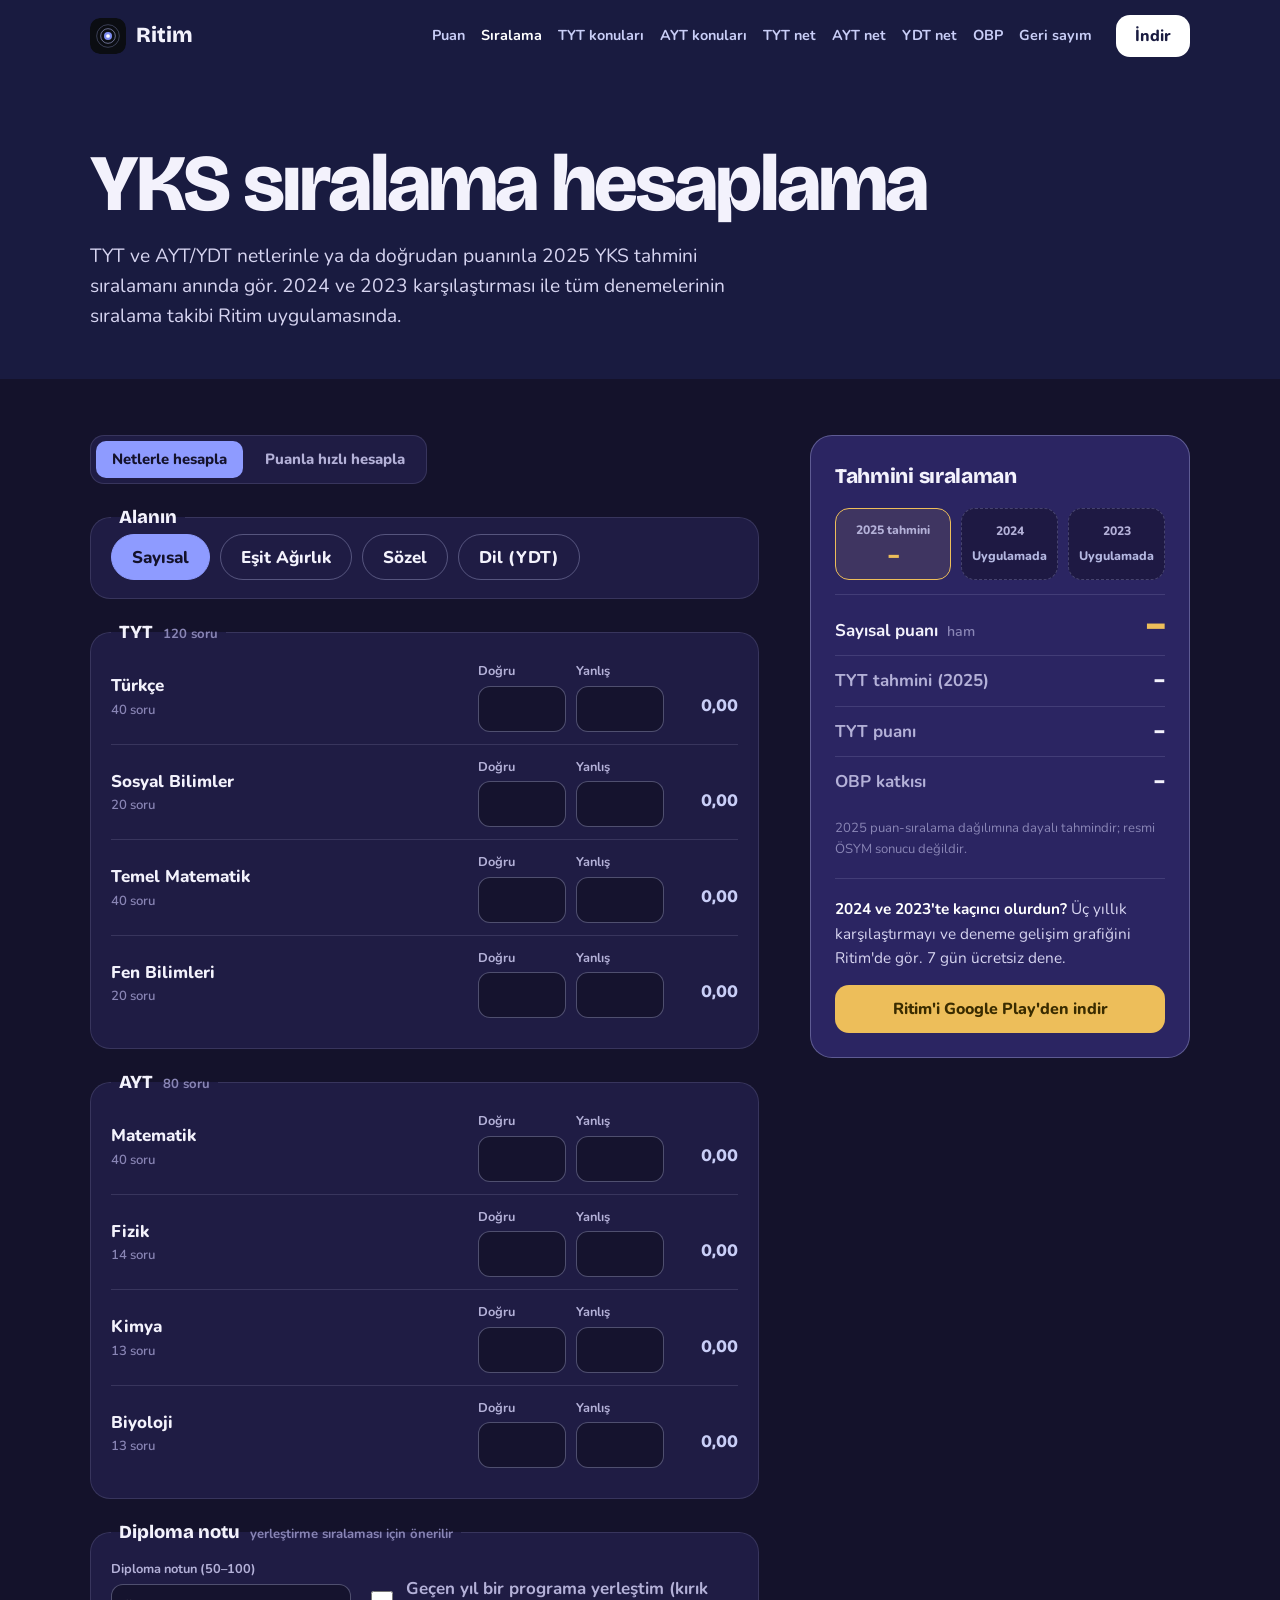
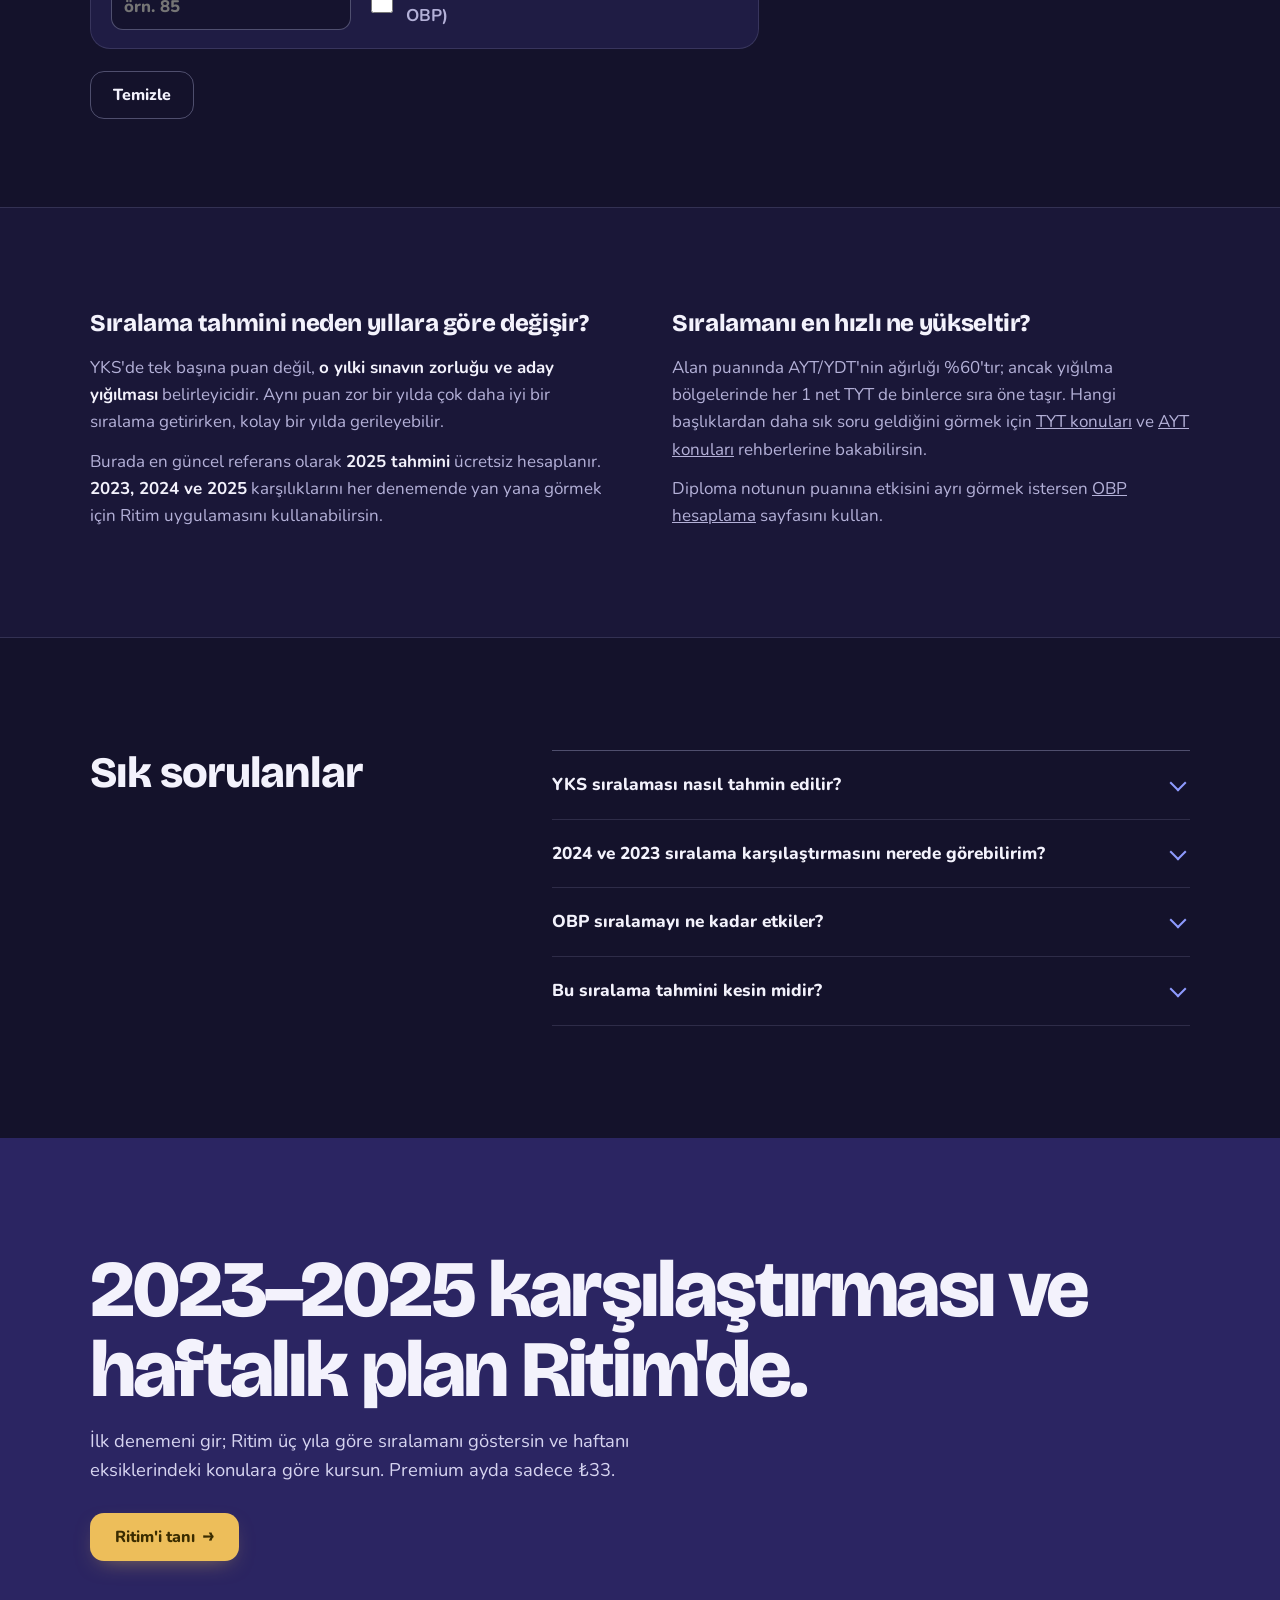
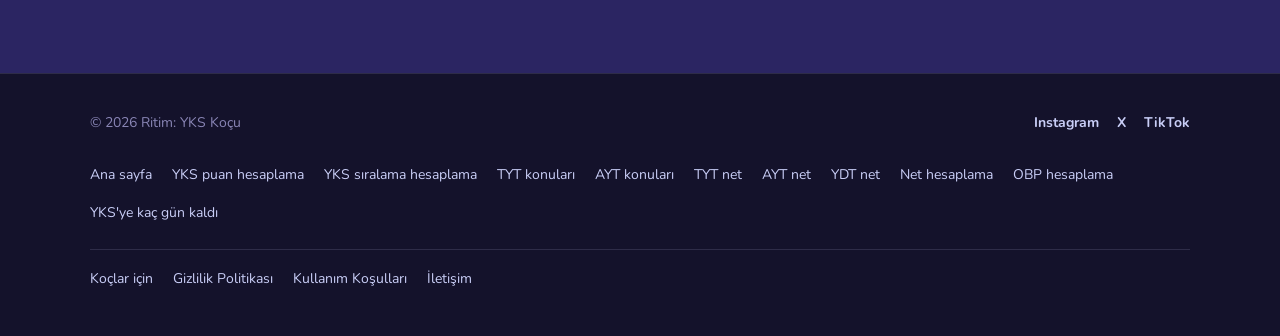
<file: yks-siralama-hesaplama/index.html>
<!doctype html>
<html lang="tr">
<head>
  <meta charset="utf-8">
  <meta name="viewport" content="width=device-width, initial-scale=1">
  <title>YKS Sıralama Hesaplama 2027: 2025 Tahmini Sıralama | Ritim</title>
  <meta name="description" content="TYT, AYT veya YDT netlerinle ya da doğrudan puanınla 2025 YKS verilerine göre tahmini sıralamanı anında gör. 2023–2024 karşılaştırması için Ritim uygulamasını dene.">
  <meta name="theme-color" content="#14122B">
  <meta property="og:type" content="website">
  <meta property="og:site_name" content="Ritim">
  <meta property="og:title" content="YKS Sıralama Hesaplama 2027: 2025 Tahmini Sıralama">
  <meta property="og:description" content="Netlerinle ya da puanınla 2025 YKS tahmini sıralamanı anında hesapla; 2023 ve 2024 karşılaştırması Ritim'de.">
  <meta property="og:image" content="https://ritimyks.com/assets/img/og.jpg">
  <meta property="og:url" content="https://ritimyks.com/yks-siralama-hesaplama/">
  <meta property="og:locale" content="tr_TR">
  <meta name="twitter:card" content="summary_large_image">
  <link rel="canonical" href="https://ritimyks.com/yks-siralama-hesaplama/">
  <link rel="icon" href="../assets/img/icon.svg" type="image/svg+xml">
  <link rel="preconnect" href="https://fonts.googleapis.com">
  <link rel="preconnect" href="https://fonts.gstatic.com" crossorigin>
  <link href="https://fonts.googleapis.com/css2?family=Bricolage+Grotesque:opsz,wght@12..96,500..800&family=Nunito:wght@400;600;700;800&display=swap" rel="stylesheet">
  <link rel="stylesheet" href="../assets/style.css?v=7">
  <script type="application/ld+json">
  {
    "@context": "https://schema.org",
    "@type": "WebApplication",
    "name": "YKS Sıralama Hesaplama",
    "url": "https://ritimyks.com/yks-siralama-hesaplama/",
    "applicationCategory": "EducationalApplication",
    "operatingSystem": "Web",
    "inLanguage": "tr",
    "offers": { "@type": "Offer", "price": "0", "priceCurrency": "TRY" }
  }
  </script>
  <script type="application/ld+json">
  {
    "@context": "https://schema.org",
    "@type": "BreadcrumbList",
    "itemListElement": [
      { "@type": "ListItem", "position": 1, "name": "Ritim", "item": "https://ritimyks.com/" },
      { "@type": "ListItem", "position": 2, "name": "YKS Sıralama Hesaplama", "item": "https://ritimyks.com/yks-siralama-hesaplama/" }
    ]
  }
  </script>
  <script type="application/ld+json">
  {
    "@context": "https://schema.org",
    "@type": "FAQPage",
    "mainEntity": [
      { "@type": "Question", "name": "YKS sıralaması nasıl tahmin edilir?",
        "acceptedAnswer": { "@type": "Answer", "text": "Önce TYT ve AYT/YDT netlerinden ÖSYM katsayılarıyla puanın ve varsa OBP katkın hesaplanır. Ardından bu puan 2025 YKS puan-sıralama dağılımıyla karşılaştırılarak tahmini sıralama üretilir." } },
      { "@type": "Question", "name": "2024 ve 2023 sıralama karşılaştırmasını nerede görebilirim?",
        "acceptedAnswer": { "@type": "Answer", "text": "Çok yıllık (2023–2025) karşılaştırmalı sıralama tahmini, deneme bazlı sıralama grafiği ve eksik konulara göre haftalık plan Ritim mobil uygulamasında yer alır." } },
      { "@type": "Question", "name": "OBP sıralamayı ne kadar etkiler?",
        "acceptedAnswer": { "@type": "Answer", "text": "Diploma notunun 0,6 katı (en fazla 60 puan) yerleştirme puanına eklenir. Özellikle 350–450 puan bandında yoğun yığılma olduğu için 10–15 puanlık OBP farkı on binlerce sıralama oynatabilir. Kırık OBP'de bu katkı yarıya düşer." } },
      { "@type": "Question", "name": "Bu sıralama tahmini kesin midir?",
        "acceptedAnswer": { "@type": "Answer", "text": "Hayır. YKS sıralamaları her yıl sınava giren adayların performansına göre ÖSYM tarafından belirlenir. Bu araç yön göstermek için tasarlanmış bir tahmindir, garanti değildir." } }
    ]
  }
  </script>
</head>
<body>
  <a class="skip" href="#arac">Hesaplamaya geç</a>

  <header class="nav">
    <div class="wrap">
      <a class="brand" href="../" aria-label="Ritim ana sayfa">
        <img src="../assets/img/icon.svg" width="36" height="36" alt="">
        <span>Ritim</span>
      </a>
      <nav class="nav-links" aria-label="YKS araçları">
        <a href="../puan-hesaplama/">Puan</a>
        <a href="../yks-siralama-hesaplama/" aria-current="page">Sıralama</a>
        <a href="../tyt-konulari-soru-dagilimi/">TYT konuları</a>
        <a href="../ayt-konulari-soru-dagilimi/">AYT konuları</a>
        <a href="../tyt-net-hesaplama/">TYT net</a>
        <a href="../ayt-net-hesaplama/">AYT net</a>
        <a href="../ydt-net-hesaplama/">YDT net</a>
        <a href="../obp-hesaplama/">OBP</a>
        <a href="../yks-kac-gun-kaldi/">Geri sayım</a>
      </nav>
      <a class="btn btn-light nav-cta" href="../#indir">İndir</a>
    </div>
  </header>

  <main>
    <section class="calc-hero">
      <div class="wrap">
        <h1>YKS sıralama hesaplama</h1>
        <p class="lead">TYT ve AYT/YDT netlerinle ya da doğrudan puanınla 2025 YKS tahmini sıralamanı anında gör. 2024 ve 2023 karşılaştırması ile tüm denemelerinin sıralama takibi Ritim uygulamasında.</p>
      </div>
    </section>

    <section class="calc" id="arac" aria-label="YKS sıralama hesaplama">
      <div class="wrap calc-grid">
        <form class="calc-form" id="form" novalidate>
          <div class="mode-tabs" role="tablist" aria-label="Hesaplama yöntemi">
            <button type="button" role="tab" id="tab-nets" aria-selected="true" data-mode="nets">Netlerle hesapla</button>
            <button type="button" role="tab" id="tab-score" aria-selected="false" data-mode="score">Puanla hızlı hesapla</button>
          </div>

          <fieldset class="track">
            <legend>Alanın</legend>
            <label><input type="radio" name="track" value="say" checked><span>Sayısal</span></label>
            <label><input type="radio" name="track" value="ea"><span>Eşit Ağırlık</span></label>
            <label><input type="radio" name="track" value="soz"><span>Sözel</span></label>
            <label><input type="radio" name="track" value="dil"><span>Dil (YDT)</span></label>
          </fieldset>

          <div id="panel-nets" style="width:100%; display:grid; gap:22px;">
            <fieldset class="tests" id="tyt">
              <legend>TYT <small>120 soru</small></legend>
            </fieldset>

            <fieldset class="tests" id="ayt">
              <legend><span id="ayt-title">AYT</span> <small id="ayt-count">80 soru</small></legend>
            </fieldset>

            <fieldset class="obp">
              <legend>Diploma notu <small>yerleştirme sıralaması için önerilir</small></legend>
              <div class="obp-row">
                <label class="field"><span>Diploma notun (50–100)</span>
                  <input type="number" id="diploma" name="diploma" inputmode="decimal" min="50" max="100" step="0.01" placeholder="örn. 85">
                </label>
                <label class="check"><input type="checkbox" id="kirik" name="kirik"><span>Geçen yıl bir programa yerleştim (kırık OBP)</span></label>
              </div>
            </fieldset>
          </div>

          <div id="panel-score" hidden style="width:100%;">
            <fieldset class="obp">
              <legend>Puanın <small>ham veya OBP ekli yerleştirme puanı</small></legend>
              <div class="obp-row">
                <label class="field"><span>Alan puanı (160–560)</span>
                  <input type="number" id="direct-score" name="direct-score" inputmode="decimal" min="160" max="560" step="0.1" placeholder="örn. 435">
                </label>
                <label class="field"><span>TYT puanı (isteğe bağlı, 160–560)</span>
                  <input type="number" id="direct-tyt" name="direct-tyt" inputmode="decimal" min="160" max="560" step="0.1" placeholder="örn. 410">
                </label>
              </div>
            </fieldset>
          </div>

          <button type="reset" class="btn btn-ghost">Temizle</button>
        </form>

        <aside class="result" aria-live="polite">
          <h2>Tahmini sıralaman</h2>
          <p class="band-pill" id="r-band" hidden>–</p>

          <div class="rank-years" aria-label="2025 tahmini sıralama ve önceki yıllar">
            <div class="rank-year primary"><small>2025 tahmini</small><b id="rk-2025">–</b></div>
            <div class="rank-year locked"><small>2024</small><span>Uygulamada</span></div>
            <div class="rank-year locked"><small>2023</small><span>Uygulamada</span></div>
          </div>

          <dl>
            <div class="main"><dt><span id="r-track">Sayısal</span> puanı <small id="r-kind">ham</small></dt><dd id="r-score">–</dd></div>
            <div><dt>TYT tahmini (2025)</dt><dd id="rk-tyt">–</dd></div>
            <div><dt>TYT puanı</dt><dd id="r-tyt">–</dd></div>
            <div><dt>OBP katkısı</dt><dd id="r-obp">–</dd></div>
          </dl>

          <p class="warn" id="r-warn" hidden></p>
          <p class="result-note">2025 puan-sıralama dağılımına dayalı tahmindir; resmi ÖSYM sonucu değildir.</p>
          <div class="result-cta">
            <p><b>2024 ve 2023'te kaçıncı olurdun?</b> Üç yıllık karşılaştırmayı ve deneme gelişim grafiğini Ritim'de gör. 7 gün ücretsiz dene.</p>
            <a class="btn btn-gold" href="https://play.google.com/store/apps/details?id=com.suayb.ritim" target="_blank" rel="noopener">Ritim'i Google Play'den indir</a>
          </div>
        </aside>
      </div>
    </section>

    <section class="calc-info">
      <div class="wrap calc-info-grid">
        <article>
          <h2>Sıralama tahmini neden yıllara göre değişir?</h2>
          <p>YKS'de tek başına puan değil, <b>o yılki sınavın zorluğu ve aday yığılması</b> belirleyicidir. Aynı puan zor bir yılda çok daha iyi bir sıralama getirirken, kolay bir yılda gerileyebilir.</p>
          <p>Burada en güncel referans olarak <b>2025 tahmini</b> ücretsiz hesaplanır. <b>2023, 2024 ve 2025</b> karşılıklarını her denemende yan yana görmek için Ritim uygulamasını kullanabilirsin.</p>
        </article>
        <article>
          <h2>Sıralamanı en hızlı ne yükseltir?</h2>
          <p>Alan puanında AYT/YDT'nin ağırlığı %60'tır; ancak yığılma bölgelerinde her 1 net TYT de binlerce sıra öne taşır. Hangi başlıklardan daha sık soru geldiğini görmek için <a href="../tyt-konulari-soru-dagilimi/">TYT konuları</a> ve <a href="../ayt-konulari-soru-dagilimi/">AYT konuları</a> rehberlerine bakabilirsin.</p>
          <p>Diploma notunun puanına etkisini ayrı görmek istersen <a href="../obp-hesaplama/">OBP hesaplama</a> sayfasını kullan.</p>
        </article>
      </div>
    </section>

    <section class="faq-section" aria-labelledby="sss-title">
      <div class="wrap faq-grid">
        <h2 id="sss-title" class="section-title">Sık sorulanlar</h2>
        <div class="faq">
          <details>
            <summary>YKS sıralaması nasıl tahmin edilir?</summary>
            <p>Önce TYT ve AYT/YDT netlerinden ÖSYM katsayılarıyla puanın ve varsa OBP katkın hesaplanır. Ardından bu puan 2025 YKS puan-sıralama dağılımıyla karşılaştırılarak tahmini sıralama üretilir.</p>
          </details>
          <details>
            <summary>2024 ve 2023 sıralama karşılaştırmasını nerede görebilirim?</summary>
            <p>Çok yıllık (2023–2025) karşılaştırmalı sıralama tahmini, deneme bazlı gelişim takibi ve eksik konulara göre haftalık plan Ritim mobil uygulamasında yer alır.</p>
          </details>
          <details>
            <summary>OBP sıralamayı ne kadar etkiler?</summary>
            <p>Diploma notunun 0,6 katı (en fazla 60 puan) yerleştirme puanına eklenir. Özellikle 350–450 puan bandında 10–15 puanlık fark on binlerce sıralama oynatabilir.</p>
          </details>
          <details>
            <summary>Bu sıralama tahmini kesin midir?</summary>
            <p>Hayır. YKS sıralamaları her yıl sınava giren adayların performansına göre ÖSYM tarafından belirlenir. Bu araç yön göstermek için tasarlanmıştır, garanti değildir.</p>
          </details>
        </div>
      </div>
    </section>

    <section class="closing">
      <div class="wrap">
        <h2>2023–2025 karşılaştırması ve haftalık plan Ritim'de.</h2>
        <p>İlk denemeni gir; Ritim üç yıla göre sıralamanı göstersin ve haftanı eksiklerindeki konulara göre kursun. Premium ayda sadece ₺33.</p>
        <div class="stores"><a class="btn btn-brand" href="../">Ritim'i tanı</a></div>
      </div>
    </section>
  </main>

  <footer class="footer">
    <div class="wrap">
      <div class="footer-top">
        <span>© 2026 Ritim: YKS Koçu</span>
        <div class="footer-social" aria-label="Sosyal medya">
          <a href="https://www.instagram.com/ritimyks/" target="_blank" rel="noopener">Instagram</a>
          <a href="https://x.com/ritimyks" target="_blank" rel="noopener">X</a>
          <a href="https://www.tiktok.com/@ritimyks" target="_blank" rel="noopener">TikTok</a>
        </div>
      </div>
      <nav aria-label="YKS araçları">
        <a href="../">Ana sayfa</a>
        <a href="../puan-hesaplama/">YKS puan hesaplama</a>
        <a href="../yks-siralama-hesaplama/">YKS sıralama hesaplama</a>
        <a href="../tyt-konulari-soru-dagilimi/">TYT konuları</a>
        <a href="../ayt-konulari-soru-dagilimi/">AYT konuları</a>
        <a href="../tyt-net-hesaplama/">TYT net</a>
        <a href="../ayt-net-hesaplama/">AYT net</a>
        <a href="../ydt-net-hesaplama/">YDT net</a>
        <a href="../net-hesaplama/">Net hesaplama</a>
        <a href="../obp-hesaplama/">OBP hesaplama</a>
        <a href="../yks-kac-gun-kaldi/">YKS'ye kaç gün kaldı</a>
      </nav>
      <nav class="footer-legal" aria-label="Yasal">
        <a href="https://koc.ritimyks.com" target="_blank" rel="noopener">Koçlar için</a>
        <a href="../privacy/">Gizlilik Politikası</a>
        <a href="../terms/">Kullanım Koşulları</a>
        <a href="mailto:suesyazilim@gmail.com">İletişim</a>
      </nav>
    </div>
  </footer>

  <script>
    // Web aracında yalnızca 2025 referans tablosu açık; 2023–2024 çok yıllık karşılaştırma Ritim uygulamasındadır.
    const TYT = [
      { id: "tr", name: "Türkçe", q: 40 },
      { id: "sb", name: "Sosyal Bilimler", q: 20 },
      { id: "tm", name: "Temel Matematik", q: 40 },
      { id: "fb", name: "Fen Bilimleri", q: 20 }
    ];
    const TYT_K = { tr: 3.3, sb: 3.4, tm: 3.3, fb: 3.4 };
    const TRACKS = {
      say: { name: "Sayısal", base: 133.28, tyt: { tr: 1.11, sb: 1.12, tm: 1.11, fb: 1.20 },
        ayt: [ { id: "mat", name: "Matematik", q: 40, k: 3.19 }, { id: "fiz", name: "Fizik", q: 14, k: 2.43 },
               { id: "kim", name: "Kimya", q: 13, k: 3.07 }, { id: "bio", name: "Biyoloji", q: 13, k: 2.51 } ] },
      ea: { name: "Eşit Ağırlık", base: 128.38, tyt: { tr: 1.31, sb: 1.13, tm: 1.31, fb: 1.01 },
        ayt: [ { id: "mat", name: "Matematik", q: 40, k: 3.00 }, { id: "ed", name: "Edebiyat", q: 24, k: 3.00 },
               { id: "tar1", name: "Tarih-1", q: 10, k: 2.80 }, { id: "cog1", name: "Coğrafya-1", q: 6, k: 3.33 } ] },
      soz: { name: "Sözel", base: 122.44, tyt: { tr: 1.13, sb: 1.19, tm: 1.31, fb: 1.01 },
        ayt: [ { id: "ed", name: "Edebiyat", q: 24, k: 2.79 }, { id: "tar1", name: "Tarih-1", q: 10, k: 2.39 },
               { id: "cog1", name: "Coğrafya-1", q: 6, k: 2.70 }, { id: "tar2", name: "Tarih-2", q: 11, k: 3.80 },
               { id: "cog2", name: "Coğrafya-2", q: 11, k: 2.47 }, { id: "fel", name: "Felsefe Grubu", q: 12, k: 3.76 },
               { id: "din", name: "Din Kültürü", q: 6, k: 2.36 } ] },
      dil: { name: "Dil", base: 100.0, tyt: { tr: 1.32, sb: 1.32, tm: 1.32, fb: 1.32 },
        ayt: [ { id: "ydt", name: "Yabancı Dil (YDT)", q: 80, k: 2.85 } ] }
    };

    const TABLES_2025 = {
      tyt: [[500,100],[480,600],[460,2500],[440,8000],[420,20000],[400,45000],[380,90000],[360,160000],[340,250000],[320,360000],[300,490000],[280,640000],[260,800000],[240,970000],[220,1140000],[200,1300000],[180,1450000],[160,1580000]],
      say: [[560,50],[550,120],[540,250],[530,450],[520,800],[510,1500],[500,2500],[490,2750],[480,3000],[470,3250],[460,3500],[450,8000],[440,17000],[430,28000],[420,40000],[410,52000],[400,65000],[390,90000],[380,120000],[370,150000],[360,190000],[350,240000],[340,290000],[330,350000],[320,420000],[310,500000],[300,580000],[290,670000],[280,760000],[270,850000],[260,950000],[250,1050000],[240,1150000],[230,1250000],[220,1350000],[210,1450000],[200,1550000],[190,1650000],[180,1750000],[170,1850000],[160,1900000]],
      ea:  [[560,30],[550,80],[540,180],[530,350],[520,600],[510,1000],[500,1500],[490,2200],[480,3000],[470,4500],[460,6500],[450,9500],[440,14000],[430,20000],[420,28000],[410,38000],[400,50000],[390,65000],[380,85000],[370,110000],[360,140000],[350,175000],[340,215000],[330,260000],[320,310000],[310,365000],[300,425000],[290,490000],[280,560000],[270,640000],[260,720000],[250,810000],[240,900000],[230,990000],[220,1080000],[210,1170000],[200,1260000],[190,1350000],[180,1440000],[170,1530000],[160,1620000]],
      soz: [[550,100],[540,220],[530,400],[520,700],[510,1100],[500,1700],[490,2500],[480,3500],[470,5000],[460,7000],[450,10000],[440,14000],[430,19000],[420,26000],[410,35000],[400,46000],[390,60000],[380,78000],[370,100000],[360,125000],[350,155000],[340,190000],[330,230000],[320,275000],[310,325000],[300,380000],[290,440000],[280,510000],[270,580000],[260,660000],[250,750000],[240,840000],[230,930000],[220,1020000],[210,1110000],[200,1200000],[190,1290000],[180,1380000],[170,1470000],[160,1560000]],
      dil: [[550,30],[540,80],[530,180],[520,350],[510,600],[500,1000],[490,1500],[480,2300],[470,3300],[460,4800],[450,6800],[440,9500],[430,13000],[420,18000],[410,24000],[400,31000],[390,39000],[380,48000],[370,58000],[360,70000],[350,83000],[340,97000],[330,112000],[320,130000],[310,150000],[300,170000],[290,195000],[280,220000],[270,250000],[260,280000],[250,310000],[240,345000],[230,380000],[220,415000],[210,450000],[200,490000]]
    };

    const $ = (id) => document.getElementById(id);
    const fmt = (n, d = 2) => n.toLocaleString("tr-TR", { minimumFractionDigits: d, maximumFractionDigits: d });
    const fmtRank = (r) => r == null ? "–" : r.toLocaleString("tr-TR");
    let mode = "nets";

    function estimateRank(score, table) {
      if (!table || !table.length || isNaN(score)) return null;
      const rounded = Math.round(score / 5) * 5;
      if (rounded >= table[0][0]) return table[0][1];
      if (rounded <= table[table.length - 1][0]) return table[table.length - 1][1];
      for (let i = 0; i < table.length - 1; i++) {
        const [hiS, hiR] = table[i], [loS, loR] = table[i + 1];
        if (rounded <= hiS && rounded >= loS) {
          const span = hiS - loS;
          const t = span === 0 ? 0 : (hiS - rounded) / span;
          return Math.max(1, Math.round(hiR + t * (loR - hiR)));
        }
      }
      return null;
    }

    function bandFor(score) {
      if (score < 200) return "Başlangıç bandı";
      if (score < 300) return "Orta bandı";
      if (score < 400) return "İyi bandı";
      if (score < 500) return "Çok İyi bandı";
      if (score < 550) return "Üstün bandı";
      return "Şampiyon bandı";
    }

    function row(prefix, t) {
      return `<div class="test" data-test="${prefix}-${t.id}" data-q="${t.q}">
        <span class="test-name">${t.name} <small>${t.q} soru</small></span>
        <label class="field"><span>Doğru</span><input type="number" id="${prefix}-${t.id}-d" name="${prefix}-${t.id}-d" inputmode="numeric" min="0" max="${t.q}" data-kind="d" aria-label="${t.name} doğru"></label>
        <label class="field"><span>Yanlış</span><input type="number" id="${prefix}-${t.id}-y" name="${prefix}-${t.id}-y" inputmode="numeric" min="0" max="${t.q}" data-kind="y" aria-label="${t.name} yanlış"></label>
        <output class="net" aria-label="${t.name} net">0,00</output>
      </div>`;
    }

    function track() { return document.querySelector('input[name="track"]:checked').value; }
    function renderAyt() {
      const tr = track(), t = TRACKS[tr], isDil = tr === "dil";
      $("ayt").querySelectorAll(".test").forEach((n) => n.remove());
      $("ayt").insertAdjacentHTML("beforeend", t.ayt.map((a) => row("ayt", a)).join(""));
      $("ayt-title").textContent = isDil ? "YDT" : "AYT";
      $("ayt-count").textContent = t.ayt.reduce((s, a) => s + a.q, 0) + " soru";
      $("r-track").textContent = t.name;
    }

    function netOf(key) {
      const el = document.querySelector(`[data-test="${key}"]`);
      const q = +el.dataset.q;
      const d = Math.max(0, Math.floor(+el.querySelector('[data-kind="d"]').value || 0));
      const y = Math.max(0, Math.floor(+el.querySelector('[data-kind="y"]').value || 0));
      const bad = d + y > q;
      el.classList.toggle("bad", bad);
      const net = bad ? 0 : d - y / 4;
      el.querySelector(".net").textContent = bad ? "fazla" : fmt(net);
      return { net, bad };
    }

    function showRanks(tr, areaScore, tytScore) {
      if (areaScore != null) {
        $("r-score").textContent = fmt(areaScore);
        $("rk-2025").textContent = fmtRank(estimateRank(areaScore, TABLES_2025[tr]));
        $("r-band").hidden = false;
        $("r-band").textContent = bandFor(areaScore);
      } else {
        $("r-score").textContent = "–";
        $("rk-2025").textContent = "–";
        $("r-band").hidden = true;
      }
      if (tytScore != null) {
        $("r-tyt").textContent = fmt(tytScore);
        $("rk-tyt").textContent = fmtRank(estimateRank(tytScore, TABLES_2025.tyt));
      } else {
        $("r-tyt").textContent = "–";
        $("rk-tyt").textContent = "–";
      }
    }

    function calc() {
      const tr = track(), t = TRACKS[tr];
      const warn = [];
      if (mode === "score") {
        const sVal = parseFloat(String($("direct-score").value).replace(",", "."));
        const tVal = parseFloat(String($("direct-tyt").value).replace(",", "."));
        const hasS = !isNaN(sVal) && sVal >= 160 && sVal <= 560;
        const hasT = !isNaN(tVal) && tVal >= 160 && tVal <= 560;
        if ($("direct-score").value !== "" && !hasS) warn.push("Alan puanı 160 ile 560 arasında olmalı.");
        if ($("direct-tyt").value !== "" && !hasT) warn.push("TYT puanı 160 ile 560 arasında olmalı.");
        $("r-kind").textContent = "girilen";
        $("r-obp").textContent = "–";
        showRanks(tr, hasS ? sVal : null, hasT ? tVal : null);
      } else {
        let bad = false;
        const tyt = {}, ayt = {};
        TYT.forEach((x) => { const r = netOf("tyt-" + x.id); tyt[x.id] = r.net; bad = bad || r.bad; });
        t.ayt.forEach((x) => { const r = netOf("ayt-" + x.id); ayt[x.id] = r.net; bad = bad || r.bad; });
        const dip = parseFloat(String($("diploma").value).replace(",", "."));
        const hasObp = !isNaN(dip) && dip >= 50 && dip <= 100;
        const obp = hasObp ? dip * 5 * ($("kirik").checked ? 0.06 : 0.12) : 0;
        $("r-obp").textContent = hasObp ? "+" + fmt(obp) : "–";
        $("r-kind").textContent = hasObp ? "yerleştirme" : "ham";
        if (bad) warn.push("Bir testte doğru ve yanlış toplamı soru sayısını aşıyor.");
        if (!isNaN(dip) && !hasObp && $("diploma").value !== "") warn.push("Diploma notu 50 ile 100 arasında olmalı.");

        const anyTyt = TYT.some((x) => document.querySelector(`[data-test="tyt-${x.id}"] [data-kind="d"]`).value !== "");
        const anyAyt = t.ayt.some((x) => document.querySelector(`[data-test="ayt-${x.id}"] [data-kind="d"]`).value !== "");
        const tytOk = tyt.tr >= 0.5 || tyt.tm >= 0.5;
        let aytOk;
        if (tr === "say") aytOk = ayt.mat >= 0.5 || ayt.fiz + ayt.kim + ayt.bio >= 0.5;
        else if (tr === "ea") aytOk = ayt.mat >= 0.5 || ayt.ed + ayt.tar1 + ayt.cog1 >= 0.5;
        else if (tr === "dil") aytOk = ayt.ydt >= 0.5;
        else aytOk = ayt.ed + ayt.tar1 + ayt.cog1 >= 0.5 || ayt.tar2 + ayt.cog2 + ayt.fel + ayt.din >= 0.5;

        let tytScore = null, areaScore = null;
        if (anyTyt && !bad) {
          if (!tytOk) warn.push("TYT puanı hesaplanamaz: Türkçe veya Temel Matematik'ten en az 0,5 net gerekir.");
          else tytScore = 100 + TYT.reduce((s, x) => s + tyt[x.id] * TYT_K[x.id], 0) + obp;
        }
        if (anyTyt && anyAyt && !bad && tytOk) {
          if (!aytOk) warn.push(t.name + " puanı hesaplanamaz: alan testlerinin birinden en az 0,5 net gerekir.");
          else areaScore = t.base + TYT.reduce((s, x) => s + tyt[x.id] * t.tyt[x.id], 0) + t.ayt.reduce((s, x) => s + ayt[x.id] * x.k, 0) + obp;
        }
        showRanks(tr, areaScore, tytScore);
      }
      $("r-warn").hidden = warn.length === 0;
      $("r-warn").textContent = warn.join(" ");
    }

    $("tyt").insertAdjacentHTML("beforeend", TYT.map((t) => row("tyt", t)).join(""));
    renderAyt();
    document.querySelectorAll(".mode-tabs button").forEach((btn) => {
      btn.addEventListener("click", () => {
        mode = btn.dataset.mode;
        document.querySelectorAll(".mode-tabs button").forEach((b) => b.setAttribute("aria-selected", String(b === btn)));
        $("panel-nets").hidden = mode !== "nets";
        $("panel-score").hidden = mode !== "score";
        calc();
      });
    });
    document.querySelectorAll('input[name="track"]').forEach((r) => r.addEventListener("change", () => { renderAyt(); calc(); }));
    $("form").addEventListener("input", calc);
    $("form").addEventListener("reset", () => setTimeout(() => { renderAyt(); calc(); }, 0));
    calc();
  </script>
</body>
</html>
</file>
<file: assets/style.css>
/* Ritim — tanıtım sitesi.
   Koyu mor/lacivert zemin, periwinkle vurgu; altın yalnızca fiyat ve Premium için.
   Akılda kalan iki öğe: hero'daki haftalık ritim şeridi ve kaydırmaya bağlı telefon sahnesi. */

:root {
  --bg: #14122B;
  /* sayfa zemini */
  --bg-2: #191B40;
  /* hero / koyu bantlar */
  --surface: #1F1C44;
  /* kartlar */
  --surface-2: #29255A;
  --line: rgba(201, 206, 247, .14);
  --line-strong: rgba(201, 206, 247, .32);
  --peri: #8E9BFF;
  /* marka, ritim çizgileri */
  --peri-soft: #C9CEF7;
  --text: #F3F2FC;
  --muted: #B4B1D8;
  --dim: #8985B5;
  --gold: #EDBE5A;
  /* sadece fiyat ve Premium */
  --gold-ink: #3A2C00;

  --display: "Bricolage Grotesque", "Nunito", system-ui, sans-serif;
  --body: "Nunito", system-ui, -apple-system, "Segoe UI", sans-serif;

  --step--1: 0.875rem;
  --step-0: 1.0625rem;
  --step-1: 1.3rem;
  --step-2: clamp(1.75rem, 1.2rem + 2.2vw, 2.7rem);
  --step-3: clamp(2.5rem, 1.3rem + 5vw, 5rem);

  --gutter: clamp(16px, 4vw, 40px);
  --max: 1180px;
}

*,
*::before,
*::after {
  box-sizing: border-box;
}

[hidden] {
  display: none !important;
}

html {
  scroll-behavior: smooth;
  -webkit-text-size-adjust: 100%;
  overflow-x: clip;
}

body {
  margin: 0;
  background: var(--bg);
  color: var(--text);
  font: 400 var(--step-0)/1.6 var(--body);
  -webkit-font-smoothing: antialiased;
  overflow-x: clip;
}

img {
  max-width: 100%;
  height: auto;
  display: block;
}

a {
  color: inherit;
}

h1,
h2,
h3 {
  font-family: var(--display);
  font-optical-sizing: auto;
  margin: 0;
  letter-spacing: -0.015em;
}

p {
  margin: 0;
}

svg {
  width: 20px;
  height: 20px;
  fill: none;
  stroke: currentColor;
  stroke-width: 1.8;
  stroke-linecap: round;
  stroke-linejoin: round;
  flex: none;
}

:focus-visible {
  outline: 3px solid var(--peri);
  outline-offset: 3px;
  border-radius: 6px;
}

.wrap {
  width: 100%;
  max-width: var(--max);
  margin: 0 auto;
  padding: 0 var(--gutter);
}

.skip {
  position: absolute;
  left: -999px;
  top: 8px;
  background: #fff;
  color: #14122B;
  padding: 10px 14px;
  border-radius: 8px;
  z-index: 20;
}

.skip:focus {
  left: 8px;
}

/* ---------- Butonlar ---------- */
.btn {
  display: inline-flex;
  align-items: center;
  justify-content: center;
  min-height: 48px;
  padding: 0 22px;
  border-radius: 14px;
  font: 800 1rem/1 var(--body);
  text-decoration: none;
  cursor: pointer;
  border: 1.5px solid transparent;
  transition: background-color .15s ease, border-color .15s ease;
}

.btn-light {
  background: #fff;
  color: #191B40;
}

.btn-light:hover {
  background: var(--peri-soft);
}

.btn-brand {
  background: var(--gold);
  color: var(--gold-ink);
  padding: 0 24px;
  gap: 8px;
  box-shadow: 0 8px 22px -10px rgba(237, 190, 90, .55);
  transition: background-color .2s ease, transform .18s ease, box-shadow .22s ease;
}

.btn-brand::after {
  content: "→";
  font: 800 1.05em/1 var(--display);
  transition: transform .2s ease;
}

.btn-brand:hover {
  background: #F6D585;
  transform: translateY(-2px);
  box-shadow: 0 14px 28px -10px rgba(237, 190, 90, .82);
}

.btn-brand:hover::after {
  transform: translateX(3px);
}

.btn-brand:active {
  transform: translateY(0);
}

.btn-ghost {
  border-color: var(--line-strong);
  color: var(--text);
  background: transparent;
}

.btn-ghost:hover {
  border-color: var(--peri);
  background: rgba(142, 155, 255, .08);
}

.btn-gold {
  background: var(--gold);
  color: var(--gold-ink);
  transition: background-color .15s ease, transform .16s ease, box-shadow .2s ease;
}

.btn-gold:hover {
  background: #F3CD7A;
  transform: translateY(-1px);
  box-shadow: 0 10px 24px -12px rgba(237, 190, 90, .75);
}

.btn-light {
  background: #fff;
  color: #191B40;
}

.btn-light:hover {
  background: var(--peri-soft);
}

.btn-ghost {
  border-color: var(--line-strong);
  color: var(--text);
  background: transparent;
}

.btn-ghost:hover {
  border-color: var(--peri);
  background: rgba(142, 155, 255, .08);
}

.btn-gold {
  background: var(--gold);
  color: var(--gold-ink);
}

.btn-gold:hover {
  background: #F3CD7A;
}

/* ---------- Üst menü ---------- */
.nav {
  background: var(--bg-2);
}

.nav .wrap {
  display: flex;
  align-items: center;
  gap: 24px;
  min-height: 72px;
}

.brand {
  display: inline-flex;
  align-items: center;
  gap: 10px;
  text-decoration: none;
  font: 800 1.35rem/1 var(--display);
}

.brand img {
  border-radius: 10px;
}

.nav-links {
  display: flex;
  gap: clamp(14px, 2vw, 26px);
  margin-left: auto;
}

.nav-links a {
  text-decoration: none;
  font-weight: 700;
  color: var(--peri-soft);
  padding: 12px 0;
  white-space: nowrap;
}

.nav-links a:hover {
  color: #fff;
}

.nav-cta {
  min-height: 42px;
  padding: 0 18px;
}

@media (max-width: 760px) {
  .nav {
    overflow-x: clip;
  }

  .nav .wrap {
    flex-wrap: wrap;
    gap: 0 16px;
    padding-top: 10px;
    padding-bottom: 6px;
    min-height: 64px;
  }

  .nav-cta {
    margin-left: auto;
  }

  .nav-links {
    order: 3;
    flex: 1 0 100%;
    min-width: 0;
    max-width: 100%;
    margin-left: 0;
    margin-top: 8px;
    padding: 4px 0;
    gap: 18px;
    overflow-x: auto;
    -webkit-overflow-scrolling: touch;
    scrollbar-width: none;
    border-top: 1px solid var(--line);
    white-space: nowrap;
  }

  .nav-links::-webkit-scrollbar {
    display: none;
  }

  .nav-links a {
    padding: 8px 0;
    font-size: .92rem;
    flex: none;
  }
}

/* ---------- Hero ---------- */
.hero {
  background: var(--bg-2);
  padding: clamp(28px, 5vw, 64px) 0 0;
}

.hero h1 {
  font-size: var(--step-3);
  line-height: 1;
  font-weight: 800;
  letter-spacing: -0.035em;
  max-width: 15ch;
}

.hero-row {
  display: grid;
  grid-template-columns: 1.1fr 1fr;
  gap: clamp(24px, 5vw, 72px);
  align-items: end;
  margin-top: clamp(22px, 3vw, 40px);
  padding-bottom: clamp(28px, 4vw, 48px);
}

.lead {
  font-size: 1.2rem;
  line-height: 1.55;
  color: #D6D4F0;
  max-width: 34em;
}

.price-line {
  display: flex;
  flex-wrap: wrap;
  align-items: baseline;
  gap: 4px 12px;
}

.price-line b {
  font: 800 clamp(1.5rem, 1.1rem + 1.4vw, 2.1rem)/1.1 var(--display);
  color: var(--gold);
  letter-spacing: -0.02em;
}

.price-line span {
  color: var(--muted);
  font-size: .98rem;
}

.stores {
  display: flex;
  flex-wrap: wrap;
  gap: 12px;
  margin-top: 18px;
}

.store {
  display: inline-flex;
  align-items: center;
  gap: 12px;
  min-height: 56px;
  padding: 8px 20px 8px 16px;
  border-radius: 14px;
  background: #fff;
  color: #191B40;
  text-decoration: none;
}

.store svg {
  width: 26px;
  height: 26px;
}

.store span {
  display: flex;
  flex-direction: column;
  line-height: 1.15;
}

.store small {
  font-size: .75rem;
  font-weight: 700;
  color: #565C7E;
}

.store strong {
  font: 800 1.1rem/1.1 var(--display);
}

.store:hover {
  background: var(--peri-soft);
}

.store[aria-disabled="true"] {
  background: transparent;
  color: #fff;
  box-shadow: inset 0 0 0 1.5px var(--line-strong);
  cursor: default;
}

.store[aria-disabled="true"] small {
  color: var(--peri-soft);
}

@media (max-width: 860px) {
  .hero-row {
    grid-template-columns: 1fr;
  }
}

/* Ritim şeridi */
.rhythm {
  margin: 0 auto;
  padding-top: 22px;
  padding-bottom: 30px;
  border-top: 1px solid var(--line);
}

.rhythm figcaption {
  display: flex;
  flex-wrap: wrap;
  align-items: baseline;
  gap: 6px 18px;
  margin-bottom: 18px;
}

.rhythm figcaption strong {
  font: 800 var(--step-1)/1.2 var(--display);
}

.rhythm figcaption span {
  color: var(--muted);
  font-size: var(--step--1);
  max-width: 60ch;
}

.bars {
  --n: 41;
  display: grid;
  grid-template-columns: repeat(var(--n), 1fr);
  gap: clamp(2px, .5vw, 6px);
  align-items: end;
  height: clamp(80px, 9vw, 120px);
}

.bars span {
  height: calc(var(--h) * 100%);
  background: #3B3F86;
  border-radius: 3px;
  transform-origin: bottom;
  animation: rise .7s cubic-bezier(.2, .8, .2, 1) both;
  animation-delay: calc(var(--i) * 18ms);
}

.bars span.past {
  background: var(--peri);
}

.bars span.now {
  background: #fff;
  box-shadow: 0 0 0 3px rgba(142, 155, 255, .55);
}

.months {
  --n: 41;
  display: grid;
  grid-template-columns: repeat(var(--n), 1fr);
  gap: clamp(2px, .5vw, 6px);
  margin-top: 10px;
  font-size: .75rem;
  font-weight: 700;
  color: var(--dim);
}

.months span {
  white-space: nowrap;
}

@keyframes rise {
  from {
    transform: scaleY(0);
  }

  to {
    transform: scaleY(1);
  }
}

@media (max-width: 560px) {
  .months span:nth-child(even) {
    visibility: hidden;
  }
}

/* ---------- Telefon çerçevesi ---------- */
.phone {
  width: 100%;
  max-width: 300px;
  margin: 0 auto;
  border-radius: 40px;
  padding: 10px;
  background: #0C0B1F;
  box-shadow: 0 0 0 1.5px #4A4690, 0 40px 80px -30px rgba(5, 4, 20, .8);
}

.phone img {
  border-radius: 31px;
  width: 100%;
}

/* ---------- Sahne: kaydırmaya bağlı telefon ---------- */
.stage {
  --scenes: 6;
  height: calc((var(--scenes) + 0.35) * 95vh + 100vh);
  background: var(--bg-2);
  position: relative;
}

.pin {
  position: sticky;
  top: 0;
  height: 100vh;
  height: 100svh;
  overflow: hidden;
}

.device {
  position: absolute;
  left: 50%;
  top: 50%;
  width: min(340px, 34vh);
  width: min(340px, 34svh);
  transform: translate(-50%, -50%);
  transform-origin: center;
  will-change: transform;
}

.device .phone {
  max-width: none;
}

.screens {
  position: relative;
  aspect-ratio: 540 / 1200;
  border-radius: 31px;
  overflow: hidden;
  background: #0C0B1F;
}

.screens img {
  position: absolute;
  inset: 0;
  width: 100%;
  height: 100%;
  border-radius: 0;
  opacity: 0;
  will-change: opacity, transform;
}

.screens img:first-child {
  opacity: 1;
}

.captions {
  position: absolute;
  top: 0;
  bottom: 0;
  left: max(var(--gutter), calc((100vw - var(--max)) / 2 + var(--gutter)));
  width: min(42vw, 480px);
}

.caption {
  position: absolute;
  left: 0;
  right: 0;
  top: 50%;
  margin-top: -11rem;
  opacity: 0;
  will-change: opacity, transform;
}

.caption h2 {
  font-size: var(--step-2);
  line-height: 1.06;
  font-weight: 800;
  letter-spacing: -0.02em;
}

.caption p {
  margin-top: 16px;
  color: #D2CFEE;
  font-size: 1.12rem;
  max-width: 30em;
}

.checks {
  list-style: none;
  padding: 0;
  margin: 22px 0 0;
  display: grid;
  gap: 10px;
}

.checks li {
  position: relative;
  padding-left: 30px;
  color: var(--text);
}

.checks li::before {
  content: "";
  position: absolute;
  left: 0;
  top: .45em;
  width: 18px;
  height: 10px;
  border-left: 2.5px solid var(--peri);
  border-bottom: 2.5px solid var(--peri);
  transform: rotate(-45deg) scale(.75);
  transform-origin: left top;
}

/* Sahne göstergesi: ritim çizgileri gibi dikey bir sıra */
.rail {
  position: absolute;
  right: max(20px, calc((100vw - var(--max)) / 2 + 8px));
  top: 50%;
  transform: translateY(-50%);
  margin: 0;
  padding: 0;
  list-style: none;
  display: grid;
  gap: 12px;
  justify-items: end;
  pointer-events: none;
  font-size: .8rem;
  font-weight: 700;
  color: var(--dim);
}

.rail li {
  display: flex;
  align-items: center;
  gap: 10px;
  transition: color .3s ease;
}

.rail li::after {
  content: "";
  width: 18px;
  height: 3px;
  border-radius: 2px;
  background: currentColor;
  opacity: .5;
  transition: width .3s ease, opacity .3s ease;
}

.rail li.on {
  color: #fff;
}

.rail li.on::after {
  width: 34px;
  opacity: 1;
  background: var(--peri);
}

@media (max-width: 1280px) {
  .rail {
    display: none;
  }
}

@media (max-width: 800px) {
  .stage {
    height: calc((var(--scenes) + 0.35) * 85vh + 100vh);
  }

  .device {
    width: min(295px, 37svh);
  }

  .captions {
    left: var(--gutter);
    right: var(--gutter);
    width: auto;
  }

  .caption {
    top: auto;
    bottom: max(22px, 4svh);
    margin-top: 0;
  }

  .caption h2 {
    font-size: 1.5rem;
  }

  .caption p {
    font-size: .98rem;
    margin-top: 8px;
  }

  .caption .checks {
    display: none;
  }
}

/* ---------- Bölüm başlıkları ---------- */
section {
  scroll-margin-top: 16px;
}

.section-title {
  font-size: var(--step-2);
  line-height: 1.08;
  font-weight: 800;
  letter-spacing: -0.02em;
  max-width: 20ch;
}

.section-sub {
  margin-top: 16px;
  color: var(--muted);
  max-width: 40em;
}

/* ---------- Koçluk: gerçek koç notları ---------- */
.coach {
  padding: clamp(64px, 10vw, 128px) 0;
}

.coach-grid {
  display: grid;
  grid-template-columns: 1fr 1.05fr;
  gap: clamp(28px, 6vw, 88px);
  align-items: center;
}

.coach-price {
  margin-top: 26px;
  padding-top: 22px;
  border-top: 1px solid var(--line);
  color: var(--muted);
  max-width: 32em;
}

.coach-price b {
  color: var(--gold);
  font-weight: 800;
}

.coach-b2b {
  margin-top: 14px;
  font-size: 0.94rem;
  color: var(--muted);
  max-width: 34em;
  line-height: 1.55;
}

.coach-b2b a {
  color: var(--peri-soft);
  font-weight: 700;
  text-decoration: none;
  border-bottom: 1px solid rgba(197, 200, 255, 0.35);
  transition: color 0.16s ease, border-color 0.16s ease;
}

.coach-b2b a:hover {
  color: var(--gold);
  border-color: var(--gold);
}

.notes {
  list-style: none;
  margin: 0;
  padding: 0;
  display: grid;
  gap: 12px;
}

.notes li {
  background: var(--surface);
  border: 1px solid var(--line);
  border-radius: 18px 18px 18px 6px;
  padding: 16px 20px;
  max-width: 30em;
}

.notes li:nth-child(even) {
  margin-left: clamp(0px, 4vw, 48px);
}

.notes b {
  display: block;
  font: 800 1.08rem/1.3 var(--display);
}

.notes span {
  display: block;
  margin-top: 4px;
  color: var(--muted);
  font-size: .98rem;
}

@media (max-width: 860px) {
  .coach-grid {
    grid-template-columns: 1fr;
  }
}

/* ---------- Diğer özellikler ---------- */
.more {
  background: #1A1738;
  padding: clamp(64px, 9vw, 120px) 0;
  border-block: 1px solid var(--line);
}

.more-grid {
  display: grid;
  grid-template-columns: 300px 1fr;
  gap: clamp(32px, 6vw, 88px);
  align-items: center;
}

.more-phone .phone {
  max-width: 280px;
}

.extras {
  margin: 34px 0 0;
  display: grid;
  grid-template-columns: 1fr 1fr;
  gap: 0 40px;
  border-top: 1.5px solid var(--line-strong);
}

.extras div {
  padding: 18px 0 20px;
  border-bottom: 1px solid var(--line);
}

.extras dt {
  display: flex;
  align-items: center;
  gap: 10px;
  font: 800 1.08rem/1.3 var(--display);
}

.extras dt svg {
  color: var(--peri);
}

.extras dd {
  margin: 6px 0 0;
  color: var(--muted);
  font-size: .97rem;
}

.more-note {
  margin-top: 24px;
  color: var(--peri-soft);
  font-weight: 700;
}

@media (max-width: 900px) {
  .more-grid {
    grid-template-columns: 1fr;
  }

  .more-phone {
    order: 2;
  }

  .more-phone .phone {
    max-width: 240px;
  }
}

@media (max-width: 600px) {
  .extras {
    grid-template-columns: 1fr;
  }
}

/* ---------- Nasıl çalışır (gerçek sıra: numaralı) ---------- */
.how {
  padding: clamp(64px, 9vw, 112px) 0;
}

.steps {
  list-style: none;
  padding: 0;
  margin: 40px 0 0;
  display: grid;
  grid-template-columns: repeat(3, 1fr);
  gap: 32px;
  counter-reset: step;
}

.steps li {
  counter-increment: step;
  position: relative;
  padding-top: 72px;
}

.steps li::before {
  content: counter(step);
  position: absolute;
  top: 0;
  left: 0;
  font: 800 3.4rem/1 var(--display);
  color: var(--peri);
}

.steps li::after {
  content: "";
  position: absolute;
  top: 28px;
  left: 52px;
  right: -16px;
  height: 2px;
  background: repeating-linear-gradient(90deg, rgba(142, 155, 255, .45) 0 6px, transparent 6px 12px);
}

.steps li:last-child::after {
  display: none;
}

.steps h3 {
  font-size: 1.35rem;
  font-weight: 800;
}

.steps p {
  margin-top: 8px;
  color: var(--muted);
}

@media (max-width: 760px) {
  .steps {
    grid-template-columns: 1fr;
    gap: 28px;
  }

  .steps li {
    padding: 0 0 0 64px;
  }

  .steps li::before {
    font-size: 2.6rem;
  }

  .steps li::after {
    display: none;
  }
}

/* ---------- Fiyat ---------- */
.pricing {
  background: #1A1738;
  padding: clamp(64px, 9vw, 120px) 0;
  border-block: 1px solid var(--line);
}

.plans {
  display: grid;
  grid-template-columns: 1fr 1.12fr 1fr;
  gap: 20px;
  margin-top: 40px;
  align-items: stretch;
}

.plan {
  background: var(--surface);
  border: 1px solid var(--line);
  border-radius: 22px;
  padding: 28px 26px;
  display: flex;
  flex-direction: column;
}

.plan h3 {
  font-size: 1.25rem;
  font-weight: 800;
}

.price {
  margin-top: 14px;
  font: 800 2.4rem/1 var(--display);
  letter-spacing: -0.02em;
}

.price small {
  font: 700 1rem/1 var(--body);
  color: var(--muted);
  letter-spacing: 0;
}

.per {
  margin-top: 8px;
  color: var(--muted);
  font-size: var(--step--1);
}

.plan ul {
  list-style: none;
  padding: 0;
  margin: 22px 0 26px;
  display: grid;
  gap: 10px;
  flex: 1;
  align-content: start;
}

.plan li {
  position: relative;
  padding-left: 26px;
  font-size: .98rem;
}

.plan li::before {
  content: "";
  position: absolute;
  left: 2px;
  top: .5em;
  width: 14px;
  height: 8px;
  border-left: 2.2px solid var(--peri);
  border-bottom: 2.2px solid var(--peri);
  transform: rotate(-45deg);
}

.plan li.off {
  color: var(--dim);
}

.plan li.off::before {
  border: 0;
  width: 10px;
  height: 2px;
  background: var(--dim);
  transform: none;
  top: .75em;
}

.plan.featured {
  background: #2B2562;
  border: 2px solid var(--gold);
  position: relative;
  padding-top: 34px;
}

.plan.featured .per {
  color: var(--gold);
  font-weight: 700;
}

.plan.featured li::before {
  border-color: var(--gold);
}

.badge {
  position: absolute;
  top: -14px;
  left: 24px;
  background: var(--gold);
  color: var(--gold-ink);
  font-weight: 800;
  font-size: .82rem;
  padding: 5px 12px;
  border-radius: 999px;
}

.fineprint {
  margin-top: 24px;
  color: var(--dim);
  font-size: var(--step--1);
  max-width: 60em;
}

@media (max-width: 900px) {
  .plans {
    grid-template-columns: 1fr;
    max-width: 460px;
  }

  .plan.featured {
    order: -1;
  }
}

/* ---------- SSS ---------- */
.faq-section {
  padding: clamp(64px, 9vw, 112px) 0;
}

.faq-grid {
  display: grid;
  grid-template-columns: 1fr 1.6fr;
  gap: clamp(24px, 5vw, 72px);
  align-items: start;
}

.faq {
  border-top: 1.5px solid var(--line-strong);
}

.faq details {
  border-bottom: 1px solid var(--line);
}

.faq summary {
  cursor: pointer;
  list-style: none;
  position: relative;
  padding: 20px 44px 20px 0;
  min-height: 48px;
  font-weight: 800;
  font-size: 1.08rem;
}

.faq summary::-webkit-details-marker {
  display: none;
}

.faq summary::after {
  content: "";
  position: absolute;
  right: 6px;
  top: 50%;
  width: 12px;
  height: 12px;
  margin-top: -8px;
  border-right: 2.5px solid var(--peri);
  border-bottom: 2.5px solid var(--peri);
  transform: rotate(45deg);
  transition: transform .2s ease;
}

.faq details[open] summary::after {
  transform: rotate(225deg);
  margin-top: -2px;
}

.faq details p {
  padding: 0 0 22px;
  color: var(--muted);
  max-width: 62ch;
}

@media (max-width: 800px) {
  .faq-grid {
    grid-template-columns: 1fr;
  }
}

/* ---------- Kapanış ---------- */
.closing {
  background: #2B2562;
  padding: clamp(64px, 9vw, 112px) 0;
}

.closing h2 {
  font-size: var(--step-3);
  line-height: 1;
  font-weight: 800;
  letter-spacing: -0.035em;
}

.closing p {
  margin-top: 16px;
  color: #D6D4F0;
  font-size: 1.15rem;
  max-width: 34em;
}

.closing .stores {
  margin-top: 28px;
}

/* ---------- Alt bilgi ---------- */
.footer {
  background: var(--bg);
  color: var(--dim);
  padding: 32px 0 40px;
  font-size: var(--step--1);
  border-top: 1px solid var(--line);
}

.footer .wrap {
  display: grid;
  gap: 18px;
}

.footer-top {
  display: flex;
  flex-wrap: wrap;
  gap: 12px 24px;
  justify-content: space-between;
  align-items: center;
}

.footer-social {
  display: flex;
  flex-wrap: wrap;
  gap: 6px 18px;
}

.footer-social a {
  color: var(--peri);
  font-weight: 700;
  padding: 6px 0;
}

.footer nav {
  display: flex;
  flex-wrap: wrap;
  gap: 4px 20px;
}

.footer-legal {
  padding-top: 12px;
  border-top: 1px solid var(--line);
}

.footer a {
  text-decoration: none;
  color: var(--peri-soft);
  padding: 6px 0;
}

.footer a:hover {
  color: #fff;
  text-decoration: underline;
}

/* ---------- Yasal sayfalar ---------- */
.legal {
  padding: 48px 0 80px;
}

.legal .wrap {
  max-width: 760px;
}

.legal h1 {
  font-size: clamp(2rem, 1.5rem + 2.4vw, 2.8rem);
  line-height: 1.1;
  font-weight: 800;
  margin: 0 0 10px;
}

.legal .meta {
  color: var(--dim);
  margin: 0 0 32px;
  font-size: var(--step--1);
}

.legal h2 {
  font-size: 1.4rem;
  margin: 40px 0 12px;
  font-weight: 800;
}

.legal h3 {
  font-size: 1.15rem;
  margin: 26px 0 8px;
  font-weight: 800;
}

.legal p,
.legal li {
  color: #CFCCEA;
}

.legal p {
  margin: 0 0 14px;
}

.legal strong {
  color: var(--text);
}

.legal ul {
  padding-left: 22px;
}

.legal li {
  margin: 6px 0;
}

.legal a {
  color: var(--peri);
}

.table-wrap {
  overflow-x: auto;
  margin: 16px 0;
  border: 1px solid var(--line);
  border-radius: 12px;
  background: var(--surface);
}

.legal table {
  border-collapse: collapse;
  width: 100%;
  min-width: 520px;
  font-size: .95rem;
}

.legal th,
.legal td {
  text-align: left;
  padding: 10px 14px;
  border-bottom: 1px solid var(--line);
  vertical-align: top;
  color: #CFCCEA;
}

.legal th {
  background: var(--surface-2);
  color: var(--text);
}

.back-link {
  display: inline-flex;
  align-items: center;
  min-height: 44px;
  margin-bottom: 20px;
  color: var(--peri);
  font-weight: 700;
  text-decoration: none;
}

.back-link:hover {
  text-decoration: underline;
}

@media (prefers-reduced-motion: reduce) {
  html {
    scroll-behavior: auto;
  }

  .bars span {
    animation: none;
  }
}

/* ---------- Puan hesaplama ---------- */
.calc-hero {
  background: var(--bg-2);
  padding: clamp(32px, 6vw, 72px) 0 clamp(28px, 4vw, 48px);
}

.calc-hero h1 {
  font-size: var(--step-3);
  line-height: 1;
  font-weight: 800;
  letter-spacing: -0.035em;
}

.calc-hero .lead {
  margin-top: 18px;
}

.nav-links a[aria-current="page"] {
  color: #fff;
}

.calc {
  padding: clamp(28px, 5vw, 56px) 0 clamp(48px, 7vw, 88px);
}

.calc-grid {
  display: grid;
  grid-template-columns: 1fr minmax(300px, 380px);
  gap: clamp(24px, 4vw, 56px);
  align-items: start;
}

.calc-form {
  display: grid;
  gap: 22px;
  justify-items: start;
}

.calc-form fieldset {
  border: 1px solid var(--line);
  border-radius: 20px;
  padding: 6px 20px 18px;
  margin: 0;
  width: 100%;
  min-width: 0;
  background: var(--surface);
}

.calc-form legend {
  font: 800 1.15rem/1.2 var(--display);
  padding: 0 8px;
}

.calc-form legend small {
  font: 700 .82rem/1 var(--body);
  color: var(--dim);
  margin-left: 6px;
}

.track {
  display: flex;
  flex-wrap: wrap;
  gap: 10px;
}

.track label {
  position: relative;
  cursor: pointer;
}

.track input {
  position: absolute;
  opacity: 0;
  inset: 0;
  cursor: pointer;
}

.track span {
  display: inline-flex;
  align-items: center;
  min-height: 46px;
  padding: 0 20px;
  border-radius: 999px;
  border: 1.5px solid var(--line-strong);
  font-weight: 800;
}

.track input:checked+span {
  background: var(--peri);
  border-color: var(--peri);
  color: #14122B;
}

.track input:focus-visible+span {
  outline: 3px solid #fff;
  outline-offset: 2px;
}

.test {
  display: grid;
  grid-template-columns: 1fr 88px 88px 64px;
  gap: 10px;
  align-items: end;
  padding: 12px 0;
  border-top: 1px solid var(--line);
}

.tests .test:first-of-type {
  border-top: 0;
}

.test-name {
  font-weight: 800;
  align-self: center;
}

.test-name small {
  display: block;
  font-weight: 600;
  color: var(--dim);
  font-size: .82rem;
}

.field {
  display: grid;
  gap: 4px;
  font-size: .8rem;
  font-weight: 700;
  color: var(--muted);
}

.field input {
  width: 100%;
  min-height: 46px;
  padding: 0 12px;
  border-radius: 12px;
  border: 1.5px solid var(--line-strong);
  background: #15132E;
  color: var(--text);
  font: 800 1.05rem/1 var(--body);
  -moz-appearance: textfield;
  appearance: textfield;
}

.field input::-webkit-outer-spin-button,
.field input::-webkit-inner-spin-button {
  -webkit-appearance: none;
  margin: 0;
}

.field input:focus {
  outline: none;
  border-color: var(--peri);
  box-shadow: 0 0 0 3px rgba(142, 155, 255, .3);
}

.net {
  align-self: center;
  justify-self: end;
  font: 800 1.1rem/1 var(--display);
  color: var(--peri-soft);
  padding-top: 18px;
  font-variant-numeric: tabular-nums;
}

.test.bad .field input {
  border-color: #FF8A80;
}

.test.bad .net {
  color: #FF8A80;
  font-size: .9rem;
}

.obp-row {
  display: grid;
  grid-template-columns: minmax(180px, 240px) 1fr;
  gap: 16px;
  align-items: end;
  padding-top: 10px;
}

.check {
  display: flex;
  align-items: center;
  gap: 10px;
  min-height: 46px;
  font-weight: 700;
  color: var(--muted);
  cursor: pointer;
}

.check input {
  width: 22px;
  height: 22px;
  accent-color: var(--peri);
  flex: none;
}

.result {
  position: sticky;
  top: 20px;
  background: #2B2562;
  border: 1px solid var(--line-strong);
  border-radius: 22px;
  padding: 24px;
}

.result h2 {
  font-size: 1.3rem;
  font-weight: 800;
}

.result dl {
  margin: 14px 0 0;
}

.result dl div {
  display: flex;
  justify-content: space-between;
  align-items: baseline;
  gap: 12px;
  padding: 11px 0;
  border-top: 1px solid var(--line);
}

.result dt {
  color: var(--muted);
  font-weight: 700;
}

.result dt small {
  color: var(--dim);
  font-weight: 600;
  margin-left: 4px;
}

.result dd {
  margin: 0;
  font: 800 1.25rem/1 var(--display);
  font-variant-numeric: tabular-nums;
}

.result .main dt {
  color: var(--text);
}

.result .main dd {
  font-size: 2.3rem;
  color: var(--gold);
  letter-spacing: -0.02em;
}

.warn {
  margin-top: 12px;
  padding: 10px 12px;
  border-radius: 12px;
  background: rgba(255, 138, 128, .12);
  color: #FFB4AB;
  font-size: .92rem;
  font-weight: 700;
}

.result-note {
  margin-top: 12px;
  color: var(--dim);
  font-size: .82rem;
}

.result-cta {
  margin-top: 18px;
  padding-top: 18px;
  border-top: 1px solid var(--line);
  display: grid;
  gap: 14px;
}

.result-cta p {
  color: #D6D4F0;
  font-size: .96rem;
}

.result-cta b {
  color: #fff;
}

.calc-info {
  background: #1A1738;
  border-block: 1px solid var(--line);
  padding: clamp(48px, 8vw, 96px) 0;
}

.calc-info-grid {
  display: grid;
  grid-template-columns: 1fr 1fr;
  gap: clamp(28px, 5vw, 72px);
}

.calc-info h2 {
  font-size: 1.5rem;
  font-weight: 800;
  margin-bottom: 12px;
}

.calc-info h2:not(:first-child) {
  margin-top: 32px;
}

.calc-info p {
  color: var(--muted);
  margin-bottom: 12px;
  max-width: 62ch;
}

.calc-info b {
  color: var(--text);
}

@media (max-width: 900px) {

  .calc-grid,
  .calc-info-grid {
    grid-template-columns: 1fr;
  }

  .result {
    position: static;
  }
}

@media (max-width: 520px) {
  .test {
    grid-template-columns: 1fr 1fr 56px;
  }

  .test-name {
    grid-column: 1 / -1;
  }

  .obp-row {
    grid-template-columns: 1fr;
  }

  .calc-form fieldset {
    padding: 6px 14px 16px;
  }
}

/* ---------- Geri sayım ---------- */
.countdown {
  display: grid;
  grid-template-columns: auto 1fr;
  gap: clamp(24px, 6vw, 80px);
  align-items: end;
}

.cd-main {
  display: flex;
  align-items: baseline;
  gap: 14px;
}

.cd-main b {
  font: 800 clamp(5rem, 3rem + 14vw, 13rem)/.85 var(--display);
  letter-spacing: -0.05em;
  color: var(--gold);
  font-variant-numeric: tabular-nums;
}

.cd-main span {
  font: 800 clamp(1.4rem, 1rem + 2vw, 2.4rem)/1 var(--display);
  color: var(--peri-soft);
}

.cd-rest {
  margin: 0;
  display: grid;
  grid-template-columns: repeat(4, 1fr);
  border-top: 1.5px solid var(--line-strong);
}

.cd-rest div {
  padding: 14px 12px 4px 0;
}

.cd-rest dt {
  color: var(--muted);
  font-weight: 700;
  font-size: var(--step--1);
}

.cd-rest dd {
  margin: 4px 0 0;
  font: 800 clamp(1.1rem, .9rem + 1vw, 1.6rem)/1.1 var(--display);
  font-variant-numeric: tabular-nums;
}

.cd-dates {
  margin-top: 28px;
  color: var(--muted);
}

.cd-dates b {
  color: var(--text);
}

@media (max-width: 800px) {
  .countdown {
    grid-template-columns: 1fr;
  }

  .cd-rest {
    grid-template-columns: 1fr 1fr;
  }
}

/* Araç sayfaları: birleşik YKS araç menüsü, genel net hesaplayıcı */
.nav-links[aria-label="YKS araçları"] {
  gap: 16px;
  font-size: .9rem;
}

@media (max-width: 1120px) {
  .nav {
    overflow-x: clip;
  }

  .nav .wrap {
    flex-wrap: wrap;
    gap: 0 16px;
    padding-top: 10px;
    padding-bottom: 6px;
    min-height: 64px;
  }

  .nav-cta {
    margin-left: auto;
  }

  .nav-links[aria-label="YKS araçları"] {
    display: flex;
    order: 3;
    flex: 1 0 100%;
    min-width: 0;
    max-width: 100%;
    margin-left: 0;
    margin-top: 8px;
    padding: 4px 0;
    gap: 18px;
    overflow-x: auto;
    -webkit-overflow-scrolling: touch;
    scrollbar-width: none;
    border-top: 1px solid var(--line);
    white-space: nowrap;
  }

  .nav-links[aria-label="YKS araçları"]::-webkit-scrollbar {
    display: none;
  }

  .nav-links[aria-label="YKS araçları"] a {
    padding: 8px 0;
    font-size: .92rem;
    flex: none;
  }
}

.rule-field {
  width: 100%;
  max-width: 420px;
}

.rule-field select,
.test-title {
  font: 700 1rem/1.2 var(--body);
  color: var(--text);
  background: #15132E;
  border: 1.5px solid var(--line-strong);
  border-radius: 12px;
  padding: 12px 14px;
  min-height: 48px;
  width: 100%;
}

.test-title {
  padding: 10px 12px;
  min-width: 0;
}

.rule-field select:focus,
.test-title:focus {
  outline: none;
  border-color: var(--peri);
  box-shadow: 0 0 0 3px rgba(142, 155, 255, .3);
}

.calc-actions {
  display: flex;
  flex-wrap: wrap;
  gap: 12px;
}

/* ---------- Ücretsiz YKS Araçları Hub (Farklı Tonlu Buton Kartlar) ---------- */
.tools-hub {
  padding: clamp(56px, 8vw, 96px) 0;
  border-top: 1px solid var(--line);
}

.tools-grid {
  display: grid;
  grid-template-columns: repeat(3, 1fr);
  gap: 14px;
  margin-top: 28px;
}

.tool-btn {
  --tone: #8E9BFF;
  --tone-bg: rgba(142, 155, 255, .11);
  --tone-border: rgba(142, 155, 255, .32);
  display: flex;
  flex-direction: column;
  gap: 6px;
  padding: 18px 20px;
  border-radius: 18px;
  background: linear-gradient(155deg, var(--tone-bg), rgba(31, 28, 68, .92) 72%);
  border: 1.5px solid var(--tone-border);
  text-decoration: none;
  box-shadow: 0 10px 26px -18px rgba(0, 0, 0, .75);
  transition: transform .16s ease, border-color .16s ease, box-shadow .16s ease;
}

.tool-btn:hover {
  transform: translateY(-2px);
  border-color: var(--tone);
  box-shadow: 0 14px 30px -16px rgba(0, 0, 0, .85);
}

.tool-btn-head {
  display: flex;
  align-items: center;
  justify-content: space-between;
  gap: 10px;
}

.tool-tag {
  display: inline-flex;
  align-items: center;
  padding: 4px 10px;
  border-radius: 999px;
  background: var(--tone-bg);
  border: 1px solid var(--tone-border);
  color: var(--tone);
  font: 800 .74rem/1 var(--body);
  letter-spacing: .01em;
}

.tool-arrow {
  color: var(--tone);
  font: 800 1.05rem/1 var(--display);
}

.tool-btn b {
  margin-top: 4px;
  font: 800 1.12rem/1.22 var(--display);
  color: var(--text);
}

.tool-btn span {
  color: var(--muted);
  font-size: .9rem;
  line-height: 1.45;
}

.tool-btn.t-peri {
  --tone: #9AA6FF;
  --tone-bg: rgba(142, 155, 255, .14);
  --tone-border: rgba(142, 155, 255, .36);
}

.tool-btn.t-gold {
  --tone: #EDBE5A;
  --tone-bg: rgba(237, 190, 90, .14);
  --tone-border: rgba(237, 190, 90, .42);
}

.tool-btn.t-violet {
  --tone: #C09BFF;
  --tone-bg: rgba(155, 89, 255, .14);
  --tone-border: rgba(155, 89, 255, .38);
}

.tool-btn.t-blue {
  --tone: #7AA6FF;
  --tone-bg: rgba(79, 125, 243, .14);
  --tone-border: rgba(79, 125, 243, .38);
}

.tool-btn.t-teal {
  --tone: #4ADEDE;
  --tone-bg: rgba(22, 194, 194, .13);
  --tone-border: rgba(22, 194, 194, .36);
}

.tool-btn.t-green {
  --tone: #6EE7A8;
  --tone-bg: rgba(74, 222, 128, .12);
  --tone-border: rgba(74, 222, 128, .34);
}

.tool-btn.t-amber {
  --tone: #FFB070;
  --tone-bg: rgba(255, 138, 61, .13);
  --tone-border: rgba(255, 138, 61, .36);
}

.tool-btn.t-rose {
  --tone: #FF8E9B;
  --tone-bg: rgba(229, 72, 77, .13);
  --tone-border: rgba(229, 72, 77, .35);
}

.tool-btn.t-lav {
  --tone: #C6B2F0;
  --tone-bg: rgba(139, 111, 181, .15);
  --tone-border: rgba(139, 111, 181, .38);
}

@media (max-width: 900px) {
  .tools-grid {
    grid-template-columns: 1fr 1fr;
  }
}

@media (max-width: 560px) {
  .tools-grid {
    grid-template-columns: 1fr;
    gap: 10px;
  }

  .tool-btn {
    padding: 16px 18px;
  }
}

/* ---------- Sıralama Hesaplama (1 Yıl Açık + 2 Yıl Premium Teaser) ---------- */
.mode-tabs {
  display: inline-flex;
  flex-wrap: wrap;
  gap: 6px;
  padding: 5px;
  border-radius: 14px;
  background: var(--surface);
  border: 1px solid var(--line);
}

.mode-tabs button {
  border: 0;
  background: transparent;
  color: var(--muted);
  font: 800 .93rem/1 var(--body);
  padding: 11px 16px;
  border-radius: 10px;
  cursor: pointer;
  transition: background-color .15s ease, color .15s ease;
}

.mode-tabs button[aria-selected="true"] {
  background: var(--peri);
  color: #14122B;
}

.rank-years {
  display: grid;
  grid-template-columns: 1.25fr 1fr 1fr;
  gap: 10px;
  margin-top: 14px;
}

.rank-year {
  background: #19173C;
  border: 1px solid var(--line);
  border-radius: 14px;
  padding: 12px 10px;
  text-align: center;
}

.rank-year.primary {
  border-color: var(--gold);
  background: rgba(237, 190, 90, .10);
}

.rank-year.locked {
  border-style: dashed;
  border-color: rgba(201, 206, 247, .24);
  background: rgba(20, 18, 43, .55);
  display: flex;
  flex-direction: column;
  justify-content: center;
  gap: 4px;
}

.rank-year small {
  display: block;
  font-size: .76rem;
  font-weight: 800;
  color: var(--muted);
}

.rank-year b {
  display: block;
  margin-top: 4px;
  font: 800 1.32rem/1.1 var(--display);
  color: var(--text);
  font-variant-numeric: tabular-nums;
}

.rank-year.primary b {
  color: var(--gold);
}

.rank-year.locked span {
  display: inline-flex;
  align-items: center;
  justify-content: center;
  gap: 4px;
  font-size: .78rem;
  font-weight: 800;
  color: var(--peri-soft);
  opacity: .88;
}

.band-pill {
  display: inline-flex;
  align-items: center;
  gap: 6px;
  padding: 5px 12px;
  border-radius: 999px;
  background: rgba(142, 155, 255, .14);
  color: var(--peri-soft);
  font-size: .82rem;
  font-weight: 800;
  margin-top: 10px;
}

/* ---------- Sade Bilgi Rehberi: TYT / AYT Konuları ve ÖSYM Ağırlığı ---------- */
.jump-nav {
  display: flex;
  flex-wrap: wrap;
  gap: 8px;
  margin-bottom: 24px;
}

.jump-pill {
  display: inline-flex;
  align-items: center;
  gap: 6px;
  padding: 8px 14px;
  border-radius: 999px;
  background: var(--surface);
  border: 1px solid var(--line-strong);
  color: var(--peri-soft);
  text-decoration: none;
  font: 700 .88rem/1 var(--body);
  transition: border-color .15s ease, color .15s ease;
}

.jump-pill:hover {
  border-color: var(--peri);
  color: #fff;
}

.jump-pill small {
  color: var(--dim);
  font-weight: 700;
}

.top-topics-grid {
  display: grid;
  grid-template-columns: repeat(3, 1fr);
  gap: 12px;
  margin-bottom: 28px;
}

.top-topic {
  background: linear-gradient(155deg, rgba(142, 155, 255, .10), var(--surface) 70%);
  border: 1px solid var(--line-strong);
  border-radius: 16px;
  padding: 16px 18px;
}

.top-topic small {
  display: block;
  color: var(--peri);
  font-weight: 800;
  font-size: .78rem;
}

.top-topic b {
  display: block;
  margin-top: 4px;
  font: 800 1.08rem/1.25 var(--display);
}

.top-topic span {
  display: block;
  margin-top: 4px;
  color: var(--muted);
  font-size: .88rem;
}

.guide-grid {
  display: grid;
  grid-template-columns: 1fr 1fr;
  gap: 20px;
  align-items: start;
}

.subject-card {
  background: var(--surface);
  border: 1px solid var(--line);
  border-radius: 20px;
  padding: 20px 22px;
  scroll-margin-top: 20px;
}

.subject-head {
  display: flex;
  flex-wrap: wrap;
  align-items: baseline;
  justify-content: space-between;
  gap: 6px 12px;
  padding-bottom: 12px;
  border-bottom: 1px solid var(--line);
}

.subject-head h2 {
  font-size: 1.25rem;
  font-weight: 800;
  display: inline-flex;
  align-items: center;
  gap: 9px;
}

.subject-dot {
  width: 10px;
  height: 10px;
  border-radius: 50%;
  display: inline-block;
  flex: none;
}

.subject-head span {
  color: var(--muted);
  font-size: .85rem;
  font-weight: 700;
}

.topic-list {
  list-style: none;
  margin: 0;
  padding: 0;
}

.topic-list li {
  display: flex;
  align-items: center;
  justify-content: space-between;
  gap: 12px;
  padding: 10px 0;
  border-bottom: 1px solid var(--line);
}

.topic-list li:last-child {
  border-bottom: 0;
  padding-bottom: 2px;
}

.topic-list .t-label {
  font-weight: 700;
  color: var(--text);
  font-size: .95rem;
  line-height: 1.3;
}

.topic-list .t-unit {
  display: block;
  color: var(--dim);
  font-size: .78rem;
  font-weight: 600;
}

.weight-badge {
  flex: none;
  padding: 4px 10px;
  border-radius: 999px;
  font-size: .78rem;
  font-weight: 800;
  white-space: nowrap;
  background: rgba(142, 155, 255, .11);
  color: var(--peri-soft);
}

.weight-badge.high {
  background: rgba(237, 190, 90, .14);
  color: var(--gold);
}

.weight-badge.low {
  background: rgba(201, 206, 247, .07);
  color: var(--dim);
}

.app-banner {
  margin-top: 32px;
  padding: 22px 24px;
  border-radius: 20px;
  background: linear-gradient(135deg, #27225B, #1E1A47);
  border: 1.5px solid rgba(237, 190, 90, .38);
  display: flex;
  flex-wrap: wrap;
  align-items: center;
  justify-content: space-between;
  gap: 16px 24px;
}

.app-banner h3 {
  font-size: 1.25rem;
  font-weight: 800;
}

.app-banner p {
  margin-top: 4px;
  color: var(--muted);
  font-size: .95rem;
  max-width: 54ch;
}

@media (max-width: 860px) {

  .guide-grid,
  .top-topics-grid {
    grid-template-columns: 1fr;
  }
}

@media (max-width: 520px) {
  .rank-years {
    grid-template-columns: 1fr;
  }
}
</file>
